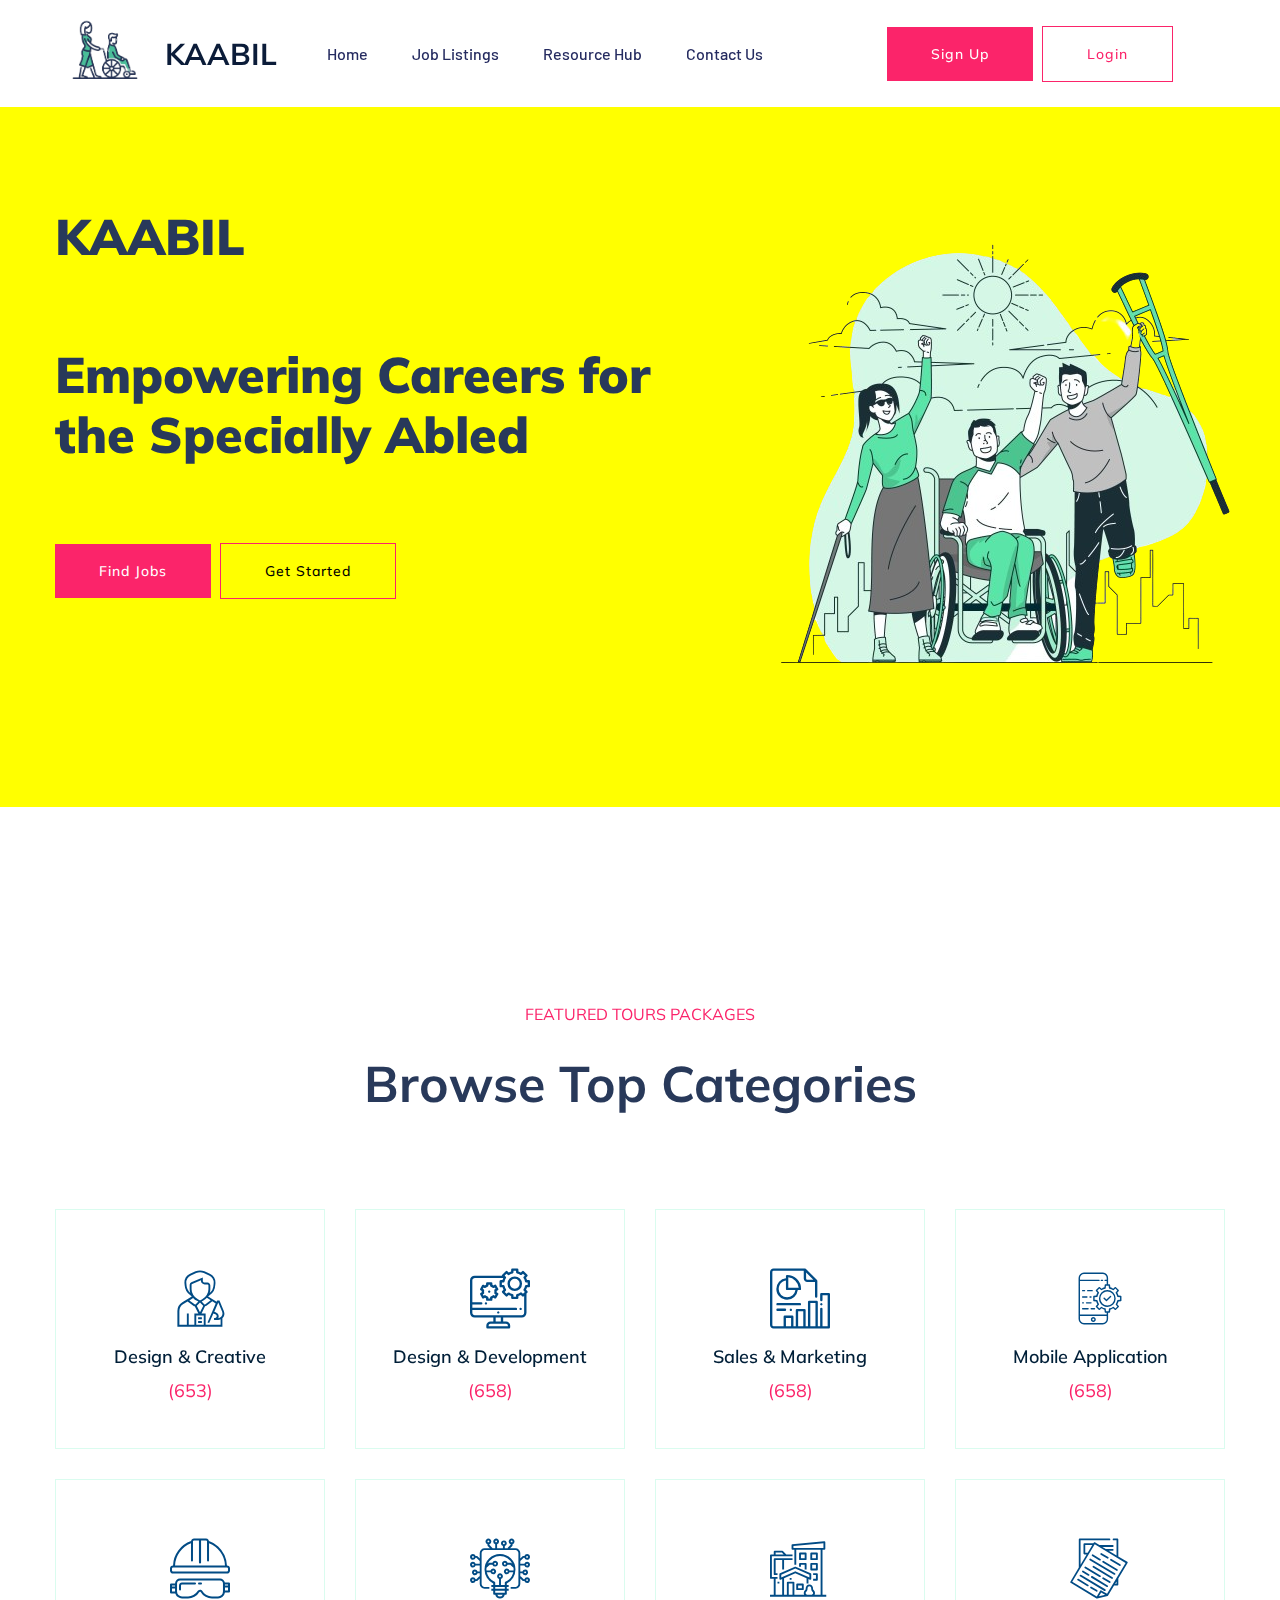
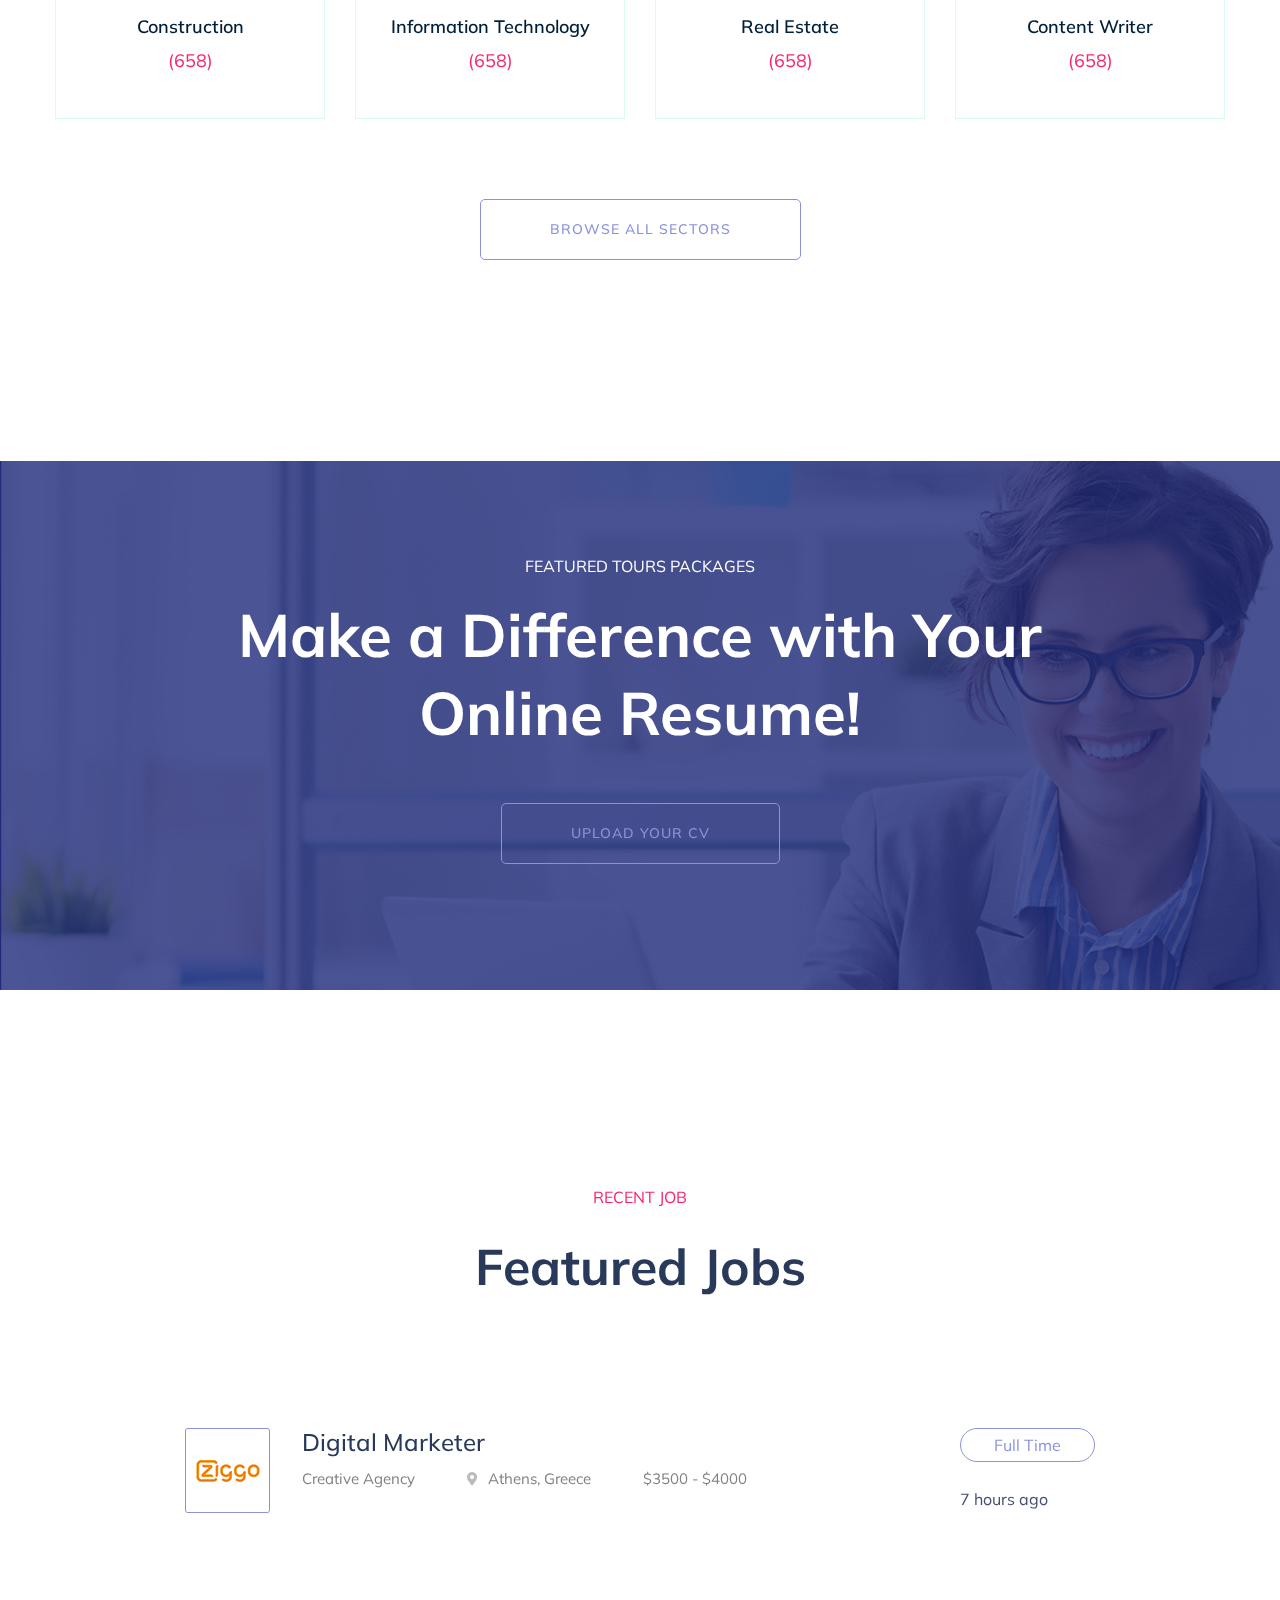
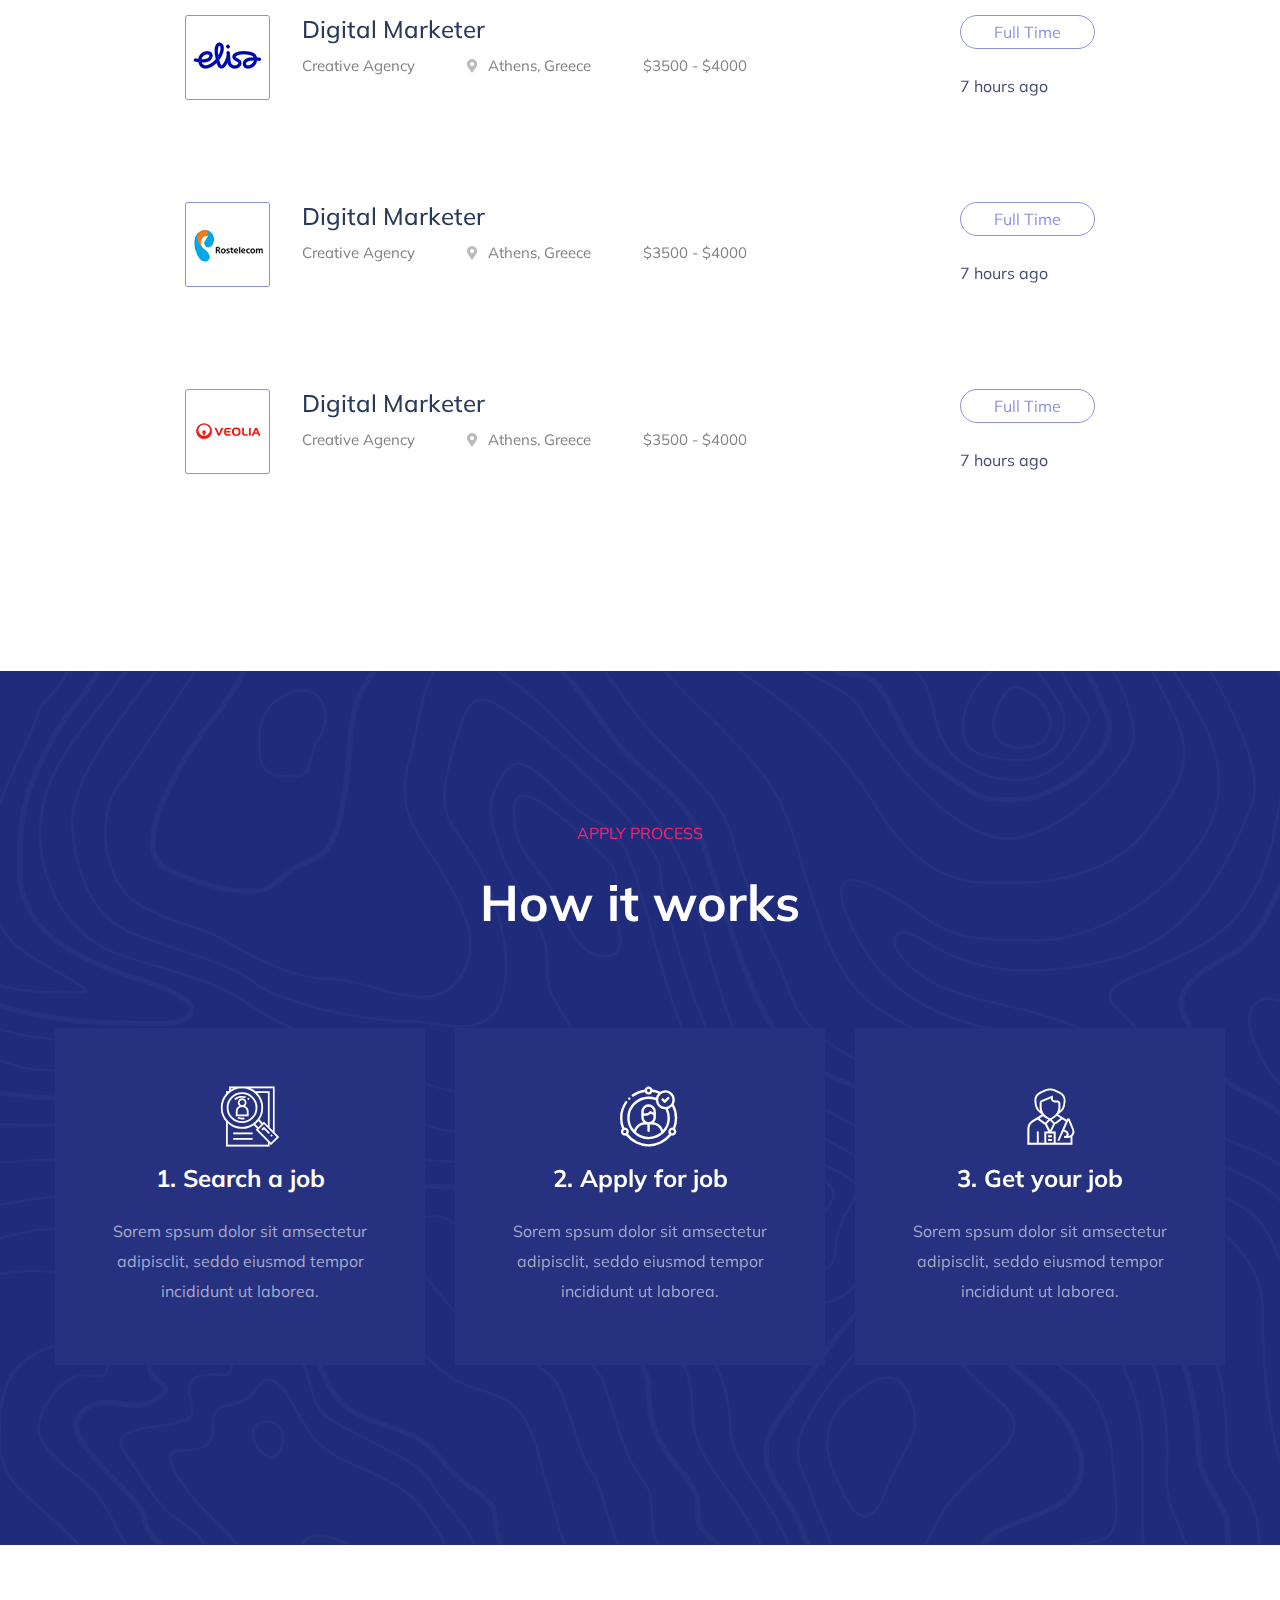
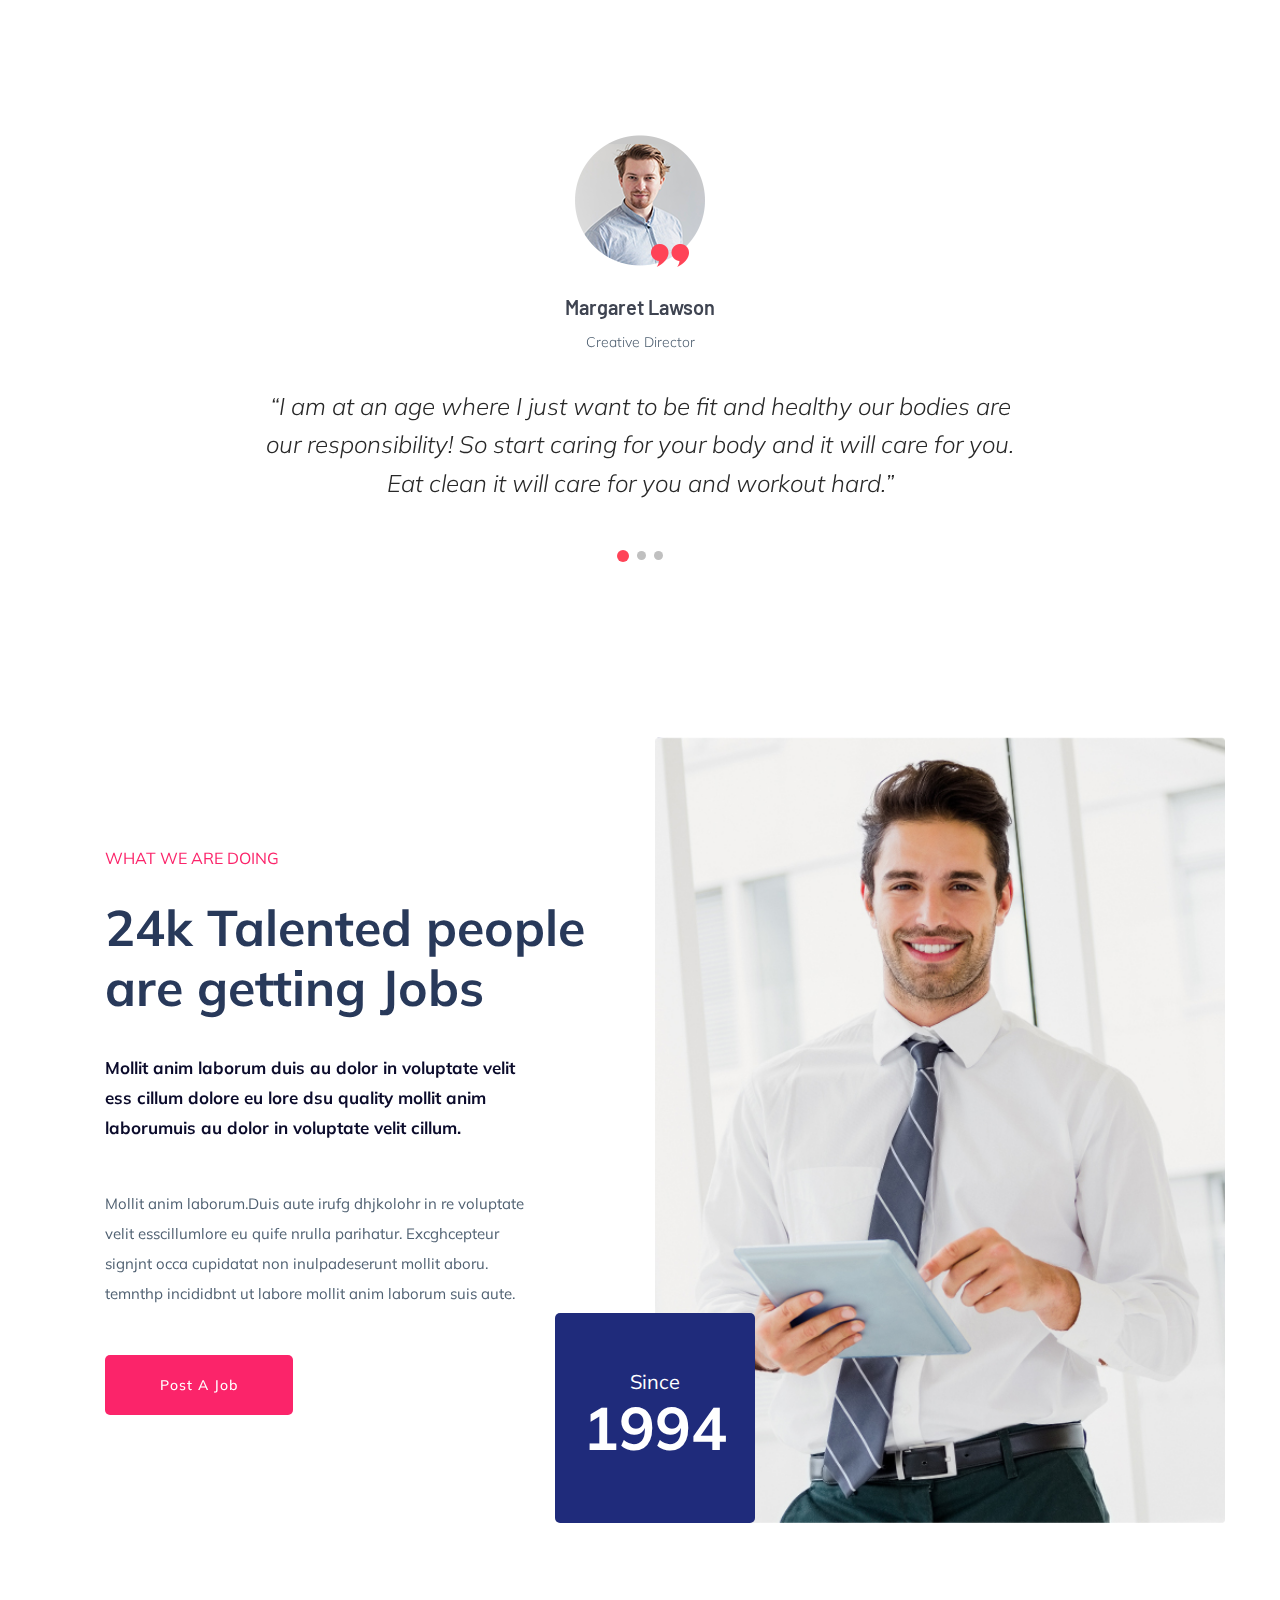
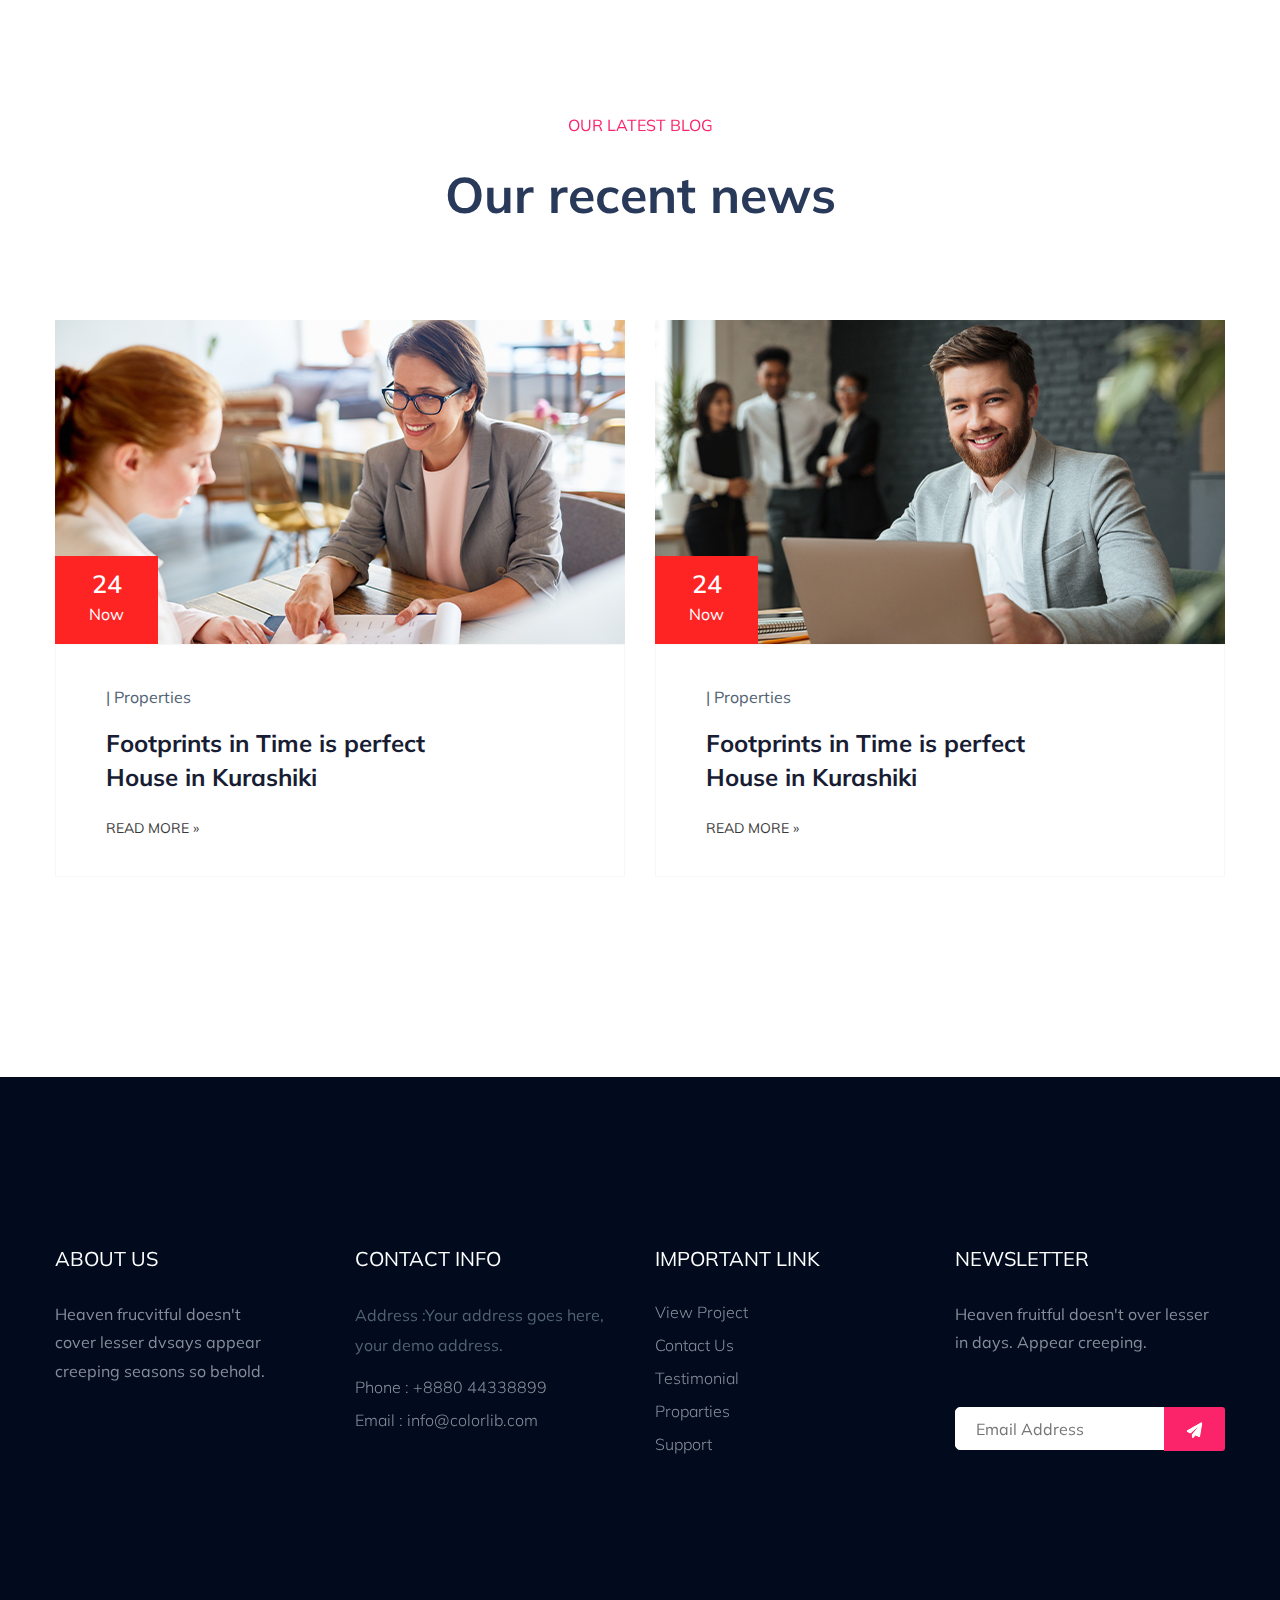
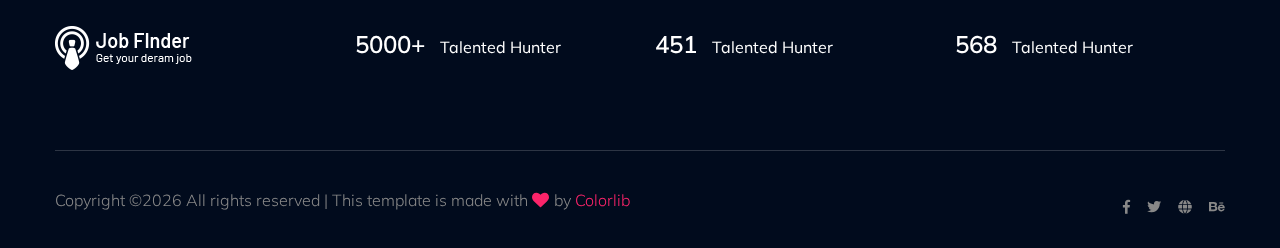
<file: jobfinderportal-master/index.html>
<!doctype html>
<html class="no-js" lang="zxx">
    <head>
        <meta charset="utf-8">
        <meta http-equiv="x-ua-compatible" content="ie=edge">
         <title>Kaabil</title>
        <meta name="description" content="">
        <meta name="viewport" content="width=device-width, initial-scale=1">
        <link rel="manifest" href="site.webmanifest">
		<link rel="shortcut icon" type="image/x-icon" href="assets/img/favicon.ico">

		<!-- CSS here -->
            <link rel="stylesheet" href="assets/css/bootstrap.min.css">
            <link rel="stylesheet" href="assets/css/owl.carousel.min.css">
            <link rel="stylesheet" href="assets/css/flaticon.css">
            <link rel="stylesheet" href="assets/css/price_rangs.css">
            <link rel="stylesheet" href="assets/css/slicknav.css">
            <link rel="stylesheet" href="assets/css/animate.min.css">
            <link rel="stylesheet" href="assets/css/magnific-popup.css">
            <link rel="stylesheet" href="assets/css/fontawesome-all.min.css">
            <link rel="stylesheet" href="assets/css/themify-icons.css">
            <link rel="stylesheet" href="assets/css/slick.css">
            <link rel="stylesheet" href="assets/css/nice-select.css">
            <link rel="stylesheet" href="assets/css/style.css">
   </head>

   <body>
    <!-- Preloader Start -->
    <div id="preloader-active">
        <div class="preloader d-flex align-items-center justify-content-center">
            <div class="preloader-inner position-relative">
                <div class="preloader-circle"></div>
                <div class="preloader-img pere-text">
                    <img src="assets/img/logo/logo.png" alt="">
                </div>
            </div>
        </div>
    </div>
    <!-- Preloader Start -->
    <header>
        <!-- Header Start -->
       <div class="header-area header-transparrent">
           <div class="headder-top header-sticky">
                <div class="container">
                    <div class="row align-items-center">
                        <div class="col-lg-2 col-md-2">
                            <!-- Logo -->
                            <div class="logo-container">
                                <a href="index.html" class="logo-link">
                                    <img src="assets/img/logo/disabled-people-help-modern-vector-line-design-icon-JTD72T-removebg-preview.png" alt="" class="logo-img">
                                    <h1 class="logo-heading">KAABIL</h1>
                                </a>
                            </div>
                            
                            
                        </div>
                        <div class="col-lg-10 col-md-9">
                            <div class="menu-wrapper">
                                <!-- Main-menu -->
                                <div class="main-menu">
                                    <nav class="d-none d-lg-block">
                                        <ul id="navigation">
                                            <li><a href="index.html">Home</a></li>
                                            <li><a href="job_listing.html">Job Listings</a></li>
                                            <li><a href="#">Resource Hub</a>
                                                <ul class="submenu">
                                                    <li><a href="blog.html">Articles</a></li>
                                                    <li><a href="single-blog.html">Guidance</a></li>
                                                    <li><a href="elements.html">Legal Rights & Support</a></li>
                                                </ul>
                                            </li>
                                            <li><a href="contact.html">Contact Us</a></li>
                                        </ul>
                                    </nav>
                                </div>          
                                <!-- Header-btn -->
                                <div class="header-btn d-none f-right d-lg-block">
                                    <a href="../colorlib-regform-7/signup.html" class="btn head-btn1">Sign Up</a>
                                    <a href="../colorlib-regform-7/signin.html" class="btn head-btn2">Login</a>
                                </div>
                            </div>
                        </div>
                        <!-- Mobile Menu -->
                        <div class="col-12">
                            <div class="mobile_menu d-block d-lg-none"></div>
                        </div>
                    </div>
                </div>
           </div>
       </div>
        <!-- Header End -->
    </header>
    <main>

        <!-- slider Area Start-->
        <div class="slider-area">
            <!-- Mobile Menu -->
            <div class="slider-active">
                <div class="single-slider slider-height d-flex align-items-center" style="background: yellow;">
                    <div class="container">
                        <div class="row">
                            <div class="col-xl-7 col-lg-9 col-md-5">
                                <div class="hero__caption">
                                    <h1>KAABIL</h1>
                                    <h1>Empowering Careers for the Specially Abled</h1>
                                </div>
                                    <!-- form -->
                                    <!-- <form action="#" class="search-box">
                                        <div class="input-form">
                                            <input type="text" placeholder="Job Title or keyword">
                                        </div>
                                        <div class="select-form">
                                            <div class="select-itms">
                                                <select name="select" id="select1">
                                                    <option value="">Location BD</option>
                                                    <option value="">Location PK</option>
                                                    <option value="">Location US</option>
                                                    <option value="">Location UK</option>
                                                </select>
                                            </div>
                                        </div>
                                        <div class="search-form">
                                            <a href="#">Find job</a>
                                        </div>
                                    </form> -->
                                    <a href="job_listing.html" class="btn head-btn1" style="color: white;">Find Jobs</a>
                                    <a href="#" class="btn head-btn2"  style="color: black;">Get Started</a>
                            </div>
                            <!-- Adjusted the column class for the image -->
                            <div class="col-xl-5 col-lg-3 col-md-5">
                                <div class="hero__image">
                                    <img src="./assets/img/4512026-removebg-preview.png" alt="Image Description">
                                </div>
                            </div>
                            <!-- Adjusted the column class for the form -->
                            
                        </div>
                    </div>
                </div>
            </div>
        </div>
                
        
        <!-- slider Area End-->
        <!-- Our Services Start -->
        <div class="our-services section-pad-t30">
            <div class="container">
                <!-- Section Tittle -->
                <div class="row">
                    <div class="col-lg-12">
                        <div class="section-tittle text-center">
                            <span>FEATURED TOURS Packages</span>
                            <h2>Browse Top Categories </h2>
                        </div>
                    </div>
                </div>
                <div class="row d-flex justify-contnet-center">
                    <div class="col-xl-3 col-lg-3 col-md-4 col-sm-6">
                        <div class="single-services text-center mb-30">
                            <div class="services-ion">
                                <span class="flaticon-tour"></span>
                            </div>
                            <div class="services-cap">
                               <h5><a href="job_listing.html">Design & Creative</a></h5>
                                <span>(653)</span>
                            </div>
                        </div>
                    </div>
                    <div class="col-xl-3 col-lg-3 col-md-4 col-sm-6">
                        <div class="single-services text-center mb-30">
                            <div class="services-ion">
                                <span class="flaticon-cms"></span>
                            </div>
                            <div class="services-cap">
                               <h5><a href="job_listing.html">Design & Development</a></h5>
                                <span>(658)</span>
                            </div>
                        </div>
                    </div>
                    <div class="col-xl-3 col-lg-3 col-md-4 col-sm-6">
                        <div class="single-services text-center mb-30">
                            <div class="services-ion">
                                <span class="flaticon-report"></span>
                            </div>
                            <div class="services-cap">
                               <h5><a href="job_listing.html">Sales & Marketing</a></h5>
                                <span>(658)</span>
                            </div>
                        </div>
                    </div>
                    <div class="col-xl-3 col-lg-3 col-md-4 col-sm-6">
                        <div class="single-services text-center mb-30">
                            <div class="services-ion">
                                <span class="flaticon-app"></span>
                            </div>
                            <div class="services-cap">
                               <h5><a href="job_listing.html">Mobile Application</a></h5>
                                <span>(658)</span>
                            </div>
                        </div>
                    </div>
                    <div class="col-xl-3 col-lg-3 col-md-4 col-sm-6">
                        <div class="single-services text-center mb-30">
                            <div class="services-ion">
                                <span class="flaticon-helmet"></span>
                            </div>
                            <div class="services-cap">
                               <h5><a href="job_listing.html">Construction</a></h5>
                                <span>(658)</span>
                            </div>
                        </div>
                    </div>
                    <div class="col-xl-3 col-lg-3 col-md-4 col-sm-6">
                        <div class="single-services text-center mb-30">
                            <div class="services-ion">
                                <span class="flaticon-high-tech"></span>
                            </div>
                            <div class="services-cap">
                               <h5><a href="job_listing.html">Information Technology</a></h5>
                                <span>(658)</span>
                            </div>
                        </div>
                    </div>
                    <div class="col-xl-3 col-lg-3 col-md-4 col-sm-6">
                        <div class="single-services text-center mb-30">
                            <div class="services-ion">
                                <span class="flaticon-real-estate"></span>
                            </div>
                            <div class="services-cap">
                               <h5><a href="job_listing.html">Real Estate</a></h5>
                                <span>(658)</span>
                            </div>
                        </div>
                    </div>
                    <div class="col-xl-3 col-lg-3 col-md-4 col-sm-6">
                        <div class="single-services text-center mb-30">
                            <div class="services-ion">
                                <span class="flaticon-content"></span>
                            </div>
                            <div class="services-cap">
                               <h5><a href="job_listing.html">Content Writer</a></h5>
                                <span>(658)</span>
                            </div>
                        </div>
                    </div>
                </div>
                <!-- More Btn -->
                <!-- Section Button -->
                <div class="row">
                    <div class="col-lg-12">
                        <div class="browse-btn2 text-center mt-50">
                            <a href="job_listing.html" class="border-btn2">Browse All Sectors</a>
                        </div>
                    </div>
                </div>
            </div>
        </div>
        <!-- Our Services End -->
        <!-- Online CV Area Start -->
         <div class="online-cv cv-bg section-overly pt-90 pb-120"  data-background="assets/img/gallery/cv_bg.jpg">
            <div class="container">
                <div class="row justify-content-center">
                    <div class="col-xl-10">
                        <div class="cv-caption text-center">
                            <p class="pera1">FEATURED TOURS Packages</p>
                            <p class="pera2"> Make a Difference with Your Online Resume!</p>
                            <a href="#" class="border-btn2 border-btn4">Upload your cv</a>
                        </div>
                    </div>
                </div>
            </div>
        </div>
        <!-- Online CV Area End-->
        <!-- Featured_job_start -->
        <section class="featured-job-area feature-padding">
            <div class="container">
                <!-- Section Tittle -->
                <div class="row">
                    <div class="col-lg-12">
                        <div class="section-tittle text-center">
                            <span>Recent Job</span>
                            <h2>Featured Jobs</h2>
                        </div>
                    </div>
                </div>
                <div class="row justify-content-center">
                    <div class="col-xl-10">
                        <!-- single-job-content -->
                        <div class="single-job-items mb-30">
                            <div class="job-items">
                                <div class="company-img">
                                    <a href="job_details.html"><img src="assets/img/icon/job-list1.png" alt=""></a>
                                </div>
                                <div class="job-tittle">
                                    <a href="job_details.html"><h4>Digital Marketer</h4></a>
                                    <ul>
                                        <li>Creative Agency</li>
                                        <li><i class="fas fa-map-marker-alt"></i>Athens, Greece</li>
                                        <li>$3500 - $4000</li>
                                    </ul>
                                </div>
                            </div>
                            <div class="items-link f-right">
                                <a href="job_details.html">Full Time</a>
                                <span>7 hours ago</span>
                            </div>
                        </div>
                        <!-- single-job-content -->
                        <div class="single-job-items mb-30">
                            <div class="job-items">
                                <div class="company-img">
                                    <a href="job_details.html"><img src="assets/img/icon/job-list2.png" alt=""></a>
                                </div>
                                <div class="job-tittle">
                                    <a href="job_details.html"><h4>Digital Marketer</h4></a>
                                    <ul>
                                        <li>Creative Agency</li>
                                        <li><i class="fas fa-map-marker-alt"></i>Athens, Greece</li>
                                        <li>$3500 - $4000</li>
                                    </ul>
                                </div>
                            </div>
                            <div class="items-link f-right">
                                <a href="job_details.html">Full Time</a>
                                <span>7 hours ago</span>
                            </div>
                        </div>
                         <!-- single-job-content -->
                        <div class="single-job-items mb-30">
                            <div class="job-items">
                                <div class="company-img">
                                    <a href="job_details.html"><img src="assets/img/icon/job-list3.png" alt=""></a>
                                </div>
                                <div class="job-tittle">
                                    <a href="job_details.html"><h4>Digital Marketer</h4></a>
                                    <ul>
                                        <li>Creative Agency</li>
                                        <li><i class="fas fa-map-marker-alt"></i>Athens, Greece</li>
                                        <li>$3500 - $4000</li>
                                    </ul>
                                </div>
                            </div>
                            <div class="items-link f-right">
                                <a href="job_details.html">Full Time</a>
                                <span>7 hours ago</span>
                            </div>
                        </div>
                         <!-- single-job-content -->
                        <div class="single-job-items mb-30">
                            <div class="job-items">
                                <div class="company-img">
                                    <a href="job_details.html"><img src="assets/img/icon/job-list4.png" alt=""></a>
                                </div>
                                <div class="job-tittle">
                                    <a href="job_details.html"><h4>Digital Marketer</h4></a>
                                    <ul>
                                        <li>Creative Agency</li>
                                        <li><i class="fas fa-map-marker-alt"></i>Athens, Greece</li>
                                        <li>$3500 - $4000</li>
                                    </ul>
                                </div>
                            </div>
                            <div class="items-link f-right">
                                <a href="job_details.html">Full Time</a>
                                <span>7 hours ago</span>
                            </div>
                        </div>
                    </div>
                </div>
            </div>
        </section>
        <!-- Featured_job_end -->
        <!-- How  Apply Process Start-->
        <div class="apply-process-area apply-bg pt-150 pb-150" data-background="assets/img/gallery/how-applybg.png">
            <div class="container">
                <!-- Section Tittle -->
                <div class="row">
                    <div class="col-lg-12">
                        <div class="section-tittle white-text text-center">
                            <span>Apply process</span>
                            <h2> How it works</h2>
                        </div>
                    </div>
                </div>
                <!-- Apply Process Caption -->
                <div class="row">
                    <div class="col-lg-4 col-md-6">
                        <div class="single-process text-center mb-30">
                            <div class="process-ion">
                                <span class="flaticon-search"></span>
                            </div>
                            <div class="process-cap">
                               <h5>1. Search a job</h5>
                               <p>Sorem spsum dolor sit amsectetur adipisclit, seddo eiusmod tempor incididunt ut laborea.</p>
                            </div>
                        </div>
                    </div>
                    <div class="col-lg-4 col-md-6">
                        <div class="single-process text-center mb-30">
                            <div class="process-ion">
                                <span class="flaticon-curriculum-vitae"></span>
                            </div>
                            <div class="process-cap">
                               <h5>2. Apply for job</h5>
                               <p>Sorem spsum dolor sit amsectetur adipisclit, seddo eiusmod tempor incididunt ut laborea.</p>
                            </div>
                        </div>
                    </div>
                    <div class="col-lg-4 col-md-6">
                        <div class="single-process text-center mb-30">
                            <div class="process-ion">
                                <span class="flaticon-tour"></span>
                            </div>
                            <div class="process-cap">
                               <h5>3. Get your job</h5>
                               <p>Sorem spsum dolor sit amsectetur adipisclit, seddo eiusmod tempor incididunt ut laborea.</p>
                            </div>
                        </div>
                    </div>
                </div>
             </div>
        </div>
        <!-- How  Apply Process End-->
        <!-- Testimonial Start -->
        <div class="testimonial-area testimonial-padding">
            <div class="container">
                <!-- Testimonial contents -->
                <div class="row d-flex justify-content-center">
                    <div class="col-xl-8 col-lg-8 col-md-10">
                        <div class="h1-testimonial-active dot-style">
                            <!-- Single Testimonial -->
                            <div class="single-testimonial text-center">
                                <!-- Testimonial Content -->
                                <div class="testimonial-caption ">
                                    <!-- founder -->
                                    <div class="testimonial-founder  ">
                                        <div class="founder-img mb-30">
                                            <img src="assets/img/testmonial/testimonial-founder.png" alt="">
                                            <span>Margaret Lawson</span>
                                            <p>Creative Director</p>
                                        </div>
                                    </div>
                                    <div class="testimonial-top-cap">
                                        <p>“I am at an age where I just want to be fit and healthy our bodies are our responsibility! So start caring for your body and it will care for you. Eat clean it will care for you and workout hard.”</p>
                                    </div>
                                </div>
                            </div>
                            <!-- Single Testimonial -->
                            <div class="single-testimonial text-center">
                                <!-- Testimonial Content -->
                                <div class="testimonial-caption ">
                                    <!-- founder -->
                                    <div class="testimonial-founder  ">
                                        <div class="founder-img mb-30">
                                            <img src="assets/img/testmonial/testimonial-founder.png" alt="">
                                            <span>Margaret Lawson</span>
                                            <p>Creative Director</p>
                                        </div>
                                    </div>
                                    <div class="testimonial-top-cap">
                                        <p>“I am at an age where I just want to be fit and healthy our bodies are our responsibility! So start caring for your body and it will care for you. Eat clean it will care for you and workout hard.”</p>
                                    </div>
                                </div>
                            </div>
                            <!-- Single Testimonial -->
                            <div class="single-testimonial text-center">
                                <!-- Testimonial Content -->
                                <div class="testimonial-caption ">
                                    <!-- founder -->
                                    <div class="testimonial-founder  ">
                                        <div class="founder-img mb-30">
                                            <img src="assets/img/testmonial/testimonial-founder.png" alt="">
                                            <span>Margaret Lawson</span>
                                            <p>Creative Director</p>
                                        </div>
                                    </div>
                                    <div class="testimonial-top-cap">
                                        <p>“I am at an age where I just want to be fit and healthy our bodies are our responsibility! So start caring for your body and it will care for you. Eat clean it will care for you and workout hard.”</p>
                                    </div>
                                </div>
                            </div>
                        </div>
                    </div>
                </div>
            </div>
        </div>
        <!-- Testimonial End -->
         <!-- Support Company Start-->
         <div class="support-company-area support-padding fix">
            <div class="container">
                <div class="row align-items-center">
                    <div class="col-xl-6 col-lg-6">
                        <div class="right-caption">
                            <!-- Section Tittle -->
                            <div class="section-tittle section-tittle2">
                                <span>What we are doing</span>
                                <h2>24k Talented people are getting Jobs</h2>
                            </div>
                            <div class="support-caption">
                                <p class="pera-top">Mollit anim laborum duis au dolor in voluptate velit ess cillum dolore eu lore dsu quality mollit anim laborumuis au dolor in voluptate velit cillum.</p>
                                <p>Mollit anim laborum.Duis aute irufg dhjkolohr in re voluptate velit esscillumlore eu quife nrulla parihatur. Excghcepteur signjnt occa cupidatat non inulpadeserunt mollit aboru. temnthp incididbnt ut labore mollit anim laborum suis aute.</p>
                                <a href="about.html" class="btn post-btn">Post a job</a>
                            </div>
                        </div>
                    </div>
                    <div class="col-xl-6 col-lg-6">
                        <div class="support-location-img">
                            <img src="assets/img/service/support-img.jpg" alt="">
                            <div class="support-img-cap text-center">
                                <p>Since</p>
                                <span>1994</span>
                            </div>
                        </div>
                    </div>
                </div>
            </div>
        </div>
        <!-- Support Company End-->
        <!-- Blog Area Start -->
        <div class="home-blog-area blog-h-padding">
            <div class="container">
                <!-- Section Tittle -->
                <div class="row">
                    <div class="col-lg-12">
                        <div class="section-tittle text-center">
                            <span>Our latest blog</span>
                            <h2>Our recent news</h2>
                        </div>
                    </div>
                </div>
                <div class="row">
                    <div class="col-xl-6 col-lg-6 col-md-6">
                        <div class="home-blog-single mb-30">
                            <div class="blog-img-cap">
                                <div class="blog-img">
                                    <img src="assets/img/blog/home-blog1.jpg" alt="">
                                    <!-- Blog date -->
                                    <div class="blog-date text-center">
                                        <span>24</span>
                                        <p>Now</p>
                                    </div>
                                </div>
                                <div class="blog-cap">
                                    <p>|   Properties</p>
                                    <h3><a href="single-blog.html">Footprints in Time is perfect House in Kurashiki</a></h3>
                                    <a href="#" class="more-btn">Read more »</a>
                                </div>
                            </div>
                        </div>
                    </div>
                    <div class="col-xl-6 col-lg-6 col-md-6">
                        <div class="home-blog-single mb-30">
                            <div class="blog-img-cap">
                                <div class="blog-img">
                                    <img src="assets/img/blog/home-blog2.jpg" alt="">
                                    <!-- Blog date -->
                                    <div class="blog-date text-center">
                                        <span>24</span>
                                        <p>Now</p>
                                    </div>
                                </div>
                                <div class="blog-cap">
                                    <p>|   Properties</p>
                                    <h3><a href="single-blog.html">Footprints in Time is perfect House in Kurashiki</a></h3>
                                    <a href="#" class="more-btn">Read more »</a>
                                </div>
                            </div>
                        </div>
                    </div>
                </div>
            </div>
        </div>
        <!-- Blog Area End -->

    </main>
    <footer>
        <!-- Footer Start-->
        <div class="footer-area footer-bg footer-padding">
            <div class="container">
                <div class="row d-flex justify-content-between">
                    <div class="col-xl-3 col-lg-3 col-md-4 col-sm-6">
                       <div class="single-footer-caption mb-50">
                         <div class="single-footer-caption mb-30">
                             <div class="footer-tittle">
                                 <h4>About Us</h4>
                                 <div class="footer-pera">
                                     <p>Heaven frucvitful doesn't cover lesser dvsays appear creeping seasons so behold.</p>
                                </div>
                             </div>
                         </div>

                       </div>
                    </div>
                    <div class="col-xl-3 col-lg-3 col-md-4 col-sm-5">
                        <div class="single-footer-caption mb-50">
                            <div class="footer-tittle">
                                <h4>Contact Info</h4>
                                <ul>
                                    <li>
                                    <p>Address :Your address goes
                                        here, your demo address.</p>
                                    </li>
                                    <li><a href="#">Phone : +8880 44338899</a></li>
                                    <li><a href="#">Email : info@colorlib.com</a></li>
                                </ul>
                            </div>

                        </div>
                    </div>
                    <div class="col-xl-3 col-lg-3 col-md-4 col-sm-5">
                        <div class="single-footer-caption mb-50">
                            <div class="footer-tittle">
                                <h4>Important Link</h4>
                                <ul>
                                    <li><a href="#"> View Project</a></li>
                                    <li><a href="#">Contact Us</a></li>
                                    <li><a href="#">Testimonial</a></li>
                                    <li><a href="#">Proparties</a></li>
                                    <li><a href="#">Support</a></li>
                                </ul>
                            </div>
                        </div>
                    </div>
                    <div class="col-xl-3 col-lg-3 col-md-4 col-sm-5">
                        <div class="single-footer-caption mb-50">
                            <div class="footer-tittle">
                                <h4>Newsletter</h4>
                                <div class="footer-pera footer-pera2">
                                 <p>Heaven fruitful doesn't over lesser in days. Appear creeping.</p>
                             </div>
                             <!-- Form -->
                             <div class="footer-form" >
                                 <div id="mc_embed_signup">
                                     <form target="_blank" action="https://spondonit.us12.list-manage.com/subscribe/post?u=1462626880ade1ac87bd9c93a&amp;id=92a4423d01"
                                     method="get" class="subscribe_form relative mail_part">
                                         <input type="email" name="email" id="newsletter-form-email" placeholder="Email Address"
                                         class="placeholder hide-on-focus" onfocus="this.placeholder = ''"
                                         onblur="this.placeholder = ' Email Address '">
                                         <div class="form-icon">
                                             <button type="submit" name="submit" id="newsletter-submit"
                                             class="email_icon newsletter-submit button-contactForm"><img src="assets/img/icon/form.png" alt=""></button>
                                         </div>
                                         <div class="mt-10 info"></div>
                                     </form>
                                 </div>
                             </div>
                            </div>
                        </div>
                    </div>
                </div>
               <!--  -->
               <div class="row footer-wejed justify-content-between">
                    <div class="col-xl-3 col-lg-3 col-md-4 col-sm-6">
                        <!-- logo -->
                        <div class="footer-logo mb-20">
                        <a href="index.html"><img src="assets/img/logo/logo2_footer.png" alt=""></a>
                        </div>
                    </div>
                    <div class="col-xl-3 col-lg-3 col-md-4 col-sm-5">
                    <div class="footer-tittle-bottom">
                        <span>5000+</span>
                        <p>Talented Hunter</p>
                    </div>
                    </div>
                    <div class="col-xl-3 col-lg-3 col-md-4 col-sm-5">
                        <div class="footer-tittle-bottom">
                            <span>451</span>
                            <p>Talented Hunter</p>
                        </div>
                    </div>
                    <div class="col-xl-3 col-lg-3 col-md-4 col-sm-5">
                        <!-- Footer Bottom Tittle -->
                        <div class="footer-tittle-bottom">
                            <span>568</span>
                            <p>Talented Hunter</p>
                        </div>
                    </div>
               </div>
            </div>
        </div>
        <!-- footer-bottom area -->
        <div class="footer-bottom-area footer-bg">
            <div class="container">
                <div class="footer-border">
                     <div class="row d-flex justify-content-between align-items-center">
                         <div class="col-xl-10 col-lg-10 ">
                             <div class="footer-copy-right">
                                 <p><!-- Link back to Colorlib can't be removed. Template is licensed under CC BY 3.0. -->
  Copyright &copy;<script>document.write(new Date().getFullYear());</script> All rights reserved | This template is made with <i class="fa fa-heart" aria-hidden="true"></i> by <a href="https://colorlib.com" target="_blank">Colorlib</a>
  <!-- Link back to Colorlib can't be removed. Template is licensed under CC BY 3.0. --></p>
                             </div>
                         </div>
                         <div class="col-xl-2 col-lg-2">
                             <div class="footer-social f-right">
                                 <a href="#"><i class="fab fa-facebook-f"></i></a>
                                 <a href="#"><i class="fab fa-twitter"></i></a>
                                 <a href="#"><i class="fas fa-globe"></i></a>
                                 <a href="#"><i class="fab fa-behance"></i></a>
                             </div>
                         </div>
                     </div>
                </div>
            </div>
        </div>
        <!-- Footer End-->
    </footer>

  <!-- JS here -->
	
		<!-- All JS Custom Plugins Link Here here -->
        <script src="./assets/js/vendor/modernizr-3.5.0.min.js"></script>
		<!-- Jquery, Popper, Bootstrap -->
		<script src="./assets/js/vendor/jquery-1.12.4.min.js"></script>
        <script src="./assets/js/popper.min.js"></script>
        <script src="./assets/js/bootstrap.min.js"></script>
	    <!-- Jquery Mobile Menu -->
        <script src="./assets/js/jquery.slicknav.min.js"></script>

		<!-- Jquery Slick , Owl-Carousel Plugins -->
        <script src="./assets/js/owl.carousel.min.js"></script>
        <script src="./assets/js/slick.min.js"></script>
        <script src="./assets/js/price_rangs.js"></script>
        
		<!-- One Page, Animated-HeadLin -->
        <script src="./assets/js/wow.min.js"></script>
		<script src="./assets/js/animated.headline.js"></script>
        <script src="./assets/js/jquery.magnific-popup.js"></script>

		<!-- Scrollup, nice-select, sticky -->
        <script src="./assets/js/jquery.scrollUp.min.js"></script>
        <script src="./assets/js/jquery.nice-select.min.js"></script>
		<script src="./assets/js/jquery.sticky.js"></script>
        
        <!-- contact js -->
        <script src="./assets/js/contact.js"></script>
        <script src="./assets/js/jquery.form.js"></script>
        <script src="./assets/js/jquery.validate.min.js"></script>
        <script src="./assets/js/mail-script.js"></script>
        <script src="./assets/js/jquery.ajaxchimp.min.js"></script>
        
		<!-- Jquery Plugins, main Jquery -->	
        <script src="./assets/js/plugins.js"></script>
        <script src="./assets/js/main.js"></script>
        
    </body>
</html>
</file>
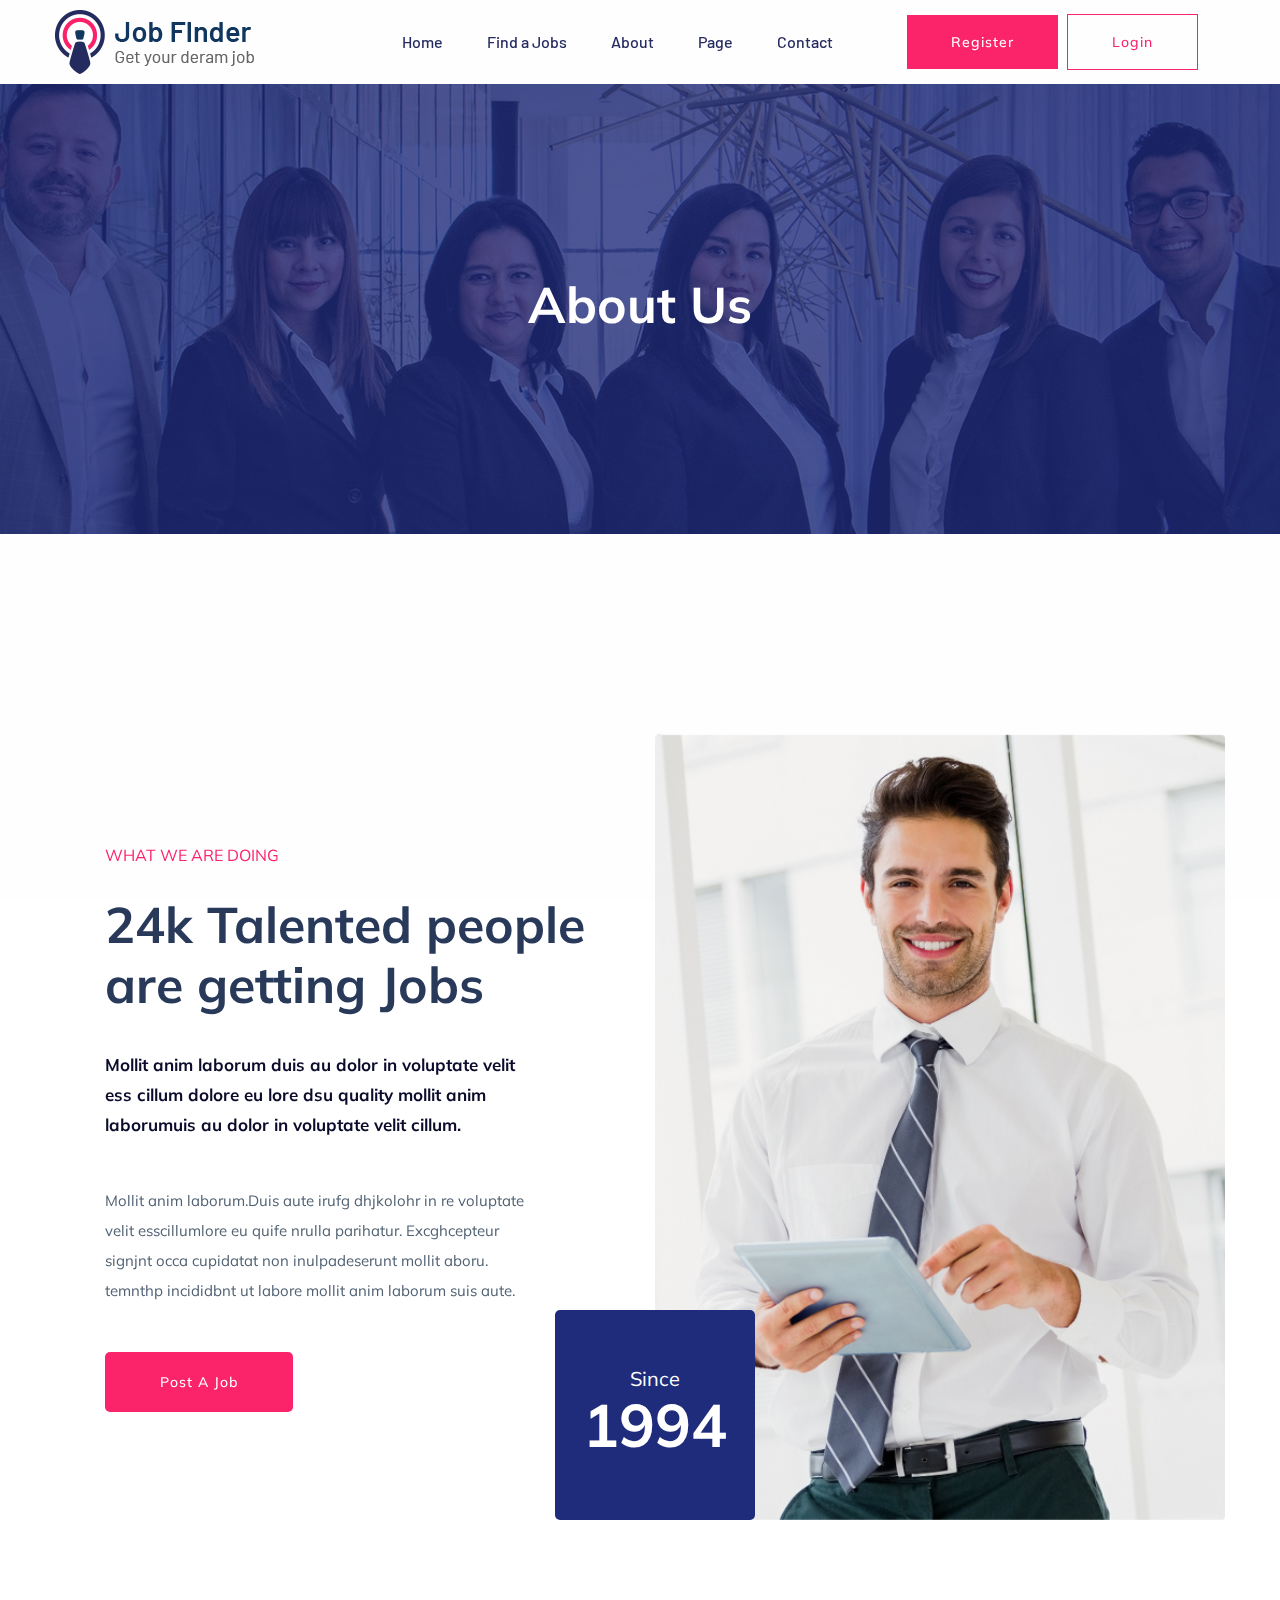
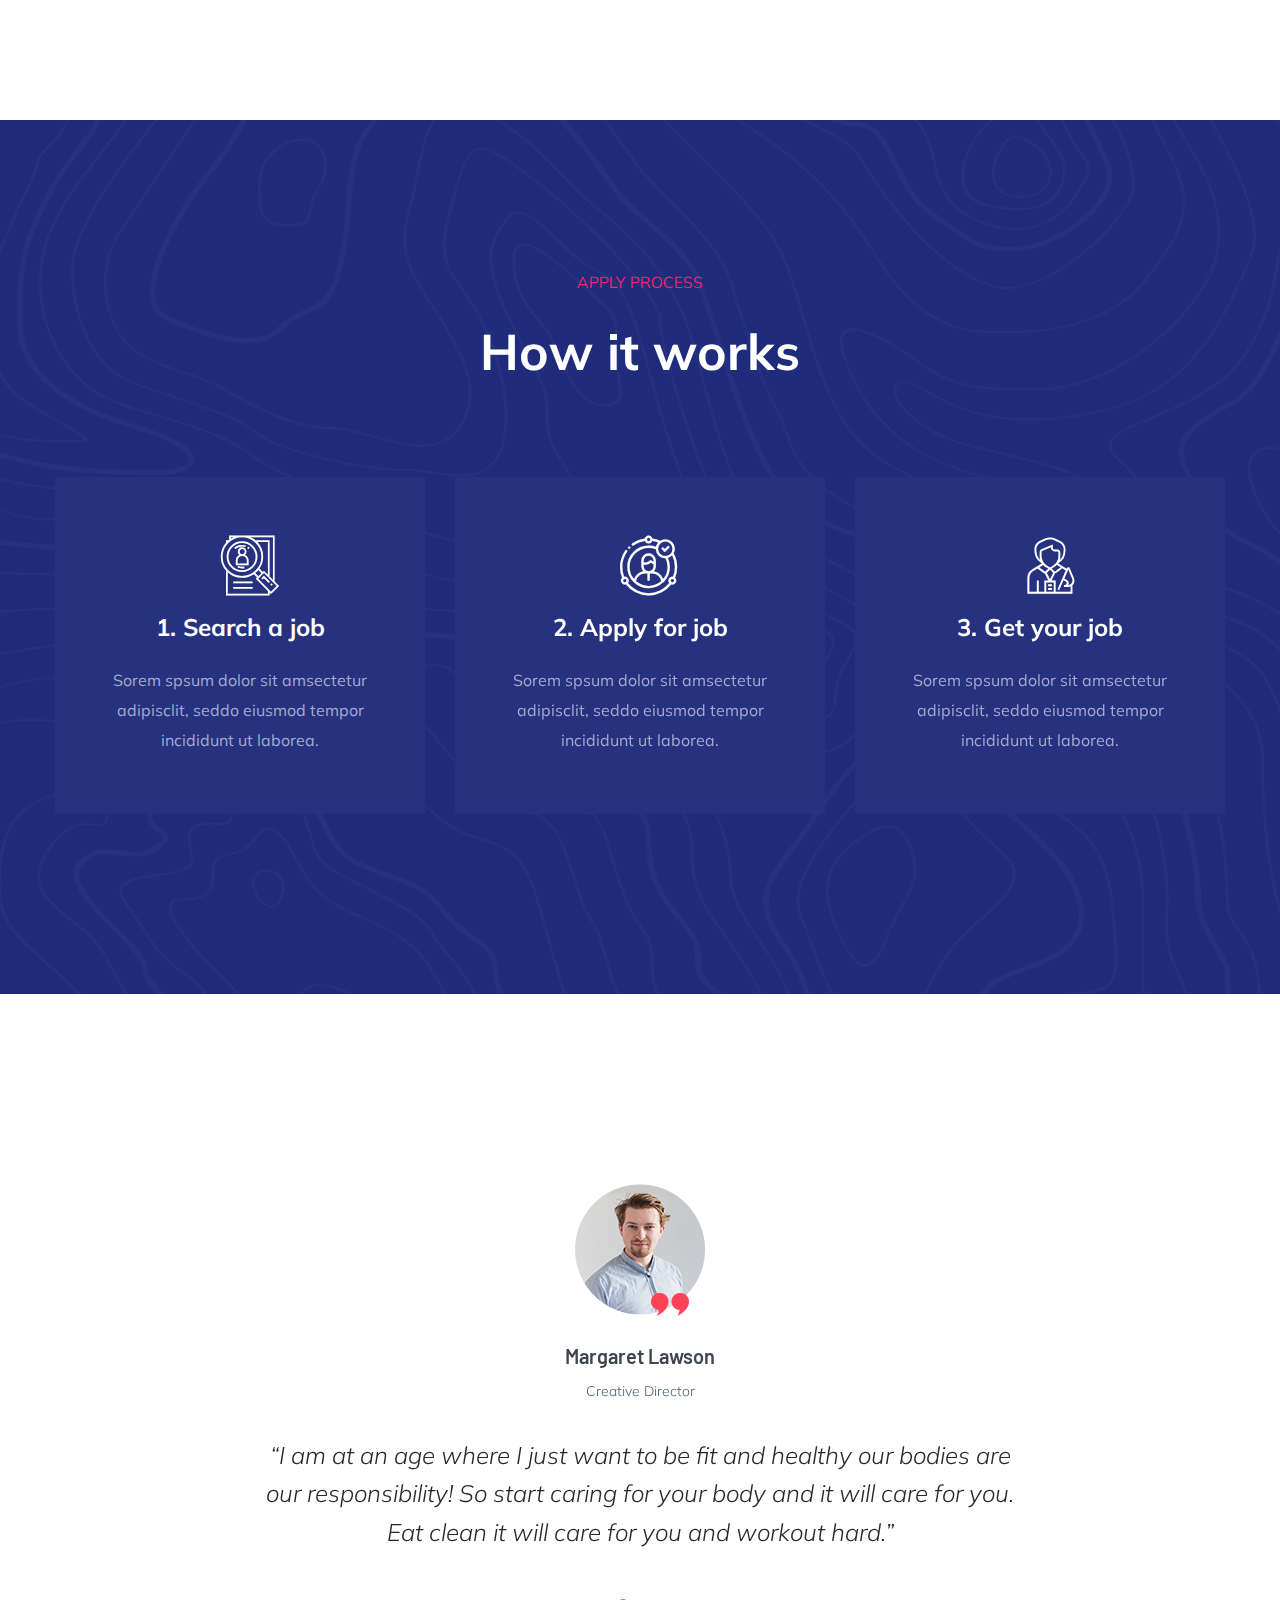
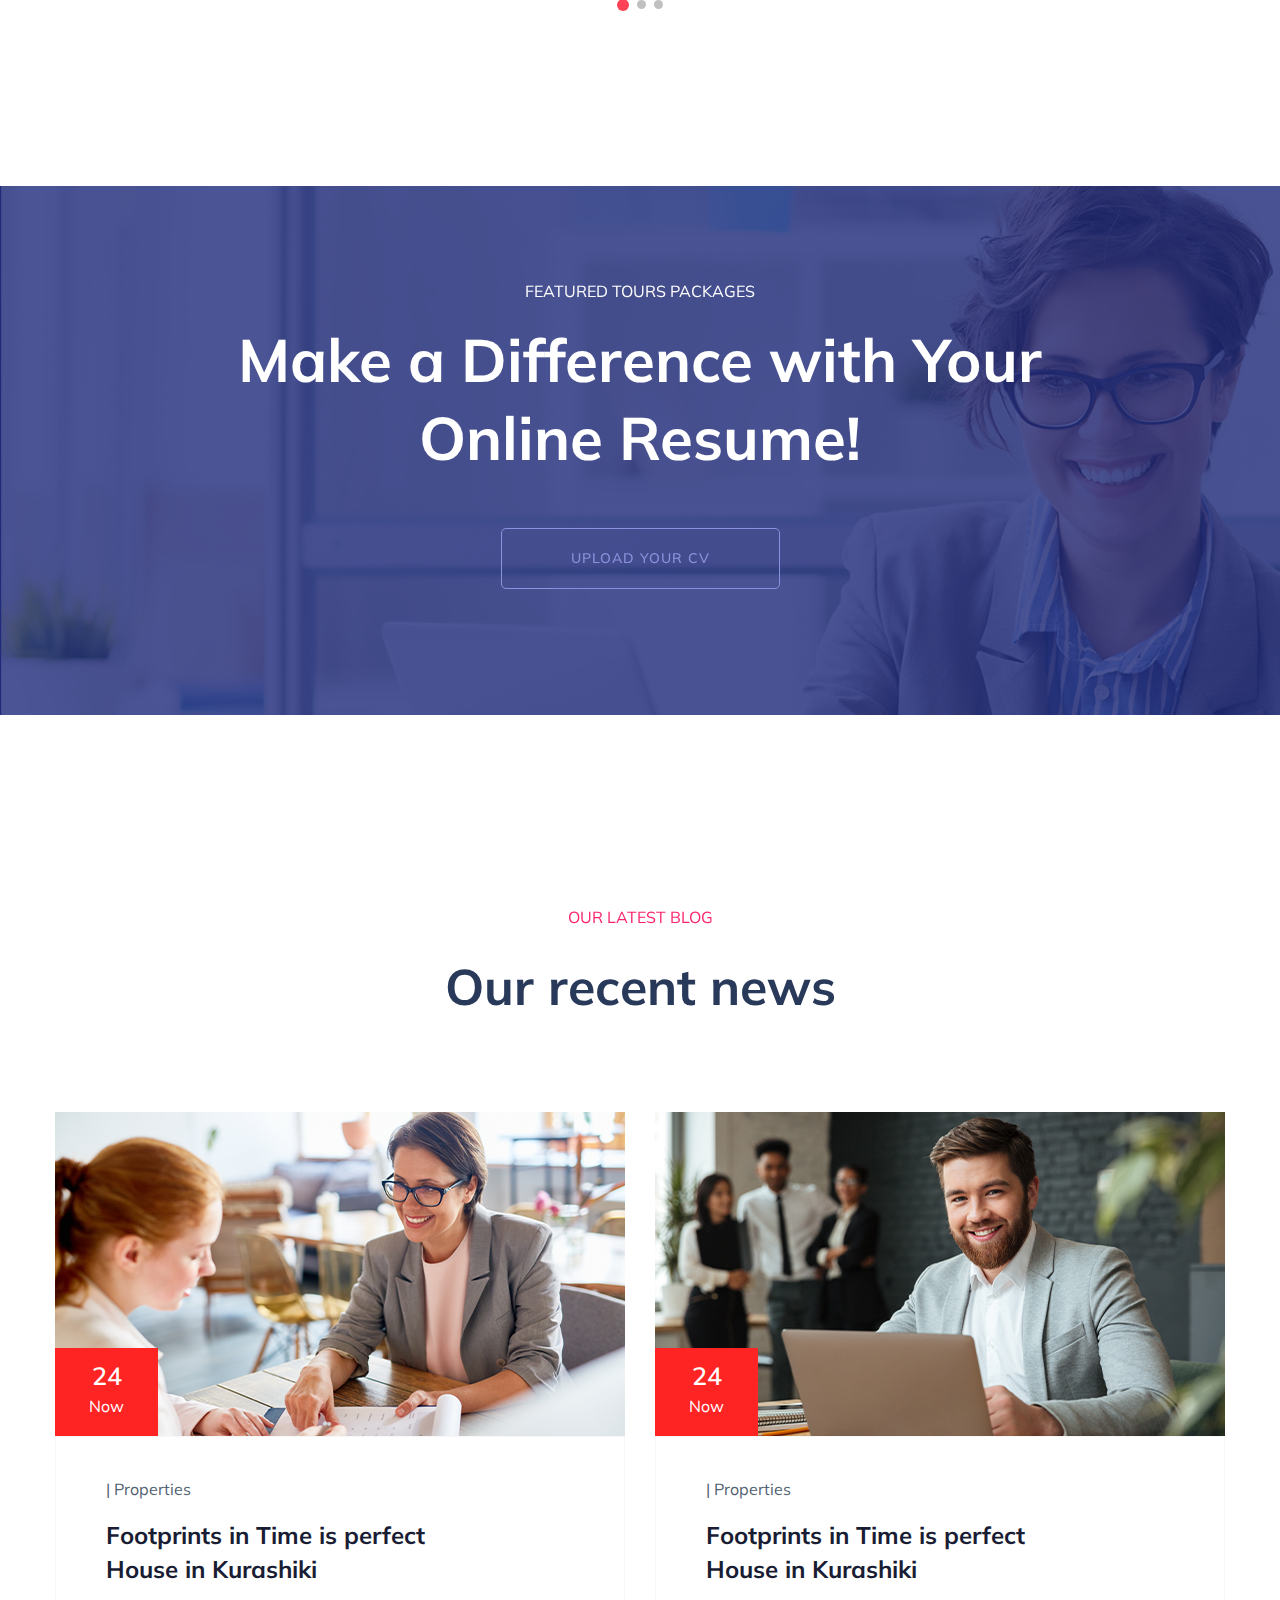
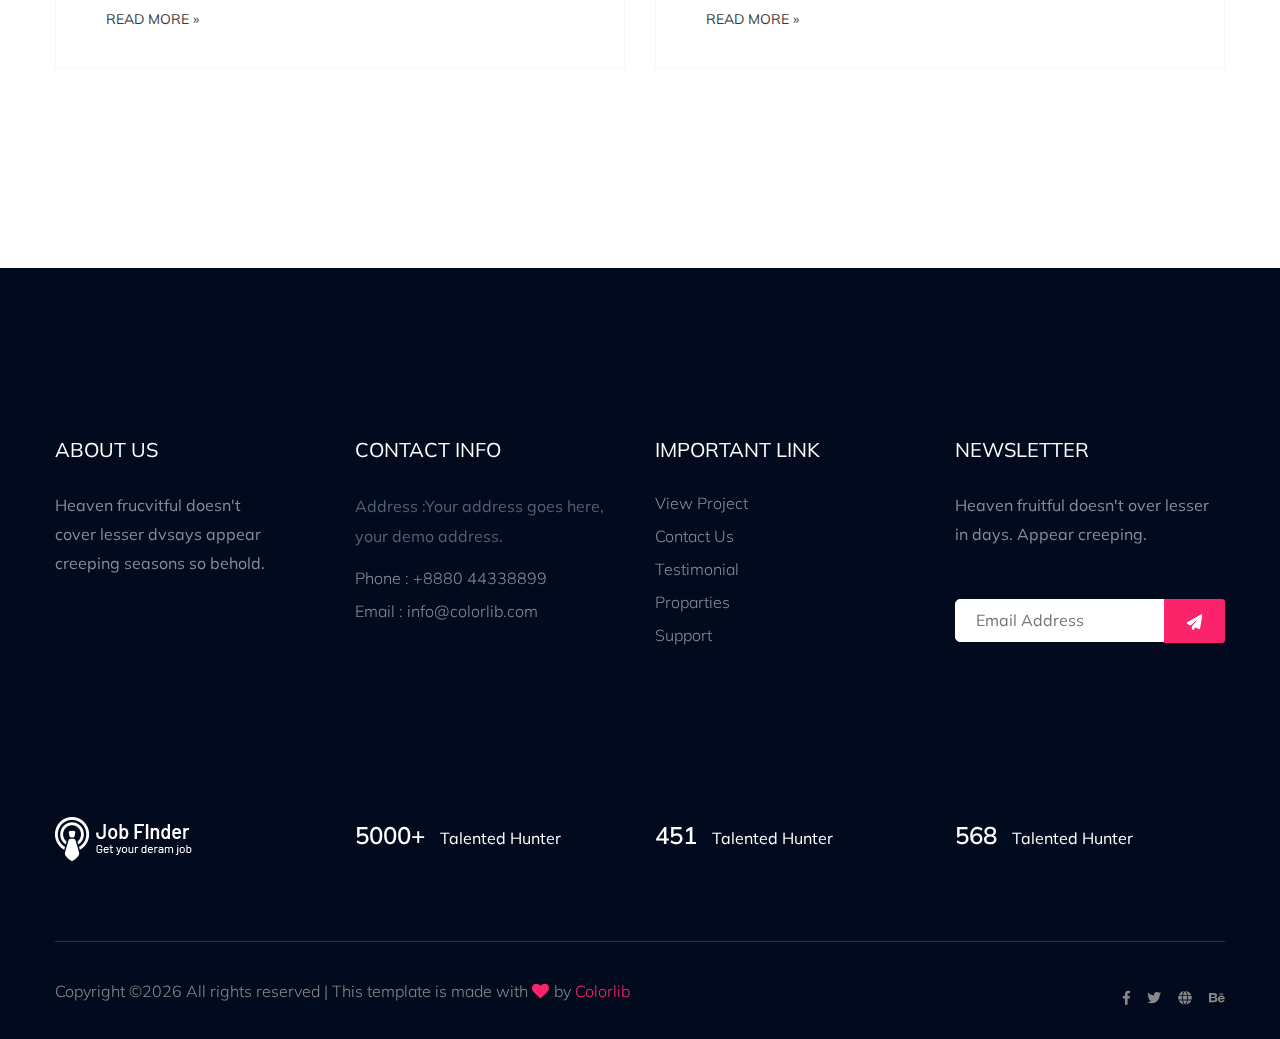
<file: jobfinderportal-master/about.html>
<!doctype html>
<html class="no-js" lang="zxx">
    <head>
        <meta charset="utf-8">
        <meta http-equiv="x-ua-compatible" content="ie=edge">
        <title>Job board HTML-5 Template </title>
        <meta name="description" content="">
        <meta name="viewport" content="width=device-width, initial-scale=1">
        <link rel="manifest" href="site.webmanifest">
		<link rel="shortcut icon" type="image/x-icon" href="assets/img/favicon.ico">

		<!-- CSS here -->
            <link rel="stylesheet" href="assets/css/bootstrap.min.css">
            <link rel="stylesheet" href="assets/css/owl.carousel.min.css">
            <link rel="stylesheet" href="assets/css/flaticon.css">
            <link rel="stylesheet" href="assets/css/price_rangs.css">
            <link rel="stylesheet" href="assets/css/slicknav.css">
            <link rel="stylesheet" href="assets/css/animate.min.css">
            <link rel="stylesheet" href="assets/css/magnific-popup.css">
            <link rel="stylesheet" href="assets/css/fontawesome-all.min.css">
            <link rel="stylesheet" href="assets/css/themify-icons.css">
            <link rel="stylesheet" href="assets/css/slick.css">
            <link rel="stylesheet" href="assets/css/nice-select.css">
            <link rel="stylesheet" href="assets/css/style.css">
   </head>

   <body>
    <!-- Preloader Start -->
    <div id="preloader-active">
        <div class="preloader d-flex align-items-center justify-content-center">
            <div class="preloader-inner position-relative">
                <div class="preloader-circle"></div>
                <div class="preloader-img pere-text">
                    <img src="assets/img/logo/logo.png" alt="">
                </div>
            </div>
        </div>
    </div>
    <!-- Preloader Start -->
    <header>
        <!-- Header Start -->
       <div class="header-area header-transparrent">
           <div class="headder-top header-sticky">
                <div class="container">
                    <div class="row align-items-center">
                        <div class="col-lg-3 col-md-2">
                            <!-- Logo -->
                            <div class="logo">
                                <a href="index.html"><img src="assets/img/logo/logo.png" alt=""></a>
                            </div>  
                        </div>
                        <div class="col-lg-9 col-md-9">
                            <div class="menu-wrapper">
                                <!-- Main-menu -->
                                <div class="main-menu">
                                    <nav class="d-none d-lg-block">
                                        <ul id="navigation">
                                            <li><a href="index.html">Home</a></li>
                                            <li><a href="job_listing.html">Find a Jobs </a></li>
                                            <li><a href="about.html">About</a></li>
                                            <li><a href="#">Page</a>
                                                <ul class="submenu">
                                                    <li><a href="blog.html">Blog</a></li>
                                                    <li><a href="single-blog.html">Blog Details</a></li>
                                                    <li><a href="elements.html">Elements</a></li>
                                                    <li><a href="job_details.html">job Details</a></li>
                                                </ul>
                                            </li>
                                            <li><a href="contact.html">Contact</a></li>
                                        </ul>
                                    </nav>
                                </div>          
                                <!-- Header-btn -->
                                <div class="header-btn d-none f-right d-lg-block">
                                    <a href="#" class="btn head-btn1">Register</a>
                                    <a href="#" class="btn head-btn2">Login</a>
                                </div>
                            </div>
                        </div>
                        <!-- Mobile Menu -->
                        <div class="col-12">
                            <div class="mobile_menu d-block d-lg-none"></div>
                        </div>
                    </div>
                </div>
           </div>
       </div>
        <!-- Header End -->
    </header>
    <main>

        <!-- Hero Area Start-->
        <div class="slider-area ">
        <div class="single-slider section-overly slider-height2 d-flex align-items-center" data-background="assets/img/hero/about.jpg">
            <div class="container">
                <div class="row">
                    <div class="col-xl-12">
                        <div class="hero-cap text-center">
                            <h2>About us</h2>
                        </div>
                    </div>
                </div>
            </div>
        </div>
        </div>
        <!-- Hero Area End -->
        <!-- Support Company Start-->
        <div class="support-company-area fix section-padding2">
            <div class="container">
                <div class="row align-items-center">
                    <div class="col-xl-6 col-lg-6">
                        <div class="right-caption">
                            <!-- Section Tittle -->
                            <div class="section-tittle section-tittle2">
                                <span>What we are doing</span>
                                <h2>24k Talented people are getting Jobs</h2>
                            </div>
                            <div class="support-caption">
                                <p class="pera-top">Mollit anim laborum duis au dolor in voluptate velit ess cillum dolore eu lore dsu quality mollit anim laborumuis au dolor in voluptate velit cillum.</p>
                                <p>Mollit anim laborum.Duis aute irufg dhjkolohr in re voluptate velit esscillumlore eu quife nrulla parihatur. Excghcepteur signjnt occa cupidatat non inulpadeserunt mollit aboru. temnthp incididbnt ut labore mollit anim laborum suis aute.</p>
                                <a href="about.html" class="btn post-btn">Post a job</a>
                            </div>
                        </div>
                    </div>
                    <div class="col-xl-6 col-lg-6">
                        <div class="support-location-img">
                            <img src="assets/img/service/support-img.jpg" alt="">
                            <div class="support-img-cap text-center">
                                <p>Since</p>
                                <span>1994</span>
                            </div>
                        </div>
                    </div>
                </div>
            </div>
        </div>
        <!-- Support Company End-->
        <!-- How  Apply Process Start-->
        <div class="apply-process-area apply-bg pt-150 pb-150" data-background="assets/img/gallery/how-applybg.png">
            <div class="container">
                <!-- Section Tittle -->
                <div class="row">
                    <div class="col-lg-12">
                        <div class="section-tittle white-text text-center">
                            <span>Apply process</span>
                            <h2> How it works</h2>
                        </div>
                    </div>
                </div>
                <!-- Apply Process Caption -->
                <div class="row">
                    <div class="col-lg-4 col-md-6">
                        <div class="single-process text-center mb-30">
                            <div class="process-ion">
                                <span class="flaticon-search"></span>
                            </div>
                            <div class="process-cap">
                                <h5>1. Search a job</h5>
                            <p>Sorem spsum dolor sit amsectetur adipisclit, seddo eiusmod tempor incididunt ut laborea.</p>
                            </div>
                        </div>
                    </div>
                    <div class="col-lg-4 col-md-6">
                        <div class="single-process text-center mb-30">
                            <div class="process-ion">
                                <span class="flaticon-curriculum-vitae"></span>
                            </div>
                            <div class="process-cap">
                                <h5>2. Apply for job</h5>
                            <p>Sorem spsum dolor sit amsectetur adipisclit, seddo eiusmod tempor incididunt ut laborea.</p>
                            </div>
                        </div>
                    </div>
                    <div class="col-lg-4 col-md-6">
                        <div class="single-process text-center mb-30">
                            <div class="process-ion">
                                <span class="flaticon-tour"></span>
                            </div>
                            <div class="process-cap">
                                <h5>3. Get your job</h5>
                            <p>Sorem spsum dolor sit amsectetur adipisclit, seddo eiusmod tempor incididunt ut laborea.</p>
                            </div>
                        </div>
                    </div>
                </div>
            </div>
        </div>
        <!-- How  Apply Process End-->
        <!-- Testimonial Start -->
        <div class="testimonial-area testimonial-padding">
            <div class="container">
                <!-- Testimonial contents -->
                <div class="row d-flex justify-content-center">
                    <div class="col-xl-8 col-lg-8 col-md-10">
                        <div class="h1-testimonial-active dot-style">
                            <!-- Single Testimonial -->
                            <div class="single-testimonial text-center">
                                <!-- Testimonial Content -->
                                <div class="testimonial-caption ">
                                    <!-- founder -->
                                    <div class="testimonial-founder  ">
                                        <div class="founder-img mb-30">
                                            <img src="assets/img/testmonial/testimonial-founder.png" alt="">
                                            <span>Margaret Lawson</span>
                                            <p>Creative Director</p>
                                        </div>
                                    </div>
                                    <div class="testimonial-top-cap">
                                        <p>“I am at an age where I just want to be fit and healthy our bodies are our responsibility! So start caring for your body and it will care for you. Eat clean it will care for you and workout hard.”</p>
                                    </div>
                                </div>
                            </div>
                            <!-- Single Testimonial -->
                            <div class="single-testimonial text-center">
                                <!-- Testimonial Content -->
                                <div class="testimonial-caption ">
                                    <!-- founder -->
                                    <div class="testimonial-founder  ">
                                        <div class="founder-img mb-30">
                                            <img src="assets/img/testmonial/testimonial-founder.png" alt="">
                                            <span>Margaret Lawson</span>
                                            <p>Creative Director</p>
                                        </div>
                                    </div>
                                    <div class="testimonial-top-cap">
                                        <p>“I am at an age where I just want to be fit and healthy our bodies are our responsibility! So start caring for your body and it will care for you. Eat clean it will care for you and workout hard.”</p>
                                    </div>
                                </div>
                            </div>
                            <!-- Single Testimonial -->
                            <div class="single-testimonial text-center">
                                <!-- Testimonial Content -->
                                <div class="testimonial-caption ">
                                    <!-- founder -->
                                    <div class="testimonial-founder  ">
                                        <div class="founder-img mb-30">
                                            <img src="assets/img/testmonial/testimonial-founder.png" alt="">
                                            <span>Margaret Lawson</span>
                                            <p>Creative Director</p>
                                        </div>
                                    </div>
                                    <div class="testimonial-top-cap">
                                        <p>“I am at an age where I just want to be fit and healthy our bodies are our responsibility! So start caring for your body and it will care for you. Eat clean it will care for you and workout hard.”</p>
                                    </div>
                                </div>
                            </div>
                        </div>
                    </div>
                </div>
            </div>
        </div>
        <!-- Testimonial End -->
        <!-- Online CV Area Start -->
        <div class="online-cv cv-bg section-overly pt-90 pb-120"  data-background="assets/img/gallery/cv_bg.jpg">
            <div class="container">
                <div class="row justify-content-center">
                    <div class="col-xl-10">
                        <div class="cv-caption text-center">
                            <p class="pera1">FEATURED TOURS Packages</p>
                            <p class="pera2"> Make a Difference with Your Online Resume!</p>
                            <a href="#" class="border-btn2 border-btn4">Upload your cv</a>
                        </div>
                    </div>
                </div>
            </div>
        </div>
        <!-- Online CV Area End-->
    
        <!-- Blog Area Start -->
        <div class="home-blog-area blog-h-padding">
            <div class="container">
                <!-- Section Tittle -->
                <div class="row">
                    <div class="col-lg-12">
                        <div class="section-tittle text-center">
                            <span>Our latest blog</span>
                            <h2>Our recent news</h2>
                        </div>
                    </div>
                </div>
                <div class="row">
                    <div class="col-xl-6 col-lg-6 col-md-6">
                        <div class="home-blog-single mb-30">
                            <div class="blog-img-cap">
                                <div class="blog-img">
                                    <img src="assets/img/blog/home-blog1.jpg" alt="">
                                    <!-- Blog date -->
                                    <div class="blog-date text-center">
                                        <span>24</span>
                                        <p>Now</p>
                                    </div>
                                </div>
                                <div class="blog-cap">
                                    <p>|   Properties</p>
                                    <h3><a href="single-blog.html">Footprints in Time is perfect House in Kurashiki</a></h3>
                                    <a href="#" class="more-btn">Read more »</a>
                                </div>
                            </div>
                        </div>
                    </div>
                    <div class="col-xl-6 col-lg-6 col-md-6">
                        <div class="home-blog-single mb-30">
                            <div class="blog-img-cap">
                                <div class="blog-img">
                                    <img src="assets/img/blog/home-blog2.jpg" alt="">
                                    <!-- Blog date -->
                                    <div class="blog-date text-center">
                                        <span>24</span>
                                        <p>Now</p>
                                    </div>
                                </div>
                                <div class="blog-cap">
                                    <p>|   Properties</p>
                                    <h3><a href="single-blog.html">Footprints in Time is perfect House in Kurashiki</a></h3>
                                    <a href="#" class="more-btn">Read more »</a>
                                </div>
                            </div>
                        </div>
                    </div>
                </div>
            </div>
        </div>
        <!-- Blog Area End -->

    </main>
    <footer>
        <!-- Footer Start-->
        <div class="footer-area footer-bg footer-padding">
            <div class="container">
                <div class="row d-flex justify-content-between">
                    <div class="col-xl-3 col-lg-3 col-md-4 col-sm-6">
                       <div class="single-footer-caption mb-50">
                         <div class="single-footer-caption mb-30">
                             <div class="footer-tittle">
                                 <h4>About Us</h4>
                                 <div class="footer-pera">
                                     <p>Heaven frucvitful doesn't cover lesser dvsays appear creeping seasons so behold.</p>
                                </div>
                             </div>
                         </div>

                       </div>
                    </div>
                    <div class="col-xl-3 col-lg-3 col-md-4 col-sm-5">
                        <div class="single-footer-caption mb-50">
                            <div class="footer-tittle">
                                <h4>Contact Info</h4>
                                <ul>
                                    <li>
                                    <p>Address :Your address goes
                                        here, your demo address.</p>
                                    </li>
                                    <li><a href="#">Phone : +8880 44338899</a></li>
                                    <li><a href="#">Email : info@colorlib.com</a></li>
                                </ul>
                            </div>

                        </div>
                    </div>
                    <div class="col-xl-3 col-lg-3 col-md-4 col-sm-5">
                        <div class="single-footer-caption mb-50">
                            <div class="footer-tittle">
                                <h4>Important Link</h4>
                                <ul>
                                    <li><a href="#"> View Project</a></li>
                                    <li><a href="#">Contact Us</a></li>
                                    <li><a href="#">Testimonial</a></li>
                                    <li><a href="#">Proparties</a></li>
                                    <li><a href="#">Support</a></li>
                                </ul>
                            </div>
                        </div>
                    </div>
                    <div class="col-xl-3 col-lg-3 col-md-4 col-sm-5">
                        <div class="single-footer-caption mb-50">
                            <div class="footer-tittle">
                                <h4>Newsletter</h4>
                                <div class="footer-pera footer-pera2">
                                 <p>Heaven fruitful doesn't over lesser in days. Appear creeping.</p>
                             </div>
                             <!-- Form -->
                             <div class="footer-form" >
                                 <div id="mc_embed_signup">
                                     <form target="_blank" action="https://spondonit.us12.list-manage.com/subscribe/post?u=1462626880ade1ac87bd9c93a&amp;id=92a4423d01"
                                     method="get" class="subscribe_form relative mail_part">
                                         <input type="email" name="email" id="newsletter-form-email" placeholder="Email Address"
                                         class="placeholder hide-on-focus" onfocus="this.placeholder = ''"
                                         onblur="this.placeholder = ' Email Address '">
                                         <div class="form-icon">
                                             <button type="submit" name="submit" id="newsletter-submit"
                                             class="email_icon newsletter-submit button-contactForm"><img src="assets/img/icon/form.png" alt=""></button>
                                         </div>
                                         <div class="mt-10 info"></div>
                                     </form>
                                 </div>
                             </div>
                            </div>
                        </div>
                    </div>
                </div>
               <!--  -->
               <div class="row footer-wejed justify-content-between">
                       <div class="col-xl-3 col-lg-3 col-md-4 col-sm-6">
                          <!-- logo -->
                          <div class="footer-logo mb-20">
                            <a href="index.html"><img src="assets/img/logo/logo2_footer.png" alt=""></a>
                          </div>
                       </div>
                       <div class="col-xl-3 col-lg-3 col-md-4 col-sm-5">
                        <div class="footer-tittle-bottom">
                            <span>5000+</span>
                            <p>Talented Hunter</p>
                        </div>
                       </div>
                       <div class="col-xl-3 col-lg-3 col-md-4 col-sm-5">
                            <div class="footer-tittle-bottom">
                                <span>451</span>
                                <p>Talented Hunter</p>
                            </div>
                       </div>
                       <div class="col-xl-3 col-lg-3 col-md-4 col-sm-5">
                            <!-- Footer Bottom Tittle -->
                            <div class="footer-tittle-bottom">
                                <span>568</span>
                                <p>Talented Hunter</p>
                            </div>
                       </div>
               </div>
            </div>
        </div>
        <!-- footer-bottom area -->
        <div class="footer-bottom-area footer-bg">
            <div class="container">
                <div class="footer-border">
                     <div class="row d-flex justify-content-between align-items-center">
                         <div class="col-xl-10 col-lg-10 ">
                             <div class="footer-copy-right">
                                 <p><!-- Link back to Colorlib can't be removed. Template is licensed under CC BY 3.0. -->
  Copyright &copy;<script>document.write(new Date().getFullYear());</script> All rights reserved | This template is made with <i class="fa fa-heart" aria-hidden="true"></i> by <a href="https://colorlib.com" target="_blank">Colorlib</a>
  <!-- Link back to Colorlib can't be removed. Template is licensed under CC BY 3.0. --></p>
                             </div>
                         </div>
                         <div class="col-xl-2 col-lg-2">
                             <div class="footer-social f-right">
                                 <a href="#"><i class="fab fa-facebook-f"></i></a>
                                 <a href="#"><i class="fab fa-twitter"></i></a>
                                 <a href="#"><i class="fas fa-globe"></i></a>
                                 <a href="#"><i class="fab fa-behance"></i></a>
                             </div>
                         </div>
                     </div>
                </div>
            </div>
        </div>
        <!-- Footer End-->
    </footer>

	<!-- JS here -->
	
		<!-- All JS Custom Plugins Link Here here -->
        <script src="./assets/js/vendor/modernizr-3.5.0.min.js"></script>
		<!-- Jquery, Popper, Bootstrap -->
		<script src="./assets/js/vendor/jquery-1.12.4.min.js"></script>
        <script src="./assets/js/popper.min.js"></script>
        <script src="./assets/js/bootstrap.min.js"></script>
	    <!-- Jquery Mobile Menu -->
        <script src="./assets/js/jquery.slicknav.min.js"></script>

		<!-- Jquery Slick , Owl-Carousel Plugins -->
        <script src="./assets/js/owl.carousel.min.js"></script>
        <script src="./assets/js/slick.min.js"></script>
        <script src="./assets/js/price_rangs.js"></script>
		<!-- One Page, Animated-HeadLin -->
        <script src="./assets/js/wow.min.js"></script>
		<script src="./assets/js/animated.headline.js"></script>
        <script src="./assets/js/jquery.magnific-popup.js"></script>

		<!-- Scrollup, nice-select, sticky -->
        <script src="./assets/js/jquery.scrollUp.min.js"></script>
        <script src="./assets/js/jquery.nice-select.min.js"></script>
		<script src="./assets/js/jquery.sticky.js"></script>
        
        <!-- contact js -->
        <script src="./assets/js/contact.js"></script>
        <script src="./assets/js/jquery.form.js"></script>
        <script src="./assets/js/jquery.validate.min.js"></script>
        <script src="./assets/js/mail-script.js"></script>
        <script src="./assets/js/jquery.ajaxchimp.min.js"></script>
        
		<!-- Jquery Plugins, main Jquery -->	
        <script src="./assets/js/plugins.js"></script>
        <script src="./assets/js/main.js"></script>
        
    </body>
</html>
</file>
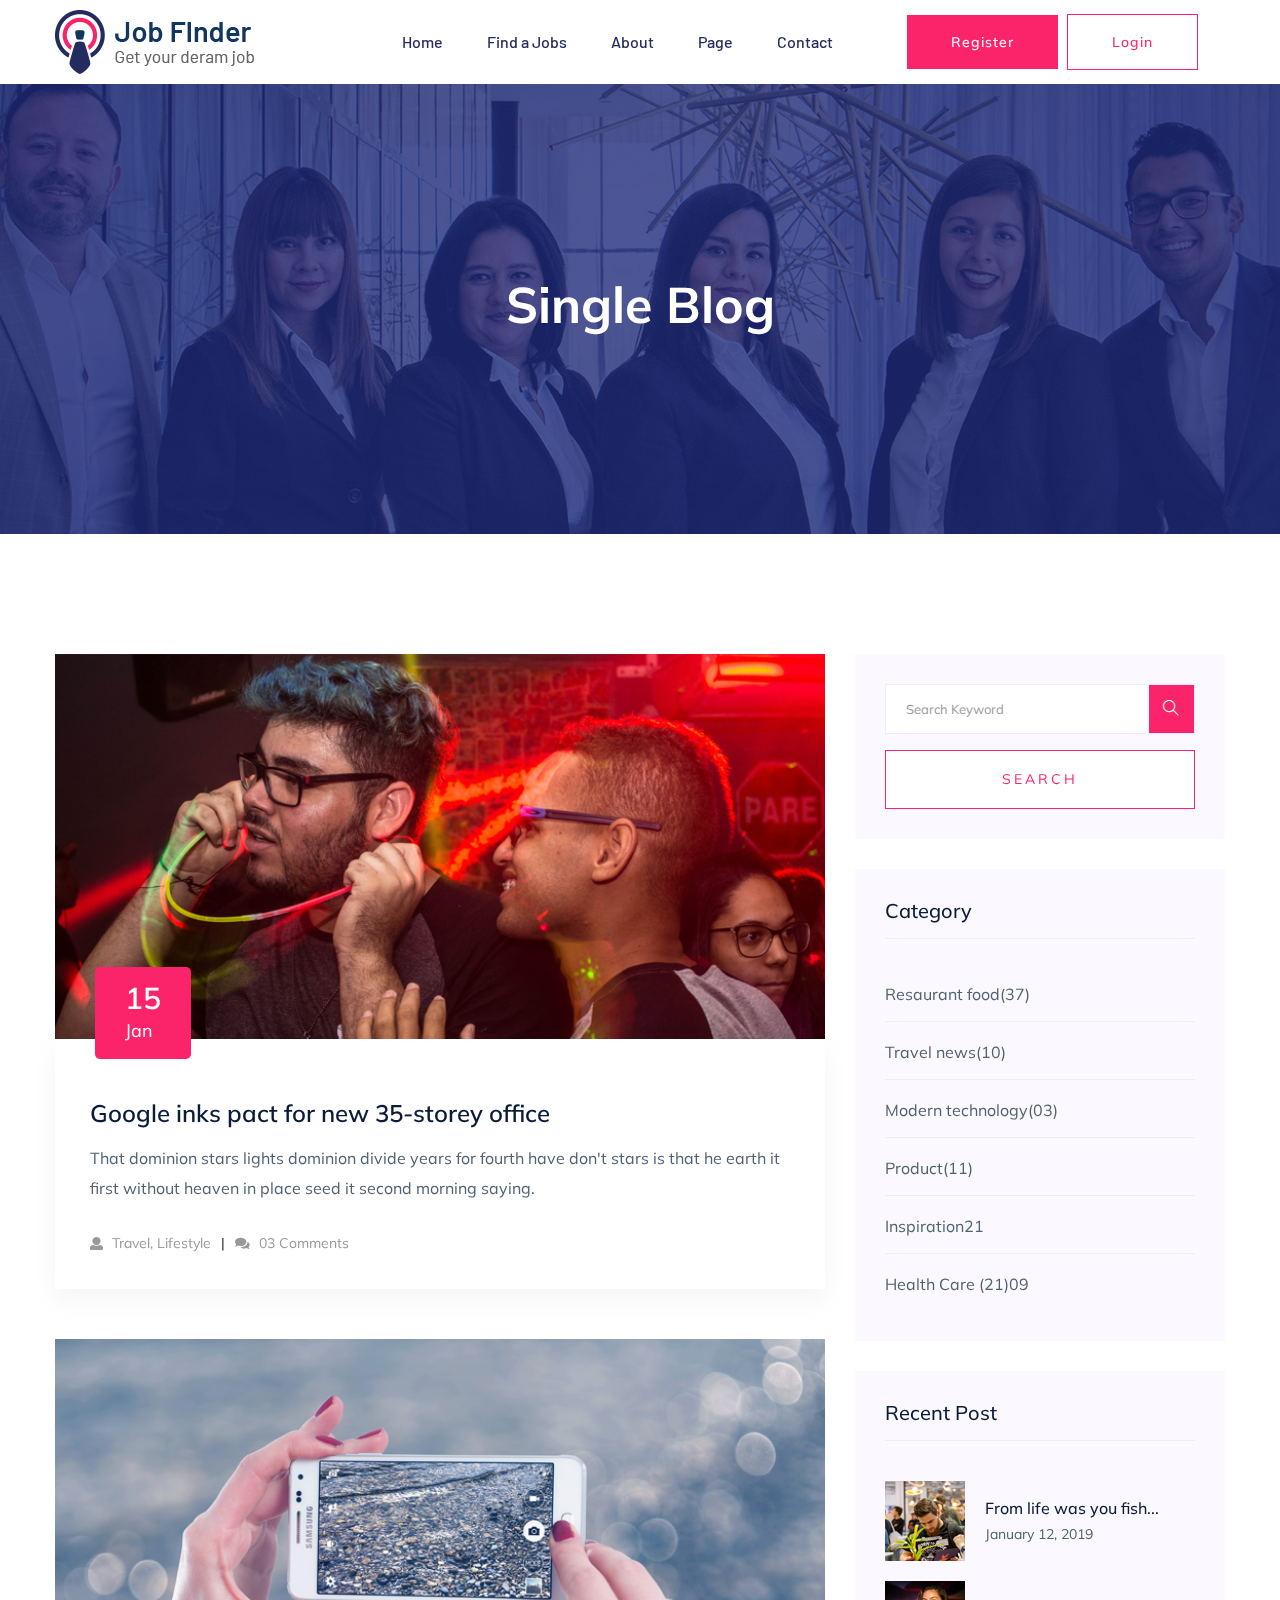
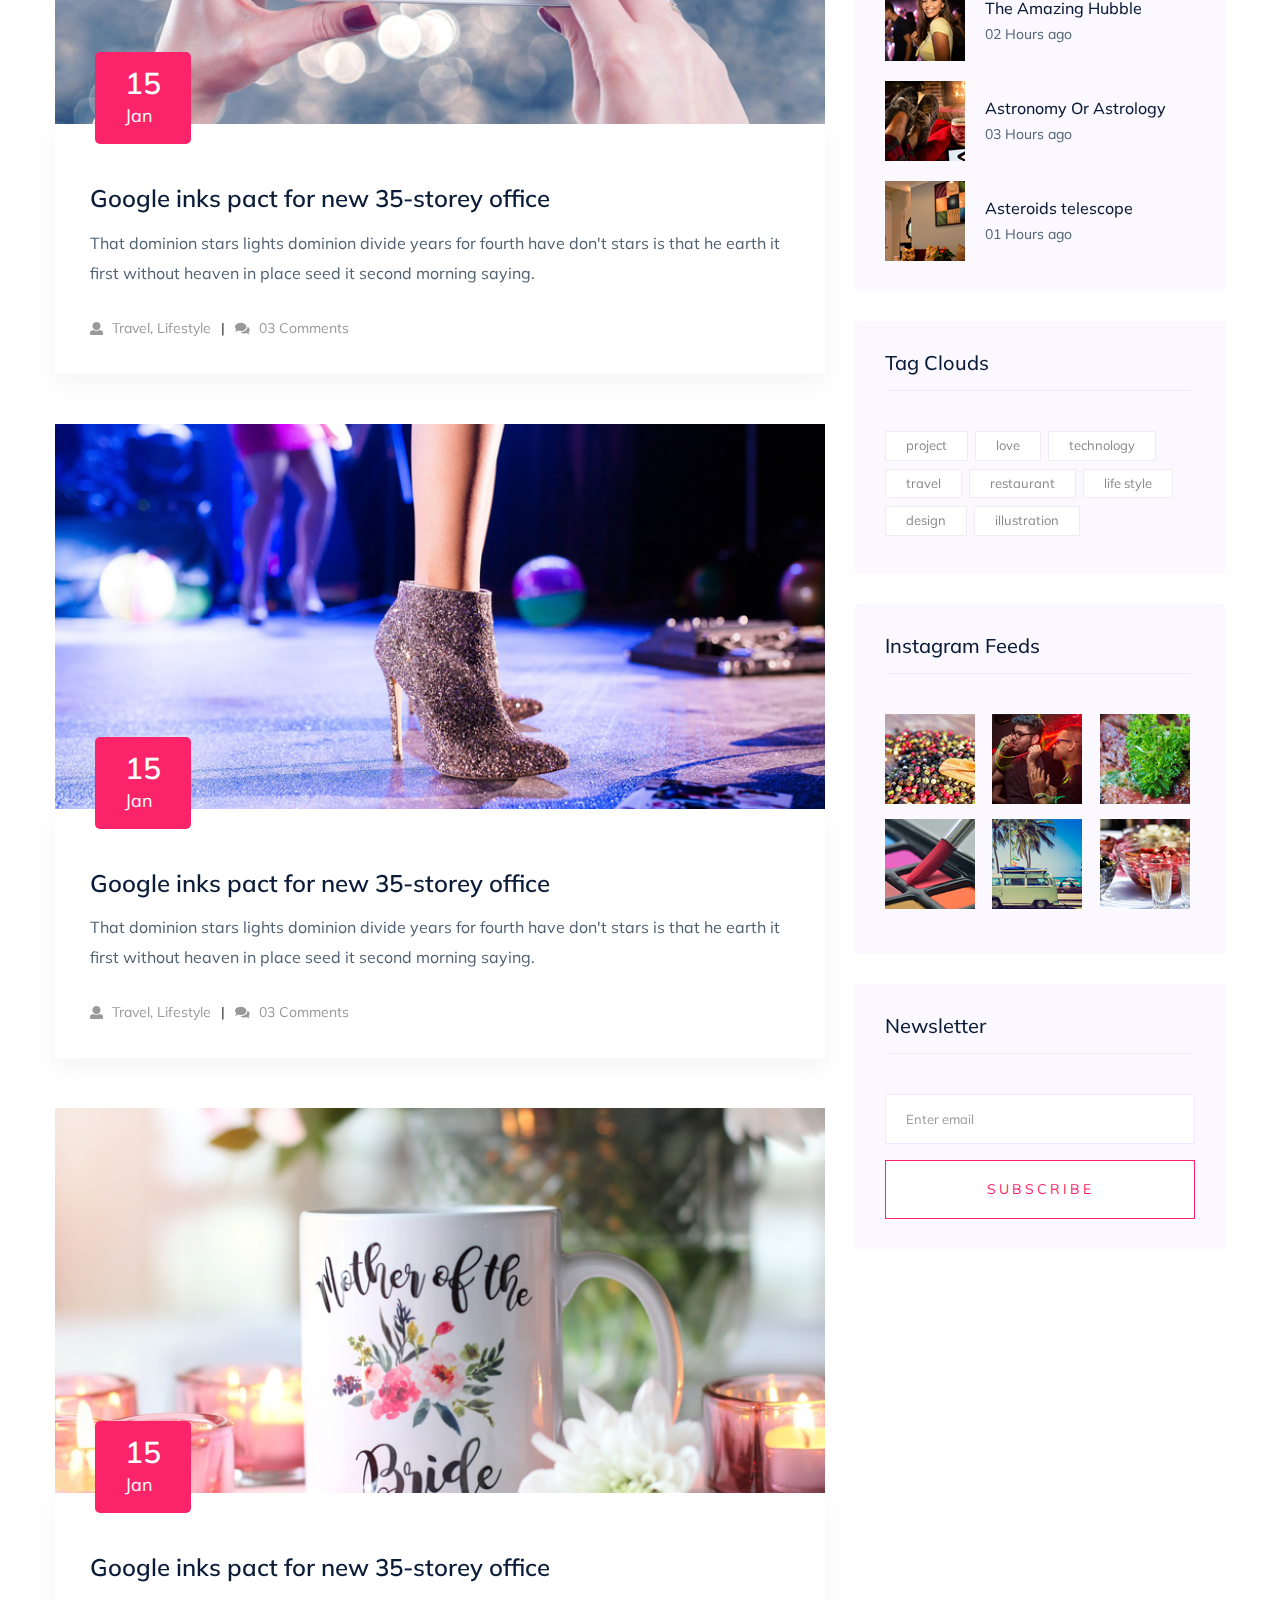
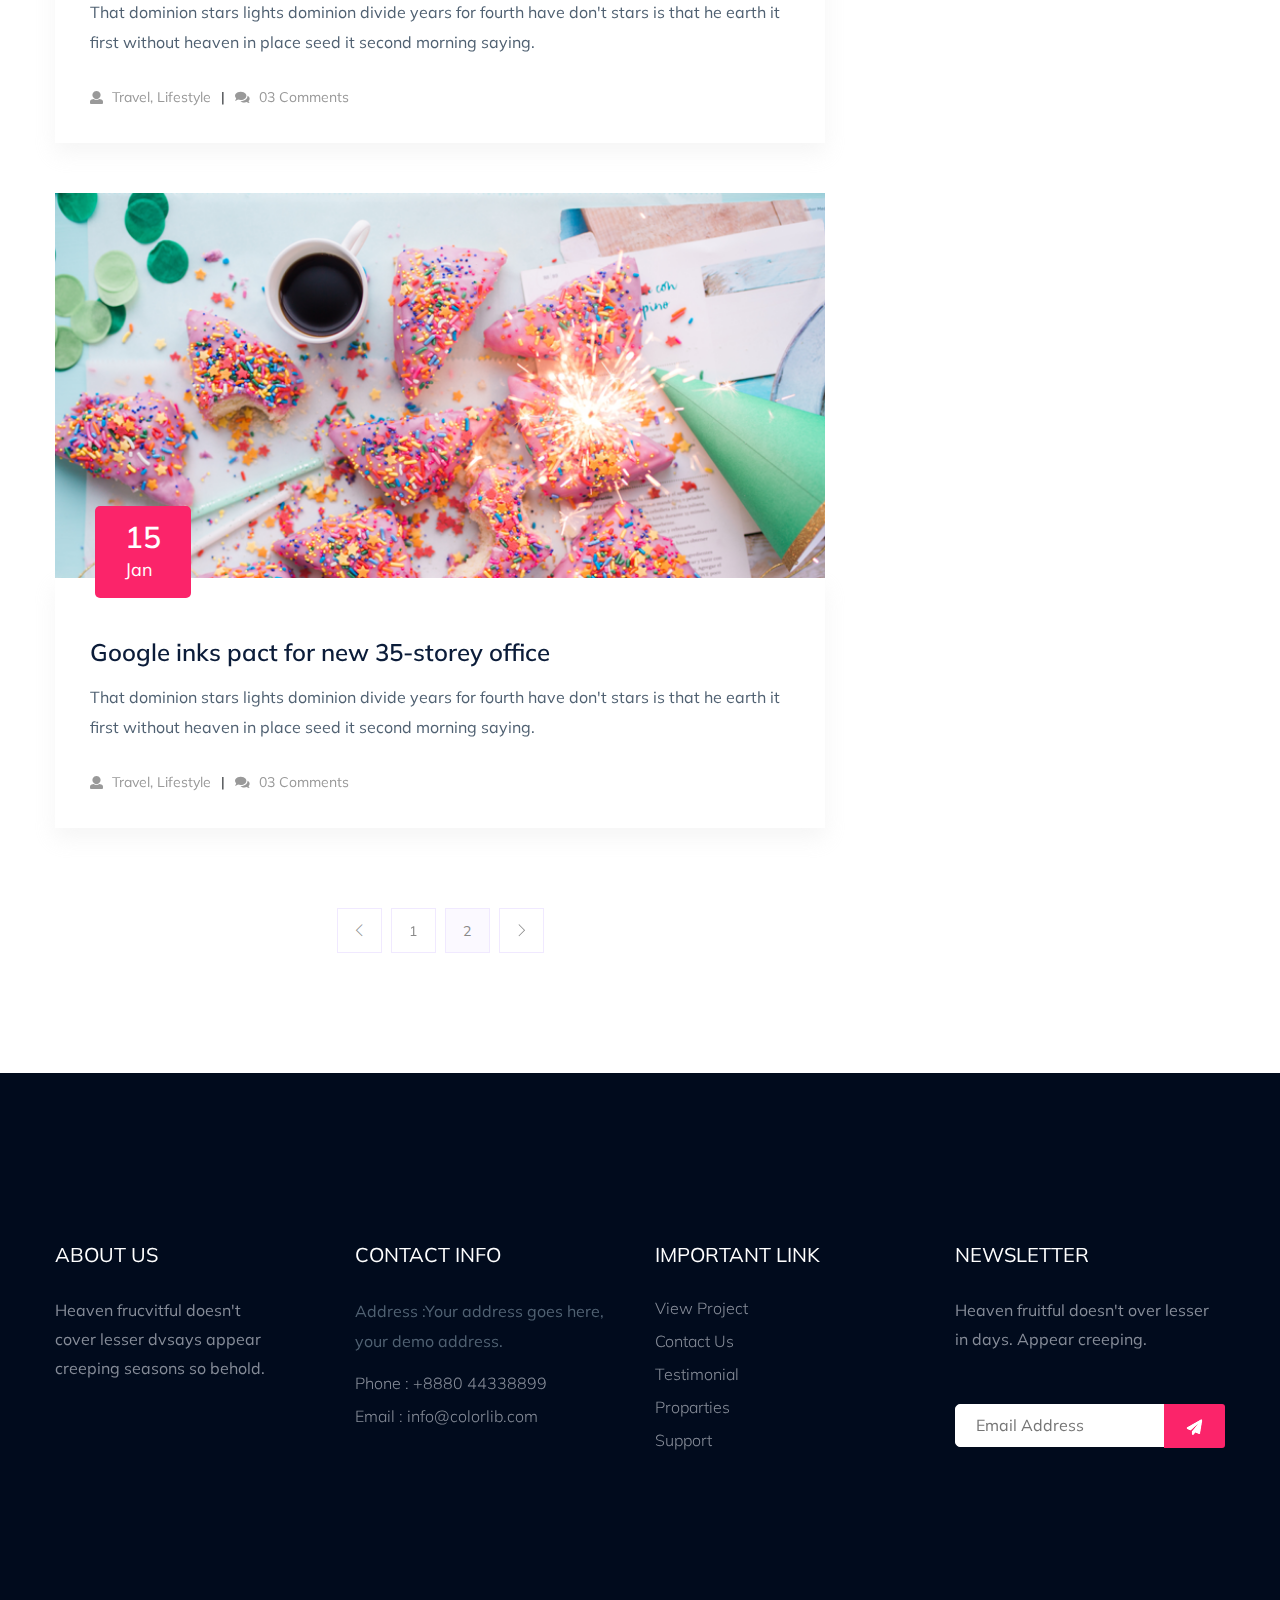
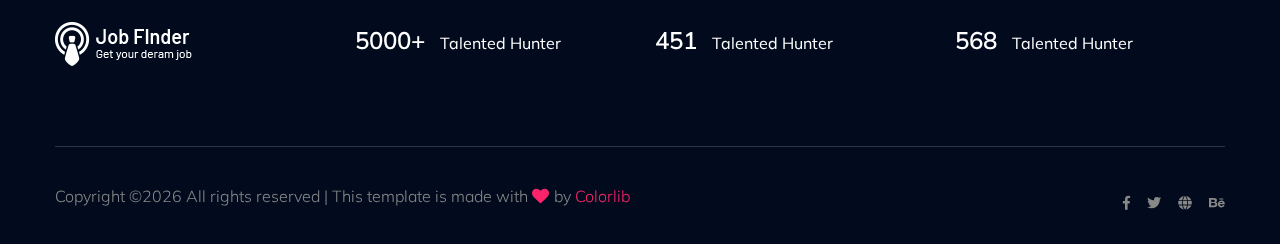
<file: jobfinderportal-master/blog.html>
<!doctype html>
<html class="no-js" lang="zxx">

<head>
    <meta charset="utf-8">
    <meta http-equiv="x-ua-compatible" content="ie=edge">
     <title>Job board HTML-5 Template </title>
    <meta name="description" content="">
    <meta name="viewport" content="width=device-width, initial-scale=1">
    <link rel="shortcut icon" type="image/x-icon" href="assets/img/favicon.png">
    
    <!-- CSS here -->
    <link rel="stylesheet" href="assets/css/bootstrap.min.css">
    <link rel="stylesheet" href="assets/css/owl.carousel.min.css">
    <link rel="stylesheet" href="assets/css/slicknav.css">
    <link rel="stylesheet" href="assets/css/animate.min.css">
    <link rel="stylesheet" href="assets/css/price_rangs.css">
    <link rel="stylesheet" href="assets/css/magnific-popup.css">
    <link rel="stylesheet" href="assets/css/fontawesome-all.min.css">
    <link rel="stylesheet" href="assets/css/themify-icons.css">
    <link rel="stylesheet" href="assets/css/themify-icons.css">
    <link rel="stylesheet" href="assets/css/slick.css">
    <link rel="stylesheet" href="assets/css/nice-select.css">
    <link rel="stylesheet" href="assets/css/style.css">
    <link rel="stylesheet" href="assets/css/responsive.css">
</head>

<body>
    <!-- Preloader Start -->
    <div id="preloader-active">
        <div class="preloader d-flex align-items-center justify-content-center">
            <div class="preloader-inner position-relative">
                <div class="preloader-circle"></div>
                <div class="preloader-img pere-text">
                    <img src="assets/img/logo/logo.png" alt="">
                </div>
            </div>
        </div>
    </div>
    <!-- Preloader Start-->
    <header>
        <!-- Header Start -->
        <div class="header-area header-transparrent">
            <div class="headder-top header-sticky">
                <div class="container">
                    <div class="row align-items-center">
                        <div class="col-lg-3 col-md-2">
                            <!-- Logo -->
                            <div class="logo">
                                <a href="index.html"><img src="assets/img/logo/logo.png" alt=""></a>
                            </div>  
                        </div>
                        <div class="col-lg-9 col-md-9">
                            <div class="menu-wrapper">
                                <!-- Main-menu -->
                                <div class="main-menu">
                                    <nav class="d-none d-lg-block">
                                        <ul id="navigation">
                                            <li><a href="index.html">Home</a></li>
                                            <li><a href="job_listing.html">Find a Jobs </a></li>
                                            <li><a href="about.html">About</a></li>
                                            <li><a href="#">Page</a>
                                                <ul class="submenu">
                                                    <li><a href="blog.html">Blog</a></li>
                                                    <li><a href="single-blog.html">Blog Details</a></li>
                                                    <li><a href="elements.html">Elements</a></li>
                                                    <li><a href="job_details.html">job Details</a></li>
                                                </ul>
                                            </li>
                                            <li><a href="contact.html">Contact</a></li>
                                        </ul>
                                    </nav>
                                </div>          
                                <!-- Header-btn -->
                                <div class="header-btn d-none f-right d-lg-block">
                                    <a href="#" class="btn head-btn1">Register</a>
                                    <a href="#" class="btn head-btn2">Login</a>
                                </div>
                            </div>
                        </div>
                        <!-- Mobile Menu -->
                        <div class="col-12">
                            <div class="mobile_menu d-block d-lg-none"></div>
                        </div>
                    </div>
                </div>
            </div>
        </div>
        <!-- Header End -->
    </header>
    <!-- Hero Area Start-->
    <div class="slider-area ">
        <div class="single-slider section-overly slider-height2 d-flex align-items-center" data-background="assets/img/hero/about.jpg">
            <div class="container">
                <div class="row">
                    <div class="col-xl-12">
                        <div class="hero-cap text-center">
                            <h2>Single Blog</h2>
                        </div>
                    </div>
                </div>
            </div>
        </div>
    </div>
    <!-- Hero Area End -->
    <!--================Blog Area =================-->
    <section class="blog_area section-padding">
        <div class="container">
            <div class="row">
                <div class="col-lg-8 mb-5 mb-lg-0">
                    <div class="blog_left_sidebar">
                        <article class="blog_item">
                            <div class="blog_item_img">
                                <img class="card-img rounded-0" src="assets/img/blog/single_blog_1.png" alt="">
                                <a href="#" class="blog_item_date">
                                    <h3>15</h3>
                                    <p>Jan</p>
                                </a>
                            </div>

                            <div class="blog_details">
                                <a class="d-inline-block" href="single-blog.html">
                                    <h2>Google inks pact for new 35-storey office</h2>
                                </a>
                                <p>That dominion stars lights dominion divide years for fourth have don't stars is that
                                    he earth it first without heaven in place seed it second morning saying.</p>
                                <ul class="blog-info-link">
                                    <li><a href="#"><i class="fa fa-user"></i> Travel, Lifestyle</a></li>
                                    <li><a href="#"><i class="fa fa-comments"></i> 03 Comments</a></li>
                                </ul>
                            </div>
                        </article>

                        <article class="blog_item">
                            <div class="blog_item_img">
                                <img class="card-img rounded-0" src="assets/img/blog/single_blog_2.png" alt="">
                                <a href="#" class="blog_item_date">
                                    <h3>15</h3>
                                    <p>Jan</p>
                                </a>
                            </div>

                            <div class="blog_details">
                                <a class="d-inline-block" href="single-blog.html">
                                    <h2>Google inks pact for new 35-storey office</h2>
                                </a>
                                <p>That dominion stars lights dominion divide years for fourth have don't stars is that
                                    he earth it first without heaven in place seed it second morning saying.</p>
                                <ul class="blog-info-link">
                                    <li><a href="#"><i class="fa fa-user"></i> Travel, Lifestyle</a></li>
                                    <li><a href="#"><i class="fa fa-comments"></i> 03 Comments</a></li>
                                </ul>
                            </div>
                        </article>

                        <article class="blog_item">
                            <div class="blog_item_img">
                                <img class="card-img rounded-0" src="assets/img/blog/single_blog_3.png" alt="">
                                <a href="#" class="blog_item_date">
                                    <h3>15</h3>
                                    <p>Jan</p>
                                </a>
                            </div>

                            <div class="blog_details">
                                <a class="d-inline-block" href="single-blog.html">
                                    <h2>Google inks pact for new 35-storey office</h2>
                                </a>
                                <p>That dominion stars lights dominion divide years for fourth have don't stars is that
                                    he earth it first without heaven in place seed it second morning saying.</p>
                                <ul class="blog-info-link">
                                    <li><a href="#"><i class="fa fa-user"></i> Travel, Lifestyle</a></li>
                                    <li><a href="#"><i class="fa fa-comments"></i> 03 Comments</a></li>
                                </ul>
                            </div>
                        </article>

                        <article class="blog_item">
                            <div class="blog_item_img">
                                <img class="card-img rounded-0" src="assets/img/blog/single_blog_4.png" alt="">
                                <a href="#" class="blog_item_date">
                                    <h3>15</h3>
                                    <p>Jan</p>
                                </a>
                            </div>

                            <div class="blog_details">
                                <a class="d-inline-block" href="single-blog.html">
                                    <h2>Google inks pact for new 35-storey office</h2>
                                </a>
                                <p>That dominion stars lights dominion divide years for fourth have don't stars is that
                                    he earth it first without heaven in place seed it second morning saying.</p>
                                <ul class="blog-info-link">
                                    <li><a href="#"><i class="fa fa-user"></i> Travel, Lifestyle</a></li>
                                    <li><a href="#"><i class="fa fa-comments"></i> 03 Comments</a></li>
                                </ul>
                            </div>
                        </article>

                        <article class="blog_item">
                            <div class="blog_item_img">
                                <img class="card-img rounded-0" src="assets/img/blog/single_blog_5.png" alt="">
                                <a href="#" class="blog_item_date">
                                    <h3>15</h3>
                                    <p>Jan</p>
                                </a>
                            </div>

                            <div class="blog_details">
                                <a class="d-inline-block" href="single-blog.html">
                                    <h2>Google inks pact for new 35-storey office</h2>
                                </a>
                                <p>That dominion stars lights dominion divide years for fourth have don't stars is that
                                    he earth it first without heaven in place seed it second morning saying.</p>
                                <ul class="blog-info-link">
                                    <li><a href="#"><i class="fa fa-user"></i> Travel, Lifestyle</a></li>
                                    <li><a href="#"><i class="fa fa-comments"></i> 03 Comments</a></li>
                                </ul>
                            </div>
                        </article>

                        <nav class="blog-pagination justify-content-center d-flex">
                            <ul class="pagination">
                                <li class="page-item">
                                    <a href="#" class="page-link" aria-label="Previous">
                                        <i class="ti-angle-left"></i>
                                    </a>
                                </li>
                                <li class="page-item">
                                    <a href="#" class="page-link">1</a>
                                </li>
                                <li class="page-item active">
                                    <a href="#" class="page-link">2</a>
                                </li>
                                <li class="page-item">
                                    <a href="#" class="page-link" aria-label="Next">
                                        <i class="ti-angle-right"></i>
                                    </a>
                                </li>
                            </ul>
                        </nav>
                    </div>
                </div>
                <div class="col-lg-4">
                    <div class="blog_right_sidebar">
                        <aside class="single_sidebar_widget search_widget">
                            <form action="#">
                                <div class="form-group">
                                    <div class="input-group mb-3">
                                        <input type="text" class="form-control" placeholder='Search Keyword'
                                            onfocus="this.placeholder = ''"
                                            onblur="this.placeholder = 'Search Keyword'">
                                        <div class="input-group-append">
                                            <button class="btns" type="button"><i class="ti-search"></i></button>
                                        </div>
                                    </div>
                                </div>
                                <button class="button rounded-0 primary-bg text-white w-100 btn_1 boxed-btn"
                                    type="submit">Search</button>
                            </form>
                        </aside>

                        <aside class="single_sidebar_widget post_category_widget">
                            <h4 class="widget_title">Category</h4>
                            <ul class="list cat-list">
                                <li>
                                    <a href="#" class="d-flex">
                                        <p>Resaurant food</p>
                                        <p>(37)</p>
                                    </a>
                                </li>
                                <li>
                                    <a href="#" class="d-flex">
                                        <p>Travel news</p>
                                        <p>(10)</p>
                                    </a>
                                </li>
                                <li>
                                    <a href="#" class="d-flex">
                                        <p>Modern technology</p>
                                        <p>(03)</p>
                                    </a>
                                </li>
                                <li>
                                    <a href="#" class="d-flex">
                                        <p>Product</p>
                                        <p>(11)</p>
                                    </a>
                                </li>
                                <li>
                                    <a href="#" class="d-flex">
                                        <p>Inspiration</p>
                                        <p>21</p>
                                    </a>
                                </li>
                                <li>
                                    <a href="#" class="d-flex">
                                        <p>Health Care (21)</p>
                                        <p>09</p>
                                    </a>
                                </li>
                            </ul>
                        </aside>

                        <aside class="single_sidebar_widget popular_post_widget">
                            <h3 class="widget_title">Recent Post</h3>
                            <div class="media post_item">
                                <img src="assets/img/post/post_1.png" alt="post">
                                <div class="media-body">
                                    <a href="single-blog.html">
                                        <h3>From life was you fish...</h3>
                                    </a>
                                    <p>January 12, 2019</p>
                                </div>
                            </div>
                            <div class="media post_item">
                                <img src="assets/img/post/post_2.png" alt="post">
                                <div class="media-body">
                                    <a href="single-blog.html">
                                        <h3>The Amazing Hubble</h3>
                                    </a>
                                    <p>02 Hours ago</p>
                                </div>
                            </div>
                            <div class="media post_item">
                                <img src="assets/img/post/post_3.png" alt="post">
                                <div class="media-body">
                                    <a href="single-blog.html">
                                        <h3>Astronomy Or Astrology</h3>
                                    </a>
                                    <p>03 Hours ago</p>
                                </div>
                            </div>
                            <div class="media post_item">
                                <img src="assets/img/post/post_4.png" alt="post">
                                <div class="media-body">
                                    <a href="single-blog.html">
                                        <h3>Asteroids telescope</h3>
                                    </a>
                                    <p>01 Hours ago</p>
                                </div>
                            </div>
                        </aside>
                        <aside class="single_sidebar_widget tag_cloud_widget">
                            <h4 class="widget_title">Tag Clouds</h4>
                            <ul class="list">
                                <li>
                                    <a href="#">project</a>
                                </li>
                                <li>
                                    <a href="#">love</a>
                                </li>
                                <li>
                                    <a href="#">technology</a>
                                </li>
                                <li>
                                    <a href="#">travel</a>
                                </li>
                                <li>
                                    <a href="#">restaurant</a>
                                </li>
                                <li>
                                    <a href="#">life style</a>
                                </li>
                                <li>
                                    <a href="#">design</a>
                                </li>
                                <li>
                                    <a href="#">illustration</a>
                                </li>
                            </ul>
                        </aside>


                        <aside class="single_sidebar_widget instagram_feeds">
                            <h4 class="widget_title">Instagram Feeds</h4>
                            <ul class="instagram_row flex-wrap">
                                <li>
                                    <a href="#">
                                        <img class="img-fluid" src="assets/img/post/post_5.png" alt="">
                                    </a>
                                </li>
                                <li>
                                    <a href="#">
                                        <img class="img-fluid" src="assets/img/post/post_6.png" alt="">
                                    </a>
                                </li>
                                <li>
                                    <a href="#">
                                        <img class="img-fluid" src="assets/img/post/post_7.png" alt="">
                                    </a>
                                </li>
                                <li>
                                    <a href="#">
                                        <img class="img-fluid" src="assets/img/post/post_8.png" alt="">
                                    </a>
                                </li>
                                <li>
                                    <a href="#">
                                        <img class="img-fluid" src="assets/img/post/post_9.png" alt="">
                                    </a>
                                </li>
                                <li>
                                    <a href="#">
                                        <img class="img-fluid" src="assets/img/post/post_10.png" alt="">
                                    </a>
                                </li>
                            </ul>
                        </aside>


                        <aside class="single_sidebar_widget newsletter_widget">
                            <h4 class="widget_title">Newsletter</h4>

                            <form action="#">
                                <div class="form-group">
                                    <input type="email" class="form-control" onfocus="this.placeholder = ''"
                                        onblur="this.placeholder = 'Enter email'" placeholder='Enter email' required>
                                </div>
                                <button class="button rounded-0 primary-bg text-white w-100 btn_1 boxed-btn"
                                    type="submit">Subscribe</button>
                            </form>
                        </aside>
                    </div>
                </div>
            </div>
        </div>
    </section>
    <!--================Blog Area =================-->
    <footer>
        <!-- Footer Start-->
        <div class="footer-area footer-bg footer-padding">
            <div class="container">
                <div class="row d-flex justify-content-between">
                    <div class="col-xl-3 col-lg-3 col-md-4 col-sm-6">
                        <div class="single-footer-caption mb-50">
                            <div class="single-footer-caption mb-30">
                                <div class="footer-tittle">
                                    <h4>About Us</h4>
                                    <div class="footer-pera">
                                        <p>Heaven frucvitful doesn't cover lesser dvsays appear creeping seasons so behold.</p>
                                </div>
                                </div>
                            </div>

                        </div>
                    </div>
                    <div class="col-xl-3 col-lg-3 col-md-4 col-sm-5">
                        <div class="single-footer-caption mb-50">
                            <div class="footer-tittle">
                                <h4>Contact Info</h4>
                                <ul>
                                    <li>
                                    <p>Address :Your address goes
                                        here, your demo address.</p>
                                    </li>
                                    <li><a href="#">Phone : +8880 44338899</a></li>
                                    <li><a href="#">Email : info@colorlib.com</a></li>
                                </ul>
                            </div>

                        </div>
                    </div>
                    <div class="col-xl-3 col-lg-3 col-md-4 col-sm-5">
                        <div class="single-footer-caption mb-50">
                            <div class="footer-tittle">
                                <h4>Important Link</h4>
                                <ul>
                                    <li><a href="#"> View Project</a></li>
                                    <li><a href="#">Contact Us</a></li>
                                    <li><a href="#">Testimonial</a></li>
                                    <li><a href="#">Proparties</a></li>
                                    <li><a href="#">Support</a></li>
                                </ul>
                            </div>
                        </div>
                    </div>
                    <div class="col-xl-3 col-lg-3 col-md-4 col-sm-5">
                        <div class="single-footer-caption mb-50">
                            <div class="footer-tittle">
                                <h4>Newsletter</h4>
                                <div class="footer-pera footer-pera2">
                                    <p>Heaven fruitful doesn't over lesser in days. Appear creeping.</p>
                                </div>
                                <!-- Form -->
                                <div class="footer-form" >
                                    <div id="mc_embed_signup">
                                        <form target="_blank" action="https://spondonit.us12.list-manage.com/subscribe/post?u=1462626880ade1ac87bd9c93a&amp;id=92a4423d01"
                                        method="get" class="subscribe_form relative mail_part">
                                            <input type="email" name="email" id="newsletter-form-email" placeholder="Email Address"
                                            class="placeholder hide-on-focus" onfocus="this.placeholder = ''"
                                            onblur="this.placeholder = ' Email Address '">
                                            <div class="form-icon">
                                                <button type="submit" name="submit" id="newsletter-submit"
                                                class="email_icon newsletter-submit button-contactForm"><img src="assets/img/icon/form.png" alt=""></button>
                                            </div>
                                            <div class="mt-10 info"></div>
                                        </form>
                                    </div>
                                </div>
                            </div>
                        </div>
                    </div>
                </div>
                <!--  -->
                <div class="row footer-wejed justify-content-between">
                        <div class="col-xl-3 col-lg-3 col-md-4 col-sm-6">
                            <!-- logo -->
                            <div class="footer-logo mb-20">
                            <a href="index.html"><img src="assets/img/logo/logo2_footer.png" alt=""></a>
                            </div>
                        </div>
                        <div class="col-xl-3 col-lg-3 col-md-4 col-sm-5">
                        <div class="footer-tittle-bottom">
                            <span>5000+</span>
                            <p>Talented Hunter</p>
                        </div>
                        </div>
                        <div class="col-xl-3 col-lg-3 col-md-4 col-sm-5">
                            <div class="footer-tittle-bottom">
                                <span>451</span>
                                <p>Talented Hunter</p>
                            </div>
                        </div>
                        <div class="col-xl-3 col-lg-3 col-md-4 col-sm-5">
                            <!-- Footer Bottom Tittle -->
                            <div class="footer-tittle-bottom">
                                <span>568</span>
                                <p>Talented Hunter</p>
                            </div>
                        </div>
                </div>
            </div>
        </div>
        <!-- footer-bottom area -->
        <div class="footer-bottom-area footer-bg">
            <div class="container">
                <div class="footer-border">
                        <div class="row d-flex justify-content-between align-items-center">
                            <div class="col-xl-10 col-lg-10 ">
                                <div class="footer-copy-right">
                                    <p><!-- Link back to Colorlib can't be removed. Template is licensed under CC BY 3.0. -->
  Copyright &copy;<script>document.write(new Date().getFullYear());</script> All rights reserved | This template is made with <i class="fa fa-heart" aria-hidden="true"></i> by <a href="https://colorlib.com" target="_blank">Colorlib</a>
  <!-- Link back to Colorlib can't be removed. Template is licensed under CC BY 3.0. --></p>
                                </div>
                            </div>
                            <div class="col-xl-2 col-lg-2">
                                <div class="footer-social f-right">
                                    <a href="#"><i class="fab fa-facebook-f"></i></a>
                                    <a href="#"><i class="fab fa-twitter"></i></a>
                                    <a href="#"><i class="fas fa-globe"></i></a>
                                    <a href="#"><i class="fab fa-behance"></i></a>
                                </div>
                            </div>
                        </div>
                </div>
            </div>
        </div>
        <!-- Footer End-->
    </footer>

    <!-- JS here -->
	
		<!-- All JS Custom Plugins Link Here here -->
        <script src="./assets/js/vendor/modernizr-3.5.0.min.js"></script>
		<!-- Jquery, Popper, Bootstrap -->
		<script src="./assets/js/vendor/jquery-1.12.4.min.js"></script>
        <script src="./assets/js/popper.min.js"></script>
        <script src="./assets/js/bootstrap.min.js"></script>
	    <!-- Jquery Mobile Menu -->
        <script src="./assets/js/jquery.slicknav.min.js"></script>

		<!-- Jquery Slick , Owl-Carousel Plugins -->
        <script src="./assets/js/owl.carousel.min.js"></script>
        <script src="./assets/js/slick.min.js"></script>
        <script src="./assets/js/price_rangs.js"></script>

		<!-- One Page, Animated-HeadLin -->
        <script src="./assets/js/wow.min.js"></script>
		<script src="./assets/js/animated.headline.js"></script>
		
		<!-- Scrollup, nice-select, sticky -->
        <script src="./assets/js/jquery.scrollUp.min.js"></script>
        <script src="./assets/js/jquery.nice-select.min.js"></script>
		<script src="./assets/js/jquery.sticky.js"></script>
        <script src="./assets/js/jquery.magnific-popup.js"></script>

        <!-- contact js -->
        <script src="./assets/js/contact.js"></script>
        <script src="./assets/js/jquery.form.js"></script>
        <script src="./assets/js/jquery.validate.min.js"></script>
        <script src="./assets/js/mail-script.js"></script>
        <script src="./assets/js/jquery.ajaxchimp.min.js"></script>
        
		<!-- Jquery Plugins, main Jquery -->	
        <script src="./assets/js/plugins.js"></script>
        <script src="./assets/js/main.js"></script>

</body>
</html>
</file>
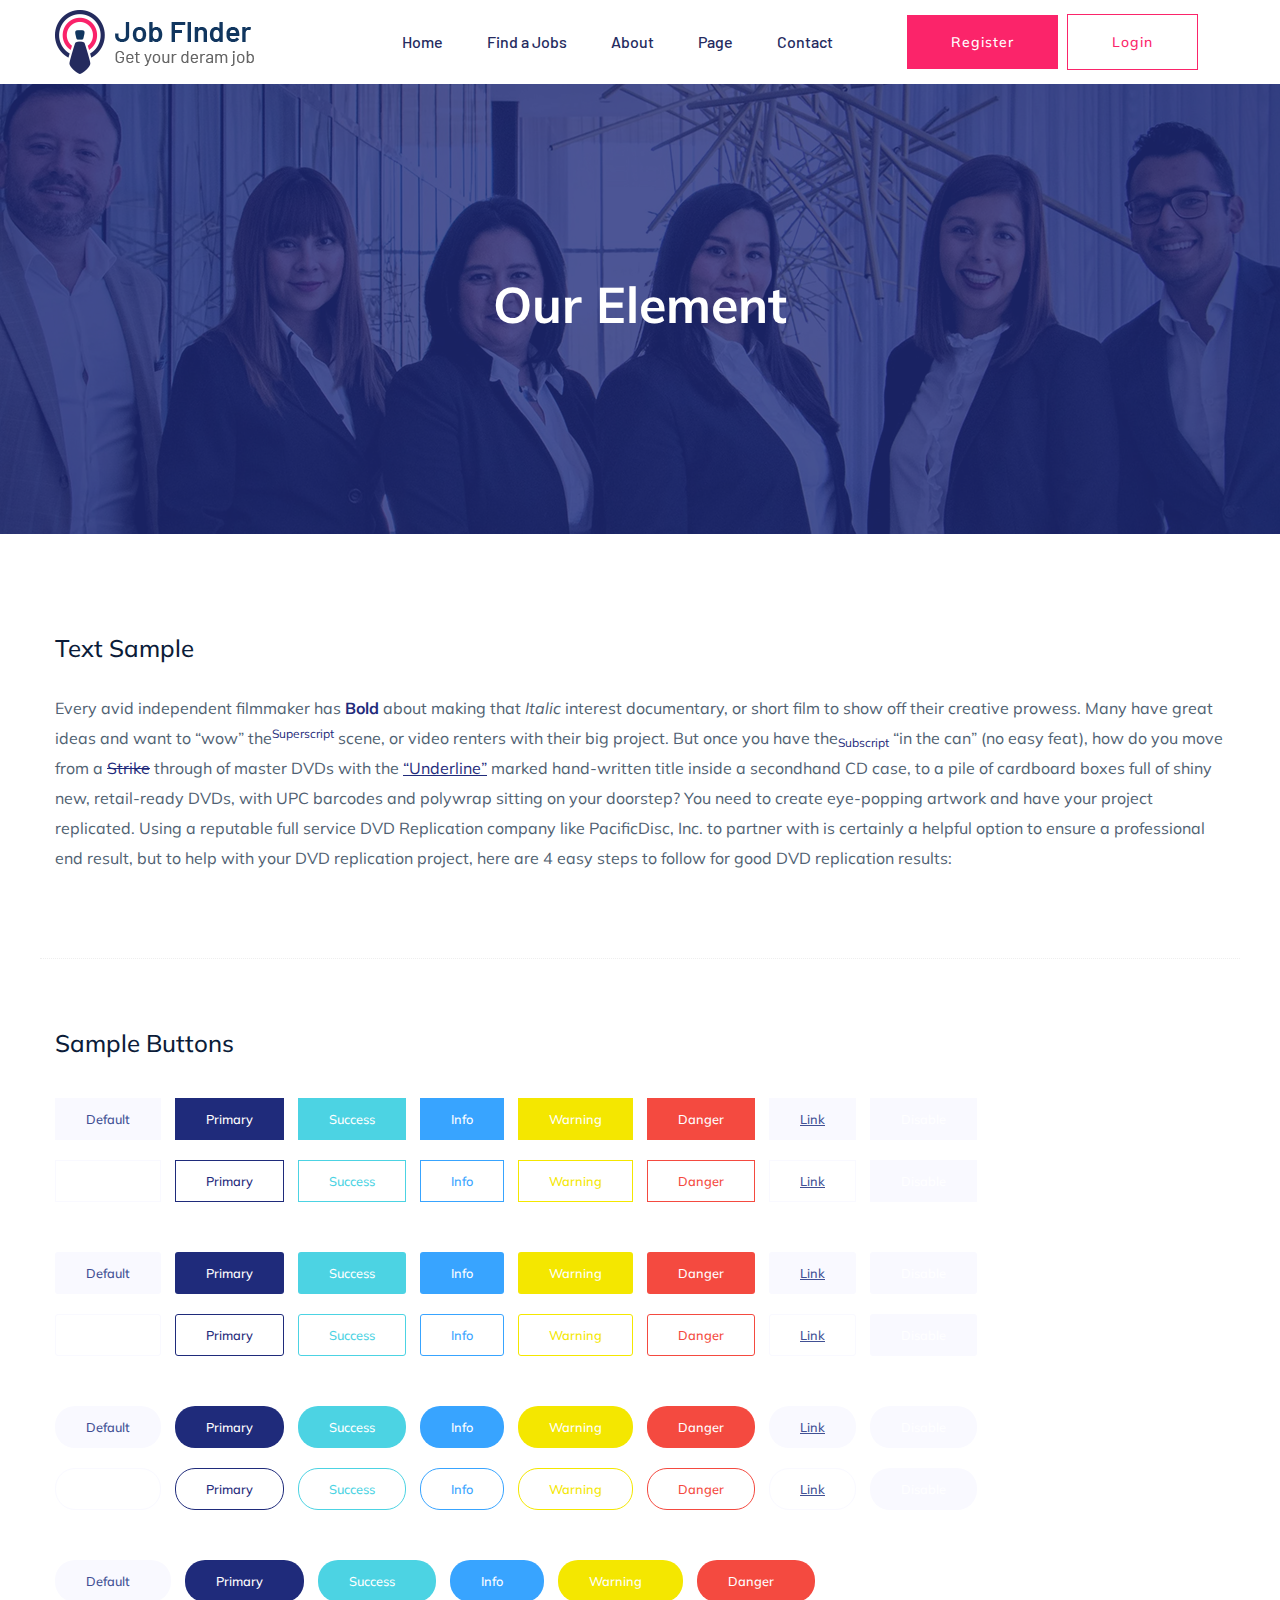
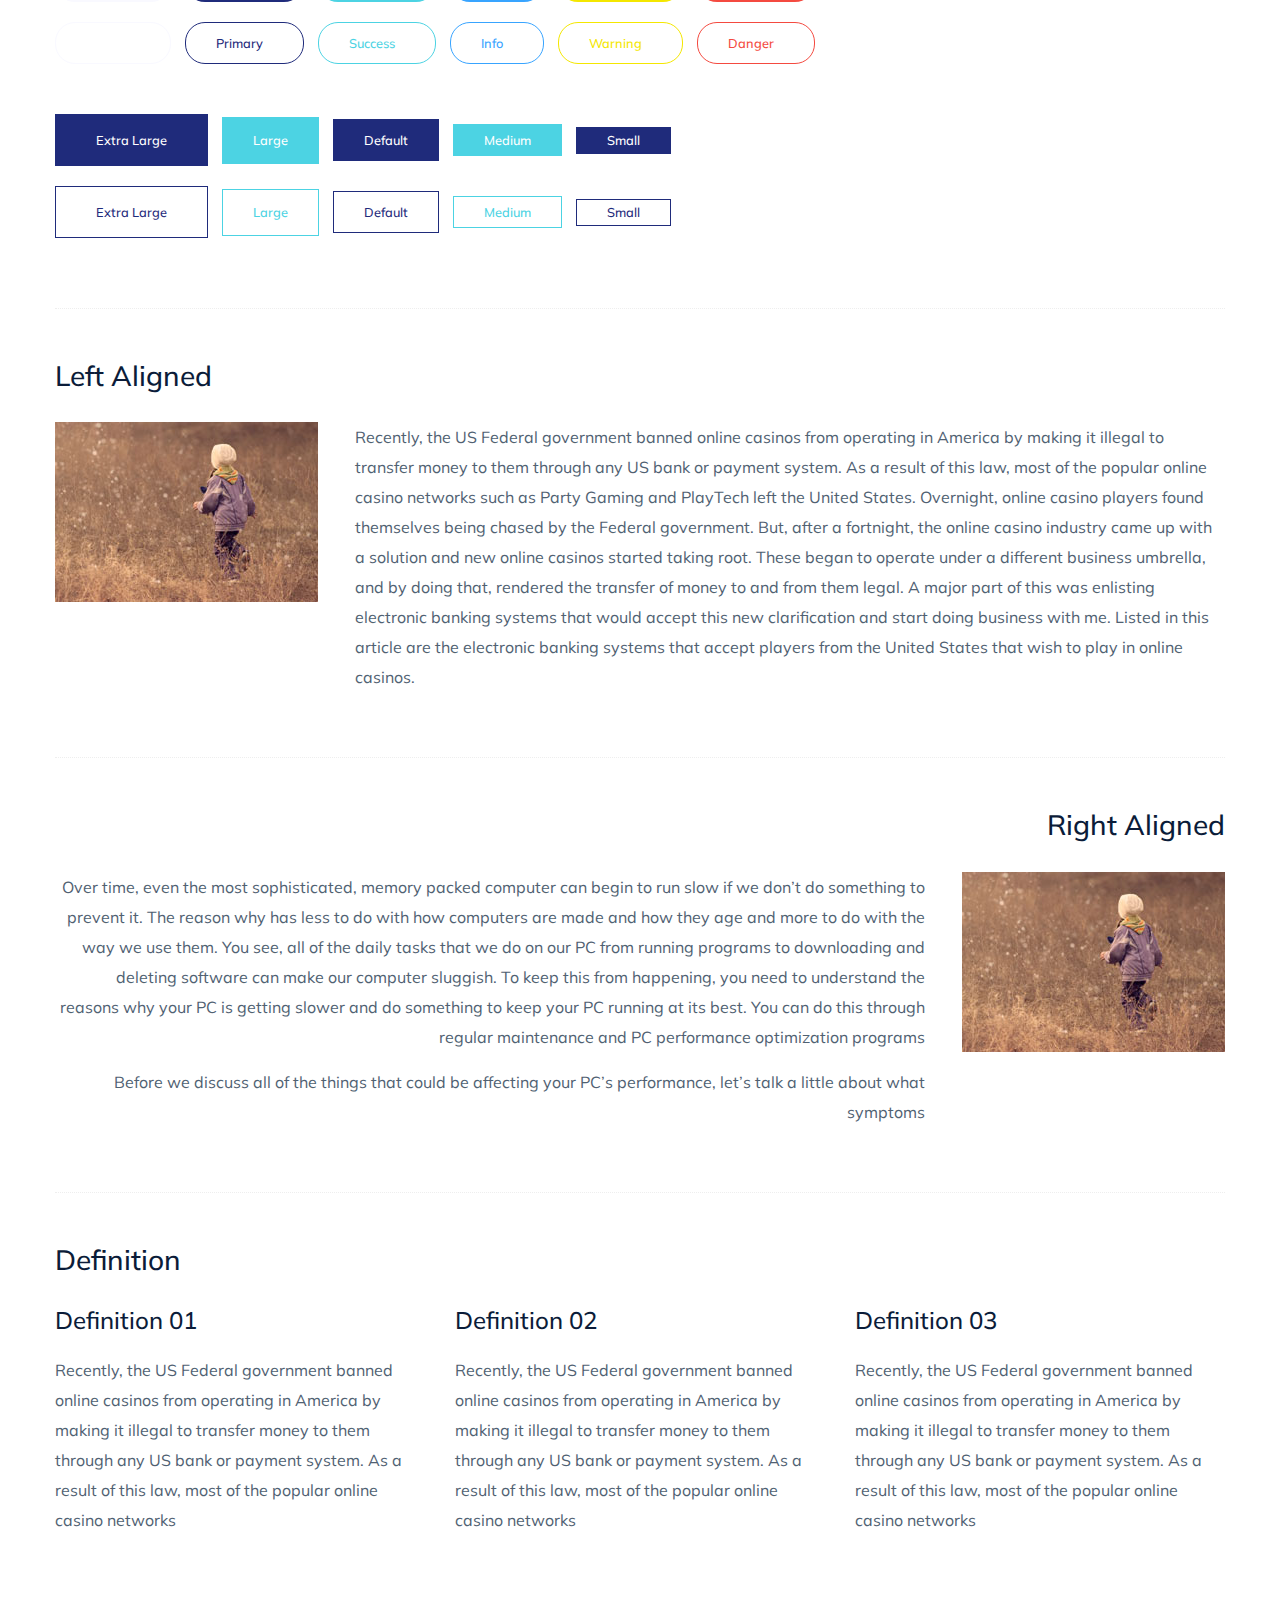
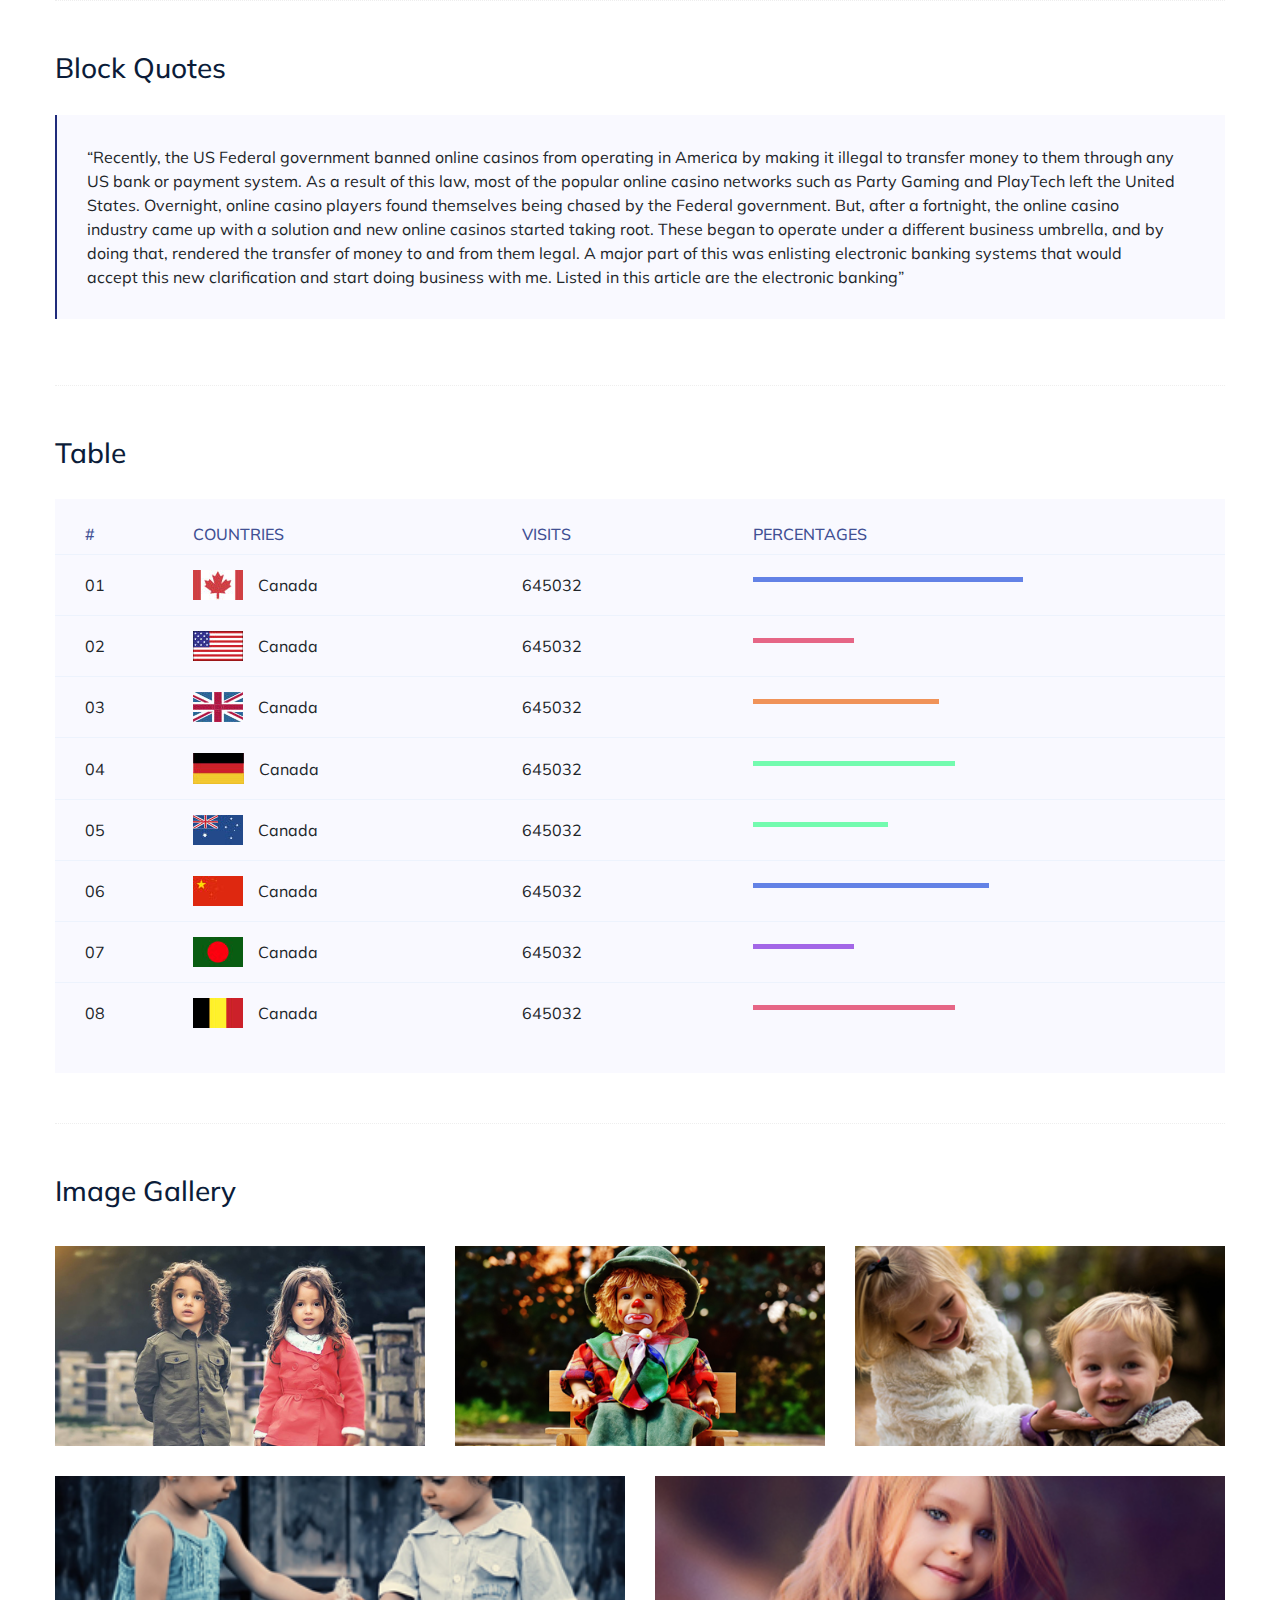
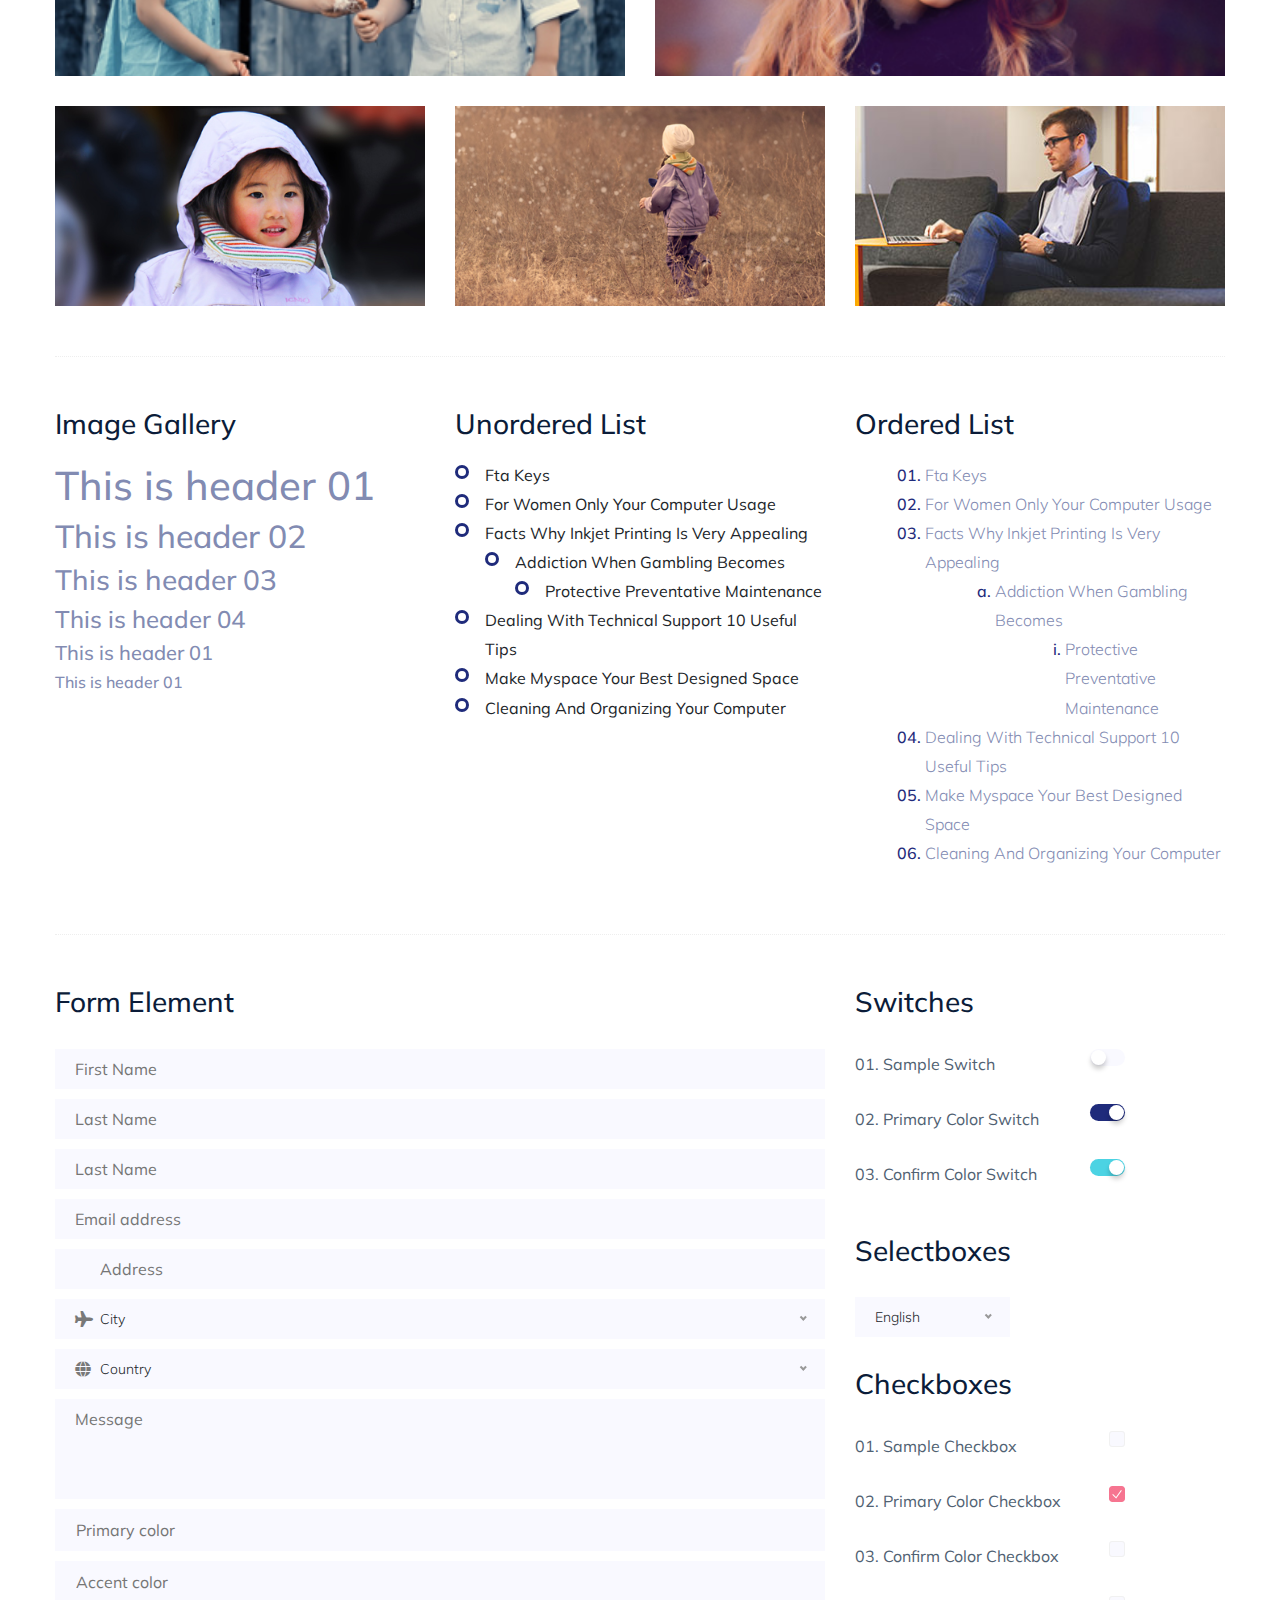
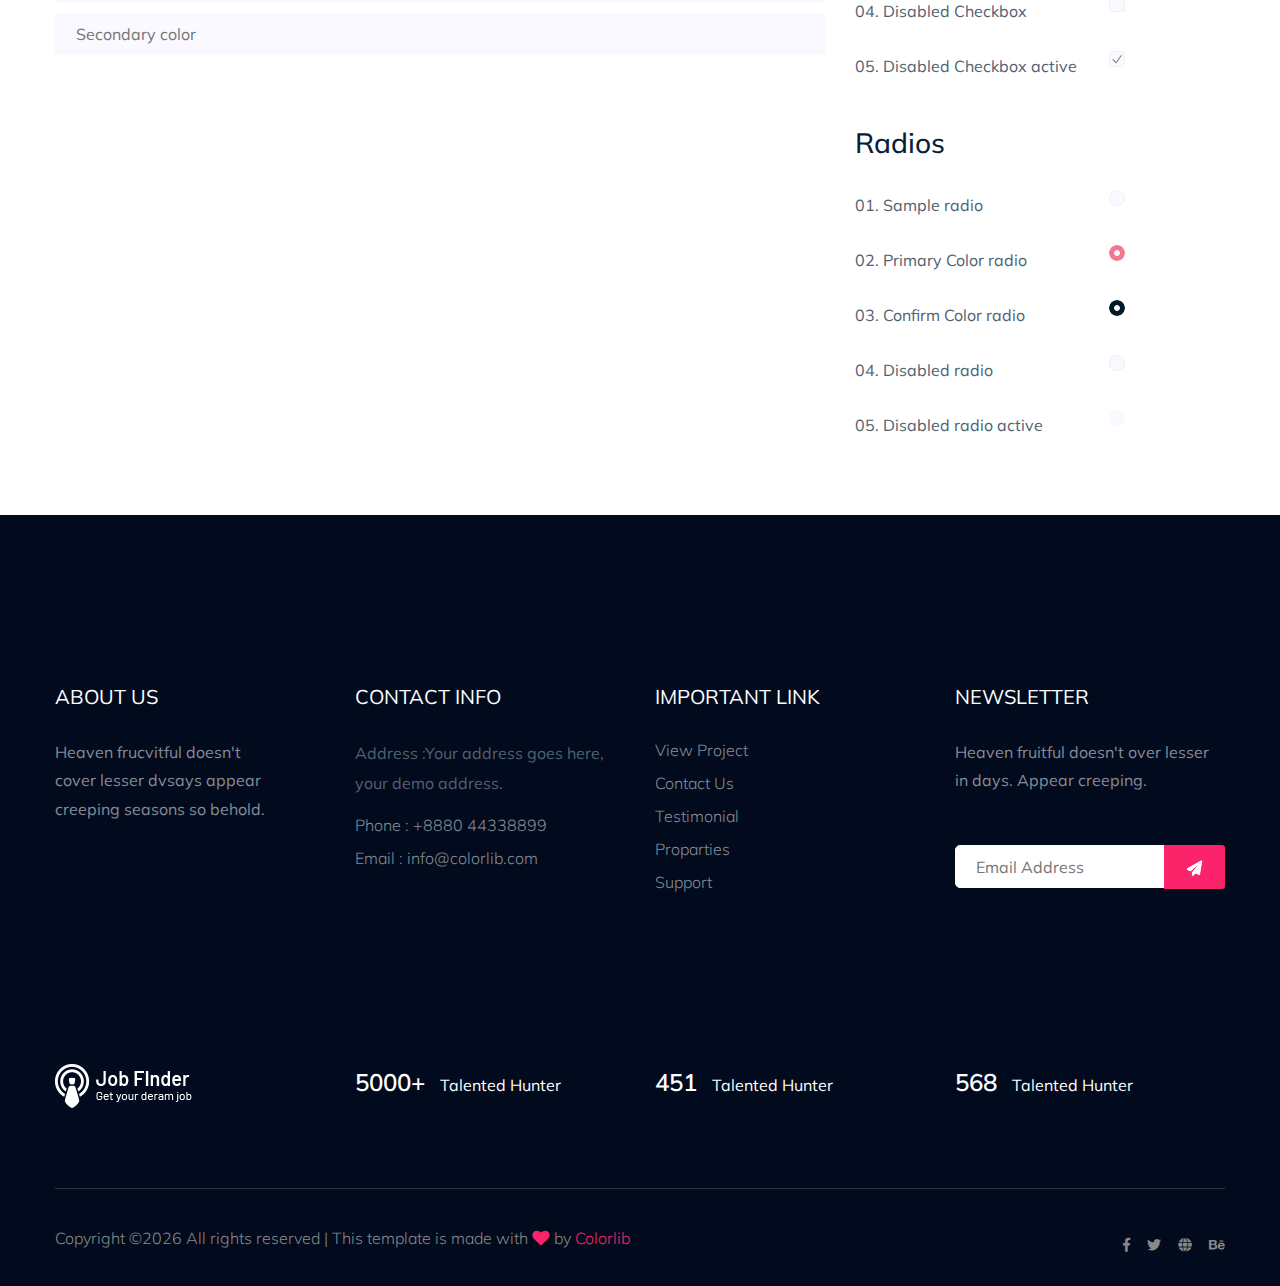
<file: jobfinderportal-master/elements.html>
<!doctype html>
<html class="no-js" lang="zxx">

<head>
	<meta charset="utf-8">
	<meta http-equiv="x-ua-compatible" content="ie=edge">
	<title>Job board HTML-5 Template </title>
	<meta name="description" content="">
	<meta name="viewport" content="width=device-width, initial-scale=1">
	<link rel="shortcut icon" type="image/x-icon" href="assets/img/favicon.png">
	
	<!-- CSS here -->
		<link rel="stylesheet" href="assets/css/bootstrap.min.css">
		<link rel="stylesheet" href="assets/css/owl.carousel.min.css">
		<link rel="stylesheet" href="assets/css/slicknav.css">
		<link rel="stylesheet" href="assets/css/price_rangs.css">
		<link rel="stylesheet" href="assets/css/animate.min.css">
		<link rel="stylesheet" href="assets/css/magnific-popup.css">
		<link rel="stylesheet" href="assets/css/fontawesome-all.min.css">
		<link rel="stylesheet" href="assets/css/themify-icons.css">
		<link rel="stylesheet" href="assets/css/slick.css">
		<link rel="stylesheet" href="assets/css/nice-select.css">
		<link rel="stylesheet" href="assets/css/style.css">
		<link rel="stylesheet" href="assets/css/responsive.css">
</head>

<body>
	
    <!-- Preloader Start -->
    <div id="preloader-active">
        <div class="preloader d-flex align-items-center justify-content-center">
            <div class="preloader-inner position-relative">
                <div class="preloader-circle"></div>
                <div class="preloader-img pere-text">
                    <img src="assets/img/logo/logo.png" alt="">
                </div>
            </div>
        </div>
    </div>
    <!-- Preloader Start -->
    <header>
        <!-- Header Start -->
       <div class="header-area header-transparrent">
           <div class="headder-top header-sticky">
                <div class="container">
                    <div class="row align-items-center">
                        <div class="col-lg-3 col-md-2">
                            <!-- Logo -->
                            <div class="logo">
                                <a href="index.html"><img src="assets/img/logo/logo.png" alt=""></a>
                            </div>  
                        </div>
                        <div class="col-lg-9 col-md-9">
                            <div class="menu-wrapper">
                                <!-- Main-menu -->
                                <div class="main-menu">
                                    <nav class="d-none d-lg-block">
                                        <ul id="navigation">
                                            <li><a href="index.html">Home</a></li>
                                            <li><a href="job_listing.html">Find a Jobs </a></li>
                                            <li><a href="about.html">About</a></li>
                                            <li><a href="#">Page</a>
                                                <ul class="submenu">
                                                    <li><a href="blog.html">Blog</a></li>
                                                    <li><a href="single-blog.html">Blog Details</a></li>
                                                    <li><a href="elements.html">Elements</a></li>
                                                    <li><a href="job_details.html">job Details</a></li>
                                                </ul>
                                            </li>
                                            <li><a href="contact.html">Contact</a></li>
                                        </ul>
                                    </nav>
                                </div>          
                                <!-- Header-btn -->
                                <div class="header-btn d-none f-right d-lg-block">
                                    <a href="#" class="btn head-btn1">Register</a>
                                    <a href="#" class="btn head-btn2">Login</a>
                                </div>
                            </div>
                        </div>
                        <!-- Mobile Menu -->
                        <div class="col-12">
                            <div class="mobile_menu d-block d-lg-none"></div>
                        </div>
                    </div>
                </div>
           </div>
       </div>
        <!-- Header End -->
    </header>
	<!-- Hero Area Start-->
	<div class="slider-area ">
		<div class="single-slider section-overly slider-height2 d-flex align-items-center" data-background="assets/img/hero/about.jpg">
			<div class="container">
				<div class="row">
					<div class="col-xl-12">
						<div class="hero-cap text-center">
							<h2>Our Element</h2>
						</div>
					</div>
				</div>
			</div>
		</div>
	</div>
	<!-- Hero Area End -->
	<!-- Start Sample Area -->
	<section class="sample-text-area">
		<div class="container box_1170">
			<h3 class="text-heading">Text Sample</h3>
			<p class="sample-text">
				Every avid independent filmmaker has <b>Bold</b> about making that <i>Italic</i> interest documentary,
				or short
				film to show off their creative prowess. Many have great ideas and want to “wow”
				the<sup>Superscript</sup> scene,
				or video renters with their big project. But once you have the<sub>Subscript</sub> “in the can” (no easy
				feat), how
				do you move from a <del>Strike</del> through of master DVDs with the <u>“Underline”</u> marked
				hand-written title
				inside a secondhand CD case, to a pile of cardboard boxes full of shiny new, retail-ready DVDs, with UPC
				barcodes
				and polywrap sitting on your doorstep? You need to create eye-popping artwork and have your project
				replicated.
				Using a reputable full service DVD Replication company like PacificDisc, Inc. to partner with is
				certainly a
				helpful option to ensure a professional end result, but to help with your DVD replication project, here
				are 4 easy
				steps to follow for good DVD replication results:

			</p>
		</div>
	</section>
	<!-- End Sample Area -->
	<!-- Start Button -->
	<section class="button-area">
		<div class="container box_1170 border-top-generic">
			<h3 class="text-heading">Sample Buttons</h3>
			<div class="button-group-area">
				<a href="#" class="genric-btn default">Default</a>
				<a href="#" class="genric-btn primary">Primary</a>
				<a href="#" class="genric-btn success">Success</a>
				<a href="#" class="genric-btn info">Info</a>
				<a href="#" class="genric-btn warning">Warning</a>
				<a href="#" class="genric-btn danger">Danger</a>
				<a href="#" class="genric-btn link">Link</a>
				<a href="#" class="genric-btn disable">Disable</a>
			</div>
			<div class="button-group-area mt-10">
				<a href="#" class="genric-btn default-border">Default</a>
				<a href="#" class="genric-btn primary-border">Primary</a>
				<a href="#" class="genric-btn success-border">Success</a>
				<a href="#" class="genric-btn info-border">Info</a>
				<a href="#" class="genric-btn warning-border">Warning</a>
				<a href="#" class="genric-btn danger-border">Danger</a>
				<a href="#" class="genric-btn link-border">Link</a>
				<a href="#" class="genric-btn disable">Disable</a>
			</div>
			<div class="button-group-area mt-40">
				<a href="#" class="genric-btn default radius">Default</a>
				<a href="#" class="genric-btn primary radius">Primary</a>
				<a href="#" class="genric-btn success radius">Success</a>
				<a href="#" class="genric-btn info radius">Info</a>
				<a href="#" class="genric-btn warning radius">Warning</a>
				<a href="#" class="genric-btn danger radius">Danger</a>
				<a href="#" class="genric-btn link radius">Link</a>
				<a href="#" class="genric-btn disable radius">Disable</a>
			</div>
			<div class="button-group-area mt-10">
				<a href="#" class="genric-btn default-border radius">Default</a>
				<a href="#" class="genric-btn primary-border radius">Primary</a>
				<a href="#" class="genric-btn success-border radius">Success</a>
				<a href="#" class="genric-btn info-border radius">Info</a>
				<a href="#" class="genric-btn warning-border radius">Warning</a>
				<a href="#" class="genric-btn danger-border radius">Danger</a>
				<a href="#" class="genric-btn link-border radius">Link</a>
				<a href="#" class="genric-btn disable radius">Disable</a>
			</div>
			<div class="button-group-area mt-40">
				<a href="#" class="genric-btn default circle">Default</a>
				<a href="#" class="genric-btn primary circle">Primary</a>
				<a href="#" class="genric-btn success circle">Success</a>
				<a href="#" class="genric-btn info circle">Info</a>
				<a href="#" class="genric-btn warning circle">Warning</a>
				<a href="#" class="genric-btn danger circle">Danger</a>
				<a href="#" class="genric-btn link circle">Link</a>
				<a href="#" class="genric-btn disable circle">Disable</a>
			</div>
			<div class="button-group-area mt-10">
				<a href="#" class="genric-btn default-border circle">Default</a>
				<a href="#" class="genric-btn primary-border circle">Primary</a>
				<a href="#" class="genric-btn success-border circle">Success</a>
				<a href="#" class="genric-btn info-border circle">Info</a>
				<a href="#" class="genric-btn warning-border circle">Warning</a>
				<a href="#" class="genric-btn danger-border circle">Danger</a>
				<a href="#" class="genric-btn link-border circle">Link</a>
				<a href="#" class="genric-btn disable circle">Disable</a>
			</div>
			<div class="button-group-area mt-40">
				<a href="#" class="genric-btn default circle arrow">Default<span class="lnr lnr-arrow-right"></span></a>
				<a href="#" class="genric-btn primary circle arrow">Primary<span class="lnr lnr-arrow-right"></span></a>
				<a href="#" class="genric-btn success circle arrow">Success<span class="lnr lnr-arrow-right"></span></a>
				<a href="#" class="genric-btn info circle arrow">Info<span class="lnr lnr-arrow-right"></span></a>
				<a href="#" class="genric-btn warning circle arrow">Warning<span class="lnr lnr-arrow-right"></span></a>
				<a href="#" class="genric-btn danger circle arrow">Danger<span class="lnr lnr-arrow-right"></span></a>
			</div>
			<div class="button-group-area mt-10">
				<a href="#" class="genric-btn default-border circle arrow">Default<span
						class="lnr lnr-arrow-right"></span></a>
				<a href="#" class="genric-btn primary-border circle arrow">Primary<span
						class="lnr lnr-arrow-right"></span></a>
				<a href="#" class="genric-btn success-border circle arrow">Success<span
						class="lnr lnr-arrow-right"></span></a>
				<a href="#" class="genric-btn info-border circle arrow">Info<span
						class="lnr lnr-arrow-right"></span></a>
				<a href="#" class="genric-btn warning-border circle arrow">Warning<span
						class="lnr lnr-arrow-right"></span></a>
				<a href="#" class="genric-btn danger-border circle arrow">Danger<span
						class="lnr lnr-arrow-right"></span></a>
			</div>
			<div class="button-group-area mt-40">
				<a href="#" class="genric-btn primary e-large">Extra Large</a>
				<a href="#" class="genric-btn success large">Large</a>
				<a href="#" class="genric-btn primary">Default</a>
				<a href="#" class="genric-btn success medium">Medium</a>
				<a href="#" class="genric-btn primary small">Small</a>
			</div>
			<div class="button-group-area mt-10">
				<a href="#" class="genric-btn primary-border e-large">Extra Large</a>
				<a href="#" class="genric-btn success-border large">Large</a>
				<a href="#" class="genric-btn primary-border">Default</a>
				<a href="#" class="genric-btn success-border medium">Medium</a>
				<a href="#" class="genric-btn primary-border small">Small</a>
			</div>
		</div>
	</section>
	<!-- End Button -->
	<!-- Start Align Area -->
	<div class="whole-wrap">
		<div class="container box_1170">
			<div class="section-top-border">
				<h3 class="mb-30">Left Aligned</h3>
				<div class="row">
					<div class="col-md-3">
						<img src="assets/img/elements/d.jpg" alt="" class="img-fluid">
					</div>
					<div class="col-md-9 mt-sm-20">
						<p>Recently, the US Federal government banned online casinos from operating in America by making
							it illegal to
							transfer money to them through any US bank or payment system. As a result of this law, most
							of the popular
							online casino networks such as Party Gaming and PlayTech left the United States. Overnight,
							online casino
							players found themselves being chased by the Federal government. But, after a fortnight, the
							online casino
							industry came up with a solution and new online casinos started taking root. These began to
							operate under a
							different business umbrella, and by doing that, rendered the transfer of money to and from
							them legal. A major
							part of this was enlisting electronic banking systems that would accept this new
							clarification and start doing
							business with me. Listed in this article are the electronic banking systems that accept
							players from the United
							States that wish to play in online casinos.</p>
					</div>
				</div>
			</div>
			<div class="section-top-border text-right">
				<h3 class="mb-30">Right Aligned</h3>
				<div class="row">
					<div class="col-md-9">
						<p class="text-right">Over time, even the most sophisticated, memory packed computer can begin
							to run slow if we
							don’t do something to prevent it. The reason why has less to do with how computers are made
							and how they age and
							more to do with the way we use them. You see, all of the daily tasks that we do on our PC
							from running programs
							to downloading and deleting software can make our computer sluggish. To keep this from
							happening, you need to
							understand the reasons why your PC is getting slower and do something to keep your PC
							running at its best. You
							can do this through regular maintenance and PC performance optimization programs</p>
						<p class="text-right">Before we discuss all of the things that could be affecting your PC’s
							performance, let’s
							talk a little about what symptoms</p>
					</div>
					<div class="col-md-3">
						<img src="assets/img/elements/d.jpg" alt="" class="img-fluid">
					</div>
				</div>
			</div>
			<div class="section-top-border">
				<h3 class="mb-30">Definition</h3>
				<div class="row">
					<div class="col-md-4">
						<div class="single-defination">
							<h4 class="mb-20">Definition 01</h4>
							<p>Recently, the US Federal government banned online casinos from operating in America by
								making it illegal to
								transfer money to them through any US bank or payment system. As a result of this law,
								most of the popular
								online casino networks</p>
						</div>
					</div>
					<div class="col-md-4">
						<div class="single-defination">
							<h4 class="mb-20">Definition 02</h4>
							<p>Recently, the US Federal government banned online casinos from operating in America by
								making it illegal to
								transfer money to them through any US bank or payment system. As a result of this law,
								most of the popular
								online casino networks</p>
						</div>
					</div>
					<div class="col-md-4">
						<div class="single-defination">
							<h4 class="mb-20">Definition 03</h4>
							<p>Recently, the US Federal government banned online casinos from operating in America by
								making it illegal to
								transfer money to them through any US bank or payment system. As a result of this law,
								most of the popular
								online casino networks</p>
						</div>
					</div>
				</div>
			</div>
			<div class="section-top-border">
				<h3 class="mb-30">Block Quotes</h3>
				<div class="row">
					<div class="col-lg-12">
						<blockquote class="generic-blockquote">
							“Recently, the US Federal government banned online casinos from operating in America by
							making it illegal to
							transfer money to them through any US bank or payment system. As a result of this law, most
							of the popular
							online casino networks such as Party Gaming and PlayTech left the United States. Overnight,
							online casino
							players found themselves being chased by the Federal government. But, after a fortnight, the
							online casino
							industry came up with a solution and new online casinos started taking root. These began to
							operate under a
							different business umbrella, and by doing that, rendered the transfer of money to and from
							them legal. A major
							part of this was enlisting electronic banking systems that would accept this new
							clarification and start doing
							business with me. Listed in this article are the electronic banking”
						</blockquote>
					</div>
				</div>
			</div>
			<div class="section-top-border">
				<h3 class="mb-30">Table</h3>
				<div class="progress-table-wrap">
					<div class="progress-table">
						<div class="table-head">
							<div class="serial">#</div>
							<div class="country">Countries</div>
							<div class="visit">Visits</div>
							<div class="percentage">Percentages</div>
						</div>
						<div class="table-row">
							<div class="serial">01</div>
							<div class="country"> <img src="assets/img/elements/f1.jpg" alt="flag">Canada</div>
							<div class="visit">645032</div>
							<div class="percentage">
								<div class="progress">
									<div class="progress-bar color-1" role="progressbar" style="width: 80%"
										aria-valuenow="80" aria-valuemin="0" aria-valuemax="100"></div>
								</div>
							</div>
						</div>
						<div class="table-row">
							<div class="serial">02</div>
							<div class="country"> <img src="assets/img/elements/f2.jpg" alt="flag">Canada</div>
							<div class="visit">645032</div>
							<div class="percentage">
								<div class="progress">
									<div class="progress-bar color-2" role="progressbar" style="width: 30%"
										aria-valuenow="30" aria-valuemin="0" aria-valuemax="100"></div>
								</div>
							</div>
						</div>
						<div class="table-row">
							<div class="serial">03</div>
							<div class="country"> <img src="assets/img/elements/f3.jpg" alt="flag">Canada</div>
							<div class="visit">645032</div>
							<div class="percentage">
								<div class="progress">
									<div class="progress-bar color-3" role="progressbar" style="width: 55%"
										aria-valuenow="55" aria-valuemin="0" aria-valuemax="100"></div>
								</div>
							</div>
						</div>
						<div class="table-row">
							<div class="serial">04</div>
							<div class="country"> <img src="assets/img/elements/f4.jpg" alt="flag">Canada</div>
							<div class="visit">645032</div>
							<div class="percentage">
								<div class="progress">
									<div class="progress-bar color-4" role="progressbar" style="width: 60%"
										aria-valuenow="60" aria-valuemin="0" aria-valuemax="100"></div>
								</div>
							</div>
						</div>
						<div class="table-row">
							<div class="serial">05</div>
							<div class="country"> <img src="assets/img/elements/f5.jpg" alt="flag">Canada</div>
							<div class="visit">645032</div>
							<div class="percentage">
								<div class="progress">
									<div class="progress-bar color-5" role="progressbar" style="width: 40%"
										aria-valuenow="40" aria-valuemin="0" aria-valuemax="100"></div>
								</div>
							</div>
						</div>
						<div class="table-row">
							<div class="serial">06</div>
							<div class="country"> <img src="assets/img/elements/f6.jpg" alt="flag">Canada</div>
							<div class="visit">645032</div>
							<div class="percentage">
								<div class="progress">
									<div class="progress-bar color-6" role="progressbar" style="width: 70%"
										aria-valuenow="70" aria-valuemin="0" aria-valuemax="100"></div>
								</div>
							</div>
						</div>
						<div class="table-row">
							<div class="serial">07</div>
							<div class="country"> <img src="assets/img/elements/f7.jpg" alt="flag">Canada</div>
							<div class="visit">645032</div>
							<div class="percentage">
								<div class="progress">
									<div class="progress-bar color-7" role="progressbar" style="width: 30%"
										aria-valuenow="30" aria-valuemin="0" aria-valuemax="100"></div>
								</div>
							</div>
						</div>
						<div class="table-row">
							<div class="serial">08</div>
							<div class="country"> <img src="assets/img/elements/f8.jpg" alt="flag">Canada</div>
							<div class="visit">645032</div>
							<div class="percentage">
								<div class="progress">
									<div class="progress-bar color-8" role="progressbar" style="width: 60%"
										aria-valuenow="60" aria-valuemin="0" aria-valuemax="100"></div>
								</div>
							</div>
						</div>
					</div>
				</div>
			</div>
			<div class="section-top-border">
				<h3>Image Gallery</h3>
				<div class="row gallery-item">
					<div class="col-md-4">
						<a href="assets/img/elements/g1.jpg" class="img-pop-up">
							<div class="single-gallery-image" style="background: url(assets/img/elements/g1.jpg);"></div>
						</a>
					</div>
					<div class="col-md-4">
						<a href="assets/img/elements/g2.jpg" class="img-pop-up">
							<div class="single-gallery-image" style="background: url(assets/img/elements/g2.jpg);"></div>
						</a>
					</div>
					<div class="col-md-4">
						<a href="assets/img/elements/g3.jpg" class="img-pop-up">
							<div class="single-gallery-image" style="background: url(assets/img/elements/g3.jpg);"></div>
						</a>
					</div>
					<div class="col-md-6">
						<a href="assets/img/elements/g4.jpg" class="img-pop-up">
							<div class="single-gallery-image" style="background: url(assets/img/elements/g4.jpg);"></div>
						</a>
					</div>
					<div class="col-md-6">
						<a href="assets/img/elements/g5.jpg" class="img-pop-up">
							<div class="single-gallery-image" style="background: url(assets/img/elements/g5.jpg);"></div>
						</a>
					</div>
					<div class="col-md-4">
						<a href="assets/img/elements/g6.jpg" class="img-pop-up">
							<div class="single-gallery-image" style="background: url(assets/img/elements/g6.jpg);"></div>
						</a>
					</div>
					<div class="col-md-4">
						<a href="assets/img/elements/g7.jpg" class="img-pop-up">
							<div class="single-gallery-image" style="background: url(assets/img/elements/g7.jpg);"></div>
						</a>
					</div>
					<div class="col-md-4">
						<a href="assets/img/elements/g8.jpg" class="img-pop-up">
							<div class="single-gallery-image" style="background: url(assets/img/elements/g8.jpg);"></div>
						</a>
					</div>
				</div>
			</div>
			<div class="section-top-border">
				<div class="row">
					<div class="col-md-4">
						<h3 class="mb-20">Image Gallery</h3>
						<div class="typography">
							<h1>This is header 01</h1>
							<h2>This is header 02</h2>
							<h3>This is header 03</h3>
							<h4>This is header 04</h4>
							<h5>This is header 01</h5>
							<h6>This is header 01</h6>
						</div>
					</div>
					<div class="col-md-4 mt-sm-30">
						<h3 class="mb-20">Unordered List</h3>
						<div class="">
							<ul class="unordered-list">
								<li>Fta Keys</li>
								<li>For Women Only Your Computer Usage</li>
								<li>Facts Why Inkjet Printing Is Very Appealing
									<ul>
										<li>Addiction When Gambling Becomes
											<ul>
												<li>Protective Preventative Maintenance</li>
											</ul>
										</li>
									</ul>
								</li>
								<li>Dealing With Technical Support 10 Useful Tips</li>
								<li>Make Myspace Your Best Designed Space</li>
								<li>Cleaning And Organizing Your Computer</li>
							</ul>
						</div>
					</div>
					<div class="col-md-4 mt-sm-30">
						<h3 class="mb-20">Ordered List</h3>
						<div class="">
							<ol class="ordered-list">
								<li><span>Fta Keys</span></li>
								<li><span>For Women Only Your Computer Usage</span></li>
								<li><span>Facts Why Inkjet Printing Is Very Appealing</span>
									<ol class="ordered-list-alpha">
										<li><span>Addiction When Gambling Becomes</span>
											<ol class="ordered-list-roman">
												<li><span>Protective Preventative Maintenance</span></li>
											</ol>
										</li>
									</ol>
								</li>
								<li><span>Dealing With Technical Support 10 Useful Tips</span></li>
								<li><span>Make Myspace Your Best Designed Space</span></li>
								<li><span>Cleaning And Organizing Your Computer</span></li>
							</ol>
						</div>
					</div>
				</div>
			</div>
			<div class="section-top-border">
				<div class="row">
					<div class="col-lg-8 col-md-8">
						<h3 class="mb-30">Form Element</h3>
						<form action="#">
							<div class="mt-10">
								<input type="text" name="first_name" placeholder="First Name"
									onfocus="this.placeholder = ''" onblur="this.placeholder = 'First Name'" required
									class="single-input">
							</div>
							<div class="mt-10">
								<input type="text" name="last_name" placeholder="Last Name"
									onfocus="this.placeholder = ''" onblur="this.placeholder = 'Last Name'" required
									class="single-input">
							</div>
							<div class="mt-10">
								<input type="text" name="last_name" placeholder="Last Name"
									onfocus="this.placeholder = ''" onblur="this.placeholder = 'Last Name'" required
									class="single-input">
							</div>
							<div class="mt-10">
								<input type="email" name="EMAIL" placeholder="Email address"
									onfocus="this.placeholder = ''" onblur="this.placeholder = 'Email address'" required
									class="single-input">
							</div>
							<div class="input-group-icon mt-10">
								<div class="icon"><i class="fa fa-thumb-tack" aria-hidden="true"></i></div>
								<input type="text" name="address" placeholder="Address" onfocus="this.placeholder = ''"
									onblur="this.placeholder = 'Address'" required class="single-input">
							</div>
							<div class="input-group-icon mt-10">
								<div class="icon"><i class="fa fa-plane" aria-hidden="true"></i></div>
								<div class="form-select" id="default-select"">
											<select>
												<option value=" 1">City</option>
									<option value="1">Dhaka</option>
									<option value="1">Dilli</option>
									<option value="1">Newyork</option>
									<option value="1">Islamabad</option>
									</select>
								</div>
							</div>
							<div class="input-group-icon mt-10">
								<div class="icon"><i class="fa fa-globe" aria-hidden="true"></i></div>
								<div class="form-select" id="default-select"">
											<select>
												<option value=" 1">Country</option>
									<option value="1">Bangladesh</option>
									<option value="1">India</option>
									<option value="1">England</option>
									<option value="1">Srilanka</option>
									</select>
								</div>
							</div>

							<div class="mt-10">
								<textarea class="single-textarea" placeholder="Message" onfocus="this.placeholder = ''"
									onblur="this.placeholder = 'Message'" required></textarea>
							</div>
							<!-- For Gradient Border Use -->
							<!-- <div class="mt-10">
										<div class="primary-input">
											<input id="primary-input" type="text" name="first_name" placeholder="Primary color" onfocus="this.placeholder = ''" onblur="this.placeholder = 'Primary color'">
											<label for="primary-input"></label>
										</div>
									</div> -->
							<div class="mt-10">
								<input type="text" name="first_name" placeholder="Primary color"
									onfocus="this.placeholder = ''" onblur="this.placeholder = 'Primary color'" required
									class="single-input-primary">
							</div>
							<div class="mt-10">
								<input type="text" name="first_name" placeholder="Accent color"
									onfocus="this.placeholder = ''" onblur="this.placeholder = 'Accent color'" required
									class="single-input-accent">
							</div>
							<div class="mt-10">
								<input type="text" name="first_name" placeholder="Secondary color"
									onfocus="this.placeholder = ''" onblur="this.placeholder = 'Secondary color'"
									required class="single-input-secondary">
							</div>
						</form>
					</div>
					<div class="col-lg-3 col-md-4 mt-sm-30">
						<div class="single-element-widget">
							<h3 class="mb-30">Switches</h3>
							<div class="switch-wrap d-flex justify-content-between">
								<p>01. Sample Switch</p>
								<div class="primary-switch">
									<input type="checkbox" id="default-switch">
									<label for="default-switch"></label>
								</div>
							</div>
							<div class="switch-wrap d-flex justify-content-between">
								<p>02. Primary Color Switch</p>
								<div class="primary-switch">
									<input type="checkbox" id="primary-switch" checked>
									<label for="primary-switch"></label>
								</div>
							</div>
							<div class="switch-wrap d-flex justify-content-between">
								<p>03. Confirm Color Switch</p>
								<div class="confirm-switch">
									<input type="checkbox" id="confirm-switch" checked>
									<label for="confirm-switch"></label>
								</div>
							</div>
						</div>
						<div class="single-element-widget mt-30">
							<h3 class="mb-30">Selectboxes</h3>
							<div class="default-select" id="default-select"">
										<select>
											<option value=" 1">English</option>
								<option value="1">Spanish</option>
								<option value="1">Arabic</option>
								<option value="1">Portuguise</option>
								<option value="1">Bengali</option>
								</select>
							</div>
						</div>
						<div class="single-element-widget mt-30">
							<h3 class="mb-30">Checkboxes</h3>
							<div class="switch-wrap d-flex justify-content-between">
								<p>01. Sample Checkbox</p>
								<div class="primary-checkbox">
									<input type="checkbox" id="default-checkbox">
									<label for="default-checkbox"></label>
								</div>
							</div>
							<div class="switch-wrap d-flex justify-content-between">
								<p>02. Primary Color Checkbox</p>
								<div class="primary-checkbox">
									<input type="checkbox" id="primary-checkbox" checked>
									<label for="primary-checkbox"></label>
								</div>
							</div>
							<div class="switch-wrap d-flex justify-content-between">
								<p>03. Confirm Color Checkbox</p>
								<div class="confirm-checkbox">
									<input type="checkbox" id="confirm-checkbox">
									<label for="confirm-checkbox"></label>
								</div>
							</div>
							<div class="switch-wrap d-flex justify-content-between">
								<p>04. Disabled Checkbox</p>
								<div class="disabled-checkbox">
									<input type="checkbox" id="disabled-checkbox" disabled>
									<label for="disabled-checkbox"></label>
								</div>
							</div>
							<div class="switch-wrap d-flex justify-content-between">
								<p>05. Disabled Checkbox active</p>
								<div class="disabled-checkbox">
									<input type="checkbox" id="disabled-checkbox-active" checked disabled>
									<label for="disabled-checkbox-active"></label>
								</div>
							</div>
						</div>
						<div class="single-element-widget mt-30">
							<h3 class="mb-30">Radios</h3>
							<div class="switch-wrap d-flex justify-content-between">
								<p>01. Sample radio</p>
								<div class="primary-radio">
									<input type="checkbox" id="default-radio">
									<label for="default-radio"></label>
								</div>
							</div>
							<div class="switch-wrap d-flex justify-content-between">
								<p>02. Primary Color radio</p>
								<div class="primary-radio">
									<input type="checkbox" id="primary-radio" checked>
									<label for="primary-radio"></label>
								</div>
							</div>
							<div class="switch-wrap d-flex justify-content-between">
								<p>03. Confirm Color radio</p>
								<div class="confirm-radio">
									<input type="checkbox" id="confirm-radio" checked>
									<label for="confirm-radio"></label>
								</div>
							</div>
							<div class="switch-wrap d-flex justify-content-between">
								<p>04. Disabled radio</p>
								<div class="disabled-radio">
									<input type="checkbox" id="disabled-radio" disabled>
									<label for="disabled-radio"></label>
								</div>
							</div>
							<div class="switch-wrap d-flex justify-content-between">
								<p>05. Disabled radio active</p>
								<div class="disabled-radio">
									<input type="checkbox" id="disabled-radio-active" checked disabled>
									<label for="disabled-radio-active"></label>
								</div>
							</div>
						</div>
					</div>
				</div>
			</div>
		</div>
	</div>
	<!-- End Align Area -->
	<footer>
		<!-- Footer Start-->
		<div class="footer-area footer-bg footer-padding">
			<div class="container">
				<div class="row d-flex justify-content-between">
					<div class="col-xl-3 col-lg-3 col-md-4 col-sm-6">
					   <div class="single-footer-caption mb-50">
						 <div class="single-footer-caption mb-30">
							 <div class="footer-tittle">
								 <h4>About Us</h4>
								 <div class="footer-pera">
									 <p>Heaven frucvitful doesn't cover lesser dvsays appear creeping seasons so behold.</p>
								</div>
							 </div>
						 </div>
  
					   </div>
					</div>
					<div class="col-xl-3 col-lg-3 col-md-4 col-sm-5">
						<div class="single-footer-caption mb-50">
							<div class="footer-tittle">
								<h4>Contact Info</h4>
								<ul>
									<li>
									<p>Address :Your address goes
										here, your demo address.</p>
									</li>
									<li><a href="#">Phone : +8880 44338899</a></li>
									<li><a href="#">Email : info@colorlib.com</a></li>
								</ul>
							</div>
  
						</div>
					</div>
					<div class="col-xl-3 col-lg-3 col-md-4 col-sm-5">
						<div class="single-footer-caption mb-50">
							<div class="footer-tittle">
								<h4>Important Link</h4>
								<ul>
									<li><a href="#"> View Project</a></li>
									<li><a href="#">Contact Us</a></li>
									<li><a href="#">Testimonial</a></li>
									<li><a href="#">Proparties</a></li>
									<li><a href="#">Support</a></li>
								</ul>
							</div>
						</div>
					</div>
					<div class="col-xl-3 col-lg-3 col-md-4 col-sm-5">
						<div class="single-footer-caption mb-50">
							<div class="footer-tittle">
								<h4>Newsletter</h4>
								<div class="footer-pera footer-pera2">
								 <p>Heaven fruitful doesn't over lesser in days. Appear creeping.</p>
							 </div>
							 <!-- Form -->
							 <div class="footer-form" >
								 <div id="mc_embed_signup">
									 <form target="_blank" action="https://spondonit.us12.list-manage.com/subscribe/post?u=1462626880ade1ac87bd9c93a&amp;id=92a4423d01"
									 method="get" class="subscribe_form relative mail_part">
										 <input type="email" name="email" id="newsletter-form-email" placeholder="Email Address"
										 class="placeholder hide-on-focus" onfocus="this.placeholder = ''"
										 onblur="this.placeholder = ' Email Address '">
										 <div class="form-icon">
											 <button type="submit" name="submit" id="newsletter-submit"
											 class="email_icon newsletter-submit button-contactForm"><img src="assets/img/icon/form.png" alt=""></button>
										 </div>
										 <div class="mt-10 info"></div>
									 </form>
								 </div>
							 </div>
							</div>
						</div>
					</div>
				</div>
			   <!--  -->
			   <div class="row footer-wejed justify-content-between">
					   <div class="col-xl-3 col-lg-3 col-md-4 col-sm-6">
						  <!-- logo -->
						  <div class="footer-logo mb-20">
							<a href="index.html"><img src="assets/img/logo/logo2_footer.png" alt=""></a>
						  </div>
					   </div>
					   <div class="col-xl-3 col-lg-3 col-md-4 col-sm-5">
						<div class="footer-tittle-bottom">
							<span>5000+</span>
							<p>Talented Hunter</p>
						</div>
					   </div>
					   <div class="col-xl-3 col-lg-3 col-md-4 col-sm-5">
							<div class="footer-tittle-bottom">
								<span>451</span>
								<p>Talented Hunter</p>
							</div>
					   </div>
					   <div class="col-xl-3 col-lg-3 col-md-4 col-sm-5">
							<!-- Footer Bottom Tittle -->
							<div class="footer-tittle-bottom">
								<span>568</span>
								<p>Talented Hunter</p>
							</div>
					   </div>
			   </div>
			</div>
		</div>
		<!-- footer-bottom area -->
		<div class="footer-bottom-area footer-bg">
			<div class="container">
				<div class="footer-border">
					 <div class="row d-flex justify-content-between align-items-center">
						 <div class="col-xl-10 col-lg-10 ">
							 <div class="footer-copy-right">
								 <p><!-- Link back to Colorlib can't be removed. Template is licensed under CC BY 3.0. -->
  Copyright &copy;<script>document.write(new Date().getFullYear());</script> All rights reserved | This template is made with <i class="fa fa-heart" aria-hidden="true"></i> by <a href="https://colorlib.com" target="_blank">Colorlib</a>
  <!-- Link back to Colorlib can't be removed. Template is licensed under CC BY 3.0. --></p>
							 </div>
						 </div>
						 <div class="col-xl-2 col-lg-2">
							 <div class="footer-social f-right">
								 <a href="#"><i class="fab fa-facebook-f"></i></a>
								 <a href="#"><i class="fab fa-twitter"></i></a>
								 <a href="#"><i class="fas fa-globe"></i></a>
								 <a href="#"><i class="fab fa-behance"></i></a>
							 </div>
						 </div>
					 </div>
				</div>
			</div>
		</div>
		<!-- Footer End-->
	</footer>
	
<!-- JS here -->
		<!-- All JS Custom Plugins Link Here here -->
        <script src="./assets/js/vendor/modernizr-3.5.0.min.js"></script>
		<!-- Jquery, Popper, Bootstrap -->
		<script src="./assets/js/vendor/jquery-1.12.4.min.js"></script>
        <script src="./assets/js/popper.min.js"></script>
        <script src="./assets/js/bootstrap.min.js"></script>
	    <!-- Jquery Mobile Menu -->
        <script src="./assets/js/jquery.slicknav.min.js"></script>

		<!-- Jquery Slick , Owl-Carousel Plugins -->
        <script src="./assets/js/owl.carousel.min.js"></script>
		<script src="./assets/js/slick.min.js"></script>
		<script src="./assets/js/price_rangs.js"></script>
		
		<!-- One Page, Animated-HeadLin -->
        <script src="./assets/js/wow.min.js"></script>
		<script src="./assets/js/animated.headline.js"></script>
		<script src="./assets/js/jquery.magnific-popup.js"></script>
		
		<!-- Scrollup, nice-select, sticky -->
        <script src="./assets/js/jquery.scrollUp.min.js"></script>
        <script src="./assets/js/jquery.nice-select.min.js"></script>
		<script src="./assets/js/jquery.sticky.js"></script>
        
        <!-- contact js -->
        <script src="./assets/js/contact.js"></script>
        <script src="./assets/js/jquery.form.js"></script>
        <script src="./assets/js/jquery.validate.min.js"></script>
        <script src="./assets/js/mail-script.js"></script>
        <script src="./assets/js/jquery.ajaxchimp.min.js"></script>
        
		<!-- Jquery Plugins, main Jquery -->	
        <script src="./assets/js/plugins.js"></script>
        <script src="./assets/js/main.js"></script>
        
</body>
</html>
</file>
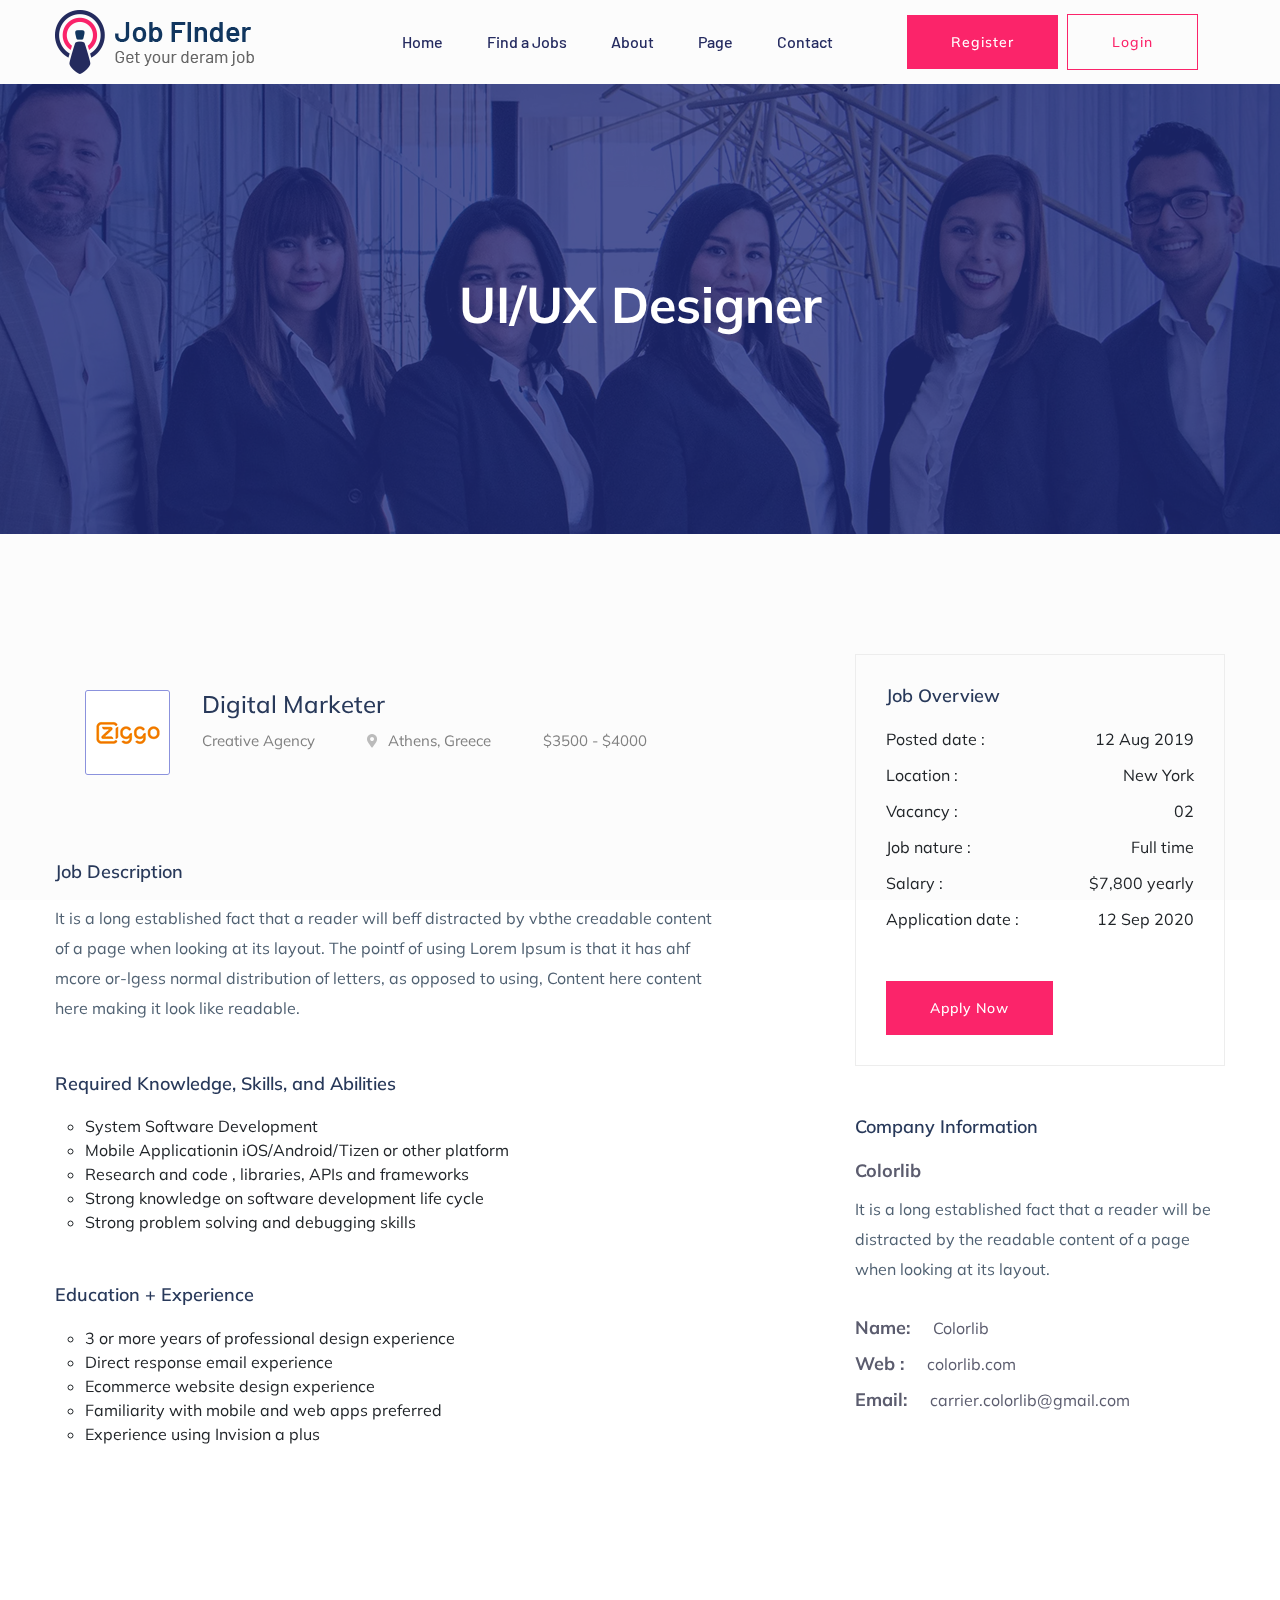
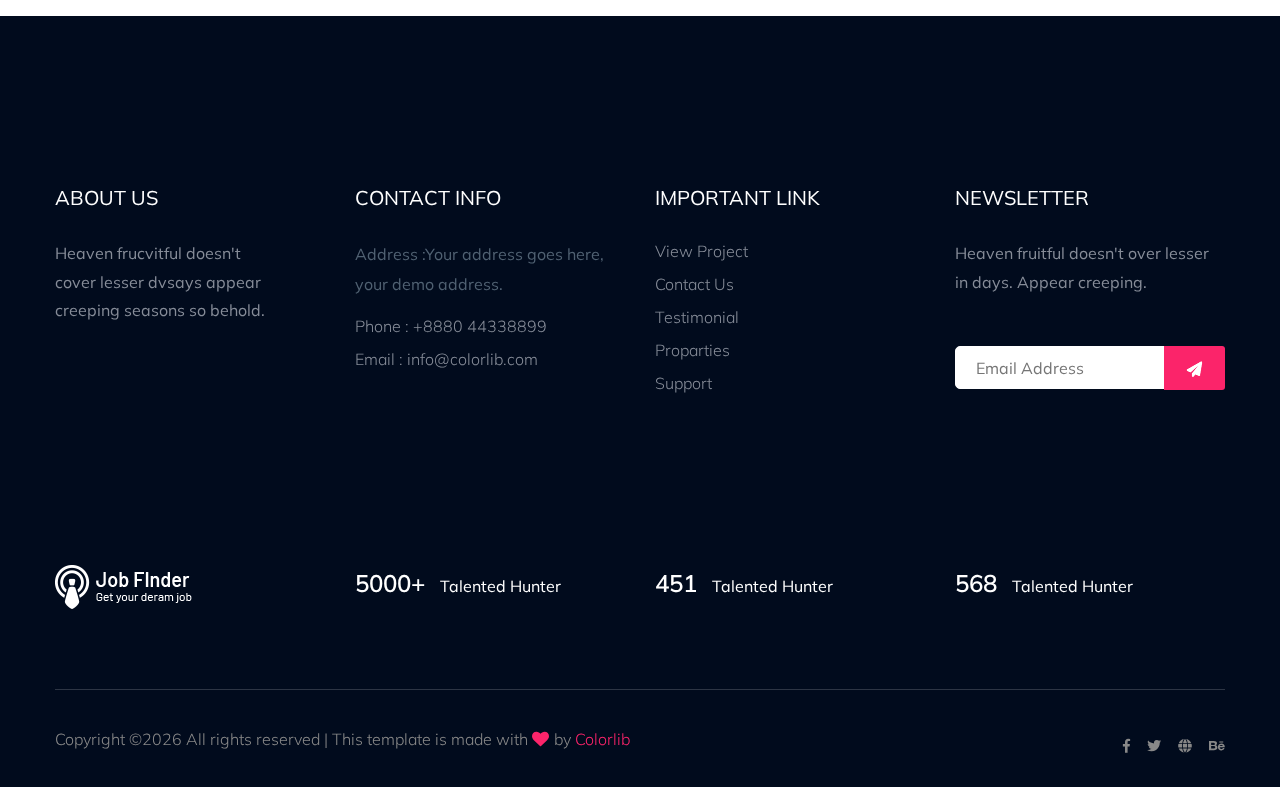
<file: jobfinderportal-master/job_details.html>
<!doctype html>
<html class="no-js" lang="zxx">
    <head>
        <meta charset="utf-8">
        <meta http-equiv="x-ua-compatible" content="ie=edge">
         <title>Job board HTML-5 Template </title>
        <meta name="description" content="">
        <meta name="viewport" content="width=device-width, initial-scale=1">
        <link rel="manifest" href="site.webmanifest">
		<link rel="shortcut icon" type="image/x-icon" href="assets/img/favicon.ico">

		<!-- CSS here -->
            <link rel="stylesheet" href="assets/css/bootstrap.min.css">
            <link rel="stylesheet" href="assets/css/owl.carousel.min.css">
            <link rel="stylesheet" href="assets/css/flaticon.css">
            <link rel="stylesheet" href="assets/css/slicknav.css">
            <link rel="stylesheet" href="assets/css/price_rangs.css">
            <link rel="stylesheet" href="assets/css/animate.min.css">
            <link rel="stylesheet" href="assets/css/magnific-popup.css">
            <link rel="stylesheet" href="assets/css/fontawesome-all.min.css">
            <link rel="stylesheet" href="assets/css/themify-icons.css">
            <link rel="stylesheet" href="assets/css/slick.css">
            <link rel="stylesheet" href="assets/css/nice-select.css">
            <link rel="stylesheet" href="assets/css/style.css">
   </head>

   <body>
    <!-- Preloader Start -->
    <div id="preloader-active">
        <div class="preloader d-flex align-items-center justify-content-center">
            <div class="preloader-inner position-relative">
                <div class="preloader-circle"></div>
                <div class="preloader-img pere-text">
                    <img src="assets/img/logo/logo.png" alt="">
                </div>
            </div>
        </div>
    </div>
    <!-- Preloader Start -->
    <header>
        <!-- Header Start -->
       <div class="header-area header-transparrent">
           <div class="headder-top header-sticky">
                <div class="container">
                    <div class="row align-items-center">
                        <div class="col-lg-3 col-md-2">
                            <!-- Logo -->
                            <div class="logo">
                                <a href="index.html"><img src="assets/img/logo/logo.png" alt=""></a>
                            </div>  
                        </div>
                        <div class="col-lg-9 col-md-9">
                            <div class="menu-wrapper">
                                <!-- Main-menu -->
                                <div class="main-menu">
                                    <nav class="d-none d-lg-block">
                                        <ul id="navigation">
                                            <li><a href="index.html">Home</a></li>
                                            <li><a href="job_listing.html">Find a Jobs </a></li>
                                            <li><a href="about.html">About</a></li>
                                            <li><a href="#">Page</a>
                                                <ul class="submenu">
                                                    <li><a href="blog.html">Blog</a></li>
                                                    <li><a href="single-blog.html">Blog Details</a></li>
                                                    <li><a href="elements.html">Elements</a></li>
                                                    <li><a href="job_details.html">job Details</a></li>
                                                </ul>
                                            </li>
                                            <li><a href="contact.html">Contact</a></li>
                                        </ul>
                                    </nav>
                                </div>          
                                <!-- Header-btn -->
                                <div class="header-btn d-none f-right d-lg-block">
                                    <a href="#" class="btn head-btn1">Register</a>
                                    <a href="#" class="btn head-btn2">Login</a>
                                </div>
                            </div>
                        </div>
                        <!-- Mobile Menu -->
                        <div class="col-12">
                            <div class="mobile_menu d-block d-lg-none"></div>
                        </div>
                    </div>
                </div>
           </div>
       </div>
        <!-- Header End -->
    </header>
    <main>

        <!-- Hero Area Start-->
        <div class="slider-area ">
        <div class="single-slider section-overly slider-height2 d-flex align-items-center" data-background="assets/img/hero/about.jpg">
            <div class="container">
                <div class="row">
                    <div class="col-xl-12">
                        <div class="hero-cap text-center">
                            <h2>UI/UX Designer</h2>
                        </div>
                    </div>
                </div>
            </div>
        </div>
        </div>
        <!-- Hero Area End -->
        <!-- job post company Start -->
        <div class="job-post-company pt-120 pb-120">
            <div class="container">
                <div class="row justify-content-between">
                    <!-- Left Content -->
                    <div class="col-xl-7 col-lg-8">
                        <!-- job single -->
                        <div class="single-job-items mb-50">
                            <div class="job-items">
                                <div class="company-img company-img-details">
                                    <a href="#"><img src="assets/img/icon/job-list1.png" alt=""></a>
                                </div>
                                <div class="job-tittle">
                                    <a href="#">
                                        <h4>Digital Marketer</h4>
                                    </a>
                                    <ul>
                                        <li>Creative Agency</li>
                                        <li><i class="fas fa-map-marker-alt"></i>Athens, Greece</li>
                                        <li>$3500 - $4000</li>
                                    </ul>
                                </div>
                            </div>
                        </div>
                          <!-- job single End -->
                       
                        <div class="job-post-details">
                            <div class="post-details1 mb-50">
                                <!-- Small Section Tittle -->
                                <div class="small-section-tittle">
                                    <h4>Job Description</h4>
                                </div>
                                <p>It is a long established fact that a reader will beff distracted by vbthe creadable content of a page when looking at its layout. The pointf of using Lorem Ipsum is that it has ahf mcore or-lgess normal distribution of letters, as opposed to using, Content here content here making it look like readable.</p>
                            </div>
                            <div class="post-details2  mb-50">
                                 <!-- Small Section Tittle -->
                                <div class="small-section-tittle">
                                    <h4>Required Knowledge, Skills, and Abilities</h4>
                                </div>
                               <ul>
                                   <li>System Software Development</li>
                                   <li>Mobile Applicationin iOS/Android/Tizen or other platform</li>
                                   <li>Research and code , libraries, APIs and frameworks</li>
                                   <li>Strong knowledge on software development life cycle</li>
                                   <li>Strong problem solving and debugging skills</li>
                               </ul>
                            </div>
                            <div class="post-details2  mb-50">
                                 <!-- Small Section Tittle -->
                                <div class="small-section-tittle">
                                    <h4>Education + Experience</h4>
                                </div>
                               <ul>
                                   <li>3 or more years of professional design experience</li>
                                   <li>Direct response email experience</li>
                                   <li>Ecommerce website design experience</li>
                                   <li>Familiarity with mobile and web apps preferred</li>
                                   <li>Experience using Invision a plus</li>
                               </ul>
                            </div>
                        </div>

                    </div>
                    <!-- Right Content -->
                    <div class="col-xl-4 col-lg-4">
                        <div class="post-details3  mb-50">
                            <!-- Small Section Tittle -->
                           <div class="small-section-tittle">
                               <h4>Job Overview</h4>
                           </div>
                          <ul>
                              <li>Posted date : <span>12 Aug 2019</span></li>
                              <li>Location : <span>New York</span></li>
                              <li>Vacancy : <span>02</span></li>
                              <li>Job nature : <span>Full time</span></li>
                              <li>Salary :  <span>$7,800 yearly</span></li>
                              <li>Application date : <span>12 Sep 2020</span></li>
                          </ul>
                         <div class="apply-btn2">
                            <a href="#" class="btn">Apply Now</a>
                         </div>
                       </div>
                        <div class="post-details4  mb-50">
                            <!-- Small Section Tittle -->
                           <div class="small-section-tittle">
                               <h4>Company Information</h4>
                           </div>
                              <span>Colorlib</span>
                              <p>It is a long established fact that a reader will be distracted by the readable content of a page when looking at its layout.</p>
                            <ul>
                                <li>Name: <span>Colorlib </span></li>
                                <li>Web : <span> colorlib.com</span></li>
                                <li>Email: <span>carrier.colorlib@gmail.com</span></li>
                            </ul>
                       </div>
                    </div>
                </div>
            </div>
        </div>
        <!-- job post company End -->

    </main>
    <footer>
        <!-- Footer Start-->
        <div class="footer-area footer-bg footer-padding">
            <div class="container">
                <div class="row d-flex justify-content-between">
                    <div class="col-xl-3 col-lg-3 col-md-4 col-sm-6">
                       <div class="single-footer-caption mb-50">
                         <div class="single-footer-caption mb-30">
                             <div class="footer-tittle">
                                 <h4>About Us</h4>
                                 <div class="footer-pera">
                                     <p>Heaven frucvitful doesn't cover lesser dvsays appear creeping seasons so behold.</p>
                                </div>
                             </div>
                         </div>

                       </div>
                    </div>
                    <div class="col-xl-3 col-lg-3 col-md-4 col-sm-5">
                        <div class="single-footer-caption mb-50">
                            <div class="footer-tittle">
                                <h4>Contact Info</h4>
                                <ul>
                                    <li>
                                    <p>Address :Your address goes
                                        here, your demo address.</p>
                                    </li>
                                    <li><a href="#">Phone : +8880 44338899</a></li>
                                    <li><a href="#">Email : info@colorlib.com</a></li>
                                </ul>
                            </div>

                        </div>
                    </div>
                    <div class="col-xl-3 col-lg-3 col-md-4 col-sm-5">
                        <div class="single-footer-caption mb-50">
                            <div class="footer-tittle">
                                <h4>Important Link</h4>
                                <ul>
                                    <li><a href="#"> View Project</a></li>
                                    <li><a href="#">Contact Us</a></li>
                                    <li><a href="#">Testimonial</a></li>
                                    <li><a href="#">Proparties</a></li>
                                    <li><a href="#">Support</a></li>
                                </ul>
                            </div>
                        </div>
                    </div>
                    <div class="col-xl-3 col-lg-3 col-md-4 col-sm-5">
                        <div class="single-footer-caption mb-50">
                            <div class="footer-tittle">
                                <h4>Newsletter</h4>
                                <div class="footer-pera footer-pera2">
                                 <p>Heaven fruitful doesn't over lesser in days. Appear creeping.</p>
                             </div>
                             <!-- Form -->
                             <div class="footer-form" >
                                 <div id="mc_embed_signup">
                                     <form target="_blank" action="https://spondonit.us12.list-manage.com/subscribe/post?u=1462626880ade1ac87bd9c93a&amp;id=92a4423d01"
                                     method="get" class="subscribe_form relative mail_part">
                                         <input type="email" name="email" id="newsletter-form-email" placeholder="Email Address"
                                         class="placeholder hide-on-focus" onfocus="this.placeholder = ''"
                                         onblur="this.placeholder = ' Email Address '">
                                         <div class="form-icon">
                                             <button type="submit" name="submit" id="newsletter-submit"
                                             class="email_icon newsletter-submit button-contactForm"><img src="assets/img/icon/form.png" alt=""></button>
                                         </div>
                                         <div class="mt-10 info"></div>
                                     </form>
                                 </div>
                             </div>
                            </div>
                        </div>
                    </div>
                </div>
               <!--  -->
               <div class="row footer-wejed justify-content-between">
                       <div class="col-xl-3 col-lg-3 col-md-4 col-sm-6">
                          <!-- logo -->
                          <div class="footer-logo mb-20">
                            <a href="index.html"><img src="assets/img/logo/logo2_footer.png" alt=""></a>
                          </div>
                       </div>
                       <div class="col-xl-3 col-lg-3 col-md-4 col-sm-5">
                        <div class="footer-tittle-bottom">
                            <span>5000+</span>
                            <p>Talented Hunter</p>
                        </div>
                       </div>
                       <div class="col-xl-3 col-lg-3 col-md-4 col-sm-5">
                            <div class="footer-tittle-bottom">
                                <span>451</span>
                                <p>Talented Hunter</p>
                            </div>
                       </div>
                       <div class="col-xl-3 col-lg-3 col-md-4 col-sm-5">
                            <!-- Footer Bottom Tittle -->
                            <div class="footer-tittle-bottom">
                                <span>568</span>
                                <p>Talented Hunter</p>
                            </div>
                       </div>
               </div>
            </div>
        </div>
        <!-- footer-bottom area -->
        <div class="footer-bottom-area footer-bg">
            <div class="container">
                <div class="footer-border">
                     <div class="row d-flex justify-content-between align-items-center">
                         <div class="col-xl-10 col-lg-10 ">
                             <div class="footer-copy-right">
                                 <p><!-- Link back to Colorlib can't be removed. Template is licensed under CC BY 3.0. -->
  Copyright &copy;<script>document.write(new Date().getFullYear());</script> All rights reserved | This template is made with <i class="fa fa-heart" aria-hidden="true"></i> by <a href="https://colorlib.com" target="_blank">Colorlib</a>
  <!-- Link back to Colorlib can't be removed. Template is licensed under CC BY 3.0. --></p>
                             </div>
                         </div>
                         <div class="col-xl-2 col-lg-2">
                             <div class="footer-social f-right">
                                 <a href="#"><i class="fab fa-facebook-f"></i></a>
                                 <a href="#"><i class="fab fa-twitter"></i></a>
                                 <a href="#"><i class="fas fa-globe"></i></a>
                                 <a href="#"><i class="fab fa-behance"></i></a>
                             </div>
                         </div>
                     </div>
                </div>
            </div>
        </div>
        <!-- Footer End-->
    </footer>

	<!-- JS here -->
	
		<!-- All JS Custom Plugins Link Here here -->
        <script src="./assets/js/vendor/modernizr-3.5.0.min.js"></script>
		<!-- Jquery, Popper, Bootstrap -->
		<script src="./assets/js/vendor/jquery-1.12.4.min.js"></script>
        <script src="./assets/js/popper.min.js"></script>
        <script src="./assets/js/bootstrap.min.js"></script>
	    <!-- Jquery Mobile Menu -->
        <script src="./assets/js/jquery.slicknav.min.js"></script>

		<!-- Jquery Slick , Owl-Carousel Plugins -->
        <script src="./assets/js/owl.carousel.min.js"></script>
        <script src="./assets/js/slick.min.js"></script>
        <script src="./assets/js/price_rangs.js"></script>
        
		<!-- One Page, Animated-HeadLin -->
        <script src="./assets/js/wow.min.js"></script>
		<script src="./assets/js/animated.headline.js"></script>
        <script src="./assets/js/jquery.magnific-popup.js"></script>

		<!-- Scrollup, nice-select, sticky -->
        <script src="./assets/js/jquery.scrollUp.min.js"></script>
        <script src="./assets/js/jquery.nice-select.min.js"></script>
		<script src="./assets/js/jquery.sticky.js"></script>
        
        <!-- contact js -->
        <script src="./assets/js/contact.js"></script>
        <script src="./assets/js/jquery.form.js"></script>
        <script src="./assets/js/jquery.validate.min.js"></script>
        <script src="./assets/js/mail-script.js"></script>
        <script src="./assets/js/jquery.ajaxchimp.min.js"></script>
        
		<!-- Jquery Plugins, main Jquery -->	
        <script src="./assets/js/plugins.js"></script>
        <script src="./assets/js/main.js"></script>
        
    </body>
</html>
</file>
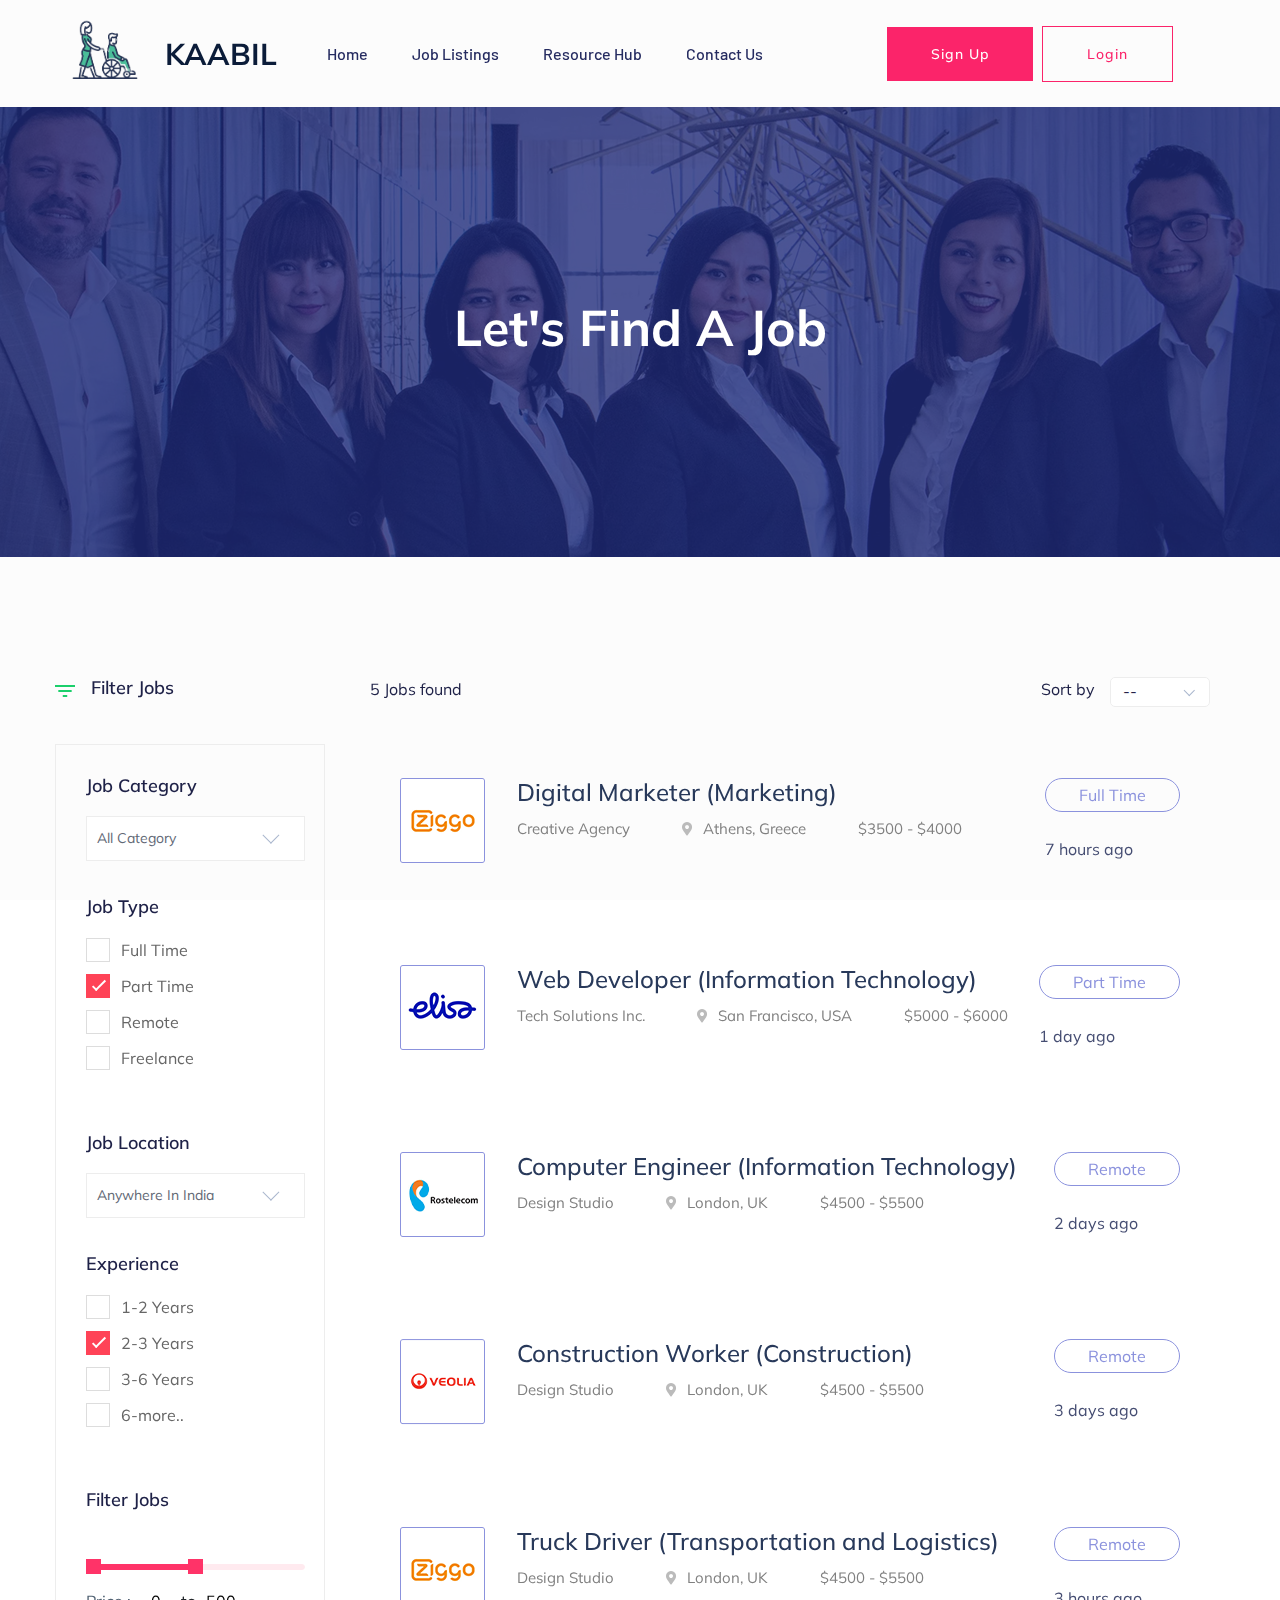
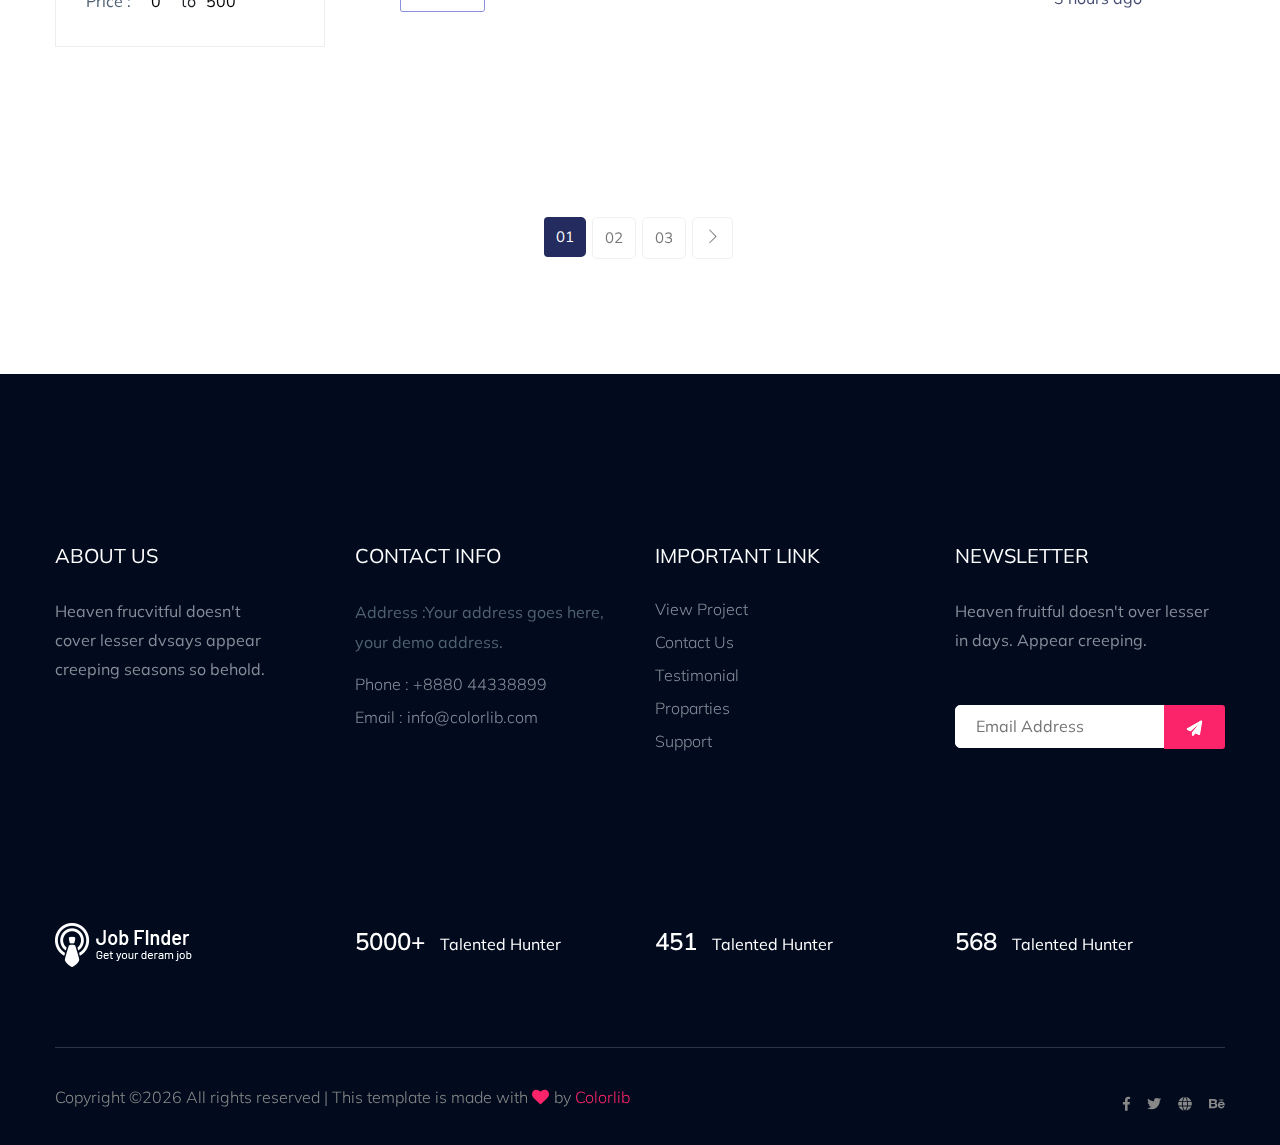
<file: jobfinderportal-master/job_listing.html>
<!doctype html>
<html class="no-js" lang="zxx">
    <head>
        <meta charset="utf-8">
        <meta http-equiv="x-ua-compatible" content="ie=edge">
         <title>Kaabil - Job Listings</title>
        <meta name="description" content="">
        <meta name="viewport" content="width=device-width, initial-scale=1">
        <link rel="manifest" href="site.webmanifest">
		<link rel="shortcut icon" type="image/x-icon" href="assets/img/favicon.ico">

		<!-- CSS here -->
            <link rel="stylesheet" href="assets/css/bootstrap.min.css">
            <link rel="stylesheet" href="assets/css/owl.carousel.min.css">
            <link rel="stylesheet" href="assets/css/price_rangs.css">
            <link rel="stylesheet" href="assets/css/flaticon.css">
            <link rel="stylesheet" href="assets/css/slicknav.css">
            <link rel="stylesheet" href="assets/css/animate.min.css">
            <link rel="stylesheet" href="assets/css/magnific-popup.css">
            <link rel="stylesheet" href="assets/css/fontawesome-all.min.css">
            <link rel="stylesheet" href="assets/css/themify-icons.css">
            <link rel="stylesheet" href="assets/css/slick.css">
            <link rel="stylesheet" href="assets/css/nice-select.css">
            <link rel="stylesheet" href="assets/css/style.css">
   </head>

   <body>
    <!-- Preloader Start -->
    <div id="preloader-active">
        <div class="preloader d-flex align-items-center justify-content-center">
            <div class="preloader-inner position-relative">
                <div class="preloader-circle"></div>
                <div class="preloader-img pere-text">
                    <img src="assets/img/logo/logo.png" alt="">
                </div>
            </div>
        </div>
    </div>
    <!-- Preloader Start -->
    <header>
        <!-- Header Start -->
       <div class="header-area header-transparrent">
           <div class="headder-top header-sticky">
                <div class="container">
                    <div class="row align-items-center">
                        <div class="col-lg-2 col-md-2">
                            <!-- Logo -->
                            <div class="logo-container">
                                <a href="index.html" class="logo-link">
                                    <img src="assets/img/logo/disabled-people-help-modern-vector-line-design-icon-JTD72T-removebg-preview.png" alt="" class="logo-img">
                                    <h1 class="logo-heading">KAABIL</h1>
                                </a>
                            </div>
                            
                            
                        </div>
                        <div class="col-lg-10 col-md-9">
                            <div class="menu-wrapper">
                                <!-- Main-menu -->
                                <div class="main-menu">
                                    <nav class="d-none d-lg-block">
                                        <ul id="navigation">
                                            <li><a href="index.html">Home</a></li>
                                            <li><a href="job_listing.html">Job Listings</a></li>
                                            <li><a href="#">Resource Hub</a>
                                                <ul class="submenu">
                                                    <li><a href="blog.html">Articles</a></li>
                                                    <li><a href="single-blog.html">Guidance</a></li>
                                                    <li><a href="elements.html">Legal Rights & Support</a></li>
                                                </ul>
                                            </li>
                                            <li><a href="contact.html">Contact Us</a></li>
                                        </ul>
                                    </nav>
                                </div>          
                                <!-- Header-btn -->
                                <div class="header-btn d-none f-right d-lg-block">
                                    <a href="#" class="btn head-btn1">Sign Up</a>
                                    <a href="#" class="btn head-btn2">Login</a>
                                </div>
                            </div>
                        </div>
                        <!-- Mobile Menu -->
                        <div class="col-12">
                            <div class="mobile_menu d-block d-lg-none"></div>
                        </div>
                    </div>
                </div>
           </div>
       </div>
        <!-- Header End -->
    </header>
    <main>

        <!-- Hero Area Start-->
        <div class="slider-area ">
            <div class="single-slider section-overly slider-height2 d-flex align-items-center" data-background="assets/img/hero/about.jpg">
                <div class="container">
                    <div class="row">
                        <div class="col-xl-12">
                            <div class="hero-cap text-center">
                                <h2>Let's Find A Job</h2>
                            </div>
                        </div>
                    </div>
                </div>
            </div>
        </div>
        <!-- Hero Area End -->
        <!-- Job List Area Start -->
        <div class="job-listing-area pt-120 pb-120">
            <div class="container">
                <div class="row">
                    <!-- Left content -->
                    <div class="col-xl-3 col-lg-3 col-md-4">
                        <div class="row">
                            <div class="col-12">
                                    <div class="small-section-tittle2 mb-45">
                                    <div class="ion"> <svg 
                                        xmlns="http://www.w3.org/2000/svg"
                                        xmlns:xlink="http://www.w3.org/1999/xlink"
                                        width="20px" height="12px">
                                    <path fill-rule="evenodd"  fill="rgb(27, 207, 107)"
                                        d="M7.778,12.000 L12.222,12.000 L12.222,10.000 L7.778,10.000 L7.778,12.000 ZM-0.000,-0.000 L-0.000,2.000 L20.000,2.000 L20.000,-0.000 L-0.000,-0.000 ZM3.333,7.000 L16.667,7.000 L16.667,5.000 L3.333,5.000 L3.333,7.000 Z"/>
                                    </svg>
                                    </div>
                                    <h4>Filter Jobs</h4>
                                </div>
                            </div>
                        </div>
                        <!-- Job Category Listing start -->
                        <div class="job-category-listing mb-50">
                            <!-- single one -->
                            <div class="single-listing">
                               <div class="small-section-tittle2">
                                     <h4>Job Category</h4>
                               </div>
                                <!-- Select job items start -->
                                <div class="select-job-items2">
                                    <select name="select">
                                        <option value="">All Category</option>
                                        <option value="">Information Technology</option>
                                        <option value="">Healthcare</option>
                                        <option value="">Finance</option>
                                        <option value="">Education</option>
                                        <option value="">Marketing</option>
                                        <option value="">Engineering</option>
                                        <option value="">Legal</option>
                                        <option value="">Sales</option>
                                        <option value="">Transportation and Logistics</option>
                                        <option value="">Construction</option>
                                        <option value="">Social Services</option>
                                    </select>
                                </div>
                                <!--  Select job items End-->
                                <!-- select-Categories start -->
                                <div class="select-Categories pt-80 pb-50">
                                    <div class="small-section-tittle2">
                                        <h4>Job Type</h4>
                                    </div>
                                    <label class="container">Full Time
                                        <input type="checkbox" >
                                        <span class="checkmark"></span>
                                    </label>
                                    <label class="container">Part Time
                                        <input type="checkbox" checked="checked active">
                                        <span class="checkmark"></span>
                                    </label>
                                    <label class="container">Remote
                                        <input type="checkbox">
                                        <span class="checkmark"></span>
                                    </label>
                                    <label class="container">Freelance
                                        <input type="checkbox">
                                        <span class="checkmark"></span>
                                    </label>
                                </div>
                                <!-- select-Categories End -->
                            </div>
                            <!-- single two -->
                            <div class="single-listing">
                               <div class="small-section-tittle2">
                                     <h4>Job Location</h4>
                               </div>
                                <!-- Select job items start -->
                                <div class="select-job-items2">
                                    <select name="select">
                                        <option value="">Anywhere In India</option>
                                        <option value="">Mumbai</option>
                                        <option value="">Delhi</option>
                                        <option value="">Chennai</option>
                                        <option value="">Pune</option>
                                        <option value="">Kolkata</option>
                                        <option value="">Bangalore</option>
                                    </select>
                                </div>
                                <!--  Select job items End-->
                                <!-- select-Categories start -->
                                <div class="select-Categories pt-80 pb-50">
                                    <div class="small-section-tittle2">
                                        <h4>Experience</h4>
                                    </div>
                                    <label class="container">1-2 Years
                                        <input type="checkbox" >
                                        <span class="checkmark"></span>
                                    </label>
                                    <label class="container">2-3 Years
                                        <input type="checkbox" checked="checked active">
                                        <span class="checkmark"></span>
                                    </label>
                                    <label class="container">3-6 Years
                                        <input type="checkbox">
                                        <span class="checkmark"></span>
                                    </label>
                                    <label class="container">6-more..
                                        <input type="checkbox">
                                        <span class="checkmark"></span>
                                    </label>
                                </div>
                                <!-- select-Categories End -->
                            </div>
                            <!-- single three -->
                            
                            <div class="single-listing">
                                <!-- Range Slider Start -->
                                <aside class="left_widgets p_filter_widgets price_rangs_aside sidebar_box_shadow">
                                    <div class="small-section-tittle2">
                                        <h4>Filter Jobs</h4>
                                    </div>
                                    <div class="widgets_inner">
                                        <div class="range_item">
                                            <!-- <div id="slider-range"></div> -->
                                            <input type="text" class="js-range-slider" value="" />
                                            <div class="d-flex align-items-center">
                                                <div class="price_text">
                                                    <p>Price :</p>
                                                </div>
                                                <div class="price_value d-flex justify-content-center">
                                                    <input type="text" class="js-input-from" id="amount" readonly />
                                                    <span>to</span>
                                                    <input type="text" class="js-input-to" id="amount" readonly />
                                                </div>
                                            </div>
                                        </div>
                                    </div>
                                </aside>
                              <!-- Range Slider End -->
                            </div>
                        </div>
                        <!-- Job Category Listing End -->
                    </div>
                    <!-- Right content -->
                    <div class="col-xl-9 col-lg-9 col-md-8">
                        <!-- Featured_job_start -->
                        <section class="featured-job-area">
                            <div class="container">
                                <!-- Count of Job list Start -->
                                <div class="row">
                                    <div class="col-lg-12">
                                        <div class="count-job mb-35">
                                            <span id="job-count">Jobs found</span>
                                            <!-- Select job items start -->
                                            <div class="select-job-items">
                                                <span>Sort by</span>
                                                <select name="select" id="sort-options" onchange="sortJobs()">
                                                    <option value="default">--</option>
                                                    <option value="title">Job Title</option>
                                                    <option value="location">Location</option>
                                                    <!-- Add more sorting options as needed -->
                                                </select>
                                            </div>
                                            <!--  Select job items End-->
                                        </div>
                                    </div>
                                </div>
                                <!-- Count of Job list End -->
                                <!-- Container for Job Listings -->
                                <div id="job-listings-container"></div>
                            </div>
                        </section>
                        <!-- Featured_job_end -->
                    </div>
                </div>
            </div>
        </div>
        <!-- Job List Area End -->
        <!--Pagination Start  -->
        <div class="pagination-area pb-115 text-center">
            <div class="container">
                <div class="row">
                    <div class="col-xl-12">
                        <div class="single-wrap d-flex justify-content-center">
                            <nav aria-label="Page navigation example">
                                <ul class="pagination justify-content-start">
                                    <li class="page-item active"><a class="page-link" href="#">01</a></li>
                                    <li class="page-item"><a class="page-link" href="#">02</a></li>
                                    <li class="page-item"><a class="page-link" href="#">03</a></li>
                                <li class="page-item"><a class="page-link" href="#"><span class="ti-angle-right"></span></a></li>
                                </ul>
                            </nav>
                        </div>
                    </div>
                </div>
            </div>
        </div>
        <!--Pagination End  -->
        
    </main>
    <footer>
        <!-- Footer Start-->
        <div class="footer-area footer-bg footer-padding">
            <div class="container">
                <div class="row d-flex justify-content-between">
                    <div class="col-xl-3 col-lg-3 col-md-4 col-sm-6">
                       <div class="single-footer-caption mb-50">
                         <div class="single-footer-caption mb-30">
                             <div class="footer-tittle">
                                 <h4>About Us</h4>
                                 <div class="footer-pera">
                                     <p>Heaven frucvitful doesn't cover lesser dvsays appear creeping seasons so behold.</p>
                                </div>
                             </div>
                         </div>

                       </div>
                    </div>
                    <div class="col-xl-3 col-lg-3 col-md-4 col-sm-5">
                        <div class="single-footer-caption mb-50">
                            <div class="footer-tittle">
                                <h4>Contact Info</h4>
                                <ul>
                                    <li>
                                    <p>Address :Your address goes
                                        here, your demo address.</p>
                                    </li>
                                    <li><a href="#">Phone : +8880 44338899</a></li>
                                    <li><a href="#">Email : info@colorlib.com</a></li>
                                </ul>
                            </div>

                        </div>
                    </div>
                    <div class="col-xl-3 col-lg-3 col-md-4 col-sm-5">
                        <div class="single-footer-caption mb-50">
                            <div class="footer-tittle">
                                <h4>Important Link</h4>
                                <ul>
                                    <li><a href="#"> View Project</a></li>
                                    <li><a href="#">Contact Us</a></li>
                                    <li><a href="#">Testimonial</a></li>
                                    <li><a href="#">Proparties</a></li>
                                    <li><a href="#">Support</a></li>
                                </ul>
                            </div>
                        </div>
                    </div>
                    <div class="col-xl-3 col-lg-3 col-md-4 col-sm-5">
                        <div class="single-footer-caption mb-50">
                            <div class="footer-tittle">
                                <h4>Newsletter</h4>
                                <div class="footer-pera footer-pera2">
                                 <p>Heaven fruitful doesn't over lesser in days. Appear creeping.</p>
                             </div>
                             <!-- Form -->
                             <div class="footer-form" >
                                 <div id="mc_embed_signup">
                                     <form target="_blank" action="https://spondonit.us12.list-manage.com/subscribe/post?u=1462626880ade1ac87bd9c93a&amp;id=92a4423d01"
                                     method="get" class="subscribe_form relative mail_part">
                                         <input type="email" name="email" id="newsletter-form-email" placeholder="Email Address"
                                         class="placeholder hide-on-focus" onfocus="this.placeholder = ''"
                                         onblur="this.placeholder = ' Email Address '">
                                         <div class="form-icon">
                                             <button type="submit" name="submit" id="newsletter-submit"
                                             class="email_icon newsletter-submit button-contactForm"><img src="assets/img/icon/form.png" alt=""></button>
                                         </div>
                                         <div class="mt-10 info"></div>
                                     </form>
                                 </div>
                             </div>
                            </div>
                        </div>
                    </div>
                </div>
               <!--  -->
               <div class="row footer-wejed justify-content-between">
                       <div class="col-xl-3 col-lg-3 col-md-4 col-sm-6">
                          <!-- logo -->
                          <div class="footer-logo mb-20">
                            <a href="index.html"><img src="assets/img/logo/logo2_footer.png" alt=""></a>
                          </div>
                       </div>
                       <div class="col-xl-3 col-lg-3 col-md-4 col-sm-5">
                        <div class="footer-tittle-bottom">
                            <span>5000+</span>
                            <p>Talented Hunter</p>
                        </div>
                       </div>
                       <div class="col-xl-3 col-lg-3 col-md-4 col-sm-5">
                            <div class="footer-tittle-bottom">
                                <span>451</span>
                                <p>Talented Hunter</p>
                            </div>
                       </div>
                       <div class="col-xl-3 col-lg-3 col-md-4 col-sm-5">
                            <!-- Footer Bottom Tittle -->
                            <div class="footer-tittle-bottom">
                                <span>568</span>
                                <p>Talented Hunter</p>
                            </div>
                       </div>
               </div>
            </div>
        </div>
        <!-- footer-bottom area -->
        <div class="footer-bottom-area footer-bg">
            <div class="container">
                <div class="footer-border">
                     <div class="row d-flex justify-content-between align-items-center">
                         <div class="col-xl-10 col-lg-10 ">
                             <div class="footer-copy-right">
                                 <p><!-- Link back to Colorlib can't be removed. Template is licensed under CC BY 3.0. -->
  Copyright &copy;<script>document.write(new Date().getFullYear());</script> All rights reserved | This template is made with <i class="fa fa-heart" aria-hidden="true"></i> by <a href="https://colorlib.com" target="_blank">Colorlib</a>
  <!-- Link back to Colorlib can't be removed. Template is licensed under CC BY 3.0. --></p>
                             </div>
                         </div>
                         <div class="col-xl-2 col-lg-2">
                             <div class="footer-social f-right">
                                 <a href="#"><i class="fab fa-facebook-f"></i></a>
                                 <a href="#"><i class="fab fa-twitter"></i></a>
                                 <a href="#"><i class="fas fa-globe"></i></a>
                                 <a href="#"><i class="fab fa-behance"></i></a>
                             </div>
                         </div>
                     </div>
                </div>
            </div>
        </div>
        <!-- Footer End-->
    </footer>

	<!-- JS here -->
    <script>
        const jobListings = [];

// Function to add a new job to the jobListings array
function addJob(title, jobCategory, company, location, salary, jobType, postedAgo, img) {
    jobListings.push({
        title,
        jobCategory,
        company,
        location,
        salary,
        jobType,
        postedAgo,
        img
    });

    const jobCountElement = document.getElementById('job-count');
        jobCountElement.textContent = `${jobListings.length} Jobs found`;
}

// Add jobs using the addJob function
addJob('Digital Marketer','Marketing', 'Creative Agency', 'Athens, Greece', '$3500 - $4000', 'Full Time', '7 hours ago','assets/img/icon/job-list1.png');
addJob('Web Developer','Information Technology', 'Tech Solutions Inc.', 'San Francisco, USA', '$5000 - $6000', 'Part Time', '1 day ago', 'assets/img/icon/job-list2.png');
addJob('Computer Engineer','Information Technology', 'Design Studio', 'London, UK', '$4500 - $5500', 'Remote', '2 days ago','assets/img/icon/job-list3.png');
addJob('Construction Worker','Construction', 'Design Studio', 'London, UK', '$4500 - $5500', 'Remote', '3 days ago','assets/img/icon/job-list4.png');
addJob('Truck Driver','Transportation and Logistics', 'Design Studio', 'London, UK', '$4500 - $5500', 'Remote', '3 hours ago','assets/img/icon/job-list1.png');
// Add more jobs as needed

    
        // Function to render job listings
        function renderJobListings() {
    const container = document.getElementById('job-listings-container');
    container.innerHTML = ''; // Clear existing content

    jobListings.forEach(job => {
        const jobHtml = `
            <div class="single-job-items mb-30">
                <div class="job-items">
                    <div class="company-img">
                        <img src="${job.img}" alt="Company Logo">
                    </div>
                    <div class="job-tittle job-tittle2">
                        <a href="#">
                            <h4>${job.title} (${job.jobCategory})</h4>
                        </a>
                        <ul>
                            <li>${job.company}</li>
                            <li><i class="fas fa-map-marker-alt"></i>${job.location}</li>
                            <li>${job.salary}</li>
                        </ul>
                    </div>
                </div>
                <div class="items-link items-link2 f-right">
                    <a href="#">${job.jobType}</a>
                    <span>${job.postedAgo}</span>
                </div>
            </div>
        `;
        

        // Append the new job HTML to the container
        container.insertAdjacentHTML('beforeend', jobHtml);
    });
}

    
        // Function to sort job listings
        function sortJobs() {
    const sortBy = document.getElementById('sort-options').value;

    switch (sortBy) {
        case 'title':
            jobListings.sort((a, b) => a.title.localeCompare(b.title));
            break;
        case 'location':
            jobListings.sort((a, b) => a.location.localeCompare(b.location));
            break;
        case 'time':
            jobListings.sort((a, b) => parseTime(a.postedAgo) - parseTime(b.postedAgo));
            break;
        // Add more cases for additional sorting options

        default:
            // Default sorting, if any
            break;
    }

    // After sorting, re-render the job listings on the page
    renderJobListings();
}

function parseTime(postedAgo) {
    const timeParts = postedAgo.split(' ');

    let totalSeconds = 0;

    for (let i = 0; i < timeParts.length; i += 2) {
        const value = parseInt(timeParts[i]);
        const unit = timeParts[i + 1].toLowerCase();

        if (unit.includes('day')) {
            totalSeconds += value * 24 * 60 * 60; // Convert days to seconds
        } else if (unit.includes('hour')) {
            totalSeconds += value * 60 * 60; // Convert hours to seconds
        }
    }

    return totalSeconds;
}

// Initial rendering of job listings
renderJobListings();

    </script>
	
		<!-- All JS Custom Plugins Link Here here -->
        <script src="./assets/js/vendor/modernizr-3.5.0.min.js"></script>
		<!-- Jquery, Popper, Bootstrap -->
		<script src="./assets/js/vendor/jquery-1.12.4.min.js"></script>
        <script src="./assets/js/popper.min.js"></script>
        <script src="./assets/js/bootstrap.min.js"></script>
	    <!-- Jquery Mobile Menu -->
        <script src="./assets/js/jquery.slicknav.min.js"></script>

		<!-- Jquery Slick , Owl-Carousel Range -->
        <script src="./assets/js/owl.carousel.min.js"></script>
        <script src="./assets/js/slick.min.js"></script>
        <script src="./assets/js/price_rangs.js"></script>
		<!-- One Page, Animated-HeadLin -->
        <script src="./assets/js/wow.min.js"></script>
		<script src="./assets/js/animated.headline.js"></script>
        <script src="./assets/js/jquery.magnific-popup.js"></script>

		<!-- Scrollup, nice-select, sticky -->
        <script src="./assets/js/jquery.scrollUp.min.js"></script>
        <script src="./assets/js/jquery.nice-select.min.js"></script>
		<script src="./assets/js/jquery.sticky.js"></script>
        
        <!-- contact js -->
        <script src="./assets/js/contact.js"></script>
        <script src="./assets/js/jquery.form.js"></script>
        <script src="./assets/js/jquery.validate.min.js"></script>
        <script src="./assets/js/mail-script.js"></script>
        <script src="./assets/js/jquery.ajaxchimp.min.js"></script>
        
		<!-- Jquery Plugins, main Jquery -->	
        <script src="./assets/js/plugins.js"></script>
        <script src="./assets/js/main.js"></script>
        
    </body>
</html>
</file>
<file: jobfinderportal-master/assets/css/flaticon.css>
/*
  	Flaticon icon font: Flaticon
  	Creation date: 10/03/2020 09:37
  	*/

@font-face {
  font-family: "Flaticon";
  src: url("../fonts/Flaticon.eot");
  src: url("../fonts/Flaticon.eot?#iefix") format("embedded-opentype"),
       url("../fonts/Flaticon.woff2") format("woff2"),
       url("../fonts/Flaticon.woff") format("woff"),
       url("../fonts/Flaticon.ttf") format("truetype"),
       url("../fonts/Flaticon.svg#Flaticon") format("svg");
  font-weight: normal;
  font-style: normal;
}

@media screen and (-webkit-min-device-pixel-ratio:0) {
  @font-face {
    font-family: "Flaticon";
    src: url("../fonts/Flaticon.svg#Flaticon") format("svg");
  }
}

[class^="flaticon-"]:before, [class*=" flaticon-"]:before,
[class^="flaticon-"]:after, [class*=" flaticon-"]:after {   
  font-family: Flaticon;

font-style: normal;
margin-left: 20px;
}

.flaticon-tour:before { content: "\f100"; }
.flaticon-report:before { content: "\f101"; }
.flaticon-cms:before { content: "\f102"; }
.flaticon-app:before { content: "\f103"; }
.flaticon-helmet:before { content: "\f104"; }
.flaticon-high-tech:before { content: "\f105"; }
.flaticon-real-estate:before { content: "\f106"; }
.flaticon-content:before { content: "\f107"; }
.flaticon-search:before { content: "\f108"; }
.flaticon-curriculum-vitae:before { content: "\f109"; }
</file>
<file: jobfinderportal-master/assets/css/price_rangs.css>
/* Ion.RangeSlider
// css version 2.0.3
// Â© 2013-2014 Denis Ineshin | IonDen.com
// ===================================================================================================================*/

/* =====================================================================================================================
// RangeSlider */

.irs {
    position: relative; display: block;
    -webkit-touch-callout: none;
    -webkit-user-select: none;
     -khtml-user-select: none;
       -moz-user-select: none;
        -ms-user-select: none;
            user-select: none;
}
    .irs-line {
        position: relative; display: block;
        overflow: hidden;
        outline: none !important;
    }
        .irs-line-left, .irs-line-mid, .irs-line-right {
            position: absolute; display: block;
            top: 0;
        }
        .irs-line-left {
            left: 0; width: 11%;
        }
        .irs-line-mid {
            left: 9%; width: 82%;
        }
        .irs-line-right {
            right: 0; width: 11%;
        }

    .irs-bar {
        position: absolute; display: block;
        left: 0; width: 0;
    }
        .irs-bar-edge {
            position: absolute; display: block;
            top: 0; left: 0;
        }

    .irs-shadow {
        position: absolute; display: none;
        left: 0; width: 0;
    }

    .irs-slider {
        position: absolute; display: block;
        cursor: default;
        z-index: 1;
    }
        .irs-slider.single {

        }
        .irs-slider.from {

        }
        .irs-slider.to {

        }
        .irs-slider.type_last {
            z-index: 2;
        }

    .irs-min {
        position: absolute; display: block;
        left: 0;
        cursor: default;
    }
    .irs-max {
        position: absolute; display: block;
        right: 0;
        cursor: default;
    }

    .irs-from, .irs-to, .irs-single {
        position: absolute; display: block;
        top: 0; left: 0;
        cursor: default;
        white-space: nowrap;
    }

.irs-grid {
    position: absolute; display: none;
    bottom: 0; left: 0;
    width: 100%; height: 20px;
}
.irs-with-grid .irs-grid {
    display: block;
}
    .irs-grid-pol {
        position: absolute;
        top: 0; left: 0;
        width: 1px; height: 8px;
        background: #000;
    }
    .irs-grid-pol.small {
        height: 4px;
    }
    .irs-grid-text {
        position: absolute;
        bottom: 0; left: 0;
        white-space: nowrap;
        text-align: center;
        font-size: 9px; line-height: 9px;
        padding: 0 3px;
        color: #000;
    }

.irs-disable-mask {
    position: absolute; display: block;
    top: 0; left: -1%;
    width: 102%; height: 100%;
    cursor: default;
    background: rgba(0,0,0,0.0);
    z-index: 2;
}
.lt-ie9 .irs-disable-mask {
    background: #000;
    filter: alpha(opacity=0);
    cursor: not-allowed;
}

.irs-disabled {
    opacity: 0.4;
}


.irs-hidden-input {
    position: absolute !important;
    display: block !important;
    top: 0 !important;
    left: 0 !important;
    width: 0 !important;
    height: 0 !important;
    font-size: 0 !important;
    line-height: 0 !important;
    padding: 0 !important;
    margin: 0 !important;
    outline: none !important;
    z-index: -9999 !important;
    background: none !important;
    border-style: solid !important;
    border-color: transparent !important;
}


/* Ion.RangeSlider, Simple Skin
// css version 2.0.3
// Â© Denis Ineshin, 2014    https://github.com/IonDen
// Â© guybowden, 2014        https://github.com/guybowden
// ===================================================================================================================*/

/* =====================================================================================================================
// Skin details */

.irs {
    height: 55px;
}
.irs-with-grid {
    height: 75px;
}
.irs-line {
    height: 10px; top: 33px;
    background: #EEE;
    background: linear-gradient(to bottom, #DDD -50%, #FFF 150%); /* W3C */
    border: 1px solid #CCC;
    border-radius: 16px;
    -moz-border-radius: 16px;
}
    .irs-line-left {
        height: 8px;
    }
    .irs-line-mid {
        height: 8px;
    }
    .irs-line-right {
        height: 8px;
    }

.irs-bar {
    height: 10px; top: 33px;
    border-top: 1px solid #428bca;
    border-bottom: 1px solid #428bca;
    background: #428bca;
    background: linear-gradient(to top, rgba(66,139,202,1) 0%,rgba(127,195,232,1) 100%); /* W3C */
}
    .irs-bar-edge {
        height: 10px; top: 33px;
        width: 14px;
        border: 1px solid #428bca;
        border-right: 0;
        background: #428bca;
        background: linear-gradient(to top, rgba(66,139,202,1) 0%,rgba(127,195,232,1) 100%); /* W3C */
        border-radius: 16px 0 0 16px;
        -moz-border-radius: 16px 0 0 16px;
    }

.irs-shadow {
    height: 2px; top: 38px;
    background: #000;
    opacity: 0.3;
    border-radius: 5px;
    -moz-border-radius: 5px;
}
.lt-ie9 .irs-shadow {
    filter: alpha(opacity=30);
}

.irs-slider {
    top: 25px;
    width: 27px; height: 27px;
    border: 1px solid #AAA;
    background: #DDD;
    background: linear-gradient(to bottom, rgba(255,255,255,1) 0%,rgba(220,220,220,1) 20%,rgba(255,255,255,1) 100%); /* W3C */
    border-radius: 27px;
    -moz-border-radius: 27px;
    box-shadow: 1px 1px 3px rgba(0,0,0,0.3);
    cursor: pointer;
}

.irs-slider.state_hover, .irs-slider:hover {
    background: #FFF;
}

.irs-min, .irs-max {
    color: #333;
    font-size: 12px; line-height: 1.333;
    text-shadow: none;
    top: 0;
    padding: 1px 5px;
    background: rgba(0,0,0,0.1);
    border-radius: 3px;
    -moz-border-radius: 3px;
}

.lt-ie9 .irs-min, .lt-ie9 .irs-max {
    background: #ccc;
}

.lt-ie9 .irs-from, .lt-ie9 .irs-to, .lt-ie9 .irs-single {
    background: #999;
}

.irs-grid {
    height: 27px;
}
.irs-grid-pol {
    opacity: 0.5;
    background: #428bca;
}
.irs-grid-pol.small {
    background: #999;
}

.irs-grid-text {
    bottom: 5px;
    color: #99a4ac;
}

.irs-disabled {
}
</file>
<file: jobfinderportal-master/assets/css/themify-icons.css>
@font-face {
	font-family: 'themify';
	src:url('../fonts/themify.eot?-fvbane');


	src:url('../fonts/themify.eot?#iefix-fvbane') format('embedded-opentype'),
		url('../fonts/themify.woff?-fvbane') format('woff'),
		url('../fonts/themify.ttf?-fvbane') format('truetype'),
		url('../fonts/themify.svg?-fvbane#themify') format('svg');
	font-weight: normal;
	font-style: normal;
}

[class^="ti-"], [class*=" ti-"] {
	font-family: 'themify';
	speak: none;
	font-style: normal;
	font-weight: normal;
	font-variant: normal;
	text-transform: none;
	line-height: 1;

	/* Better Font Rendering =========== */
	-webkit-font-smoothing: antialiased;
	-moz-osx-font-smoothing: grayscale;
}

.ti-wand:before {
	content: "\e600";
}
.ti-volume:before {
	content: "\e601";
}
.ti-user:before {
	content: "\e602";
}
.ti-unlock:before {
	content: "\e603";
}
.ti-unlink:before {
	content: "\e604";
}
.ti-trash:before {
	content: "\e605";
}
.ti-thought:before {
	content: "\e606";
}
.ti-target:before {
	content: "\e607";
}
.ti-tag:before {
	content: "\e608";
}
.ti-tablet:before {
	content: "\e609";
}
.ti-star:before {
	content: "\e60a";
}
.ti-spray:before {
	content: "\e60b";
}
.ti-signal:before {
	content: "\e60c";
}
.ti-shopping-cart:before {
	content: "\e60d";
}
.ti-shopping-cart-full:before {
	content: "\e60e";
}
.ti-settings:before {
	content: "\e60f";
}
.ti-search:before {
	content: "\e610";
}
.ti-zoom-in:before {
	content: "\e611";
}
.ti-zoom-out:before {
	content: "\e612";
}
.ti-cut:before {
	content: "\e613";
}
.ti-ruler:before {
	content: "\e614";
}
.ti-ruler-pencil:before {
	content: "\e615";
}
.ti-ruler-alt:before {
	content: "\e616";
}
.ti-bookmark:before {
	content: "\e617";
}
.ti-bookmark-alt:before {
	content: "\e618";
}
.ti-reload:before {
	content: "\e619";
}
.ti-plus:before {
	content: "\e61a";
}
.ti-pin:before {
	content: "\e61b";
}
.ti-pencil:before {
	content: "\e61c";
}
.ti-pencil-alt:before {
	content: "\e61d";
}
.ti-paint-roller:before {
	content: "\e61e";
}
.ti-paint-bucket:before {
	content: "\e61f";
}
.ti-na:before {
	content: "\e620";
}
.ti-mobile:before {
	content: "\e621";
}
.ti-minus:before {
	content: "\e622";
}
.ti-medall:before {
	content: "\e623";
}
.ti-medall-alt:before {
	content: "\e624";
}
.ti-marker:before {
	content: "\e625";
}
.ti-marker-alt:before {
	content: "\e626";
}
.ti-arrow-up:before {
	content: "\e627";
}
.ti-arrow-right:before {
	content: "\e628";
}
.ti-arrow-left:before {
	content: "\e629";
}
.ti-arrow-down:before {
	content: "\e62a";
}
.ti-lock:before {
	content: "\e62b";
}
.ti-location-arrow:before {
	content: "\e62c";
}
.ti-link:before {
	content: "\e62d";
}
.ti-layout:before {
	content: "\e62e";
}
.ti-layers:before {
	content: "\e62f";
}
.ti-layers-alt:before {
	content: "\e630";
}
.ti-key:before {
	content: "\e631";
}
.ti-import:before {
	content: "\e632";
}
.ti-image:before {
	content: "\e633";
}
.ti-heart:before {
	content: "\e634";
}
.ti-heart-broken:before {
	content: "\e635";
}
.ti-hand-stop:before {
	content: "\e636";
}
.ti-hand-open:before {
	content: "\e637";
}
.ti-hand-drag:before {
	content: "\e638";
}
.ti-folder:before {
	content: "\e639";
}
.ti-flag:before {
	content: "\e63a";
}
.ti-flag-alt:before {
	content: "\e63b";
}
.ti-flag-alt-2:before {
	content: "\e63c";
}
.ti-eye:before {
	content: "\e63d";
}
.ti-export:before {
	content: "\e63e";
}
.ti-exchange-vertical:before {
	content: "\e63f";
}
.ti-desktop:before {
	content: "\e640";
}
.ti-cup:before {
	content: "\e641";
}
.ti-crown:before {
	content: "\e642";
}
.ti-comments:before {
	content: "\e643";
}
.ti-comment:before {
	content: "\e644";
}
.ti-comment-alt:before {
	content: "\e645";
}
.ti-close:before {
	content: "\e646";
}
.ti-clip:before {
	content: "\e647";
}
.ti-angle-up:before {
	content: "\e648";
}
.ti-angle-right:before {
	content: "\e649";
}
.ti-angle-left:before {
	content: "\e64a";
}
.ti-angle-down:before {
	content: "\e64b";
}
.ti-check:before {
	content: "\e64c";
}
.ti-check-box:before {
	content: "\e64d";
}
.ti-camera:before {
	content: "\e64e";
}
.ti-announcement:before {
	content: "\e64f";
}
.ti-brush:before {
	content: "\e650";
}
.ti-briefcase:before {
	content: "\e651";
}
.ti-bolt:before {
	content: "\e652";
}
.ti-bolt-alt:before {
	content: "\e653";
}
.ti-blackboard:before {
	content: "\e654";
}
.ti-bag:before {
	content: "\e655";
}
.ti-move:before {
	content: "\e656";
}
.ti-arrows-vertical:before {
	content: "\e657";
}
.ti-arrows-horizontal:before {
	content: "\e658";
}
.ti-fullscreen:before {
	content: "\e659";
}
.ti-arrow-top-right:before {
	content: "\e65a";
}
.ti-arrow-top-left:before {
	content: "\e65b";
}
.ti-arrow-circle-up:before {
	content: "\e65c";
}
.ti-arrow-circle-right:before {
	content: "\e65d";
}
.ti-arrow-circle-left:before {
	content: "\e65e";
}
.ti-arrow-circle-down:before {
	content: "\e65f";
}
.ti-angle-double-up:before {
	content: "\e660";
}
.ti-angle-double-right:before {
	content: "\e661";
}
.ti-angle-double-left:before {
	content: "\e662";
}
.ti-angle-double-down:before {
	content: "\e663";
}
.ti-zip:before {
	content: "\e664";
}
.ti-world:before {
	content: "\e665";
}
.ti-wheelchair:before {
	content: "\e666";
}
.ti-view-list:before {
	content: "\e667";
}
.ti-view-list-alt:before {
	content: "\e668";
}
.ti-view-grid:before {
	content: "\e669";
}
.ti-uppercase:before {
	content: "\e66a";
}
.ti-upload:before {
	content: "\e66b";
}
.ti-underline:before {
	content: "\e66c";
}
.ti-truck:before {
	content: "\e66d";
}
.ti-timer:before {
	content: "\e66e";
}
.ti-ticket:before {
	content: "\e66f";
}
.ti-thumb-up:before {
	content: "\e670";
}
.ti-thumb-down:before {
	content: "\e671";
}
.ti-text:before {
	content: "\e672";
}
.ti-stats-up:before {
	content: "\e673";
}
.ti-stats-down:before {
	content: "\e674";
}
.ti-split-v:before {
	content: "\e675";
}
.ti-split-h:before {
	content: "\e676";
}
.ti-smallcap:before {
	content: "\e677";
}
.ti-shine:before {
	content: "\e678";
}
.ti-shift-right:before {
	content: "\e679";
}
.ti-shift-left:before {
	content: "\e67a";
}
.ti-shield:before {
	content: "\e67b";
}
.ti-notepad:before {
	content: "\e67c";
}
.ti-server:before {
	content: "\e67d";
}
.ti-quote-right:before {
	content: "\e67e";
}
.ti-quote-left:before {
	content: "\e67f";
}
.ti-pulse:before {
	content: "\e680";
}
.ti-printer:before {
	content: "\e681";
}
.ti-power-off:before {
	content: "\e682";
}
.ti-plug:before {
	content: "\e683";
}
.ti-pie-chart:before {
	content: "\e684";
}
.ti-paragraph:before {
	content: "\e685";
}
.ti-panel:before {
	content: "\e686";
}
.ti-package:before {
	content: "\e687";
}
.ti-music:before {
	content: "\e688";
}
.ti-music-alt:before {
	content: "\e689";
}
.ti-mouse:before {
	content: "\e68a";
}
.ti-mouse-alt:before {
	content: "\e68b";
}
.ti-money:before {
	content: "\e68c";
}
.ti-microphone:before {
	content: "\e68d";
}
.ti-menu:before {
	content: "\e68e";
}
.ti-menu-alt:before {
	content: "\e68f";
}
.ti-map:before {
	content: "\e690";
}
.ti-map-alt:before {
	content: "\e691";
}
.ti-loop:before {
	content: "\e692";
}
.ti-location-pin:before {
	content: "\e693";
}
.ti-list:before {
	content: "\e694";
}
.ti-light-bulb:before {
	content: "\e695";
}
.ti-Italic:before {
	content: "\e696";
}
.ti-info:before {
	content: "\e697";
}
.ti-infinite:before {
	content: "\e698";
}
.ti-id-badge:before {
	content: "\e699";
}
.ti-hummer:before {
	content: "\e69a";
}
.ti-home:before {
	content: "\e69b";
}
.ti-help:before {
	content: "\e69c";
}
.ti-headphone:before {
	content: "\e69d";
}
.ti-harddrives:before {
	content: "\e69e";
}
.ti-harddrive:before {
	content: "\e69f";
}
.ti-gift:before {
	content: "\e6a0";
}
.ti-game:before {
	content: "\e6a1";
}
.ti-filter:before {
	content: "\e6a2";
}
.ti-files:before {
	content: "\e6a3";
}
.ti-file:before {
	content: "\e6a4";
}
.ti-eraser:before {
	content: "\e6a5";
}
.ti-envelope:before {
	content: "\e6a6";
}
.ti-download:before {
	content: "\e6a7";
}
.ti-direction:before {
	content: "\e6a8";
}
.ti-direction-alt:before {
	content: "\e6a9";
}
.ti-dashboard:before {
	content: "\e6aa";
}
.ti-control-stop:before {
	content: "\e6ab";
}
.ti-control-shuffle:before {
	content: "\e6ac";
}
.ti-control-play:before {
	content: "\e6ad";
}
.ti-control-pause:before {
	content: "\e6ae";
}
.ti-control-forward:before {
	content: "\e6af";
}
.ti-control-backward:before {
	content: "\e6b0";
}
.ti-cloud:before {
	content: "\e6b1";
}
.ti-cloud-up:before {
	content: "\e6b2";
}
.ti-cloud-down:before {
	content: "\e6b3";
}
.ti-clipboard:before {
	content: "\e6b4";
}
.ti-car:before {
	content: "\e6b5";
}
.ti-calendar:before {
	content: "\e6b6";
}
.ti-book:before {
	content: "\e6b7";
}
.ti-bell:before {
	content: "\e6b8";
}
.ti-basketball:before {
	content: "\e6b9";
}
.ti-bar-chart:before {
	content: "\e6ba";
}
.ti-bar-chart-alt:before {
	content: "\e6bb";
}
.ti-back-right:before {
	content: "\e6bc";
}
.ti-back-left:before {
	content: "\e6bd";
}
.ti-arrows-corner:before {
	content: "\e6be";
}
.ti-archive:before {
	content: "\e6bf";
}
.ti-anchor:before {
	content: "\e6c0";
}
.ti-align-right:before {
	content: "\e6c1";
}
.ti-align-left:before {
	content: "\e6c2";
}
.ti-align-justify:before {
	content: "\e6c3";
}
.ti-align-center:before {
	content: "\e6c4";
}
.ti-alert:before {
	content: "\e6c5";
}
.ti-alarm-clock:before {
	content: "\e6c6";
}
.ti-agenda:before {
	content: "\e6c7";
}
.ti-write:before {
	content: "\e6c8";
}
.ti-window:before {
	content: "\e6c9";
}
.ti-widgetized:before {
	content: "\e6ca";
}
.ti-widget:before {
	content: "\e6cb";
}
.ti-widget-alt:before {
	content: "\e6cc";
}
.ti-wallet:before {
	content: "\e6cd";
}
.ti-video-clapper:before {
	content: "\e6ce";
}
.ti-video-camera:before {
	content: "\e6cf";
}
.ti-vector:before {
	content: "\e6d0";
}
.ti-themify-logo:before {
	content: "\e6d1";
}
.ti-themify-favicon:before {
	content: "\e6d2";
}
.ti-themify-favicon-alt:before {
	content: "\e6d3";
}
.ti-support:before {
	content: "\e6d4";
}
.ti-stamp:before {
	content: "\e6d5";
}
.ti-split-v-alt:before {
	content: "\e6d6";
}
.ti-slice:before {
	content: "\e6d7";
}
.ti-shortcode:before {
	content: "\e6d8";
}
.ti-shift-right-alt:before {
	content: "\e6d9";
}
.ti-shift-left-alt:before {
	content: "\e6da";
}
.ti-ruler-alt-2:before {
	content: "\e6db";
}
.ti-receipt:before {
	content: "\e6dc";
}
.ti-pin2:before {
	content: "\e6dd";
}
.ti-pin-alt:before {
	content: "\e6de";
}
.ti-pencil-alt2:before {
	content: "\e6df";
}
.ti-palette:before {
	content: "\e6e0";
}
.ti-more:before {
	content: "\e6e1";
}
.ti-more-alt:before {
	content: "\e6e2";
}
.ti-microphone-alt:before {
	content: "\e6e3";
}
.ti-magnet:before {
	content: "\e6e4";
}
.ti-line-double:before {
	content: "\e6e5";
}
.ti-line-dotted:before {
	content: "\e6e6";
}
.ti-line-dashed:before {
	content: "\e6e7";
}
.ti-layout-width-full:before {
	content: "\e6e8";
}
.ti-layout-width-default:before {
	content: "\e6e9";
}
.ti-layout-width-default-alt:before {
	content: "\e6ea";
}
.ti-layout-tab:before {
	content: "\e6eb";
}
.ti-layout-tab-window:before {
	content: "\e6ec";
}
.ti-layout-tab-v:before {
	content: "\e6ed";
}
.ti-layout-tab-min:before {
	content: "\e6ee";
}
.ti-layout-slider:before {
	content: "\e6ef";
}
.ti-layout-slider-alt:before {
	content: "\e6f0";
}
.ti-layout-sidebar-right:before {
	content: "\e6f1";
}
.ti-layout-sidebar-none:before {
	content: "\e6f2";
}
.ti-layout-sidebar-left:before {
	content: "\e6f3";
}
.ti-layout-placeholder:before {
	content: "\e6f4";
}
.ti-layout-menu:before {
	content: "\e6f5";
}
.ti-layout-menu-v:before {
	content: "\e6f6";
}
.ti-layout-menu-separated:before {
	content: "\e6f7";
}
.ti-layout-menu-full:before {
	content: "\e6f8";
}
.ti-layout-media-right-alt:before {
	content: "\e6f9";
}
.ti-layout-media-right:before {
	content: "\e6fa";
}
.ti-layout-media-overlay:before {
	content: "\e6fb";
}
.ti-layout-media-overlay-alt:before {
	content: "\e6fc";
}
.ti-layout-media-overlay-alt-2:before {
	content: "\e6fd";
}
.ti-layout-media-left-alt:before {
	content: "\e6fe";
}
.ti-layout-media-left:before {
	content: "\e6ff";
}
.ti-layout-media-center-alt:before {
	content: "\e700";
}
.ti-layout-media-center:before {
	content: "\e701";
}
.ti-layout-list-thumb:before {
	content: "\e702";
}
.ti-layout-list-thumb-alt:before {
	content: "\e703";
}
.ti-layout-list-post:before {
	content: "\e704";
}
.ti-layout-list-large-image:before {
	content: "\e705";
}
.ti-layout-line-solid:before {
	content: "\e706";
}
.ti-layout-grid4:before {
	content: "\e707";
}
.ti-layout-grid3:before {
	content: "\e708";
}
.ti-layout-grid2:before {
	content: "\e709";
}
.ti-layout-grid2-thumb:before {
	content: "\e70a";
}
.ti-layout-cta-right:before {
	content: "\e70b";
}
.ti-layout-cta-left:before {
	content: "\e70c";
}
.ti-layout-cta-center:before {
	content: "\e70d";
}
.ti-layout-cta-btn-right:before {
	content: "\e70e";
}
.ti-layout-cta-btn-left:before {
	content: "\e70f";
}
.ti-layout-column4:before {
	content: "\e710";
}
.ti-layout-column3:before {
	content: "\e711";
}
.ti-layout-column2:before {
	content: "\e712";
}
.ti-layout-accordion-separated:before {
	content: "\e713";
}
.ti-layout-accordion-merged:before {
	content: "\e714";
}
.ti-layout-accordion-list:before {
	content: "\e715";
}
.ti-ink-pen:before {
	content: "\e716";
}
.ti-info-alt:before {
	content: "\e717";
}
.ti-help-alt:before {
	content: "\e718";
}
.ti-headphone-alt:before {
	content: "\e719";
}
.ti-hand-point-up:before {
	content: "\e71a";
}
.ti-hand-point-right:before {
	content: "\e71b";
}
.ti-hand-point-left:before {
	content: "\e71c";
}
.ti-hand-point-down:before {
	content: "\e71d";
}
.ti-gallery:before {
	content: "\e71e";
}
.ti-face-smile:before {
	content: "\e71f";
}
.ti-face-sad:before {
	content: "\e720";
}
.ti-credit-card:before {
	content: "\e721";
}
.ti-control-skip-forward:before {
	content: "\e722";
}
.ti-control-skip-backward:before {
	content: "\e723";
}
.ti-control-record:before {
	content: "\e724";
}
.ti-control-eject:before {
	content: "\e725";
}
.ti-comments-smiley:before {
	content: "\e726";
}
.ti-brush-alt:before {
	content: "\e727";
}
.ti-youtube:before {
	content: "\e728";
}
.ti-vimeo:before {
	content: "\e729";
}
.ti-twitter:before {
	content: "\e72a";
}
.ti-time:before {
	content: "\e72b";
}
.ti-tumblr:before {
	content: "\e72c";
}
.ti-skype:before {
	content: "\e72d";
}
.ti-share:before {
	content: "\e72e";
}
.ti-share-alt:before {
	content: "\e72f";
}
.ti-rocket:before {
	content: "\e730";
}
.ti-pinterest:before {
	content: "\e731";
}
.ti-new-window:before {
	content: "\e732";
}
.ti-microsoft:before {
	content: "\e733";
}
.ti-list-ol:before {
	content: "\e734";
}
.ti-linkedin:before {
	content: "\e735";
}
.ti-layout-sidebar-2:before {
	content: "\e736";
}
.ti-layout-grid4-alt:before {
	content: "\e737";
}
.ti-layout-grid3-alt:before {
	content: "\e738";
}
.ti-layout-grid2-alt:before {
	content: "\e739";
}
.ti-layout-column4-alt:before {
	content: "\e73a";
}
.ti-layout-column3-alt:before {
	content: "\e73b";
}
.ti-layout-column2-alt:before {
	content: "\e73c";
}
.ti-instagram:before {
	content: "\e73d";
}
.ti-google:before {
	content: "\e73e";
}
.ti-github:before {
	content: "\e73f";
}
.ti-flickr:before {
	content: "\e740";
}
.ti-facebook:before {
	content: "\e741";
}
.ti-dropbox:before {
	content: "\e742";
}
.ti-dribbble:before {
	content: "\e743";
}
.ti-apple:before {
	content: "\e744";
}
.ti-android:before {
	content: "\e745";
}
.ti-save:before {
	content: "\e746";
}
.ti-save-alt:before {
	content: "\e747";
}
.ti-yahoo:before {
	content: "\e748";
}
.ti-wordpress:before {
	content: "\e749";
}
.ti-vimeo-alt:before {
	content: "\e74a";
}
.ti-twitter-alt:before {
	content: "\e74b";
}
.ti-tumblr-alt:before {
	content: "\e74c";
}
.ti-trello:before {
	content: "\e74d";
}
.ti-stack-overflow:before {
	content: "\e74e";
}
.ti-soundcloud:before {
	content: "\e74f";
}
.ti-sharethis:before {
	content: "\e750";
}
.ti-sharethis-alt:before {
	content: "\e751";
}
.ti-reddit:before {
	content: "\e752";
}
.ti-pinterest-alt:before {
	content: "\e753";
}
.ti-microsoft-alt:before {
	content: "\e754";
}
.ti-linux:before {
	content: "\e755";
}
.ti-jsfiddle:before {
	content: "\e756";
}
.ti-joomla:before {
	content: "\e757";
}
.ti-html5:before {
	content: "\e758";
}
.ti-flickr-alt:before {
	content: "\e759";
}
.ti-email:before {
	content: "\e75a";
}
.ti-drupal:before {
	content: "\e75b";
}
.ti-dropbox-alt:before {
	content: "\e75c";
}
.ti-css3:before {
	content: "\e75d";
}
.ti-rss:before {
	content: "\e75e";
}
.ti-rss-alt:before {
	content: "\e75f";
}
</file>
<file: jobfinderportal-master/assets/css/nice-select.css>
.nice-select {
  -webkit-tap-highlight-color: transparent;
  background-color: #fff;
  border-radius: 5px;
  border: solid 1px #e8e8e8;
  box-sizing: border-box;
  clear: both;
  cursor: pointer;
  display: block;
  float: left;
  font-family: inherit;
  font-size: 14px;
  font-weight: normal;
  height: 42px;
  line-height: 40px;
  outline: none;
  padding-left: 18px;
  padding-right: 30px;
  position: relative;
  text-align: left !important;
  -webkit-transition: all 0.2s ease-in-out;
  transition: all 0.2s ease-in-out;
  -webkit-user-select: none;
     -moz-user-select: none;
      -ms-user-select: none;
          user-select: none;
  white-space: nowrap;
  width: auto; }
  .nice-select:hover {
    border-color: #dbdbdb; }
  .nice-select:active, .nice-select.open, .nice-select:focus {
    border-color: #999; }
  .nice-select:after {
    border-bottom: 2px solid #999;
    border-right: 2px solid #999;
    content: '';
    display: block;
    height: 5px;
    margin-top: -4px;
    pointer-events: none;
    position: absolute;
    right: 12px;
    top: 50%;
    -webkit-transform-origin: 66% 66%;
        -ms-transform-origin: 66% 66%;
            transform-origin: 66% 66%;
    -webkit-transform: rotate(45deg);
        -ms-transform: rotate(45deg);
            transform: rotate(45deg);
    -webkit-transition: all 0.15s ease-in-out;
    transition: all 0.15s ease-in-out;
    width: 5px; }
  .nice-select.open:after {
    -webkit-transform: rotate(-135deg);
        -ms-transform: rotate(-135deg);
            transform: rotate(-135deg); }
  .nice-select.open .list {
    opacity: 1;
    pointer-events: auto;
    -webkit-transform: scale(1) translateY(0);
        -ms-transform: scale(1) translateY(0);
            transform: scale(1) translateY(0); }
  .nice-select.disabled {
    border-color: #ededed;
    color: #999;
    pointer-events: none; }
    .nice-select.disabled:after {
      border-color: #cccccc; }
  .nice-select.wide {
    width: 100%; }
    .nice-select.wide .list {
      left: 0 !important;
      right: 0 !important; }
  .nice-select.right {
    float: right; }
    .nice-select.right .list {
      left: auto;
      right: 0; }
  .nice-select.small {
    font-size: 12px;
    height: 36px;
    line-height: 34px; }
    .nice-select.small:after {
      height: 4px;
      width: 4px; }
    .nice-select.small .option {
      line-height: 34px;
      min-height: 34px; }
  .nice-select .list {
    background-color: #fff;
    border-radius: 5px;
    box-shadow: 0 0 0 1px rgba(68, 68, 68, 0.11);
    box-sizing: border-box;
    margin-top: 4px;
    opacity: 0;
    overflow: hidden;
    padding: 0;
    pointer-events: none;
    position: absolute;
    top: 100%;
    left: 0;
    -webkit-transform-origin: 50% 0;
        -ms-transform-origin: 50% 0;
            transform-origin: 50% 0;
    -webkit-transform: scale(0.75) translateY(-21px);
        -ms-transform: scale(0.75) translateY(-21px);
            transform: scale(0.75) translateY(-21px);
    -webkit-transition: all 0.2s cubic-bezier(0.5, 0, 0, 1.25), opacity 0.15s ease-out;
    transition: all 0.2s cubic-bezier(0.5, 0, 0, 1.25), opacity 0.15s ease-out;
    z-index: 9; }
    .nice-select .list:hover .option:not(:hover) {
      background-color: transparent !important; }
  .nice-select .option {
    cursor: pointer;
    font-weight: 400;
    line-height: 40px;
    list-style: none;
    min-height: 40px;
    outline: none;
    padding-left: 18px;
    padding-right: 29px;
    text-align: left;
    -webkit-transition: all 0.2s;
    transition: all 0.2s; }
    .nice-select .option:hover, .nice-select .option.focus, .nice-select .option.selected.focus {
      background-color: #f6f6f6; }
    .nice-select .option.selected {
      font-weight: bold; }
    .nice-select .option.disabled {
      background-color: transparent;
      color: #999;
      cursor: default; }

.no-csspointerevents .nice-select .list {
  display: none; }

.no-csspointerevents .nice-select.open .list {
  display: block; }
</file>
<file: jobfinderportal-master/assets/css/style.css>
@import url("https://fonts.googleapis.com/css?family=Barlow:300,400,500,600,700,900|Muli:300,400,500,600,700,800,900&display=swap");
.white-bg {
  background: #979696;
}
.gray-bg {
  background: #f5f5f5;
}
.gray-bg {
  background: #f7f7fd;
}
.white-bg {
  background: #fff;
}
.black-bg {
  background: #16161a;
}
.theme-bg {
  background: #fb246a;
}
.brand-bg {
  background: #f1f4fa;
}
.testimonial-bg {
  background: #f9fafc;
}
.white-color {
  color: #fff;
}
.black-color {
  color: #16161a;
}
.theme-color {
  color: #fb246a;
}
.boxed-btn {
  background: #fff;
  color: #fb246a !important;
  display: inline-block;
  padding: 18px 44px;
  font-family: "Muli", sans-serif;
  font-size: 14px;
  font-weight: 400;
  border: 0;
  border: 1px solid #fb246a;
  letter-spacing: 3px;
  text-align: center;
  color: #fb246a;
  text-transform: uppercase;
  cursor: pointer;
}
.boxed-btn:hover {
  background: #fb246a;
  color: #fff !important;
  border: 1px solid #fb246a;
}
.boxed-btn:focus {
  outline: none;
}
.boxed-btn.large-width {
  width: 220px;
}
[data-overlay] {
  position: relative;
  background-size: cover;
  background-repeat: no-repeat;
  background-position: center center;
}
[data-overlay]::before {
  position: absolute;
  left: 0;
  top: 0;
  right: 0;
  bottom: 0;
  content: "";
}
[data-opacity="1"]::before {
  opacity: 0.1;
}
[data-opacity="2"]::before {
  opacity: 0.2;
}
[data-opacity="3"]::before {
  opacity: 0.3;
}
[data-opacity="4"]::before {
  opacity: 0.4;
}
[data-opacity="5"]::before {
  opacity: 0.5;
}
[data-opacity="6"]::before {
  opacity: 0.6;
}
[data-opacity="7"]::before {
  opacity: 0.7;
}
[data-opacity="8"]::before {
  opacity: 0.8;
}
[data-opacity="9"]::before {
  opacity: 0.9;
}
body {
  font-family: "Muli", sans-serif;
  font-weight: normal;
  font-style: normal;
}
h1,
h2,
h3,
h4,
h5,
h6 {
  font-family: "Muli", sans-serif;
  color: #0b1c39;
  margin-top: 0px;
  font-style: normal;
  font-weight: 500;
  text-transform: normal;
}
p {
  font-family: "Muli", sans-serif;
  color: #506172;
  font-size: 16px;
  line-height: 30px;
  margin-bottom: 15px;
  font-weight: normal;
}
.bg-img-1 {
  background-image: url(../img/slider/slider-img-1.jpg);
}
.bg-img-2 {
  background-image: url(../img/background-img/bg-img-2.jpg);
}
.cta-bg-1 {
  background-image: url(../img/background-img/bg-img-3.jpg);
}
.img {
  max-width: 100%;
  -webkit-transition: all 0.3s ease-out 0s;
  -moz-transition: all 0.3s ease-out 0s;
  -ms-transition: all 0.3s ease-out 0s;
  -o-transition: all 0.3s ease-out 0s;
  transition: all 0.3s ease-out 0s;
}
.f-left {
  float: left;
}
.f-right {
  float: right;
}
.fix {
  overflow: hidden;
}
.clear {
  clear: both;
}
a,
.button {
  -webkit-transition: all 0.3s ease-out 0s;
  -moz-transition: all 0.3s ease-out 0s;
  -ms-transition: all 0.3s ease-out 0s;
  -o-transition: all 0.3s ease-out 0s;
  transition: all 0.3s ease-out 0s;
}
a:focus,
.button:focus {
  text-decoration: none;
  outline: none;
}
a {
  color: #635c5c;
}
a:hover {
  color: #fff;
}
a:focus,
a:hover,
.portfolio-cat a:hover,
.footer -menu li a:hover {
  text-decoration: none;
}
a,
button {
  color: #fff;
  outline: medium none;
}
button:focus,
input:focus,
input:focus,
textarea,
textarea:focus {
  outline: 0;
}
.uppercase {
  text-transform: uppercase;
}
input:focus::-moz-placeholder {
  opacity: 0;
  -webkit-transition: 0.4s;
  -o-transition: 0.4s;
  transition: 0.4s;
}
.capitalize {
  text-transform: capitalize;
}
h1 a,
h2 a,
h3 a,
h4 a,
h5 a,
h6 a {
  color: inherit;
}
ul {
  margin: 0px;
  padding: 0px;
}
li {
  list-style: none;
}
hr {
  border-bottom: 1px solid #eceff8;
  border-top: 0 none;
  margin: 30px 0;
  padding: 0;
}
.theme-overlay {
  position: relative;
}
.theme-overlay::before {
  background: #1696e7 none repeat scroll 0 0;
  content: "";
  height: 100%;
  left: 0;
  opacity: 0.6;
  position: absolute;
  top: 0;
  width: 100%;
}
.overlay {
  position: relative;
  z-index: 0;
}
.overlay::before {
  position: absolute;
  content: "";
  top: 0;
  left: 0;
  width: 100%;
  height: 100%;
  z-index: -1;
}
.overlay2 {
  position: relative;
  z-index: 0;
}
.overlay2::before {
  position: absolute;
  content: "";
  background-color: #2e2200;
  top: 0;
  left: 0;
  width: 100%;
  height: 100%;
  z-index: -1;
  opacity: 0.5;
}
.section-padding {
  padding-top: 120px;
  padding-bottom: 120px;
}
.separator {
  border-top: 1px solid #f2f2f2;
}
.mb-90 {
  margin-bottom: 90px;
}
@media (max-width: 767px) {
  .mb-90 {
    margin-bottom: 30px;
  }
}
@media (min-width: 768px) and (max-width: 991px) {
  .mb-90 {
    margin-bottom: 45px;
  }
}
.owl-carousel .owl-nav div {
  background: rgba(255, 255, 255, 0.8) none repeat scroll 0 0;
  height: 40px;
  left: 20px;
  line-height: 40px;
  font-size: 22px;
  color: #646464;
  opacity: 1;
  visibility: visible;
  position: absolute;
  text-align: center;
  top: 50%;
  transform: translateY(-50%);
  transition: all 0.3s ease 0s;
  width: 40px;
}
.owl-carousel .owl-nav div.owl-next {
  left: auto;
  right: -30px;
}
.owl-carousel .owl-nav div.owl-next i {
  position: relative;
  right: 0;
  top: 1px;
}
.owl-carousel .owl-nav div.owl-prev i {
  position: relative;
  right: 1px;
  top: 0px;
}
.owl-carousel:hover .owl-nav div {
  opacity: 1;
  visibility: visible;
}
.owl-carousel:hover .owl-nav div:hover {
  color: #fff;
  background: #ff3500;
}
.btn {
  background: #fb246a;
  -moz-user-select: none;
  text-transform: capitalize;
  color: #fff;
  cursor: pointer;
  display: inline-block;
  font-size: 14px;
  font-weight: 500;
  letter-spacing: 1px;
  line-height: 0;
  margin-bottom: 0;
  padding: 27px 44px;
  border-radius: 0px;
  margin: 10px;
  cursor: pointer;
  transition: color 0.4s linear;
  position: relative;
  z-index: 1;
  border: 0;
  overflow: hidden;
  margin: 0;
}
.btn::before {
  content: "";
  position: absolute;
  left: 0;
  top: 0;
  width: 101%;
  height: 101%;
  background: #da2461;
  z-index: 1;
  border-radius: 5px;
  transition: transform 0.5s;
  transition-timing-function: ease;
  transform-origin: 0 0;
  transition-timing-function: cubic-bezier(0.5, 1.6, 0.4, 0.7);
  transform: scaleX(0);
  border-radius: 0;
}
.btn:hover::before {
  transform: scaleX(1);
  color: #fff !important;
  z-index: -1;
}
.head-btn2 {
  background: none;
  border: 1px solid #fb246a;
  color: #fb246a;
}
@media only screen and (min-width: 992px) and (max-width: 1199px) {
  .head-btn2 {
    padding: 27px 34px;
  }
}
.head-btn2::before {
  color: #fff !important;
}
.head-btn2:hover {
  color: #fff;
}
.head-btn1 {
  margin-right: 5px;
}
@media only screen and (min-width: 992px) and (max-width: 1199px) {
  .head-btn1 {
    padding: 27px 27px;
  }
}
.border-btn4 {
  border: 1px solid #fff;
  color: #fff;
}
.btn.focus,
.btn:focus {
  outline: 0;
  box-shadow: none;
}
.border-btn {
  border: 1px solid #fb246a;
  color: #fb246a;
  font: "Muli", sans-serif;
  background: none;
  -moz-user-select: none;
  padding: 27px 44px;
  margin: 0px;
  text-transform: capitalize;
  cursor: pointer;
  display: inline-block;
  font-size: 14px;
  font-weight: 500;
  letter-spacing: 1px;
  margin-bottom: 0;
  border-radius: 0px;
  position: relative;
  transition: color 0.4s linear;
  position: relative;
  overflow: hidden;
  margin: 0;
}
.border-btn::before {
  border: 1px solid transparent;
  content: "";
  position: absolute;
  left: 0;
  top: 0;
  width: 120%;
  height: 105%;
  background: #da2461;
  z-index: -1;
  transition: transform 0.5s;
  transition-timing-function: ease;
  transform-origin: 0 0;
  transition-timing-function: cubic-bezier(0.5, 1.6, 0.4, 0.7);
  transform: scaleY(0);
  border-radius: 0;
}
.border-btn:hover::before {
  transform: scaleY(1);
  order: 2px solid transparent;
}
.post-btn {
  border-radius: 5px;
  padding: 30px 55px;
}
.border-btn2 {
  border: 1px solid #8b92dd;
  color: #8b92dd;
  font: "Muli", sans-serif;
  background: none;
  -moz-user-select: none;
  padding: 19px 69px;
  margin: 0px;
  text-transform: uppercase;
  cursor: pointer;
  display: inline-block;
  font-size: 14px;
  font-weight: 500;
  letter-spacing: 1px;
  margin-bottom: 0;
  border-radius: 5px;
  position: relative;
  transition: color 0.4s linear;
  position: relative;
  overflow: hidden;
  margin: 0;
}
@media (max-width: 767px) {
  .border-btn2 {
    padding: 19px 30px;
  }
}
.border-btn2::before {
  border: 1px solid transparent;
  content: "";
  position: absolute;
  left: 0;
  top: 0;
  width: 101%;
  height: 101%;
  background: #8b92dd;
  z-index: -1;
  transition: transform 0.5s;
  transition-timing-function: ease;
  transform-origin: 0 0;
  transition-timing-function: cubic-bezier(0.5, 1.6, 0.4, 0.7);
  transform: scaleY(0);
  border-radius: 0px;
}
.border-btn2:hover::before {
  transform: scaleY(1);
  order: 2px solid transparent;
}
.breadcrumb > .active {
  color: #888;
}
#scrollUp {
  background: #fb246a;
  height: 50px;
  width: 50px;
  right: 31px;
  bottom: 18px;
  color: #fff;
  font-size: 20px;
  text-align: center;
  border-radius: 50%;
  line-height: 48px;
  border: 2px solid transparent;
}
@media (max-width: 767px) {
  #scrollUp {
    right: 16px;
  }
}
#scrollUp:hover {
  color: #fff;
}
.sticky-bar {
  left: 0;
  margin: auto;
  position: fixed;
  top: 0;
  width: 100%;
  -webkit-box-shadow: 0 10px 15px rgba(25, 25, 25, 0.1);
  box-shadow: 0 10px 15px rgba(25, 25, 25, 0.1);
  z-index: 9999;
  -webkit-animation: 300ms ease-in-out 0s normal none 1 running fadeInDown;
  animation: 300ms ease-in-out 0s normal none 1 running fadeInDown;
  -webkit-box-shadow: 0 10px 15px rgba(25, 25, 25, 0.1);
  background: #fff;
}
.mt-5 {
  margin-top: 5px;
}
.mt-10 {
  margin-top: 10px;
}
.mt-15 {
  margin-top: 15px;
}
.mt-20 {
  margin-top: 20px;
}
.mt-25 {
  margin-top: 25px;
}
.mt-30 {
  margin-top: 30px;
}
.mt-35 {
  margin-top: 35px;
}
.mt-40 {
  margin-top: 40px;
}
.mt-45 {
  margin-top: 45px;
}
.mt-50 {
  margin-top: 50px;
}
.mt-55 {
  margin-top: 55px;
}
.mt-60 {
  margin-top: 60px;
}
.mt-65 {
  margin-top: 65px;
}
.mt-70 {
  margin-top: 70px;
}
.mt-75 {
  margin-top: 75px;
}
.mt-80 {
  margin-top: 80px;
}
.mt-85 {
  margin-top: 85px;
}
.mt-90 {
  margin-top: 90px;
}
.mt-95 {
  margin-top: 95px;
}
.mt-100 {
  margin-top: 100px;
}
.mt-105 {
  margin-top: 105px;
}
.mt-110 {
  margin-top: 110px;
}
.mt-115 {
  margin-top: 115px;
}
.mt-120 {
  margin-top: 120px;
}
.mt-125 {
  margin-top: 125px;
}
.mt-130 {
  margin-top: 130px;
}
.mt-135 {
  margin-top: 135px;
}
.mt-140 {
  margin-top: 140px;
}
.mt-145 {
  margin-top: 145px;
}
.mt-150 {
  margin-top: 150px;
}
.mt-155 {
  margin-top: 155px;
}
.mt-160 {
  margin-top: 160px;
}
.mt-165 {
  margin-top: 165px;
}
.mt-170 {
  margin-top: 170px;
}
.mt-175 {
  margin-top: 175px;
}
.mt-180 {
  margin-top: 180px;
}
.mt-185 {
  margin-top: 185px;
}
.mt-190 {
  margin-top: 190px;
}
.mt-195 {
  margin-top: 195px;
}
.mt-200 {
  margin-top: 200px;
}
.mb-5 {
  margin-bottom: 5px;
}
.mb-10 {
  margin-bottom: 10px;
}
.mb-15 {
  margin-bottom: 15px;
}
.mb-20 {
  margin-bottom: 20px;
}
.mb-25 {
  margin-bottom: 25px;
}
.mb-30 {
  margin-bottom: 30px;
}
.mb-35 {
  margin-bottom: 35px;
}
.mb-40 {
  margin-bottom: 40px;
}
.mb-45 {
  margin-bottom: 45px;
}
.mb-50 {
  margin-bottom: 50px;
}
.mb-55 {
  margin-bottom: 55px;
}
.mb-60 {
  margin-bottom: 60px;
}
.mb-65 {
  margin-bottom: 65px;
}
.mb-70 {
  margin-bottom: 70px;
}
.mb-75 {
  margin-bottom: 75px;
}
.mb-80 {
  margin-bottom: 80px;
}
.mb-85 {
  margin-bottom: 85px;
}
.mb-90 {
  margin-bottom: 90px;
}
.mb-95 {
  margin-bottom: 95px;
}
.mb-100 {
  margin-bottom: 100px;
}
.mb-105 {
  margin-bottom: 105px;
}
.mb-110 {
  margin-bottom: 110px;
}
.mb-115 {
  margin-bottom: 115px;
}
.mb-120 {
  margin-bottom: 120px;
}
.mb-125 {
  margin-bottom: 125px;
}
.mb-130 {
  margin-bottom: 130px;
}
.mb-135 {
  margin-bottom: 135px;
}
.mb-140 {
  margin-bottom: 140px;
}
.mb-145 {
  margin-bottom: 145px;
}
.mb-150 {
  margin-bottom: 150px;
}
.mb-155 {
  margin-bottom: 155px;
}
.mb-160 {
  margin-bottom: 160px;
}
.mb-165 {
  margin-bottom: 165px;
}
.mb-170 {
  margin-bottom: 170px;
}
.mb-175 {
  margin-bottom: 175px;
}
.mb-180 {
  margin-bottom: 180px;
}
.mb-185 {
  margin-bottom: 185px;
}
.mb-190 {
  margin-bottom: 190px;
}
.mb-195 {
  margin-bottom: 195px;
}
.mb-200 {
  margin-bottom: 200px;
}
.ml-5 {
  margin-left: 5px;
}
.ml-10 {
  margin-left: 10px;
}
.ml-15 {
  margin-left: 15px;
}
.ml-20 {
  margin-left: 20px;
}
.ml-25 {
  margin-left: 25px;
}
.ml-30 {
  margin-left: 30px;
}
.ml-35 {
  margin-left: 35px;
}
.ml-40 {
  margin-left: 40px;
}
.ml-45 {
  margin-left: 45px;
}
.ml-50 {
  margin-left: 50px;
}
.ml-55 {
  margin-left: 55px;
}
.ml-60 {
  margin-left: 60px;
}
.ml-65 {
  margin-left: 65px;
}
.ml-70 {
  margin-left: 70px;
}
.ml-75 {
  margin-left: 75px;
}
.ml-80 {
  margin-left: 80px;
}
.ml-85 {
  margin-left: 85px;
}
.ml-90 {
  margin-left: 90px;
}
.ml-95 {
  margin-left: 95px;
}
.ml-100 {
  margin-left: 100px;
}
.ml-105 {
  margin-left: 105px;
}
.ml-110 {
  margin-left: 110px;
}
.ml-115 {
  margin-left: 115px;
}
.ml-120 {
  margin-left: 120px;
}
.ml-125 {
  margin-left: 125px;
}
.ml-130 {
  margin-left: 130px;
}
.ml-135 {
  margin-left: 135px;
}
.ml-140 {
  margin-left: 140px;
}
.ml-145 {
  margin-left: 145px;
}
.ml-150 {
  margin-left: 150px;
}
.ml-155 {
  margin-left: 155px;
}
.ml-160 {
  margin-left: 160px;
}
.ml-165 {
  margin-left: 165px;
}
.ml-170 {
  margin-left: 170px;
}
.ml-175 {
  margin-left: 175px;
}
.ml-180 {
  margin-left: 180px;
}
.ml-185 {
  margin-left: 185px;
}
.ml-190 {
  margin-left: 190px;
}
.ml-195 {
  margin-left: 195px;
}
.ml-200 {
  margin-left: 200px;
}
.mr-5 {
  margin-right: 5px;
}
.mr-10 {
  margin-right: 10px;
}
.mr-15 {
  margin-right: 15px;
}
.mr-20 {
  margin-right: 20px;
}
.mr-25 {
  margin-right: 25px;
}
.mr-30 {
  margin-right: 30px;
}
.mr-35 {
  margin-right: 35px;
}
.mr-40 {
  margin-right: 40px;
}
.mr-45 {
  margin-right: 45px;
}
.mr-50 {
  margin-right: 50px;
}
.mr-55 {
  margin-right: 55px;
}
.mr-60 {
  margin-right: 60px;
}
.mr-65 {
  margin-right: 65px;
}
.mr-70 {
  margin-right: 70px;
}
.mr-75 {
  margin-right: 75px;
}
.mr-80 {
  margin-right: 80px;
}
.mr-85 {
  margin-right: 85px;
}
.mr-90 {
  margin-right: 90px;
}
.mr-95 {
  margin-right: 95px;
}
.mr-100 {
  margin-right: 100px;
}
.mr-105 {
  margin-right: 105px;
}
.mr-110 {
  margin-right: 110px;
}
.mr-115 {
  margin-right: 115px;
}
.mr-120 {
  margin-right: 120px;
}
.mr-125 {
  margin-right: 125px;
}
.mr-130 {
  margin-right: 130px;
}
.mr-135 {
  margin-right: 135px;
}
.mr-140 {
  margin-right: 140px;
}
.mr-145 {
  margin-right: 145px;
}
.mr-150 {
  margin-right: 150px;
}
.mr-155 {
  margin-right: 155px;
}
.mr-160 {
  margin-right: 160px;
}
.mr-165 {
  margin-right: 165px;
}
.mr-170 {
  margin-right: 170px;
}
.mr-175 {
  margin-right: 175px;
}
.mr-180 {
  margin-right: 180px;
}
.mr-185 {
  margin-right: 185px;
}
.mr-190 {
  margin-right: 190px;
}
.mr-195 {
  margin-right: 195px;
}
.mr-200 {
  margin-right: 200px;
}
.pt-5 {
  padding-top: 5px;
}
.pt-10 {
  padding-top: 10px;
}
.pt-15 {
  padding-top: 15px;
}
.pt-20 {
  padding-top: 20px;
}
.pt-25 {
  padding-top: 25px;
}
.pt-30 {
  padding-top: 30px;
}
.pt-35 {
  padding-top: 35px;
}
.pt-40 {
  padding-top: 40px;
}
.pt-45 {
  padding-top: 45px;
}
.pt-50 {
  padding-top: 50px;
}
.pt-55 {
  padding-top: 55px;
}
.pt-60 {
  padding-top: 60px;
}
.pt-65 {
  padding-top: 65px;
}
.pt-70 {
  padding-top: 70px;
}
.pt-75 {
  padding-top: 75px;
}
.pt-80 {
  padding-top: 80px;
}
.pt-85 {
  padding-top: 85px;
}
.pt-90 {
  padding-top: 90px;
}
.pt-95 {
  padding-top: 95px;
}
.pt-100 {
  padding-top: 100px;
}
.pt-105 {
  padding-top: 105px;
}
.pt-110 {
  padding-top: 110px;
}
.pt-115 {
  padding-top: 115px;
}
.pt-120 {
  padding-top: 120px;
}
.pt-125 {
  padding-top: 125px;
}
.pt-130 {
  padding-top: 130px;
}
.pt-135 {
  padding-top: 135px;
}
.pt-140 {
  padding-top: 140px;
}
.pt-145 {
  padding-top: 145px;
}
.pt-150 {
  padding-top: 150px;
}
.pt-155 {
  padding-top: 155px;
}
.pt-160 {
  padding-top: 160px;
}
.pt-165 {
  padding-top: 165px;
}
.pt-170 {
  padding-top: 170px;
}
.pt-175 {
  padding-top: 175px;
}
.pt-180 {
  padding-top: 180px;
}
.pt-185 {
  padding-top: 185px;
}
.pt-190 {
  padding-top: 190px;
}
.pt-195 {
  padding-top: 195px;
}
.pt-200 {
  padding-top: 200px;
}
.pt-260 {
  padding-top: 260px;
}
.pb-5 {
  padding-bottom: 5px;
}
.pb-10 {
  padding-bottom: 10px;
}
.pb-15 {
  padding-bottom: 15px;
}
.pb-20 {
  padding-bottom: 20px;
}
.pb-25 {
  padding-bottom: 25px;
}
.pb-30 {
  padding-bottom: 30px;
}
.pb-35 {
  padding-bottom: 35px;
}
.pb-40 {
  padding-bottom: 40px;
}
.pb-45 {
  padding-bottom: 45px;
}
.pb-50 {
  padding-bottom: 50px;
}
.pb-55 {
  padding-bottom: 55px;
}
.pb-60 {
  padding-bottom: 60px;
}
.pb-65 {
  padding-bottom: 65px;
}
.pb-70 {
  padding-bottom: 70px;
}
.pb-75 {
  padding-bottom: 75px;
}
.pb-80 {
  padding-bottom: 80px;
}
.pb-85 {
  padding-bottom: 85px;
}
.pb-90 {
  padding-bottom: 90px;
}
.pb-95 {
  padding-bottom: 95px;
}
.pb-100 {
  padding-bottom: 100px;
}
.pb-105 {
  padding-bottom: 105px;
}
.pb-110 {
  padding-bottom: 110px;
}
.pb-115 {
  padding-bottom: 115px;
}
.pb-120 {
  padding-bottom: 120px;
}
.pb-125 {
  padding-bottom: 125px;
}
.pb-130 {
  padding-bottom: 130px;
}
.pb-135 {
  padding-bottom: 135px;
}
.pb-140 {
  padding-bottom: 140px;
}
.pb-145 {
  padding-bottom: 145px;
}
.pb-150 {
  padding-bottom: 150px;
}
.pb-155 {
  padding-bottom: 155px;
}
.pb-160 {
  padding-bottom: 160px;
}
.pb-165 {
  padding-bottom: 165px;
}
.pb-170 {
  padding-bottom: 170px;
}
.pb-175 {
  padding-bottom: 175px;
}
.pb-180 {
  padding-bottom: 180px;
}
.pb-185 {
  padding-bottom: 185px;
}
.pb-190 {
  padding-bottom: 190px;
}
.pb-195 {
  padding-bottom: 195px;
}
.pb-200 {
  padding-bottom: 200px;
}
.pl-5 {
  padding-left: 5px;
}
.pl-10 {
  padding-left: 10px;
}
.pl-15 {
  padding-left: 15px;
}
.pl-20 {
  padding-left: 20px;
}
.pl-25 {
  padding-left: 25px;
}
.pl-30 {
  padding-left: 30px;
}
.pl-35 {
  padding-left: 35px;
}
.pl-40 {
  padding-left: 40px;
}
.pl-45 {
  padding-left: 45px;
}
.pl-50 {
  padding-left: 50px;
}
.pl-55 {
  padding-left: 55px;
}
.pl-60 {
  padding-left: 60px;
}
.pl-65 {
  padding-left: 65px;
}
.pl-70 {
  padding-left: 70px;
}
.pl-75 {
  padding-left: 75px;
}
.pl-80 {
  padding-left: 80px;
}
.pl-85 {
  padding-left: 85px;
}
.pl-90 {
  padding-left: 90px;
}
.pl-95 {
  padding-left: 95px;
}
.pl-100 {
  padding-left: 100px;
}
.pl-105 {
  padding-left: 105px;
}
.pl-110 {
  padding-left: 110px;
}
.pl-115 {
  padding-left: 115px;
}
.pl-120 {
  padding-left: 120px;
}
.pl-125 {
  padding-left: 125px;
}
.pl-130 {
  padding-left: 130px;
}
.pl-135 {
  padding-left: 135px;
}
.pl-140 {
  padding-left: 140px;
}
.pl-145 {
  padding-left: 145px;
}
.pl-150 {
  padding-left: 150px;
}
.pl-155 {
  padding-left: 155px;
}
.pl-160 {
  padding-left: 160px;
}
.pl-165 {
  padding-left: 165px;
}
.pl-170 {
  padding-left: 170px;
}
.pl-175 {
  padding-left: 175px;
}
.pl-180 {
  padding-left: 180px;
}
.pl-185 {
  padding-left: 185px;
}
.pl-190 {
  padding-left: 190px;
}
.pl-195 {
  padding-left: 195px;
}
.pl-200 {
  padding-left: 200px;
}
.pr-5 {
  padding-right: 5px;
}
.pr-10 {
  padding-right: 10px;
}
.pr-15 {
  padding-right: 15px;
}
.pr-20 {
  padding-right: 20px;
}
.pr-25 {
  padding-right: 25px;
}
.pr-30 {
  padding-right: 30px;
}
.pr-35 {
  padding-right: 35px;
}
.pr-40 {
  padding-right: 40px;
}
.pr-45 {
  padding-right: 45px;
}
.pr-50 {
  padding-right: 50px;
}
.pr-55 {
  padding-right: 55px;
}
.pr-60 {
  padding-right: 60px;
}
.pr-65 {
  padding-right: 65px;
}
.pr-70 {
  padding-right: 70px;
}
.pr-75 {
  padding-right: 75px;
}
.pr-80 {
  padding-right: 80px;
}
.pr-85 {
  padding-right: 85px;
}
.pr-90 {
  padding-right: 90px;
}
.pr-95 {
  padding-right: 95px;
}
.pr-100 {
  padding-right: 100px;
}
.pr-105 {
  padding-right: 105px;
}
.pr-110 {
  padding-right: 110px;
}
.pr-115 {
  padding-right: 115px;
}
.pr-120 {
  padding-right: 120px;
}
.pr-125 {
  padding-right: 125px;
}
.pr-130 {
  padding-right: 130px;
}
.pr-135 {
  padding-right: 135px;
}
.pr-140 {
  padding-right: 140px;
}
.pr-145 {
  padding-right: 145px;
}
.pr-150 {
  padding-right: 150px;
}
.pr-155 {
  padding-right: 155px;
}
.pr-160 {
  padding-right: 160px;
}
.pr-165 {
  padding-right: 165px;
}
.pr-170 {
  padding-right: 170px;
}
.pr-175 {
  padding-right: 175px;
}
.pr-180 {
  padding-right: 180px;
}
.pr-185 {
  padding-right: 185px;
}
.pr-190 {
  padding-right: 190px;
}
.pr-195 {
  padding-right: 195px;
}
.pr-200 {
  padding-right: 200px;
}
.bounce-animate {
  animation-name: float-bob;
  animation-duration: 2s;
  animation-iteration-count: infinite;
  -moz-animation-name: float-bob;
  -moz-animation-duration: 2s;
  -moz-animation-iteration-count: infinite;
  -moz-animation-timing-function: linear;
  -ms-animation-name: float-bob;
  -ms-animation-duration: 2s;
  -ms-animation-iteration-count: infinite;
  -ms-animation-timing-function: linear;
  -o-animation-name: float-bob;
  -o-animation-duration: 2s;
  -o-animation-iteration-count: infinite;
  -o-animation-timing-function: linear;
}
@-webkit-keyframes float-bob {
  0% {
    -webkit-transform: translateY(-20px);
    transform: translateY(-20px);
  }
  50% {
    -webkit-transform: translateY(-10px);
    transform: translateY(-10px);
  }
  100% {
    -webkit-transform: translateY(-20px);
    transform: translateY(-20px);
  }
}
.heartbeat {
  animation: heartbeat 1s infinite alternate;
}
@-webkit-keyframes heartbeat {
  to {
    -webkit-transform: scale(1.03);
    transform: scale(1.03);
  }
}
.rotateme {
  -webkit-animation-name: rotateme;
  animation-name: rotateme;
  -webkit-animation-duration: 30s;
  animation-duration: 30s;
  -webkit-animation-iteration-count: infinite;
  animation-iteration-count: infinite;
  -webkit-animation-timing-function: linear;
  animation-timing-function: linear;
}
@keyframes rotateme {
  from {
    -webkit-transform: rotate(0deg);
    transform: rotate(0deg);
  }
  to {
    -webkit-transform: rotate(360deg);
    transform: rotate(360deg);
  }
}
@-webkit-keyframes rotateme {
  from {
    -webkit-transform: rotate(0deg);
  }
  to {
    -webkit-transform: rotate(360deg);
  }
}
.preloader {
  background-color: #f7f7f7;
  width: 100%;
  height: 100%;
  position: fixed;
  top: 0;
  left: 0;
  right: 0;
  bottom: 0;
  z-index: 999999;
  -webkit-transition: 0.6s;
  -o-transition: 0.6s;
  transition: 0.6s;
  margin: 0 auto;
}
.preloader .preloader-circle {
  width: 100px;
  height: 100px;
  position: relative;
  border-style: solid;
  border-width: 1px;
  border-top-color: #fb246a;
  border-bottom-color: transparent;
  border-left-color: transparent;
  border-right-color: transparent;
  z-index: 10;
  border-radius: 50%;
  -webkit-box-shadow: 0 1px 5px 0 rgba(35, 181, 185, 0.15);
  box-shadow: 0 1px 5px 0 rgba(35, 181, 185, 0.15);
  background-color: #ffffff;
  -webkit-animation: zoom 2000ms infinite ease;
  animation: zoom 2000ms infinite ease;
  -webkit-transition: 0.6s;
  -o-transition: 0.6s;
  transition: 0.6s;
}
.preloader .preloader-circle2 {
  border-top-color: #0078ff;
}
.preloader .preloader-img {
  position: absolute;
  top: 50%;
  z-index: 200;
  left: 0;
  right: 0;
  margin: 0 auto;
  text-align: center;
  display: inline-block;
  -webkit-transform: translateY(-50%);
  -ms-transform: translateY(-50%);
  transform: translateY(-50%);
  padding-top: 6px;
  -webkit-transition: 0.6s;
  -o-transition: 0.6s;
  transition: 0.6s;
}
.preloader .preloader-img img {
  max-width: 55px;
}
.preloader .pere-text strong {
  font-weight: 800;
  color: #dca73a;
  text-transform: uppercase;
}
@-webkit-keyframes zoom {
  0% {
    -webkit-transform: rotate(0deg);
    transform: rotate(0deg);
    -webkit-transition: 0.6s;
    -o-transition: 0.6s;
    transition: 0.6s;
  }
  100% {
    -webkit-transform: rotate(360deg);
    transform: rotate(360deg);
    -webkit-transition: 0.6s;
    -o-transition: 0.6s;
    transition: 0.6s;
  }
}
@keyframes zoom {
  0% {
    -webkit-transform: rotate(0deg);
    transform: rotate(0deg);
    -webkit-transition: 0.6s;
    -o-transition: 0.6s;
    transition: 0.6s;
  }
  100% {
    -webkit-transform: rotate(360deg);
    transform: rotate(360deg);
    -webkit-transition: 0.6s;
    -o-transition: 0.6s;
    transition: 0.6s;
  }
}
.section-padding2 {
  padding-top: 200px;
  padding-bottom: 200px;
}
@media only screen and (min-width: 1200px) and (max-width: 1600px) {
  .section-padding2 {
    padding-top: 200px;
    padding-bottom: 200px;
  }
}
@media only screen and (min-width: 992px) and (max-width: 1199px) {
  .section-padding2 {
    padding-top: 200px;
    padding-bottom: 200px;
  }
}
@media only screen and (min-width: 768px) and (max-width: 991px) {
  .section-padding2 {
    padding-top: 100px;
    padding-bottom: 100px;
  }
}
@media only screen and (min-width: 576px) and (max-width: 767px) {
  .section-padding2 {
    padding-top: 70px;
    padding-bottom: 70px;
  }
}
@media (max-width: 767px) {
  .section-padding2 {
    padding-top: 70px;
    padding-bottom: 70px;
  }
}
.section-padding30 {
  padding-top: 200px;
  padding-bottom: 170px;
}
@media only screen and (min-width: 1200px) and (max-width: 1600px) {
  .section-padding30 {
    padding-top: 200px;
    padding-bottom: 170px;
  }
}
@media only screen and (min-width: 992px) and (max-width: 1199px) {
  .section-padding30 {
    padding-top: 150px;
    padding-bottom: 120px;
  }
}
@media only screen and (min-width: 768px) and (max-width: 991px) {
  .section-padding30 {
    padding-top: 100px;
    padding-bottom: 70px;
  }
}
@media only screen and (min-width: 576px) and (max-width: 767px) {
  .section-padding30 {
    padding-top: 60px;
    padding-bottom: 28px;
  }
}
@media (max-width: 767px) {
  .section-padding30 {
    padding-top: 60px;
    padding-bottom: 28px;
  }
}
.section-pad-t30 {
  padding-top: 195px;
  padding-bottom: 195px;
}
@media only screen and (min-width: 1200px) and (max-width: 1600px) {
  .section-pad-t30 {
    padding-top: 195px;
    padding-bottom: 195px;
  }
}
@media only screen and (min-width: 992px) and (max-width: 1199px) {
  .section-pad-t30 {
    padding-top: 195px;
    padding-bottom: 195px;
  }
}
@media only screen and (min-width: 768px) and (max-width: 991px) {
  .section-pad-t30 {
    padding-top: 95px;
    padding-bottom: 95px;
  }
}
@media only screen and (min-width: 576px) and (max-width: 767px) {
  .section-pad-t30 {
    padding-top: 65px;
    padding-bottom: 65px;
  }
}
@media (max-width: 767px) {
  .section-pad-t30 {
    padding-top: 65px;
    padding-bottom: 65px;
  }
}
.feature-padding {
  padding-top: 195px;
  padding-bottom: 130px;
}
@media only screen and (min-width: 992px) and (max-width: 1199px) {
  .feature-padding {
    padding-top: 195px;
    padding-bottom: 130px;
  }
}
@media only screen and (min-width: 768px) and (max-width: 991px) {
  .feature-padding {
    padding-top: 70px;
    padding-bottom: 50px;
  }
}
@media only screen and (min-width: 576px) and (max-width: 767px) {
  .feature-padding {
    padding-top: 70px;
    padding-bottom: 50px;
  }
}
@media (max-width: 767px) {
  .feature-padding {
    padding-top: 70px;
    padding-bottom: 50px;
  }
}
.section-padding3 {
  padding-top: 200px;
  padding-bottom: 200px;
}
@media only screen and (min-width: 1200px) and (max-width: 1600px) {
  .section-padding3 {
    padding-top: 200px;
    padding-bottom: 200px;
  }
}
@media only screen and (min-width: 992px) and (max-width: 1199px) {
  .section-padding3 {
    padding-top: 150px;
    padding-bottom: 150px;
  }
}
@media only screen and (min-width: 768px) and (max-width: 991px) {
  .section-padding3 {
    padding-top: 50px;
    padding-bottom: 100px;
  }
}
@media only screen and (min-width: 576px) and (max-width: 767px) {
  .section-padding3 {
    padding-top: 60px;
    padding-bottom: 60px;
  }
}
@media (max-width: 767px) {
  .section-padding3 {
    padding-top: 40px;
    padding-bottom: 70px;
  }
}
.section-padd-top30 {
  padding-top: 170px;
  padding-bottom: 200px;
}
@media only screen and (min-width: 1200px) and (max-width: 1600px) {
  .section-padd-top30 {
    padding-top: 170px;
    padding-bottom: 200px;
  }
}
@media only screen and (min-width: 992px) and (max-width: 1199px) {
  .section-padd-top30 {
    padding-top: 170px;
    padding-bottom: 200px;
  }
}
@media only screen and (min-width: 768px) and (max-width: 991px) {
  .section-padd-top30 {
    padding-top: 100px;
    padding-bottom: 160px;
  }
}
@media only screen and (min-width: 576px) and (max-width: 767px) {
  .section-padd-top30 {
    padding-top: 50px;
    padding-bottom: 90px;
  }
}
@media (max-width: 767px) {
  .section-padd-top30 {
    padding-top: 35px;
    padding-bottom: 90px;
  }
}
.testimonial-padding {
  padding-top: 190px;
  padding-bottom: 220px;
}
@media only screen and (min-width: 992px) and (max-width: 1199px) {
  .testimonial-padding {
    padding-top: 150px;
    padding-bottom: 150px;
  }
}
@media only screen and (min-width: 768px) and (max-width: 991px) {
  .testimonial-padding {
    padding-top: 100px;
    padding-bottom: 100px;
  }
}
@media only screen and (min-width: 576px) and (max-width: 767px) {
  .testimonial-padding {
    padding-top: 80px;
    padding-bottom: 100px;
  }
}
@media (max-width: 767px) {
  .testimonial-padding {
    padding-top: 80px;
    padding-bottom: 100px;
  }
}
.blog-h-padding {
  padding-top: 190px;
  padding-bottom: 170px;
}
@media only screen and (min-width: 992px) and (max-width: 1199px) {
  .blog-h-padding {
    padding-top: 150px;
    padding-bottom: 100px;
  }
}
@media only screen and (min-width: 768px) and (max-width: 991px) {
  .blog-h-padding {
    padding-top: 70px;
    padding-bottom: 40px;
  }
}
@media only screen and (min-width: 576px) and (max-width: 767px) {
  .blog-h-padding {
    padding-top: 70px;
    padding-bottom: 40px;
  }
}
@media (max-width: 767px) {
  .blog-h-padding {
    padding-top: 70px;
    padding-bottom: 40px;
  }
}
.footer-padding {
  padding-top: 170px;
  padding-bottom: 20px;
}
@media only screen and (min-width: 1200px) and (max-width: 1600px) {
  .footer-padding {
    padding-top: 170px;
    padding-bottom: 20px;
  }
}
@media only screen and (min-width: 992px) and (max-width: 1199px) {
  .footer-padding {
    padding-top: 170px;
    padding-bottom: 20px;
  }
}
@media only screen and (min-width: 768px) and (max-width: 991px) {
  .footer-padding {
    padding-top: 100px;
    padding-bottom: 20px;
  }
}
@media only screen and (min-width: 576px) and (max-width: 767px) {
  .footer-padding {
    padding-top: 80px;
    padding-bottom: 0px;
  }
}
@media (max-width: 767px) {
  .footer-padding {
    padding-top: 80px;
    padding-bottom: 0px;
  }
}
.section-tittle h2 {
  color: #28395a;
  font-size: 50px;
  font-weight: 700;
  line-height: 1.2;
  margin-bottom: 95px;
}
@media (max-width: 767px) {
  .section-tittle h2 {
    font-size: 30px;
    line-height: 1.4;
    margin-bottom: 50px;
  }
}
.section-tittle span {
  color: #fb246a;
  text-transform: uppercase;
  margin-bottom: 28px;
  display: block;
}
.section-tittle.white-text h2 {
  color: #fff;
}
.small-section-tittle h4 {
  color: #28395a;
  font-size: 18px;
  font-weight: 600;
  line-height: 1.2;
  margin-bottom: 20px;
}
.small-section-tittle2 h4 {
  color: #1e2147;
  font-size: 18px;
  font-weight: 600;
  line-height: 1.2;
  margin-bottom: 20px;
}
.small-section-tittle2 .ion {
  float: left;
  padding-right: 16px;
}
.section-tittle2 h2 {
  margin-bottom: 35px;
}
@media only screen and (min-width: 992px) and (max-width: 1199px) {
  .section-tittle2 h2 {
    font-size: 43px;
  }
}
@media (max-width: 767px) {
  .section-tittle2 h2 {
    font-size: 29px;
  }
}
.section-overly {
  position: relative;
  z-index: 0;
}
.section-overly::before {
  position: absolute;
  content: "";
  background-color: rgba(31, 43, 123, 0.8);
  width: 100%;
  height: 100%;
  left: 0;
  top: 0;
  bottom: 0;
  right: 0;
  z-index: -1;
  background-repeat: no-repeat;
}
.white-bg {
  background: #ffffff;
}
.gray-bg {
  background: #f5f5f5;
}
.gray-bg {
  background: #f7f7fd;
}
.white-bg {
  background: #fff;
}
.black-bg {
  background: #16161a;
}
.theme-bg {
  background: #fb246a;
}
.brand-bg {
  background: #f1f4fa;
}
.testimonial-bg {
  background: #f9fafc;
}
.white-color {
  color: #fff;
}
.black-color {
  color: #16161a;
}
.theme-color {
  color: #fb246a;
}
.latest-blog-area .area-heading {
  margin-bottom: 70px;
}
.blog_area a {
  color: "Muli", sans-serif !important;
  text-decoration: none;
  transition: 0.4s;
}
.blog_area a:hover,
.blog_area a :hover {
  background: -webkit-linear-gradient(131deg, #fb246a 0%, #fb246a 99%);
  -webkit-background-clip: text;
  -webkit-text-fill-color: transparent;
  text-decoration: none;
  transition: 0.4s;
}
.single-blog {
  overflow: hidden;
  margin-bottom: 30px;
}
.single-blog:hover {
  box-shadow: 0px 10px 20px 0px rgba(42, 34, 123, 0.1);
}
.single-blog .thumb {
  overflow: hidden;
  position: relative;
}
.single-blog .thumb:after {
  content: "";
  position: absolute;
  left: 0;
  top: 0;
  width: 100%;
  height: 100%;
  background: #000;
  opacity: 0;
  -webkit-transition: all 0.3s ease-out 0s;
  -moz-transition: all 0.3s ease-out 0s;
  -ms-transition: all 0.3s ease-out 0s;
  -o-transition: all 0.3s ease-out 0s;
  transition: all 0.3s ease-out 0s;
}
.single-blog h4 {
  border-bottom: 1px solid #dfdfdf;
  padding-bottom: 34px;
  margin-bottom: 25px;
}
.single-blog a {
  font-size: 20px;
  font-weight: 600;
}
.single-blog .date {
  color: #666666;
  text-align: left;
  display: inline-block;
  font-size: 13px;
  font-weight: 300;
}
.single-blog .tag {
  text-align: left;
  display: inline-block;
  float: left;
  font-size: 13px;
  font-weight: 300;
  margin-right: 22px;
  position: relative;
}
.single-blog .tag:after {
  content: "";
  position: absolute;
  width: 1px;
  height: 10px;
  background: #acacac;
  right: -12px;
  top: 7px;
}
@media (max-width: 1199px) {
  .single-blog .tag {
    margin-right: 8px;
  }
  .single-blog .tag:after {
    display: none;
  }
}
.single-blog .likes {
  margin-right: 16px;
}
@media (max-width: 800px) {
  .single-blog {
    margin-bottom: 30px;
  }
}
.single-blog .single-blog-content {
  padding: 30px;
}
.single-blog .single-blog-content .meta-bottom p {
  font-size: 13px;
  font-weight: 300;
}
.single-blog .single-blog-content .meta-bottom i {
  color: #fdcb9e;
  font-size: 13px;
  margin-right: 7px;
}
@media (max-width: 1199px) {
  .single-blog .single-blog-content {
    padding: 15px;
  }
}
.single-blog:hover .thumb:after {
  opacity: 0.7;
  -webkit-transition: all 0.3s ease-out 0s;
  -moz-transition: all 0.3s ease-out 0s;
  -ms-transition: all 0.3s ease-out 0s;
  -o-transition: all 0.3s ease-out 0s;
  transition: all 0.3s ease-out 0s;
}
@media (max-width: 1199px) {
  .single-blog h4 {
    transition: all 300ms linear 0s;
    border-bottom: 1px solid #dfdfdf;
    padding-bottom: 14px;
    margin-bottom: 12px;
  }
  .single-blog h4 a {
    font-size: 18px;
  }
}
.full_image.single-blog {
  position: relative;
}
.full_image.single-blog .single-blog-content {
  position: absolute;
  left: 35px;
  bottom: 0;
  opacity: 0;
  visibility: hidden;
  -webkit-transition: all 0.3s ease-out 0s;
  -moz-transition: all 0.3s ease-out 0s;
  -ms-transition: all 0.3s ease-out 0s;
  -o-transition: all 0.3s ease-out 0s;
  transition: all 0.3s ease-out 0s;
}
@media (min-width: 992px) {
  .full_image.single-blog .single-blog-content {
    bottom: 100px;
  }
}
.full_image.single-blog h4 {
  -webkit-transition: all 0.3s ease-out 0s;
  -moz-transition: all 0.3s ease-out 0s;
  -ms-transition: all 0.3s ease-out 0s;
  -o-transition: all 0.3s ease-out 0s;
  transition: all 0.3s ease-out 0s;
  border-bottom: none;
  padding-bottom: 5px;
}
.full_image.single-blog a {
  font-size: 20px;
  font-weight: 600;
}
.full_image.single-blog .date {
  color: #fff;
}
.full_image.single-blog:hover .single-blog-content {
  opacity: 1;
  visibility: visible;
  -webkit-transition: all 0.3s ease-out 0s;
  -moz-transition: all 0.3s ease-out 0s;
  -ms-transition: all 0.3s ease-out 0s;
  -o-transition: all 0.3s ease-out 0s;
  transition: all 0.3s ease-out 0s;
}
.l_blog_item .l_blog_text .date {
  margin-top: 24px;
  margin-bottom: 15px;
}
.l_blog_item .l_blog_text .date a {
  font-size: 12px;
}
.l_blog_item .l_blog_text h4 {
  font-size: 18px;
  border-bottom: 1px solid #eeeeee;
  margin-bottom: 0px;
  padding-bottom: 20px;
  -webkit-transition: all 0.3s ease-out 0s;
  -moz-transition: all 0.3s ease-out 0s;
  -ms-transition: all 0.3s ease-out 0s;
  -o-transition: all 0.3s ease-out 0s;
  transition: all 0.3s ease-out 0s;
}
.l_blog_item .l_blog_text p {
  margin-bottom: 0px;
  padding-top: 20px;
}
.causes_slider .owl-dots {
  text-align: center;
  margin-top: 80px;
}
.causes_slider .owl-dots .owl-dot {
  height: 14px;
  width: 14px;
  background: #eeeeee;
  display: inline-block;
  margin-right: 7px;
}
.causes_slider .owl-dots .owl-dot:last-child {
  margin-right: 0px;
}
.causes_item {
  background: #fff;
}
.causes_item .causes_img {
  position: relative;
}
.causes_item .causes_img .c_parcent {
  position: absolute;
  bottom: 0px;
  width: 100%;
  left: 0px;
  height: 3px;
  background: rgba(255, 255, 255, 0.5);
}
.causes_item .causes_img .c_parcent span {
  width: 70%;
  height: 3px;
  position: absolute;
  left: 0px;
  bottom: 0px;
}
.causes_item .causes_img .c_parcent span:before {
  content: "75%";
  position: absolute;
  right: -10px;
  bottom: 0px;
  color: #fff;
  padding: 0px 5px;
}
.causes_item .causes_text {
  padding: 30px 35px 40px 30px;
}
.causes_item .causes_text h4 {
  font-size: 18px;
  font-weight: 600;
  margin-bottom: 15px;
  cursor: pointer;
}
.causes_item .causes_text p {
  font-size: 14px;
  line-height: 24px;
  font-weight: 300;
  margin-bottom: 0px;
}
.causes_item .causes_bottom a {
  width: 50%;
  border: 1px solid;
  text-align: center;
  float: left;
  line-height: 50px;
  color: #fff;
  font-size: 14px;
  font-weight: 500;
}
.causes_item .causes_bottom a + a {
  border-color: #eeeeee;
  background: #fff;
  font-size: 14px;
}
.latest_blog_area {
  background: #f9f9ff;
}
.single-recent-blog-post {
  margin-bottom: 30px;
}
.single-recent-blog-post .thumb {
  overflow: hidden;
}
.single-recent-blog-post .thumb img {
  transition: all 0.7s linear;
}
.single-recent-blog-post .details {
  padding-top: 30px;
}
.single-recent-blog-post .details .sec_h4 {
  line-height: 24px;
  padding: 10px 0px 13px;
  transition: all 0.3s linear;
}
.single-recent-blog-post .date {
  font-size: 14px;
  line-height: 24px;
  font-weight: 400;
}
.single-recent-blog-post:hover img {
  transform: scale(1.23) rotate(10deg);
}
.tags .tag_btn {
  font-size: 12px;
  font-weight: 500;
  line-height: 20px;
  border: 1px solid #eeeeee;
  display: inline-block;
  padding: 1px 18px;
  text-align: center;
}
.tags .tag_btn + .tag_btn {
  margin-left: 2px;
}
.blog_categorie_area {
  padding-top: 30px;
  padding-bottom: 30px;
}
@media (min-width: 900px) {
  .blog_categorie_area {
    padding-top: 80px;
    padding-bottom: 80px;
  }
}
@media (min-width: 1100px) {
  .blog_categorie_area {
    padding-top: 120px;
    padding-bottom: 120px;
  }
}
.categories_post {
  position: relative;
  text-align: center;
  cursor: pointer;
}
.categories_post img {
  max-width: 100%;
}
.categories_post .categories_details {
  position: absolute;
  top: 20px;
  left: 20px;
  right: 20px;
  bottom: 20px;
  background: rgba(34, 34, 34, 0.75);
  color: #fff;
  transition: all 0.3s linear;
  display: flex;
  align-items: center;
  justify-content: center;
}
.categories_post .categories_details h5 {
  margin-bottom: 0px;
  font-size: 18px;
  line-height: 26px;
  text-transform: uppercase;
  color: #fff;
  position: relative;
}
.categories_post .categories_details p {
  font-weight: 300;
  font-size: 14px;
  line-height: 26px;
  margin-bottom: 0px;
}
.categories_post .categories_details .border_line {
  margin: 10px 0px;
  background: #fff;
  width: 100%;
  height: 1px;
}
.categories_post:hover .categories_details {
  background: rgba(222, 99, 32, 0.85);
}
.blog_item {
  margin-bottom: 50px;
}
.blog_details {
  padding: 30px 0 20px 10px;
  box-shadow: 0px 10px 20px 0px rgba(221, 221, 221, 0.3);
}
@media (min-width: 768px) {
  .blog_details {
    padding: 60px 30px 35px 35px;
  }
}
.blog_details p {
  margin-bottom: 30px;
}
.blog_details a {
  color: #242b5e;
}
.blog_details a:hover {
  color: #fb246a;
}
.blog_details h2 {
  font-size: 18px;
  font-weight: 600;
  margin-bottom: 8px;
}
@media (min-width: 768px) {
  .blog_details h2 {
    font-size: 24px;
    margin-bottom: 15px;
  }
}
.blog-info-link li {
  float: left;
  font-size: 14px;
}
.blog-info-link li a {
  color: #999999;
}
.blog-info-link li i,
.blog-info-link li span {
  font-size: 13px;
  margin-right: 5px;
}
.blog-info-link li::after {
  content: "|";
  padding-left: 10px;
  padding-right: 10px;
}
.blog-info-link li:last-child::after {
  display: none;
}
.blog-info-link::after {
  content: "";
  display: block;
  clear: both;
  display: table;
}
.blog_item_img {
  position: relative;
}
.blog_item_img .blog_item_date {
  position: absolute;
  bottom: -10px;
  left: 10px;
  display: block;
  color: #fff;
  background-color: #fb246a;
  padding: 8px 15px;
  border-radius: 5px;
}
@media (min-width: 768px) {
  .blog_item_img .blog_item_date {
    bottom: -20px;
    left: 40px;
    padding: 13px 30px;
  }
}
.blog_item_img .blog_item_date h3 {
  font-size: 22px;
  font-weight: 600;
  color: #fff;
  margin-bottom: 0;
  line-height: 1.2;
}
@media (min-width: 768px) {
  .blog_item_img .blog_item_date h3 {
    font-size: 30px;
  }
}
.blog_item_img .blog_item_date p {
  font-size: 18px;
  margin-bottom: 0;
  color: #fff;
}
@media (min-width: 768px) {
  .blog_item_img .blog_item_date p {
    font-size: 18px;
  }
}
.blog_right_sidebar .widget_title {
  font-size: 20px;
  margin-bottom: 40px;
}
.blog_right_sidebar .widget_title::after {
  content: "";
  display: block;
  padding-top: 15px;
  border-bottom: 1px solid #f0e9ff;
}
.blog_right_sidebar .single_sidebar_widget {
  background: #fbf9ff;
  padding: 30px;
  margin-bottom: 30px;
}
.blog_right_sidebar .single_sidebar_widget .btn_1 {
  margin-top: 0px;
}
.blog_right_sidebar .search_widget .form-control {
  height: 50px;
  border-color: #f0e9ff;
  font-size: 13px;
  color: #999999;
  padding-left: 20px;
  border-radius: 0;
  border-right: 0;
}
.blog_right_sidebar .search_widget .form-control::placeholder {
  color: #999999;
}
.blog_right_sidebar .search_widget .form-control:focus {
  border-color: #f0e9ff;
  outline: 0;
  box-shadow: none;
}
.blog_right_sidebar .search_widget .input-group button {
  background: #fb246a;
  border-left: 0;
  border: 1px solid #f0e9ff;
  padding: 4px 15px;
  border-left: 0;
  cursor: pointer;
}
.blog_right_sidebar .search_widget .input-group button i {
  color: #fff;
}
.blog_right_sidebar .search_widget .input-group button span {
  font-size: 14px;
  color: #999999;
}
.blog_right_sidebar .newsletter_widget .form-control {
  height: 50px;
  border-color: #f0e9ff;
  font-size: 13px;
  color: #999999;
  padding-left: 20px;
  border-radius: 0;
}
.blog_right_sidebar .newsletter_widget .form-control::placeholder {
  color: #999999;
}
.blog_right_sidebar .newsletter_widget .form-control:focus {
  border-color: #f0e9ff;
  outline: 0;
  box-shadow: none;
}
.blog_right_sidebar .newsletter_widget .input-group button {
  background: #fff;
  border-left: 0;
  border: 1px solid #f0e9ff;
  padding: 4px 15px;
  border-left: 0;
}
.blog_right_sidebar .newsletter_widget .input-group button i,
.blog_right_sidebar .newsletter_widget .input-group button span {
  font-size: 14px;
  color: #fff;
}
.blog_right_sidebar .post_category_widget .cat-list li {
  border-bottom: 1px solid #f0e9ff;
  transition: all 0.3s ease 0s;
  padding-bottom: 12px;
}
.blog_right_sidebar .post_category_widget .cat-list li:last-child {
  border-bottom: 0;
}
.blog_right_sidebar .post_category_widget .cat-list li a {
  font-size: 14px;
  line-height: 20px;
  color: #888888;
}
.blog_right_sidebar .post_category_widget .cat-list li a p {
  margin-bottom: 0px;
}
.blog_right_sidebar .post_category_widget .cat-list li + li {
  padding-top: 15px;
}
.blog_right_sidebar .popular_post_widget .post_item .media-body {
  justify-content: center;
  align-self: center;
  padding-left: 20px;
}
.blog_right_sidebar .popular_post_widget .post_item .media-body h3 {
  font-size: 16px;
  line-height: 20px;
  margin-bottom: 6px;
  transition: all 0.3s linear;
}
.blog_right_sidebar .popular_post_widget .post_item .media-body a:hover {
  color: #fff;
}
.blog_right_sidebar .popular_post_widget .post_item .media-body p {
  font-size: 14px;
  line-height: 21px;
  margin-bottom: 0px;
}
.blog_right_sidebar .popular_post_widget .post_item + .post_item {
  margin-top: 20px;
}
.blog_right_sidebar .tag_cloud_widget ul li {
  display: inline-block;
}
.blog_right_sidebar .tag_cloud_widget ul li a {
  display: inline-block;
  border: 1px solid #eeeeee;
  background: #fff;
  padding: 4px 20px;
  margin-bottom: 8px;
  margin-right: 3px;
  transition: all 0.3s ease 0s;
  color: #888888;
  font-size: 13px;
}
.blog_right_sidebar .tag_cloud_widget ul li a:hover {
  background: #fb246a;
  color: #fff !important;
  -webkit-text-fill-color: #fff;
  text-decoration: none;
  -webkit-transition: 0.5s;
  transition: 0.5s;
}
.blog_right_sidebar .instagram_feeds .instagram_row {
  display: flex;
  margin-right: -6px;
  margin-left: -6px;
}
.blog_right_sidebar .instagram_feeds .instagram_row li {
  width: 33.33%;
  float: left;
  padding-right: 6px;
  padding-left: 6px;
  margin-bottom: 15px;
}
.blog_right_sidebar .br {
  width: 100%;
  height: 1px;
  background: #eee;
  margin: 30px 0px;
}
.blog-pagination {
  margin-top: 80px;
}
.blog-pagination .page-link {
  font-size: 14px;
  position: relative;
  display: block;
  padding: 0;
  text-align: center;
  margin-left: -1px;
  line-height: 45px;
  width: 45px;
  height: 45px;
  border-radius: 0 !important;
  color: #8a8a8a;
  border: 1px solid #f0e9ff;
  margin-right: 10px;
}
.blog-pagination .page-link i,
.blog-pagination .page-link span {
  font-size: 13px;
}
.blog-pagination .page-item.active .page-link {
  background-color: #fbf9ff;
  border-color: #f0e9ff;
  color: #888888;
}
.blog-pagination .page-item:last-child .page-link {
  margin-right: 0;
}
.single-post-area .blog_details {
  box-shadow: none;
  padding: 0;
}
.single-post-area .social-links {
  padding-top: 10px;
}
.single-post-area .social-links li {
  display: inline-block;
  margin-bottom: 10px;
}
.single-post-area .social-links li a {
  color: #cccccc;
  padding: 7px;
  font-size: 14px;
  transition: all 0.2s linear;
}
.single-post-area .blog_details {
  padding-top: 26px;
}
.single-post-area .blog_details p {
  margin-bottom: 20px;
  font-size: 15px;
}
.single-post-area .quote-wrapper {
  background: rgba(130, 139, 178, 0.1);
  padding: 15px;
  line-height: 1.733;
  color: #888888;
  font-style: italic;
  margin-top: 25px;
  margin-bottom: 25px;
}
@media (min-width: 768px) {
  .single-post-area .quote-wrapper {
    padding: 30px;
  }
}
.single-post-area .quotes {
  background: #fff;
  padding: 15px 15px 15px 20px;
  border-left: 2px solid;
}
@media (min-width: 768px) {
  .single-post-area .quotes {
    padding: 25px 25px 25px 30px;
  }
}
.single-post-area .arrow {
  position: absolute;
}
.single-post-area .arrow .lnr {
  font-size: 20px;
  font-weight: 600;
}
.single-post-area .thumb .overlay-bg {
  background: rgba(0, 0, 0, 0.8);
}
.single-post-area .navigation-top {
  padding-top: 15px;
  border-top: 1px solid #f0e9ff;
}
.single-post-area .navigation-top p {
  margin-bottom: 0;
}
.single-post-area .navigation-top .like-info {
  font-size: 14px;
}
.single-post-area .navigation-top .like-info i,
.single-post-area .navigation-top .like-info span {
  font-size: 16px;
  margin-right: 5px;
}
.single-post-area .navigation-top .comment-count {
  font-size: 14px;
}
.single-post-area .navigation-top .comment-count i,
.single-post-area .navigation-top .comment-count span {
  font-size: 16px;
  margin-right: 5px;
}
.single-post-area .navigation-top .social-icons li {
  display: inline-block;
  margin-right: 15px;
}
.single-post-area .navigation-top .social-icons li:last-child {
  margin: 0;
}
.single-post-area .navigation-top .social-icons li i,
.single-post-area .navigation-top .social-icons li span {
  font-size: 14px;
  color: #999999;
}
.single-post-area .blog-author {
  padding: 40px 30px;
  background: #fbf9ff;
  margin-top: 50px;
}
@media (max-width: 600px) {
  .single-post-area .blog-author {
    padding: 20px 8px;
  }
}
.single-post-area .blog-author img {
  width: 90px;
  height: 90px;
  border-radius: 50%;
  margin-right: 30px;
}
@media (max-width: 600px) {
  .single-post-area .blog-author img {
    margin-right: 15px;
    width: 45px;
    height: 45px;
  }
}
.single-post-area .blog-author a {
  display: inline-block;
}
.single-post-area .blog-author a:hover {
  color: #fb246a;
}
.single-post-area .blog-author p {
  margin-bottom: 0;
  font-size: 15px;
}
.single-post-area .blog-author h4 {
  font-size: 16px;
}
.single-post-area .navigation-area {
  border-bottom: 1px solid #eee;
  padding-bottom: 30px;
  margin-top: 55px;
}
.single-post-area .navigation-area p {
  margin-bottom: 0px;
}
.single-post-area .navigation-area h4 {
  font-size: 18px;
  line-height: 25px;
}
.single-post-area .navigation-area .nav-left {
  text-align: left;
}
.single-post-area .navigation-area .nav-left .thumb {
  margin-right: 20px;
  background: #000;
}
.single-post-area .navigation-area .nav-left .thumb img {
  -webkit-transition: all 0.3s ease-out 0s;
  -moz-transition: all 0.3s ease-out 0s;
  -ms-transition: all 0.3s ease-out 0s;
  -o-transition: all 0.3s ease-out 0s;
  transition: all 0.3s ease-out 0s;
}
.single-post-area .navigation-area .nav-left .lnr {
  margin-left: 20px;
  opacity: 0;
  -webkit-transition: all 0.3s ease-out 0s;
  -moz-transition: all 0.3s ease-out 0s;
  -ms-transition: all 0.3s ease-out 0s;
  -o-transition: all 0.3s ease-out 0s;
  transition: all 0.3s ease-out 0s;
}
.single-post-area .navigation-area .nav-left:hover .lnr {
  opacity: 1;
}
.single-post-area .navigation-area .nav-left:hover .thumb img {
  opacity: 0.5;
}
@media (max-width: 767px) {
  .single-post-area .navigation-area .nav-left {
    margin-bottom: 30px;
  }
}
.single-post-area .navigation-area .nav-right {
  text-align: right;
}
.single-post-area .navigation-area .nav-right .thumb {
  margin-left: 20px;
  background: #000;
}
.single-post-area .navigation-area .nav-right .thumb img {
  -webkit-transition: all 0.3s ease-out 0s;
  -moz-transition: all 0.3s ease-out 0s;
  -ms-transition: all 0.3s ease-out 0s;
  -o-transition: all 0.3s ease-out 0s;
  transition: all 0.3s ease-out 0s;
}
.single-post-area .navigation-area .nav-right .lnr {
  margin-right: 20px;
  opacity: 0;
  -webkit-transition: all 0.3s ease-out 0s;
  -moz-transition: all 0.3s ease-out 0s;
  -ms-transition: all 0.3s ease-out 0s;
  -o-transition: all 0.3s ease-out 0s;
  transition: all 0.3s ease-out 0s;
}
.single-post-area .navigation-area .nav-right:hover .lnr {
  opacity: 1;
}
.single-post-area .navigation-area .nav-right:hover .thumb img {
  opacity: 0.5;
}
@media (max-width: 991px) {
  .single-post-area .sidebar-widgets {
    padding-bottom: 0px;
  }
}
.comments-area {
  background: transparent;
  border-top: 1px solid #eee;
  padding: 45px 0;
  margin-top: 50px;
}
@media (max-width: 414px) {
  .comments-area {
    padding: 50px 8px;
  }
}
.comments-area h4 {
  margin-bottom: 35px;
  font-size: 18px;
}
.comments-area h5 {
  font-size: 16px;
  margin-bottom: 0px;
}
.comments-area .comment-list {
  padding-bottom: 48px;
}
.comments-area .comment-list:last-child {
  padding-bottom: 0px;
}
.comments-area .comment-list.left-padding {
  padding-left: 25px;
}
@media (max-width: 413px) {
  .comments-area .comment-list .single-comment h5 {
    font-size: 12px;
  }
  .comments-area .comment-list .single-comment .date {
    font-size: 11px;
  }
  .comments-area .comment-list .single-comment .comment {
    font-size: 10px;
  }
}
.comments-area .thumb {
  margin-right: 20px;
}
.comments-area .thumb img {
  width: 70px;
  border-radius: 50%;
}
.comments-area .date {
  font-size: 14px;
  color: #999999;
  margin-bottom: 0;
  margin-left: 20px;
}
.comments-area .comment {
  margin-bottom: 10px;
  color: #777777;
  font-size: 15px;
}
.comments-area .btn-reply {
  background-color: transparent;
  color: #888888;
  padding: 5px 18px;
  font-size: 14px;
  display: block;
  font-weight: 400;
}
.comment-form {
  border-top: 1px solid #eee;
  padding-top: 45px;
  margin-top: 50px;
  margin-bottom: 20px;
}
.comment-form .form-group {
  margin-bottom: 30px;
}
.comment-form h4 {
  margin-bottom: 40px;
  font-size: 18px;
  line-height: 22px;
}
.comment-form .name {
  padding-left: 0px;
}
@media (max-width: 767px) {
  .comment-form .name {
    padding-right: 0px;
    margin-bottom: 1rem;
  }
}
.comment-form .email {
  padding-right: 0px;
}
@media (max-width: 991px) {
  .comment-form .email {
    padding-left: 0px;
  }
}
.comment-form .form-control {
  border: 1px solid #f0e9ff;
  border-radius: 5px;
  height: 48px;
  padding-left: 18px;
  font-size: 13px;
  background: transparent;
}
.comment-form .form-control:focus {
  outline: 0;
  box-shadow: none;
}
.comment-form .form-control::placeholder {
  font-weight: 300;
  color: #999999;
}
.comment-form .form-control::placeholder {
  color: #777777;
}
.comment-form textarea {
  padding-top: 18px;
  border-radius: 12px;
  height: 100% !important;
}
.comment-form ::-webkit-input-placeholder {
  font-size: 13px;
  color: #777;
}
.comment-form ::-moz-placeholder {
  font-size: 13px;
  color: #777;
}
.comment-form :-ms-input-placeholder {
  font-size: 13px;
  color: #777;
}
.comment-form :-moz-placeholder {
  font-size: 13px;
  color: #777;
}
.home-blog-area .home-blog-single {
  -webkit-transition: all 0.4s ease-out 0s;
  -moz-transition: all 0.4s ease-out 0s;
  -ms-transition: all 0.4s ease-out 0s;
  -o-transition: all 0.4s ease-out 0s;
  transition: all 0.4s ease-out 0s;
}
.home-blog-area .home-blog-single .blog-img-cap .blog-img {
  overflow: hidden;
  position: relative;
}
.home-blog-area .home-blog-single .blog-img-cap .blog-img img {
  width: 100%;
  -webkit-transform: scale 1;
  -ms-transform: scale 1;
  transform: scale 1;
  transition: all 0.5s ease-out 0s;
}
.home-blog-area .home-blog-single .blog-img-cap .blog-img .blog-date {
  background: #ff2424;
  padding: 15px 34px;
  display: inline-block;
  position: absolute;
  bottom: 0;
  left: 0;
}
@media only screen and (min-width: 768px) and (max-width: 991px) {
  .home-blog-area .home-blog-single .blog-img-cap .blog-img .blog-date {
    padding: 8px 20px;
  }
}
@media only screen and (min-width: 576px) and (max-width: 767px) {
  .home-blog-area .home-blog-single .blog-img-cap .blog-img .blog-date {
    padding: 8px 20px;
  }
}
@media (max-width: 767px) {
  .home-blog-area .home-blog-single .blog-img-cap .blog-img .blog-date {
    padding: 8px 20px;
  }
}
.home-blog-area .home-blog-single .blog-img-cap .blog-img .blog-date span {
  color: #fff;
  font-size: 25px;
  font-weight: 600;
  line-height: 1;
  margin: 0;
}
@media only screen and (min-width: 768px) and (max-width: 991px) {
  .home-blog-area .home-blog-single .blog-img-cap .blog-img .blog-date span {
    font-size: 22px;
  }
}
@media only screen and (min-width: 576px) and (max-width: 767px) {
  .home-blog-area .home-blog-single .blog-img-cap .blog-img .blog-date span {
    font-size: 22px;
  }
}
@media (max-width: 767px) {
  .home-blog-area .home-blog-single .blog-img-cap .blog-img .blog-date span {
    font-size: 22px;
  }
}
.home-blog-area .home-blog-single .blog-img-cap .blog-img .blog-date p {
  color: #fff;
  margin: 0;
}
.home-blog-area .home-blog-single .blog-img-cap .blog-cap {
  background: #fff;
  padding: 37px 129px 37px 50px;
  border: 1px solid #f7f7f7;
}
@media only screen and (min-width: 992px) and (max-width: 1199px) {
  .home-blog-area .home-blog-single .blog-img-cap .blog-cap {
    padding: 37px 23px 37px 45px;
  }
}
@media only screen and (min-width: 576px) and (max-width: 767px) {
  .home-blog-area .home-blog-single .blog-img-cap .blog-cap {
    padding: 19px 8px 17px 18px;
  }
}
@media only screen and (min-width: 768px) and (max-width: 991px) {
  .home-blog-area .home-blog-single .blog-img-cap .blog-cap {
    padding: 19px 8px 17px 18px;
  }
}
@media (max-width: 767px) {
  .home-blog-area .home-blog-single .blog-img-cap .blog-cap {
    padding: 19px 8px 17px 18px;
  }
}
.home-blog-area .home-blog-single .blog-img-cap .blog-cap h3 a {
  color: #191d34;
  font-size: 24px;
  font-weight: 700;
  line-height: 1.4;
  margin-bottom: 20px;
  display: block;
}
.home-blog-area .home-blog-single .blog-img-cap .blog-cap h3 a:hover {
  color: #fb246a;
}
@media only screen and (min-width: 768px) and (max-width: 991px) {
  .home-blog-area .home-blog-single .blog-img-cap .blog-cap h3 a {
    font-size: 19px;
  }
}
@media only screen and (min-width: 576px) and (max-width: 767px) {
  .home-blog-area .home-blog-single .blog-img-cap .blog-cap h3 a {
    font-size: 19px;
  }
}
@media (max-width: 767px) {
  .home-blog-area .home-blog-single .blog-img-cap .blog-cap h3 a {
    font-size: 19px;
  }
}
.home-blog-area .home-blog-single .blog-img-cap .blog-cap .more-btn {
  color: #3a3a3a;
  text-transform: uppercase;
  font-size: 14px;
  font-family: "Muli", sans-serif;
  color: #3a3a3a;
}
.home-blog-area .home-blog-single .blog-img-cap .blog-cap .more-btn:hover {
  color: #014b85;
}
.home-blog-single:hover {
  box-shadow: 0px 22px 57px 0px rgba(34, 41, 72, 0.05);
}
.home-blog-single:hover .blog-img img {
  -webkit-transform: scale(1.1);
  -ms-transform: scale(1.1);
  transform: scale(1.1);
}
.blog-area .single-blog {
  box-shadow: 1.395px 19.951px 38px 0px rgba(0, 0, 0, 0.05);
  transition: 0.4s;
}
.blog-area .single-blog:hover .blog-img img {
  transform: rotate(1deg) scale(1.1);
}
.blog-area .single-blog .blog-img {
  overflow: hidden;
}
.blog-area .single-blog .blog-img img {
  width: 100%;
  transform: rotate(0deg) scale(1);
  -webkit-transition: all 0.4s ease-out 0s;
  -moz-transition: all 0.4s ease-out 0s;
  -ms-transition: all 0.4s ease-out 0s;
  -o-transition: all 0.4s ease-out 0s;
  transition: all 0.4s ease-out 0s;
}
.blog-area .single-blog .blog-caption {
  padding: 22px 40px 20px 40px;
}
@media (max-width: 767px) {
  .blog-area .single-blog .blog-caption {
    padding: 22px 22px 20px 20px;
  }
}
.blog-area .single-blog .blog-caption .blog-cap-top span {
  color: #fff;
  background: #fb246a;
  padding: 4px 13px;
  text-transform: uppercase;
  font-size: 14px;
  font-weight: 300;
  border-radius: 5px;
}
.blog-area .single-blog .blog-caption .blog-cap-top ul li {
  color: #c7c7c7;
  font-size: 14px;
  font-family: "Lato", sans-serif;
}
.blog-area .single-blog .blog-caption .blog-cap-top ul li a {
  color: #fb246a;
  font-size: 14px;
}
.blog-area .single-blog .blog-caption .blog-cap-mid p a {
  color: #444444;
  font-size: 18px;
  font-family: "Lato", sans-serif;
  line-height: 28px;
  margin-bottom: 30px;
}
@media (max-width: 767px) {
  .blog-area .single-blog .blog-caption .blog-cap-mid p a {
    font-size: 14px;
  }
}
.blog-area .single-blog .blog-caption .blog-cap-mid p a:hover {
  color: #fb246a;
}
.blog-area .single-blog .blog-caption .blog-cap-bottom {
  padding-top: 20px;
  border-top: 1px solid #f9f9f9;
}
.blog-area .single-blog .blog-caption .blog-cap-bottom span {
  color: #adadad;
  font-size: 14px;
}
.blog-area .single-blog .blog-caption .blog-cap-bottom span img {
  margin-right: 5px;
}
.pb-168 {
  padding-bottom: 168px;
}
.dropdown .dropdown-menu {
  -webkit-transition: all 0.3s;
  -moz-transition: all 0.3s;
  -ms-transition: all 0.3s;
  -o-transition: all 0.3s;
  transition: all 0.3s;
}
.contact-info {
  margin-bottom: 25px;
}
.contact-info__icon {
  margin-right: 20px;
}
.contact-info__icon i,
.contact-info__icon span {
  color: #8f9195;
  font-size: 27px;
}
.contact-info .media-body h3 {
  font-size: 16px;
  margin-bottom: 0;
  font-size: 16px;
  color: #2a2a2a;
}
.contact-info .media-body h3 a:hover {
  color: #1f2b7b;
}
.contact-info .media-body p {
  color: #8a8a8a;
}
.contact-title {
  font-size: 27px;
  font-weight: 600;
  margin-bottom: 20px;
}
.form-contact label {
  font-size: 14px;
}
.form-contact .form-group {
  margin-bottom: 30px;
}
.form-contact .form-control {
  border: 1px solid #e5e6e9;
  border-radius: 0px;
  height: 48px;
  padding-left: 18px;
  font-size: 13px;
  background: transparent;
}
.form-contact .form-control:focus {
  outline: 0;
  box-shadow: none;
}
.form-contact .form-control::placeholder {
  font-weight: 300;
  color: #999999;
}
.form-contact textarea {
  border-radius: 0px;
  height: 100% !important;
}
.modal-message .modal-dialog {
  position: absolute;
  top: 36%;
  left: 50%;
  transform: translateX(-50%) translateY(-50%) !important;
  margin: 0px;
  max-width: 500px;
  width: 100%;
}
.modal-message .modal-dialog .modal-content .modal-header {
  text-align: center;
  display: block;
  border-bottom: none;
  padding-top: 50px;
  padding-bottom: 50px;
}
.modal-message .modal-dialog .modal-content .modal-header .close {
  position: absolute;
  right: -15px;
  top: -15px;
  padding: 0px;
  color: #fff;
  opacity: 1;
  cursor: pointer;
}
.modal-message .modal-dialog .modal-content .modal-header h2 {
  display: block;
  text-align: center;
  padding-bottom: 10px;
}
.modal-message .modal-dialog .modal-content .modal-header p {
  display: block;
}
.contact-section {
  padding: 130px 0 100px;
}
@media (max-width: 991px) {
  .contact-section {
    padding: 70px 0 40px;
  }
}
@media only screen and (min-width: 992px) and (max-width: 1200px) {
  .contact-section {
    padding: 80px 0 50px;
  }
}
.contact-section .btn_2 {
  background-color: #191d34;
  padding: 18px 60px;
  border-radius: 50px;
  margin-top: 0;
}
.contact-section .btn_2:hover {
  background-color: #1f2b7b;
}
.breadcam_bg {
  background-image: url(../img/banner/bradcam.png);
}
.breadcam_bg_1 {
  background-image: url(../img/banner/bradcam2.png);
}
.breadcam_bg_2 {
  background-image: url(../img/banner/bradcam3.png);
}
.bradcam_area {
  background-size: cover;
  background-position: center center;
  padding: 160px 0;
  background-position: bottom;
  background-repeat: no-repeat;
}
@media (max-width: 767px) {
  .bradcam_area {
    padding: 150px 0;
  }
}
@media (min-width: 768px) and (max-width: 991px) {
  .bradcam_area {
    padding: 150px 0;
  }
}
.bradcam_area h3 {
  font-size: 50px;
  color: #fff;
  font-weight: 900;
  margin-bottom: 0;
  font-family: "Muli", sans-serif;
  text-transform: capitalize;
}
@media (max-width: 767px) {
  .bradcam_area h3 {
    font-size: 30px;
  }
}
@media (min-width: 768px) and (max-width: 991px) {
  .bradcam_area h3 {
    font-size: 40px;
  }
}
.popup_box {
  background: #fff;
  display: inline-block;
  z-index: 9;
  width: 681px;
  padding: 60px 40px;
}
@media (max-width: 767px) {
  .popup_box {
    width: 320px;
    padding: 45px 30px;
  }
}
@media only screen and (min-width: 480px) and (max-width: 767px) {
  .popup_box {
    width: 420px !important;
    padding: 45px 30px;
  }
}
.popup_box h3 {
  text-align: center;
  font-size: 22px;
  color: #1f1f1f;
  margin-bottom: 46px;
}
.popup_box .boxed-btn3 {
  width: 100%;
  text-transform: capitalize;
}
.popup_box .nice-select {
  -webkit-tap-highlight-color: transparent;
  background-color: #fff;
  border: solid 1px #e2e2e2;
  box-sizing: border-box;
  clear: both;
  cursor: pointer;
  display: block;
  float: left;
  font-family: "Muli", sans-serif;
  font-weight: normal;
  width: 100% !important;
  line-height: 50px;
  outline: none;
  padding-left: 18px;
  padding-right: 30px;
  position: relative;
  text-align: left !important;
  -webkit-transition: all 0.2s ease-in-out;
  transition: all 0.2s ease-in-out;
  -webkit-user-select: none;
  -moz-user-select: none;
  -ms-user-select: none;
  user-select: none;
  white-space: nowrap;
  width: auto;
  border-radius: 0;
  margin-bottom: 30px;
  height: 50px !important;
  font-size: 16px;
  font-weight: 400;
  color: #919191;
}
.popup_box .nice-select::after {
  content: "\f0d7";
  display: block;
  height: 5px;
  margin-top: -5px;
  pointer-events: none;
  position: absolute;
  right: 17px;
  top: 3px;
  transition: all 0.15s ease-in-out;
  width: 5px;
  font-family: fontawesome;
  color: #919191;
  font-size: 15px;
}
.popup_box .nice-select.open .list {
  opacity: 1;
  pointer-events: auto;
  -webkit-transform: scale(1) translateY(0);
  -ms-transform: scale(1) translateY(0);
  transform: scale(1) translateY(0);
  height: 200px;
  overflow-y: scroll;
}
.popup_box .nice-select.list {
  height: 200px;
  overflow-y: scroll;
}
#test-form {
  display: inline-block;
  margin: auto;
  text-align: center;
  position: absolute;
  left: 50%;
  top: 50%;
  -webkit-transform: translate(-50%, -50%);
  -ms-transform: translate(-50%, -50%);
  transform: translate(-50%, -50%);
}
@media (max-width: 767px) {
  #test-form {
    top: 0;
    left: 0;
    width: 100%;
    height: 100%;
    -webkit-transform: none;
    -ms-transform: none;
    transform: none;
  }
}
#test-form .mfp-close-btn-in .mfp-close {
  color: #333;
  display: none !important;
}
#test-form button.mfp-close {
  display: none !important;
}
@media (max-width: 767px) {
  #test-form button.mfp-close {
    display: block !important;
    position: absolute;
    left: 0;
    right: 0;
    margin: auto;
  }
}
#test-form button.mfp-close {
  overflow: visible;
  cursor: pointer;
  background: transparent;
  border: 0;
  -webkit-appearance: none;
  display: block;
  outline: none;
  padding: 0;
  z-index: 1046;
  box-shadow: none;
  touch-action: manipulation;
  width: 40px;
  height: 40px;
  background: #4a3600;
  text-align: center;
  line-height: 20px;
  position: absolute;
  right: 0;
  border-bottom-right-radius: 20px;
  border-bottom-left-radius: 20px;
  position: absolute;
  right: -6px;
  color: #fff !important;
}
.mfp-bg {
  top: 0;
  left: 0;
  width: 100%;
  height: 100%;
  z-index: 1042;
  overflow: hidden;
  position: fixed;
  background: #4a3600;
  opacity: 0.6;
}
@media (max-width: 767px) {
  .gj-picker.gj-picker-md.timepicker {
    width: 310px;
    left: 6px !important;
  }
}
@media (max-width: 767px) {
  .gj-picker.gj-picker-md.datepicker.gj-unselectable {
    width: 320px;
    left: 0 !important;
  }
}
.flex-center-start {
  display: -webkit-box;
  display: -ms-flexbox;
  display: flex;
  -webkit-box-align: center;
  -ms-flex-align: center;
  align-items: center;
  -webkit-box-pack: start;
  -ms-flex-pack: start;
  justify-content: start;
}
.overlay::before {
  background-image: -moz-linear-gradient(
    170deg,
    rgba(34, 34, 34, 0) 0%,
    #000 100%
  );
  background-image: -webkit-linear-gradient(
    170deg,
    rgba(34, 34, 34, 0) 0%,
    #000 100%
  );
  background-image: -ms-linear-gradient(
    170deg,
    rgba(34, 34, 34, 0) 0%,
    #000 100%
  );
}
.sample-text-area {
  background: #fff;
  padding: 100px 0 70px 0;
}
.text-heading {
  margin-bottom: 30px;
  font-size: 24px;
}
b,
sup,
sub,
u,
del {
  color: #1f2b7b;
}
.typography h1,
.typography h2,
.typography h3,
.typography h4,
.typography h5,
.typography h6 {
  color: #828bb2;
}
.button-area {
  background: #fff;
}
.button-area .border-top-generic {
  padding: 70px 15px;
  border-top: 1px dotted #eee;
}
.button-group-area .genric-btn {
  margin-right: 10px;
  margin-top: 10px;
}
.button-group-area .genric-btn:last-child {
  margin-right: 0;
}
.genric-btn {
  display: inline-block;
  outline: none;
  line-height: 40px;
  padding: 0 30px;
  font-size: 0.8em;
  text-align: center;
  text-decoration: none;
  font-weight: 500;
  cursor: pointer;
  -webkit-transition: all 0.3s ease 0s;
  -moz-transition: all 0.3s ease 0s;
  -o-transition: all 0.3s ease 0s;
  transition: all 0.3s ease 0s;
}
.genric-btn:focus {
  outline: none;
}
.genric-btn.e-large {
  padding: 0 40px;
  line-height: 50px;
}
.genric-btn.large {
  line-height: 45px;
}
.genric-btn.medium {
  line-height: 30px;
}
.genric-btn.small {
  line-height: 25px;
}
.genric-btn.radius {
  border-radius: 3px;
}
.genric-btn.circle {
  border-radius: 20px;
}
.genric-btn.arrow {
  display: -webkit-inline-box;
  display: -ms-inline-flexbox;
  display: inline-flex;
  -webkit-box-align: center;
  -ms-flex-align: center;
  align-items: center;
}
.genric-btn.arrow span {
  margin-left: 10px;
}
.genric-btn.default {
  color: #415094;
  background: #f9f9ff;
  border: 1px solid transparent;
}
.genric-btn.default:hover {
  border: 1px solid #f9f9ff;
  background: #fff;
}
.genric-btn.default-border {
  border: 1px solid #f9f9ff;
  background: #fff;
}
.genric-btn.default-border:hover {
  color: #415094;
  background: #f9f9ff;
  border: 1px solid transparent;
}
.genric-btn.primary {
  color: #fff;
  background: #1f2b7b;
  border: 1px solid transparent;
}
.genric-btn.primary:hover {
  color: #1f2b7b;
  border: 1px solid #1f2b7b;
  background: #fff;
}
.genric-btn.primary-border {
  color: #1f2b7b;
  border: 1px solid #1f2b7b;
  background: #fff;
}
.genric-btn.primary-border:hover {
  color: #fff;
  background: #1f2b7b;
  border: 1px solid transparent;
}
.genric-btn.success {
  color: #fff;
  background: #4cd3e3;
  border: 1px solid transparent;
}
.genric-btn.success:hover {
  color: #4cd3e3;
  border: 1px solid #4cd3e3;
  background: #fff;
}
.genric-btn.success-border {
  color: #4cd3e3;
  border: 1px solid #4cd3e3;
  background: #fff;
}
.genric-btn.success-border:hover {
  color: #fff;
  background: #4cd3e3;
  border: 1px solid transparent;
}
.genric-btn.info {
  color: #fff;
  background: #38a4ff;
  border: 1px solid transparent;
}
.genric-btn.info:hover {
  color: #38a4ff;
  border: 1px solid #38a4ff;
  background: #fff;
}
.genric-btn.info-border {
  color: #38a4ff;
  border: 1px solid #38a4ff;
  background: #fff;
}
.genric-btn.info-border:hover {
  color: #fff;
  background: #38a4ff;
  border: 1px solid transparent;
}
.genric-btn.warning {
  color: #fff;
  background: #f4e700;
  border: 1px solid transparent;
}
.genric-btn.warning:hover {
  color: #f4e700;
  border: 1px solid #f4e700;
  background: #fff;
}
.genric-btn.warning-border {
  color: #f4e700;
  border: 1px solid #f4e700;
  background: #fff;
}
.genric-btn.warning-border:hover {
  color: #fff;
  background: #f4e700;
  border: 1px solid transparent;
}
.genric-btn.danger {
  color: #fff;
  background: #f44a40;
  border: 1px solid transparent;
}
.genric-btn.danger:hover {
  color: #f44a40;
  border: 1px solid #f44a40;
  background: #fff;
}
.genric-btn.danger-border {
  color: #f44a40;
  border: 1px solid #f44a40;
  background: #fff;
}
.genric-btn.danger-border:hover {
  color: #fff;
  background: #f44a40;
  border: 1px solid transparent;
}
.genric-btn.link {
  color: #415094;
  background: #f9f9ff;
  text-decoration: underline;
  border: 1px solid transparent;
}
.genric-btn.link:hover {
  color: #415094;
  border: 1px solid #f9f9ff;
  background: #fff;
}
.genric-btn.link-border {
  color: #415094;
  border: 1px solid #f9f9ff;
  background: #fff;
  text-decoration: underline;
}
.genric-btn.link-border:hover {
  color: #415094;
  background: #f9f9ff;
  border: 1px solid transparent;
}
.genric-btn.disable {
  color: #222, 0.3;
  background: #f9f9ff;
  border: 1px solid transparent;
  cursor: not-allowed;
}
.generic-blockquote {
  padding: 30px 50px 30px 30px;
  background: #f9f9ff;
  border-left: 2px solid #1f2b7b;
}
.progress-table-wrap {
  overflow-x: scroll;
}
.progress-table {
  background: #f9f9ff;
  padding: 15px 0px 30px 0px;
  min-width: 800px;
}
.progress-table .serial {
  width: 11.83%;
  padding-left: 30px;
}
.progress-table .country {
  width: 28.07%;
}
.progress-table .visit {
  width: 19.74%;
}
.progress-table .percentage {
  width: 40.36%;
  padding-right: 50px;
}
.progress-table .table-head {
  display: flex;
}
.progress-table .table-head .serial,
.progress-table .table-head .country,
.progress-table .table-head .visit,
.progress-table .table-head .percentage {
  color: #415094;
  line-height: 40px;
  text-transform: uppercase;
  font-weight: 500;
}
.progress-table .table-row {
  padding: 15px 0;
  border-top: 1px solid #edf3fd;
  display: flex;
}
.progress-table .table-row .serial,
.progress-table .table-row .country,
.progress-table .table-row .visit,
.progress-table .table-row .percentage {
  display: flex;
  align-items: center;
}
.progress-table .table-row .country img {
  margin-right: 15px;
}
.progress-table .table-row .percentage .progress {
  width: 80%;
  border-radius: 0px;
  background: transparent;
}
.progress-table .table-row .percentage .progress .progress-bar {
  height: 5px;
  line-height: 5px;
}
.progress-table .table-row .percentage .progress .progress-bar.color-1 {
  background-color: #6382e6;
}
.progress-table .table-row .percentage .progress .progress-bar.color-2 {
  background-color: #e66686;
}
.progress-table .table-row .percentage .progress .progress-bar.color-3 {
  background-color: #f09359;
}
.progress-table .table-row .percentage .progress .progress-bar.color-4 {
  background-color: #73fbaf;
}
.progress-table .table-row .percentage .progress .progress-bar.color-5 {
  background-color: #73fbaf;
}
.progress-table .table-row .percentage .progress .progress-bar.color-6 {
  background-color: #6382e6;
}
.progress-table .table-row .percentage .progress .progress-bar.color-7 {
  background-color: #a367e7;
}
.progress-table .table-row .percentage .progress .progress-bar.color-8 {
  background-color: #e66686;
}
.single-gallery-image {
  margin-top: 30px;
  background-repeat: no-repeat !important;
  background-position: center center !important;
  background-size: cover !important;
  height: 200px;
}
.list-style {
  width: 14px;
  height: 14px;
}
.unordered-list li {
  position: relative;
  padding-left: 30px;
  line-height: 1.82em !important;
}
.unordered-list li:before {
  content: "";
  position: absolute;
  width: 14px;
  height: 14px;
  border: 3px solid #1f2b7b;
  background: #fff;
  top: 4px;
  left: 0;
  border-radius: 50%;
}
.ordered-list {
  margin-left: 30px;
}
.ordered-list li {
  list-style-type: decimal-leading-zero;
  color: #1f2b7b;
  font-weight: 500;
  line-height: 1.82em !important;
}
.ordered-list li span {
  font-weight: 300;
  color: #828bb2;
}
.ordered-list-alpha li {
  margin-left: 30px;
  list-style-type: lower-alpha;
  color: #1f2b7b;
  font-weight: 500;
  line-height: 1.82em !important;
}
.ordered-list-alpha li span {
  font-weight: 300;
  color: #828bb2;
}
.ordered-list-roman li {
  margin-left: 30px;
  list-style-type: lower-roman;
  color: #1f2b7b;
  font-weight: 500;
  line-height: 1.82em !important;
}
.ordered-list-roman li span {
  font-weight: 300;
  color: #828bb2;
}
.single-input {
  display: block;
  width: 100%;
  line-height: 40px;
  border: none;
  outline: none;
  background: #f9f9ff;
  padding: 0 20px;
}
.single-input:focus {
  outline: none;
}
.input-group-icon {
  position: relative;
}
.input-group-icon .icon {
  position: absolute;
  left: 20px;
  top: 0;
  line-height: 40px;
  z-index: 3;
}
.input-group-icon .icon i {
  color: #797979;
}
.input-group-icon .single-input {
  padding-left: 45px;
}
.single-textarea {
  display: block;
  width: 100%;
  line-height: 40px;
  border: none;
  outline: none;
  background: #f9f9ff;
  padding: 0 20px;
  height: 100px;
  resize: none;
}
.single-textarea:focus {
  outline: none;
}
.single-input-primary {
  display: block;
  width: 100%;
  line-height: 40px;
  border: 1px solid transparent;
  outline: none;
  background: #f9f9ff;
  padding: 0 20px;
}
.single-input-primary:focus {
  outline: none;
  border: 1px solid #1f2b7b;
}
.single-input-accent {
  display: block;
  width: 100%;
  line-height: 40px;
  border: 1px solid transparent;
  outline: none;
  background: #f9f9ff;
  padding: 0 20px;
}
.single-input-accent:focus {
  outline: none;
  border: 1px solid #eb6b55;
}
.single-input-secondary {
  display: block;
  width: 100%;
  line-height: 40px;
  border: 1px solid transparent;
  outline: none;
  background: #f9f9ff;
  padding: 0 20px;
}
.single-input-secondary:focus {
  outline: none;
  border: 1px solid #f09359;
}
.default-switch {
  width: 35px;
  height: 17px;
  border-radius: 8.5px;
  background: #f9f9ff;
  position: relative;
  cursor: pointer;
}
.default-switch input {
  position: absolute;
  left: 0;
  top: 0;
  right: 0;
  bottom: 0;
  width: 100%;
  height: 100%;
  opacity: 0;
  cursor: pointer;
}
.default-switch input + label {
  position: absolute;
  top: 1px;
  left: 1px;
  width: 15px;
  height: 15px;
  border-radius: 50%;
  background: #1f2b7b;
  -webkit-transition: all 0.2s;
  -moz-transition: all 0.2s;
  -o-transition: all 0.2s;
  transition: all 0.2s;
  box-shadow: 0px 4px 5px 0px rgba(0, 0, 0, 0.2);
  cursor: pointer;
}
.default-switch input:checked + label {
  left: 19px;
}
.primary-switch {
  width: 35px;
  height: 17px;
  border-radius: 8.5px;
  background: #f9f9ff;
  position: relative;
  cursor: pointer;
}
.primary-switch input {
  position: absolute;
  left: 0;
  top: 0;
  right: 0;
  bottom: 0;
  width: 100%;
  height: 100%;
  opacity: 0;
}
.primary-switch input + label {
  position: absolute;
  left: 0;
  top: 0;
  right: 0;
  bottom: 0;
  width: 100%;
  height: 100%;
}
.primary-switch input + label:before {
  content: "";
  position: absolute;
  left: 0;
  top: 0;
  right: 0;
  bottom: 0;
  width: 100%;
  height: 100%;
  background: transparent;
  border-radius: 8.5px;
  cursor: pointer;
  -webkit-transition: all 0.2s;
  -moz-transition: all 0.2s;
  -o-transition: all 0.2s;
  transition: all 0.2s;
}
.primary-switch input + label:after {
  content: "";
  position: absolute;
  top: 1px;
  left: 1px;
  width: 15px;
  height: 15px;
  border-radius: 50%;
  background: #fff;
  -webkit-transition: all 0.2s;
  -moz-transition: all 0.2s;
  -o-transition: all 0.2s;
  transition: all 0.2s;
  box-shadow: 0px 4px 5px 0px rgba(0, 0, 0, 0.2);
  cursor: pointer;
}
.primary-switch input:checked + label:after {
  left: 19px;
}
.primary-switch input:checked + label:before {
  background: #1f2b7b;
}
.confirm-switch {
  width: 35px;
  height: 17px;
  border-radius: 8.5px;
  background: #f9f9ff;
  position: relative;
  cursor: pointer;
}
.confirm-switch input {
  position: absolute;
  left: 0;
  top: 0;
  right: 0;
  bottom: 0;
  width: 100%;
  height: 100%;
  opacity: 0;
}
.confirm-switch input + label {
  position: absolute;
  left: 0;
  top: 0;
  right: 0;
  bottom: 0;
  width: 100%;
  height: 100%;
}
.confirm-switch input + label:before {
  content: "";
  position: absolute;
  left: 0;
  top: 0;
  right: 0;
  bottom: 0;
  width: 100%;
  height: 100%;
  background: transparent;
  border-radius: 8.5px;
  -webkit-transition: all 0.2s;
  -moz-transition: all 0.2s;
  -o-transition: all 0.2s;
  transition: all 0.2s;
  cursor: pointer;
}
.confirm-switch input + label:after {
  content: "";
  position: absolute;
  top: 1px;
  left: 1px;
  width: 15px;
  height: 15px;
  border-radius: 50%;
  background: #fff;
  -webkit-transition: all 0.2s;
  -moz-transition: all 0.2s;
  -o-transition: all 0.2s;
  transition: all 0.2s;
  box-shadow: 0px 4px 5px 0px rgba(0, 0, 0, 0.2);
  cursor: pointer;
}
.confirm-switch input:checked + label:after {
  left: 19px;
}
.confirm-switch input:checked + label:before {
  background: #4cd3e3;
}
.primary-checkbox {
  width: 16px;
  height: 16px;
  border-radius: 3px;
  background: #f9f9ff;
  position: relative;
  cursor: pointer;
}
.primary-checkbox input {
  position: absolute;
  left: 0;
  top: 0;
  right: 0;
  bottom: 0;
  width: 100%;
  height: 100%;
  opacity: 0;
}
.primary-checkbox input + label {
  position: absolute;
  left: 0;
  top: 0;
  right: 0;
  bottom: 0;
  width: 100%;
  height: 100%;
  border-radius: 3px;
  cursor: pointer;
  border: 1px solid #f1f1f1;
}
.primary-checkbox input:checked + label {
  background: url(../img/elements/primary-check.png) no-repeat center
    center/cover;
  border: none;
}
.confirm-checkbox {
  width: 16px;
  height: 16px;
  border-radius: 3px;
  background: #f9f9ff;
  position: relative;
  cursor: pointer;
}
.confirm-checkbox input {
  position: absolute;
  left: 0;
  top: 0;
  right: 0;
  bottom: 0;
  width: 100%;
  height: 100%;
  opacity: 0;
}
.confirm-checkbox input + label {
  position: absolute;
  left: 0;
  top: 0;
  right: 0;
  bottom: 0;
  width: 100%;
  height: 100%;
  border-radius: 3px;
  cursor: pointer;
  border: 1px solid #f1f1f1;
}
.confirm-checkbox input:checked + label {
  background: url(../img/elements/success-check.png) no-repeat center
    center/cover;
  border: none;
}
.disabled-checkbox {
  width: 16px;
  height: 16px;
  border-radius: 3px;
  background: #f9f9ff;
  position: relative;
  cursor: pointer;
}
.disabled-checkbox input {
  position: absolute;
  left: 0;
  top: 0;
  right: 0;
  bottom: 0;
  width: 100%;
  height: 100%;
  opacity: 0;
}
.disabled-checkbox input + label {
  position: absolute;
  left: 0;
  top: 0;
  right: 0;
  bottom: 0;
  width: 100%;
  height: 100%;
  border-radius: 3px;
  cursor: pointer;
  border: 1px solid #f1f1f1;
}
.disabled-checkbox input:disabled {
  cursor: not-allowed;
  z-index: 3;
}
.disabled-checkbox input:checked + label {
  background: url(../img/elements/disabled-check.png) no-repeat center
    center/cover;
  border: none;
}
.primary-radio {
  width: 16px;
  height: 16px;
  border-radius: 8px;
  background: #f9f9ff;
  position: relative;
  cursor: pointer;
}
.primary-radio input {
  position: absolute;
  left: 0;
  top: 0;
  right: 0;
  bottom: 0;
  width: 100%;
  height: 100%;
  opacity: 0;
}
.primary-radio input + label {
  position: absolute;
  left: 0;
  top: 0;
  right: 0;
  bottom: 0;
  width: 100%;
  height: 100%;
  border-radius: 8px;
  cursor: pointer;
  border: 1px solid #f1f1f1;
}
.primary-radio input:checked + label {
  background: url(../img/elements/primary-radio.png) no-repeat center
    center/cover;
  border: none;
}
.confirm-radio {
  width: 16px;
  height: 16px;
  border-radius: 8px;
  background: #f9f9ff;
  position: relative;
  cursor: pointer;
}
.confirm-radio input {
  position: absolute;
  left: 0;
  top: 0;
  right: 0;
  bottom: 0;
  width: 100%;
  height: 100%;
  opacity: 0;
}
.confirm-radio input + label {
  position: absolute;
  left: 0;
  top: 0;
  right: 0;
  bottom: 0;
  width: 100%;
  height: 100%;
  border-radius: 8px;
  cursor: pointer;
  border: 1px solid #f1f1f1;
}
.confirm-radio input:checked + label {
  background: url(../img/elements/success-radio.png) no-repeat center
    center/cover;
  border: none;
}
.disabled-radio {
  width: 16px;
  height: 16px;
  border-radius: 8px;
  background: #f9f9ff;
  position: relative;
  cursor: pointer;
}
.disabled-radio input {
  position: absolute;
  left: 0;
  top: 0;
  right: 0;
  bottom: 0;
  width: 100%;
  height: 100%;
  opacity: 0;
}
.disabled-radio input + label {
  position: absolute;
  left: 0;
  top: 0;
  right: 0;
  bottom: 0;
  width: 100%;
  height: 100%;
  border-radius: 8px;
  cursor: pointer;
  border: 1px solid #f1f1f1;
}
.disabled-radio input:disabled {
  cursor: not-allowed;
  z-index: 3;
}
.disabled-radio input:checked + label {
  background: url(../img/elements/disabled-radio.png) no-repeat center
    center/cover;
  border: none;
}
.default-select {
  height: 40px;
}
.default-select .nice-select {
  border: none;
  border-radius: 0px;
  height: 40px;
  background: #f9f9ff;
  padding-left: 20px;
  padding-right: 40px;
}
.default-select .nice-select .list {
  margin-top: 0;
  border: none;
  border-radius: 0px;
  box-shadow: none;
  width: 100%;
  padding: 10px 0 10px 0px;
}
.default-select .nice-select .list .option {
  font-weight: 300;
  -webkit-transition: all 0.3s ease 0s;
  -moz-transition: all 0.3s ease 0s;
  -o-transition: all 0.3s ease 0s;
  transition: all 0.3s ease 0s;
  line-height: 28px;
  min-height: 28px;
  font-size: 12px;
  padding-left: 20px;
}
.default-select .nice-select .list .option.selected {
  color: #1f2b7b;
  background: transparent;
}
.default-select .nice-select .list .option:hover {
  color: #1f2b7b;
  background: transparent;
}
.default-select .current {
  margin-right: 50px;
  font-weight: 300;
}
.default-select .nice-select::after {
  right: 20px;
}
.form-select {
  height: 40px;
  width: 100%;
}
.form-select .nice-select {
  border: none;
  border-radius: 0px;
  height: 40px;
  background: #f9f9ff;
  padding-left: 45px;
  padding-right: 40px;
  width: 100%;
}
.form-select .nice-select .list {
  margin-top: 0;
  border: none;
  border-radius: 0px;
  box-shadow: none;
  width: 100%;
  padding: 10px 0 10px 0px;
}
.form-select .nice-select .list .option {
  font-weight: 300;
  -webkit-transition: all 0.3s ease 0s;
  -moz-transition: all 0.3s ease 0s;
  -o-transition: all 0.3s ease 0s;
  transition: all 0.3s ease 0s;
  line-height: 28px;
  min-height: 28px;
  font-size: 12px;
  padding-left: 45px;
}
.form-select .nice-select .list .option.selected {
  color: #1f2b7b;
  background: transparent;
}
.form-select .nice-select .list .option:hover {
  color: #1f2b7b;
  background: transparent;
}
.form-select .current {
  margin-right: 50px;
  font-weight: 300;
}
.form-select .nice-select::after {
  right: 20px;
}
.mt-10 {
  margin-top: 10px;
}
.section-top-border {
  padding: 50px 0;
  border-top: 1px dotted #eee;
}
.mb-30 {
  margin-bottom: 30px;
}
.mt-30 {
  margin-top: 30px;
}
.switch-wrap {
  margin-bottom: 10px;
}
@media only screen and (min-width: 768px) and (max-width: 991px) {
  .header-area {
    padding: 8px 0px;
  }
}
@media only screen and (min-width: 576px) and (max-width: 767px) {
  .header-area {
    padding: 8px 0px;
  }
}
@media (max-width: 767px) {
  .header-area {
    padding: 8px 0px;
  }
}
.header-area .header-wrapper {
  display: flex;
  flex-wrap: wrap;
  justify-content: space-around;
  align-items: center;
}
.header-area .menu-wrapper {
  display: flex;
  align-items: center;
  justify-content: space-around;
}
.header-area .main-menu ul li {
  display: inline-block;
  position: relative;
  z-index: 1;
}
.header-area .main-menu ul li a {
  color: #252b60;
  font-weight: 500;
  padding: 37px 20px;
  font-family: "Barlow", sans-serif;
  display: block;
  font-size: 16px;
  position: relative;
  -webkit-transition: 0.3s;
  -moz-transition: 0.3s;
  -o-transition: 0.3s;
  transition: 0.3s;
}
@media only screen and (min-width: 1200px) and (max-width: 1600px) {
  .header-area .main-menu ul li a {
    padding: 30px 20px;
  }
}
@media only screen and (min-width: 992px) and (max-width: 1199px) {
  .header-area .main-menu ul li a {
    padding: 30px 13px;
  }
}
.header-area .main-menu ul li:hover > a {
  color: #fb246a;
}
.header-area .main-menu ul ul.submenu {
  position: absolute;
  width: 170px;
  background: #fff;
  left: 0;
  top: 120%;
  visibility: hidden;
  opacity: 0;
  border-top: 5px solid #fb246a;
  box-shadow: 0 0 10px 3px rgba(0, 0, 0, 0.05);
  padding: 17px 0;
  -webkit-transition: 0.3s;
  -moz-transition: 0.3s;
  -o-transition: 0.3s;
  transition: 0.3s;
}
.header-area .main-menu ul ul.submenu > li {
  margin-left: 7px;
  display: block;
}
.header-area .main-menu ul ul.submenu > li > a {
  padding: 6px 10px !important;
  font-size: 14px;
  color: #0b1c39;
  font-weight: 500;
  font-family: "Barlow", sans-serif;
}
.header-area .main-menu ul ul.submenu > li > a:hover {
  color: #fb246a;
}
.header-area ul > li:hover > ul.submenu {
  visibility: visible;
  opacity: 1;
  top: 100%;
}
.header-sticky ul li a {
  padding: 10px 19px;
}
.header-sticky.sticky-bar.sticky .main-menu ul > li > a {
  padding: 26px 20px;
}
@media only screen and (min-width: 992px) and (max-width: 1199px) {
  .header-sticky.sticky-bar.sticky .main-menu ul > li > a {
    padding: 30px 13px;
  }
}
.header-sticky.sticky-bar {
  background: #fff;
}
@media only screen and (min-width: 768px) and (max-width: 991px) {
  .header-sticky.sticky-bar.sticky {
    padding: 8px 0px;
  }
}
@media only screen and (min-width: 576px) and (max-width: 767px) {
  .header-sticky.sticky-bar.sticky {
    padding: 8px 0px;
  }
}
@media (max-width: 767px) {
  .header-sticky.sticky-bar.sticky {
    padding: 8px 0px;
  }
}
.slicknav_menu .slicknav_icon-bar {
  background-color: #fb246a !important;
}
.header-sticky.sticky-bar.sticky .header-btn .get-btn {
  padding: 20px 20px;
}
.header-area .slicknav_btn {
  top: -45px;
}
.slicknav_menu .slicknav_nav a:hover {
  background: transparent;
  color: #fb246a;
}
.slicknav_menu {
  background: transparent;
  margin-top: 0px !important;
}
.slicknav_nav {
  margin-top: -3px;
}
.mobile_menu {
  position: absolute;
  right: 0px;
  width: 100%;
  z-index: 99;
  top: 0px;
}
.slider-height {
  min-height: 850px;
  background-repeat: no-repeat;
  background-position: center center;
  background-size: cover;
}
@media only screen and (min-width: 1200px) and (max-width: 1600px) {
  .slider-height {
    min-height: 700px;
  }
}
@media only screen and (min-width: 768px) and (max-width: 991px) {
  .slider-height {
    min-height: 600px;
  }
}
@media (max-width: 767px) {
  .slider-height {
    min-height: 550px;
  }
}
.slider-height2 {
  min-height: 450px;
  background-repeat: no-repeat;
  background-position: center center;
  background-size: cover;
}
@media (max-width: 767px) {
  .slider-height2 {
    min-height: 260px;
  }
}
.slider-area {
  margin-top: -1px;
}
.slider-area .hero__caption {
  padding-right: 29px;
}
@media (max-width: 767px) {
  .slider-area .hero__caption {
    padding-right: 0px;
  }
}
.slider-area .hero__caption h1 {
  font-size: 50px;
  font-weight: 900;
  margin-bottom: 78px;
  color: #28395a;
  line-height: 1.2;
}
@media (max-width: 767px) {
  .slider-area .hero__caption h1 {
    font-size: 27px;
  }
}
@media only screen and (min-width: 576px) and (max-width: 767px) {
  .slider-area .hero__caption h1 {
    font-size: 41px;
  }
}
@media only screen and (min-width: 992px) and (max-width: 1199px) {
  .slider-area .hero__caption h1 {
    font-size: 60px;
  }
}
@media only screen and (min-width: 768px) and (max-width: 991px) {
  .slider-area .hero__caption h1 {
    font-size: 50px;
  }
}
.slider-area .hero__caption p {
  color: #fff;
  font-size: 30px;
  line-height: 1.2;
  font-weight: 400;
  margin-bottom: 39px;
  font-family: "Muli", sans-serif;
}
@media (max-width: 767px) {
  .slider-area .hero__caption p {
    margin-bottom: 30px;
  }
}
.hero-overly {
  position: relative;
  z-index: 0;
}
.hero-overly::before {
  position: absolute;
  content: "";
  background-color: rgba(32, 54, 38, 0.3);
  width: 100%;
  height: 100%;
  left: 0;
  top: 0;
  bottom: 0;
  right: 0;
  z-index: -1;
  background-repeat: no-repeat;
}
.slider-area .hero-cap h2 {
  color: #fff;
  font-size: 50px;
  font-weight: 700;
  text-transform: capitalize;
}
@media only screen and (min-width: 576px) and (max-width: 767px) {
  .slider-area .hero-cap h2 {
    font-size: 40px;
  }
}
@media (max-width: 767px) {
  .slider-area .hero-cap h2 {
    font-size: 40px;
  }
}
form.search-box {
  box-shadow: 0px 6px 29px 0px rgba(36, 43, 94, 0.08);
  display: flex;
  flex-wrap: wrap;
  justify-content: space-between;
}
form.search-box .input-form {
  width: 45%;
  position: relative;
}
@media (max-width: 767px) {
  form.search-box .input-form {
    width: 100%;
  }
}
form.search-box .input-form input {
  height: 70px;
  width: 100%;
  color: #777777;
  font-size: 18px;
  font-weight: 400;
  padding: 9px 33px 9px 32px;
  border: none;
  border-radius: 0px;
  position: relative;
}
@media (max-width: 767px) {
  form.search-box .input-form input {
    margin-bottom: 20px;
  }
}
@media only screen and (min-width: 576px) and (max-width: 767px) {
  form.search-box .input-form input {
    padding: 9px 33px 9px 25px;
    margin-bottom: 20px;
  }
}
form.search-box .input-form input::placeholder {
  color: #616875;
}
@media (max-width: 767px) {
  form.search-box .input-form input::placeholder {
    font-size: 13px;
  }
}
form.search-box .input-form::before {
  position: absolute;
  content: "";
  width: 1px;
  height: 51px;
  background: #e0e4f8;
  right: 22px;
  top: 50%;
  z-index: 1;
  transform: translateY(-50%);
}
@media only screen and (min-width: 576px) and (max-width: 767px) {
  form.search-box .input-form::before {
    display: none;
  }
}
@media (max-width: 767px) {
  form.search-box .input-form::before {
    display: none;
  }
}
form.search-box .select-form {
  width: 34%;
}
@media (max-width: 767px) {
  form.search-box .select-form {
    width: 100%;
  }
}
form.search-box .select-form .nice-select {
  width: 100%;
  height: 70px;
  background: #fff;
  border-radius: 0px;
  padding: 11px 19px 11px 10px;
  color: #616875;
  line-height: 54px;
  border: 0;
}
@media (max-width: 767px) {
  form.search-box .select-form .nice-select {
    margin-bottom: 20px;
    padding-left: 25px;
  }
}
@media only screen and (min-width: 576px) and (max-width: 767px) {
  form.search-box .select-form .nice-select {
    margin-bottom: 20px;
    padding-left: 25px;
  }
}
form.search-box .select-form .nice-select .list {
  width: 100%;
}
form.search-box .select-form .nice-select.open .list {
  width: 100%;
  border-radius: 0;
  border: 0;
}
form.search-box .select-form .nice-select::after {
  border-bottom: 1px solid #a9b6cd;
  border-right: 1px solid #a9b6cd;
  height: 12px;
  width: 12px;
  margin-top: -4px;
  right: 29px;
}
form.search-box .search-form {
  width: 21%;
}
@media (max-width: 767px) {
  form.search-box .search-form {
    width: 100%;
  }
}
form.search-box .search-form a {
  width: 100%;
  height: 70px;
  background: #fb246a;
  font-size: 20px;
  line-height: 1;
  text-align: center;
  color: #fff;
  display: block;
  padding: 15px;
  border-radius: 0px;
  text-transform: capitalize;
  font-family: "Muli", sans-serif;
  letter-spacing: 0.1em;
  line-height: 1.2;
  line-height: 38px;
  font-size: 14px;
}
.team-profile {
  background: #f6f9fe;
}
.team-profile .single-profile .single-profile-front {
  position: relative;
  top: 0;
  backface-visibility: hidden;
  transition: transform 0.5s linear;
  transform: perspective(600px) rotateY(0deg);
}
.team-profile .single-profile .single-profile-front .profile-img {
  overflow: hidden;
}
.team-profile .single-profile .single-profile-front .profile-img img {
  width: 100%;
  margin-bottom: 30px;
  -webkit-transition: 0.4s;
  -moz-transition: 0.4s;
  -o-transition: 0.4s;
  transition: 0.4s;
  border-bottom: 7px solid transparent;
  transform: scale(1);
}
.team-profile .single-profile .single-profile-front .profile-img img:hover {
  border-bottom: 7px solid #fb246a;
  transform: scale(1.1);
  -webkit-transform: scale(1.1);
  -moz-transform: scale(1.1);
  -ms-transform: scale(1.1);
  -o-transform: scale(1.1);
}
.team-profile .single-profile .single-profile-front .profile-caption {
  overflow: hidden;
}
.team-profile .single-profile .single-profile-front .profile-caption h4 a {
  color: #28395a;
  font-size: 25px;
  font-weight: 600;
  margin-bottom: 23px;
  display: block;
}
.team-profile
  .single-profile
  .single-profile-front
  .profile-caption
  h4
  a:hover {
  color: #fb246a;
}
.team-profile .single-profile .single-profile-back {
  border: 4px solid #fb246a;
  padding: 31px 32px 48px 52px;
  background: #fff;
  overflow: hidden;
  top: 0;
  position: absolute;
  transform: perspective(600px) rotateY(180deg);
  backface-visibility: hidden;
  overflow: hidden;
  transition: transform 0.5s linear;
}
@media only screen and (min-width: 992px) and (max-width: 1199px) {
  .team-profile .single-profile .single-profile-back {
    padding: 20px;
  }
}
@media only screen and (min-width: 768px) and (max-width: 991px) {
  .team-profile .single-profile .single-profile-back {
    padding: 20px;
  }
}
@media (max-width: 767px) {
  .team-profile .single-profile .single-profile-back {
    padding: 20px;
  }
}
.team-profile .single-profile .single-profile-back h2 {
  color: #28395a;
  font-size: 40px;
  font-weight: 700;
  line-height: 1.3;
  margin-bottom: 30px;
  position: relative;
  display: block;
  padding-bottom: 29px;
}
.team-profile .single-profile .single-profile-back h2::before {
  content: "";
  position: absolute;
  width: 100px;
  height: 4px;
  background: #fb246a;
  left: 0;
  bottom: 0;
}
.team-profile .single-profile .single-profile-back p {
  margin-bottom: 30px;
}
.team-profile .single-profile .single-profile-back a {
  color: #28395a;
}
.team-profile .single-profile .single-profile-back a:hover {
  color: #fb246a;
}
.team-profile .single-profile .single-profile-front-last {
  position: absolute;
  transform: perspective(600px) rotateY(180deg);
  backface-visibility: hidden;
  overflow: hidden;
  transition: transform 0.5s linear;
}
.team-profile .single-profile .single-profile-front-last .profile-img {
  overflow: hidden;
}
.team-profile .single-profile .single-profile-front-last .profile-img img {
  width: 100%;
  margin-bottom: 30px;
  -webkit-transition: 0.4s;
  -moz-transition: 0.4s;
  -o-transition: 0.4s;
  transition: 0.4s;
  border-bottom: 7px solid transparent;
  transform: scale(1);
}
.team-profile
  .single-profile
  .single-profile-front-last
  .profile-img
  img:hover {
  border-bottom: 7px solid #fb246a;
  transform: scale(1.1);
  -webkit-transform: scale(1.1);
  -moz-transform: scale(1.1);
  -ms-transform: scale(1.1);
  -o-transform: scale(1.1);
}
.team-profile .single-profile .single-profile-front-last .profile-caption {
  overflow: hidden;
}
.team-profile .single-profile .single-profile-front-last .profile-caption h4 a {
  color: #28395a;
  font-size: 25px;
  font-weight: 600;
  margin-bottom: 23px;
  display: block;
}
.team-profile
  .single-profile
  .single-profile-front-last
  .profile-caption
  h4
  a:hover {
  color: #fb246a;
}
.team-profile .single-profile .single-profile-back-last {
  border: 4px solid #fb246a;
  padding: 31px 32px 48px 52px;
  background: #fff;
  overflow: hidden;
  top: 0;
  position: relative;
  top: 0;
  backface-visibility: hidden;
  transition: transform 0.5s linear;
  transform: perspective(600px) rotateY(0deg);
}
@media only screen and (min-width: 992px) and (max-width: 1199px) {
  .team-profile .single-profile .single-profile-back-last {
    padding: 20px;
  }
}
@media (max-width: 767px) {
  .team-profile .single-profile .single-profile-back-last {
    padding: 20px;
  }
}
.team-profile .single-profile .single-profile-back-last h2 {
  color: #28395a;
  font-size: 40px;
  font-weight: 700;
  line-height: 1.3;
  margin-bottom: 30px;
  position: relative;
  display: block;
  padding-bottom: 29px;
}
.team-profile .single-profile .single-profile-back-last h2::before {
  content: "";
  position: absolute;
  width: 100px;
  height: 4px;
  background: #fb246a;
  left: 0;
  bottom: 0;
}
.team-profile .single-profile .single-profile-back-last p {
  margin-bottom: 30px;
}
@media only screen and (min-width: 992px) and (max-width: 1199px) {
  .team-profile .single-profile .single-profile-back-last p {
    font-size: 15px;
  }
}
.team-profile .single-profile .single-profile-back-last a {
  color: #28395a;
}
.team-profile .single-profile .single-profile-back-last a:hover {
  color: #fb246a;
}
.single-profile:hover .single-profile-front {
  transform: perspective(600px) rotateY(-180deg);
}
.single-profile:hover .single-profile-back {
  transform: perspective(600px) rotateY(0deg);
}
.single-profile:hover .single-profile-front-last {
  transform: perspective(600px) rotateY(0deg);
}
.single-profile:hover .single-profile-back-last {
  transform: perspective(600px) rotateY(-180deg);
}
.our-services .single-services {
  border: 1px solid #dafcef;
  padding: 44px 0;
  -webkit-transition: 0.4s;
  -moz-transition: 0.4s;
  -o-transition: 0.4s;
  transition: 0.4s;
}
.our-services .single-services .services-ion span {
  font-size: 60px;
  margin-bottom: 13px;
  color: #014b85;
  -webkit-transition: 0.3s;
  -moz-transition: 0.3s;
  -o-transition: 0.3s;
  transition: 0.3s;
}
.our-services .single-services .services-cap h5 a {
  font-weight: 600;
  font-size: 18px;
  color: #001f38;
  line-height: 1.4;
  -webkit-transition: 0.3s;
  -moz-transition: 0.3s;
  -o-transition: 0.3s;
  transition: 0.3s;
}
.our-services .single-services .services-cap span {
  color: #fb246a;
  font-size: 18px;
}
.our-services .single-services:hover {
  box-shadow: 0px 10px 30px 0px rgba(133, 66, 189, 0.1);
}
.our-services .single-services:hover .services-ion span {
  color: #fb246a;
}
.our-services .single-services:hover .services-cap h5 a {
  color: #fb246a;
}
@media (max-width: 767px) {
  .online-cv {
    padding-top: 80px;
    padding-bottom: 90px;
  }
}
.online-cv .cv-caption .pera1 {
  font-family: "Muli", sans-serif;
  color: #fff;
  text-transform: uppercase;
}
@media (max-width: 767px) {
  .online-cv .cv-caption .pera1 {
    margin-bottom: 25px;
  }
}
.online-cv .cv-caption .pera2 {
  font-family: "Muli", sans-serif;
  color: #fff;
  font-weight: 700;
  font-size: 60px;
  line-height: 1.3;
  margin-bottom: 51px;
}
@media (max-width: 767px) {
  .online-cv .cv-caption .pera2 {
    font-size: 27px;
  }
}
.cv-bg {
  background-size: cover;
  background-repeat: no-repeat;
}
@media (max-width: 767px) {
  .apply-process-area {
    padding-top: 100px;
    padding-bottom: 100px;
  }
}
@media only screen and (min-width: 576px) and (max-width: 767px) {
  .apply-process-area {
    padding-top: 100px;
    padding-bottom: 100px;
  }
}
.apply-process-area .single-process {
  padding: 44px 28px;
  background: #26317f;
}
@media (max-width: 767px) {
  .apply-process-area .single-process {
    padding: 34px 10px;
  }
}
.apply-process-area .single-process:hover .process-ion {
  transform-style: preserve-3d;
  transform: rotateY(-180deg);
}
.apply-process-area .single-process .process-ion {
  transition: transform 650ms ease-in-out, filter 650ms ease-in-out;
}
.apply-process-area .single-process .process-ion span {
  font-size: 60px;
  margin-bottom: 13px;
  color: #fff;
  margin-bottom: 20px;
}
.apply-process-area .single-process .process-cap h5 {
  font-weight: 700;
  font-size: 24px;
  color: #fff;
  line-height: 1.4;
  margin-bottom: 20px;
}
.apply-process-area .single-process .process-cap p {
  color: #a5aaca;
}
.apply-bg {
  background-size: cover;
  background-repeat: no-repeat;
}
.support-company-area .support-location-img {
  position: relative;
}
.support-company-area .support-location-img img {
  width: 100%;
}
.support-company-area .support-location-img .support-img-cap {
  position: absolute;
  bottom: 0px;
  background: #1f2b7b;
  padding: 59px 28px;
  border-radius: 5px;
  left: -100px;
}
@media only screen and (min-width: 992px) and (max-width: 1199px) {
  .support-company-area .support-location-img .support-img-cap {
    padding: 27px 18px;
    left: -59px;
  }
}
@media (max-width: 767px) {
  .support-company-area .support-location-img .support-img-cap {
    left: 0px;
    padding: 35px 0px;
  }
}
@media only screen and (min-width: 576px) and (max-width: 767px) {
  .support-company-area .support-location-img .support-img-cap {
    left: 0px;
    padding: 35px 18px;
  }
}
@media only screen and (min-width: 768px) and (max-width: 991px) {
  .support-company-area .support-location-img .support-img-cap {
    left: 0px;
    padding: 35px 18px;
  }
}
.support-company-area .support-location-img .support-img-cap span {
  font-size: 60px;
  color: #fff;
  text-transform: uppercase;
  font-weight: 700;
  font-family: "Muli", sans-serif;
  line-height: 1.2;
}
@media (max-width: 767px) {
  .support-company-area .support-location-img .support-img-cap span {
    padding: 6px 40px;
    font-size: 38px;
  }
}
@media only screen and (min-width: 992px) and (max-width: 1199px) {
  .support-company-area .support-location-img .support-img-cap span {
    font-size: 35px;
  }
}
@media only screen and (min-width: 768px) and (max-width: 991px) {
  .support-company-area .support-location-img .support-img-cap span {
    font-size: 35px;
  }
}
@media only screen and (min-width: 576px) and (max-width: 767px) {
  .support-company-area .support-location-img .support-img-cap span {
    font-size: 35px;
  }
}
.support-company-area .support-location-img .support-img-cap P {
  color: #fff;
  line-height: 1;
  margin: 0;
  font-size: 20px;
}
.support-company-area .right-caption {
  position: relative;
  right: -50px;
}
@media only screen and (min-width: 992px) and (max-width: 1199px) {
  .support-company-area .right-caption {
    right: -25px;
  }
}
@media only screen and (min-width: 576px) and (max-width: 767px) {
  .support-company-area .right-caption {
    right: 0px;
    margin-bottom: 40px;
  }
}
@media (max-width: 767px) {
  .support-company-area .right-caption {
    right: 0px;
    margin-bottom: 40px;
  }
}
@media only screen and (min-width: 768px) and (max-width: 991px) {
  .support-company-area .right-caption {
    right: 0px;
    margin-bottom: 40px;
  }
}
.support-company-area .right-caption .support-caption {
  padding-right: 144px;
}
@media (max-width: 767px) {
  .support-company-area .right-caption .support-caption {
    padding-right: 0px;
  }
}
@media only screen and (min-width: 576px) and (max-width: 767px) {
  .support-company-area .right-caption .support-caption {
    padding-right: 0px;
  }
}
@media only screen and (min-width: 992px) and (max-width: 1199px) {
  .support-company-area .right-caption .support-caption {
    padding-right: 70px;
  }
}
.support-company-area .right-caption .support-caption p {
  margin-bottom: 46px;
  font-size: 15px;
}
.support-company-area .right-caption .support-caption p.pera-top {
  font-size: 17px;
  font-weight: 700;
  color: #0b0b2b;
}
.single-job-items {
  padding: 36px 30px;
  display: flex;
  justify-content: space-between;
  flex-wrap: wrap;
  -webkit-transition: 0.4s;
  -moz-transition: 0.4s;
  -o-transition: 0.4s;
  transition: 0.4s;
}
@media only screen and (min-width: 768px) and (max-width: 991px) {
  .single-job-items {
    padding: 20px 7px;
  }
}
@media only screen and (min-width: 576px) and (max-width: 767px) {
  .single-job-items {
    padding: 20px 25px;
  }
}
.single-job-items .company-img img {
  overflow: hidden;
  float: left;
  margin-right: 32px;
  z-index: 999;
}
@media (max-width: 767px) {
  .single-job-items .job-tittle {
    padding-top: 25px;
  }
}
.single-job-items .job-tittle a h4 {
  color: #28395a;
  font-size: 24px;
  -webkit-transition: 0.4s;
  -moz-transition: 0.4s;
  -o-transition: 0.4s;
  transition: 0.4s;
}
.single-job-items .job-tittle a h4:hover {
  color: #8b92dd;
}
.single-job-items .job-tittle ul li {
  display: inline-block;
  margin-right: 48px;
  font-size: 15px;
  color: #808080;
  line-height: 1.8;
}
@media only screen and (min-width: 768px) and (max-width: 991px) {
  .single-job-items .job-tittle ul li {
    margin-right: 18px;
  }
}
@media (max-width: 767px) {
  .single-job-items .job-tittle ul li {
    margin-right: 0px;
    margin-bottom: 7px;
  }
}
@media only screen and (min-width: 576px) and (max-width: 767px) {
  .single-job-items .job-tittle ul li {
    margin-right: 8px;
  }
}
.single-job-items .job-tittle ul li:last-child {
  margin-right: 0px;
}
.single-job-items .job-tittle ul li i {
  font-size: 14px;
  color: #bbbbbb;
  margin-right: 10px;
}
@media only screen and (min-width: 768px) and (max-width: 991px) {
  .single-job-items .job-tittle2 {
    padding-top: 25px;
  }
}
.single-job-items:hover {
  box-shadow: 0px 22px 57px 0px rgba(34, 41, 72, 0.05);
}
.single-job-items .job-items {
  display: flex;
  flex-wrap: wrap;
}
@media only screen and (min-width: 576px) and (max-width: 767px) {
  .items-link {
    padding-top: 35px;
    text-align: center;
  }
}
@media (max-width: 767px) {
  .items-link {
    padding-top: 35px;
    text-align: center;
  }
}
.items-link a {
  color: #8b92dd;
  display: block;
  border: 1px solid #8b92dd;
  border-radius: 30px;
  padding: 4px 33px;
  text-align: center;
  margin-bottom: 25px;
}
@media only screen and (min-width: 768px) and (max-width: 991px) {
  .items-link a {
    padding: 4px 19px;
  }
}
.items-link a:hover {
  color: #fff;
  background: #8b92dd;
  border: 1px solid transparent;
}
.items-link span {
  color: #454d72;
  display: block;
}
@media only screen and (min-width: 992px) and (max-width: 1199px) {
  .items-link2 {
    padding-top: 35px;
    text-align: center;
  }
}
@media only screen and (min-width: 768px) and (max-width: 991px) {
  .items-link2 {
    padding-top: 35px;
    text-align: center;
  }
}
.testimonial-area {
  background-size: cover;
  background-repeat: no-repeat;
}
.testimonial-area .testimonial-caption .testimonial-top-cap img {
  margin-bottom: 50px;
  width: auto;
  display: inline-block;
}
@media only screen and (min-width: 768px) and (max-width: 991px) {
  .testimonial-area .testimonial-caption .testimonial-top-cap img {
    margin-bottom: 30px;
  }
}
@media (max-width: 767px) {
  .testimonial-area .testimonial-caption .testimonial-top-cap img {
    margin-bottom: 30px;
  }
}
.testimonial-area .testimonial-caption .testimonial-top-cap p {
  color: #282828;
  font-weight: 300;
  line-height: 1.6;
  font-size: 24px;
  font-style: italic;
}
@media only screen and (min-width: 992px) and (max-width: 1199px) {
  .testimonial-area .testimonial-caption .testimonial-top-cap p {
    font-size: 18px;
    line-height: 1.6;
    font-size: 16px;
  }
}
@media only screen and (min-width: 768px) and (max-width: 991px) {
  .testimonial-area .testimonial-caption .testimonial-top-cap p {
    margin-bottom: 25px;
    font-size: 16px;
    line-height: 1.7;
    padding: 0;
    font-size: 17px;
  }
}
@media (max-width: 767px) {
  .testimonial-area .testimonial-caption .testimonial-top-cap p {
    margin-bottom: 25px;
    font-size: 16px;
    line-height: 1.7;
    padding: 0 5px;
    font-size: 18px;
  }
}
.testimonial-area .testimonial-caption .testimonial-founder .founder-img img {
  margin-bottom: 30px;
  display: inline-block;
}
.testimonial-area .testimonial-caption .testimonial-founder .founder-img span {
  color: #3f4451;
  font-size: 20px;
  font-weight: 600;
  line-height: 1;
  display: block;
  font-family: "Barlow", sans-serif;
  margin-bottom: 10px;
}
.testimonial-area .testimonial-caption .testimonial-founder .founder-img p {
  font-size: 14px;
  font-weight: 300;
}
.testimonial-area .dot-style .slick-dots {
  text-align: center;
  bottom: -58px;
  left: 0;
  right: 0;
  position: absolute;
}
.testimonial-area .dot-style .slick-dots li {
  display: inline-block;
}
.testimonial-area .dot-style .slick-dots button {
  text-indent: -100000px;
  height: 9px;
  width: 9px;
  border: 0;
  padding: 0;
  margin: 0 4px;
  cursor: pointer;
  border-radius: 50%;
  background: #c0c0c0;
}
.testimonial-area .dot-style .slick-dots .slick-active button {
  background: #ff4357;
  background: #ff4357;
  height: 12px;
  width: 12px;
  position: relative;
  top: -1px;
}
.h1-testimonial-active button.slick-arrow {
  position: absolute;
  top: 50%;
  left: -133px;
  -webkit-transform: translateY(-50%);
  -ms-transform: translateY(-50%);
  transform: translateY(-50%);
  border: 0;
  padding: 0;
  z-index: 2;
  height: 45px;
  width: 45px;
  line-height: 15px;
  border-radius: 50%;
  cursor: pointer;
  font-size: 20px;
  -webkit-transition: 0.3s;
  -moz-transition: 0.3s;
  -o-transition: 0.3s;
  transition: 0.3s;
  color: #fff;
  opacity: 0;
  visibility: hidden;
  background: #fb246a;
}
@media only screen and (min-width: 576px) and (max-width: 767px) {
  .h1-testimonial-active button.slick-arrow {
    left: -45px;
  }
}
@media only screen and (min-width: 576px) and (max-width: 767px) {
  .h1-testimonial-active button.slick-arrow {
    left: -45px;
  }
}
.h1-testimonial-active button.slick-next {
  left: auto;
  right: -133px;
}
@media only screen and (min-width: 576px) and (max-width: 767px) {
  .h1-testimonial-active button.slick-next {
    right: -45px;
  }
}
.h1-testimonial-active:hover button.slick-prev {
  left: -120px;
}
@media only screen and (min-width: 576px) and (max-width: 767px) {
  .h1-testimonial-active:hover button.slick-prev {
    left: -35px;
  }
}
.h1-testimonial-active:hover button.slick-next {
  right: -120px;
}
@media only screen and (min-width: 576px) and (max-width: 767px) {
  .h1-testimonial-active:hover button.slick-next {
    right: -37px;
  }
}
.h1-testimonial-active:hover button {
  opacity: 1;
  visibility: visible;
}
.t-bg {
  background: #021a47;
}
.slick-initialized .slick-slide {
  outline: 0;
}
.footer-area .footer-social2 a:hover {
  background: #fb246a;
  color: #7f7f7f;
  border: 1px solid transparent;
}
.footer-area .footer-pera p {
  color: #868c98;
  padding-right: 52px;
  font-size: 16px;
  margin-bottom: 50px;
  line-height: 1.8;
}
@media only screen and (min-width: 768px) and (max-width: 991px) {
  .footer-area .footer-pera p {
    padding-right: 0px;
  }
}
.footer-area .footer-pera.footer-pera2 p {
  padding: 0;
}
.footer-area .footer-tittle h4 {
  color: #ffffff;
  font-size: 20px;
  margin-bottom: 29px;
  font-weight: 400;
  text-transform: uppercase;
}
.footer-area .footer-tittle ul li {
  color: #868c98;
  margin-bottom: 9px;
}
.footer-area .footer-tittle ul li a {
  color: #868c98;
  font-weight: 300;
}
.footer-area .footer-tittle ul li a:hover {
  color: #fb246a;
  padding-left: 5px;
}
.footer-area .footer-tittle-bottom span {
  display: inline-block;
  color: #fff;
  font-weight: 600;
  font-size: 24px;
  margin-right: 11px;
}
@media (max-width: 767px) {
  .footer-area .footer-tittle-bottom span {
    font-size: 20px;
  }
}
.footer-area .footer-tittle-bottom p {
  display: inline-block;
  color: #fff;
}
.footer-area .footer-form {
  margin-top: 40px;
}
.footer-area .footer-form form {
  position: relative;
}
.footer-area .footer-form form input {
  width: 100%;
  height: 43px;
  padding: 10px 20px;
  border: 1px solid #fff;
  border-radius: 5px;
}
.footer-area .footer-form form .form-icon button {
  position: absolute;
  top: 0;
  right: 0;
  background: none;
  border: 0;
  cursor: pointer;
  padding: 13px 22px;
  background: #fb246a;
  line-height: 1;
  border-radius: 0 3px 3px 0;
}
.footer-area .info.error {
  color: #fb246a;
}
.footer-bg {
  background: #010b1d;
}
.footer-bottom-area .footer-border {
  border-top: 1px solid #2d3544;
  padding: 33px 0px 20px;
}
.footer-bottom-area .footer-copy-right p {
  color: #888888;
  font-weight: 300;
  font-size: 16px;
  line-height: 2;
  margin-bottom: 12px;
}
@media (max-width: 767px) {
  .footer-bottom-area .footer-copy-right p {
    margin-bottom: 20px;
  }
}
@media only screen and (min-width: 768px) and (max-width: 991px) {
  .footer-bottom-area .footer-copy-right p {
    margin-bottom: 20px;
  }
}
.footer-bottom-area .footer-copy-right p i {
  color: #fb246a;
}
.footer-bottom-area .footer-copy-right p a {
  color: #fb246a;
}
.footer-bottom-area .footer-copy-right p a:hover {
  color: #fff;
}
@media (max-width: 767px) {
  .footer-bottom-area .footer-social {
    float: left;
  }
}
@media only screen and (min-width: 768px) and (max-width: 991px) {
  .footer-bottom-area .footer-social {
    float: left;
  }
}
.footer-bottom-area .footer-social a i {
  color: #888888;
  margin-left: 13px;
  font-size: 14px;
  -webkit-transition: 0.4s;
  -moz-transition: 0.4s;
  -o-transition: 0.4s;
  transition: 0.4s;
}
.footer-bottom-area .footer-social a i:hover {
  color: #fb246a;
}
.footer-wejed {
  padding-top: 120px;
  padding-bottom: 40px;
}
@media only screen and (min-width: 992px) and (max-width: 1199px) {
  .footer-wejed {
    padding-top: 50px;
    padding-bottom: 40px;
  }
}
@media only screen and (min-width: 768px) and (max-width: 991px) {
  .footer-wejed {
    padding-top: 50px;
    padding-bottom: 40px;
  }
}
@media only screen and (min-width: 576px) and (max-width: 767px) {
  .footer-wejed {
    padding-top: 50px;
    padding-bottom: 40px;
  }
}
@media (max-width: 767px) {
  .footer-wejed {
    padding-top: 20px;
    padding-bottom: 40px;
  }
}
.hero-caption span {
  color: #fff;
  font-size: 16px;
  display: block;
  margin-bottom: 24px;
  font-weight: 600;
  padding-left: 95px;
  position: relative;
}
.hero-caption span::before {
  position: absolute;
  content: "";
  width: 75px;
  height: 3px;
  background: #fb246a;
  left: 0;
  top: 52%;
  transform: translateY(-50%);
}
.hero-caption h2 {
  color: #fff;
  font-size: 50px;
  font-weight: 700;
}
@media (max-width: 767px) {
  .job-post-company {
    padding-top: 70px;
    padding-bottom: 70px;
  }
}
@media only screen and (min-width: 576px) and (max-width: 767px) {
  .job-post-company {
    padding-top: 70px;
    padding-bottom: 70px;
  }
}
@media only screen and (min-width: 768px) and (max-width: 991px) {
  .job-post-company {
    padding-top: 70px;
    padding-bottom: 70px;
  }
}
.post-details2 ul {
  padding-left: 30px;
}
.post-details2 ul li {
  list-style-type: circle;
}
.post-details3 {
  padding: 30px 30px 30px 30px;
  border: 1px solid #ededed;
}
.post-details3 ul li {
  display: flex;
  justify-content: space-between;
  margin-bottom: 12px;
}
.post-details3 ul li:last-child {
  margin-bottom: 50px;
}
.post-details4 span {
  color: #5b5c6e;
  font-weight: 700;
  margin-bottom: 10px;
  display: block;
  font-size: 18px;
}
.post-details4 p {
  margin-bottom: 30px;
  display: block;
}
.post-details4 ul li {
  color: #5b5c6e;
  font-weight: 700;
  font-size: 18px;
  display: block;
}
.post-details4 ul li span {
  color: #5b5c6e;
  font-weight: 400;
  font-size: 16px;
  display: inline-block;
  padding-left: 18px;
}
@media only screen and (min-width: 992px) and (max-width: 1199px) {
  .company-img-details {
    margin-bottom: 20px;
  }
}
@media (max-width: 767px) {
  .job-listing-area {
    padding-top: 70px;
    padding-bottom: 70px;
  }
}
@media only screen and (min-width: 576px) and (max-width: 767px) {
  .job-listing-area {
    padding-top: 70px;
    padding-bottom: 70px;
  }
}
.job-listing-area .count-job {
  display: flex;
  justify-content: space-between;
  flex-wrap: wrap;
}
.job-listing-area .count-job span {
  padding-right: 15px;
  color: #1e2147;
  font-size: 16px;
}
@media (max-width: 767px) {
  .job-listing-area .count-job span {
    margin-bottom: 30px;
  }
}
.job-listing-area .count-job .select-job-items {
  display: flex;
}
.job-listing-area .count-job .select-job-items .nice-select {
  width: 100px;
  height: 30px;
  background: #fff;
  border-radius: 0px;
  padding: 10px 12px;
  color: #5d5d5d;
  line-height: 6px;
  border: 1px solid #ededed;
  border-radius: 5px;
}
@media (max-width: 767px) {
  .job-listing-area .count-job .select-job-items .nice-select {
    margin-bottom: 20px;
    padding-left: 25px;
  }
}
@media only screen and (min-width: 576px) and (max-width: 767px) {
  .job-listing-area .count-job .select-job-items .nice-select {
    margin-bottom: 20px;
    padding-left: 25px;
  }
}
.job-listing-area .count-job .select-job-items .nice-select .list {
  width: 100%;
}
.job-listing-area .count-job .select-job-items .nice-select.open .list {
  width: 100%;
  border-radius: 0;
  border: 0;
}
.job-listing-area .count-job .select-job-items .nice-select::after {
  border-bottom: 1px solid #a9b6cd;
  border-right: 1px solid #a9b6cd;
  height: 8px;
  width: 8px;
  margin-top: -5px;
  right: 17px;
}
.job-category-listing {
  border: 1px solid #ededed;
  padding: 30px 19px 30px 30px;
}
@media only screen and (min-width: 992px) and (max-width: 1199px) {
  .job-category-listing {
    padding: 30px 19px 30px 16px;
  }
}
@media only screen and (min-width: 768px) and (max-width: 991px) {
  .job-category-listing {
    padding: 30px 19px 30px 16px;
  }
}
.job-category-listing .single-listing .select-job-items2 .nice-select {
  width: 100%;
  height: 45px;
  background: #fff;
  border-radius: 0px;
  padding: 11px 19px 11px 10px;
  color: #616875;
  line-height: 20px;
  border: 1px solid #ededed;
}
@media (max-width: 767px) {
  .job-category-listing .single-listing .select-job-items2 .nice-select {
    margin-bottom: 20px;
    padding-left: 25px;
  }
}
@media only screen and (min-width: 576px) and (max-width: 767px) {
  .job-category-listing .single-listing .select-job-items2 .nice-select {
    margin-bottom: 20px;
    padding-left: 25px;
  }
}
.job-category-listing .single-listing .select-job-items2 .nice-select .list {
  width: 100%;
}
.job-category-listing
  .single-listing
  .select-job-items2
  .nice-select.open
  .list {
  width: 100%;
  border-radius: 0;
  border: 0;
}
.job-category-listing .single-listing .select-job-items2 .nice-select::after {
  border-bottom: 1px solid #a9b6cd;
  border-right: 1px solid #a9b6cd;
  height: 12px;
  width: 12px;
  margin-top: -9px;
  right: 29px;
}
.job-category-listing .single-listing .select-Categories .container {
  display: block;
  position: relative;
  padding-left: 35px;
  margin-bottom: 12px;
  cursor: pointer;
  font-size: 22px;
  -webkit-user-select: none;
  -moz-user-select: none;
  -ms-user-select: none;
  user-select: none;
  color: #666666;
  font-size: 16px;
}
@media (max-width: 767px) {
  .job-category-listing .single-listing .select-Categories .container {
    font-size: 14px;
  }
}
.job-category-listing .single-listing .select-Categories .container input {
  position: absolute;
  opacity: 0;
  cursor: pointer;
  height: 0;
  width: 0;
}
.job-category-listing .single-listing .select-Categories .checkmark {
  position: absolute;
  top: 0;
  left: 0;
  height: 24px;
  width: 24px;
  border: 1px solid #ddd;
}
.job-category-listing
  .single-listing
  .select-Categories
  .container
  input:checked
  ~ .checkmark {
  background-color: #ff4357;
  border: 2px solid transparent;
}
.job-category-listing .single-listing .select-Categories .checkmark:after {
  content: "";
  position: absolute;
  display: none;
}
.job-category-listing
  .single-listing
  .select-Categories
  .container
  input:checked
  ~ .checkmark:after {
  display: block;
}
.job-category-listing
  .single-listing
  .select-Categories
  .container
  .checkmark::after {
  left: 8px;
  top: 1px;
  width: 6px;
  height: 14px;
  border: solid white;
  border-width: 0px 2px 2px 0;
  -webkit-transform: rotate(45deg);
  -ms-transform: rotate(45deg);
  transform: rotate(45deg);
}
.range_item p {
  margin-bottom: 0;
}
.price_value input {
  border: 0px;
  text-align: center;
  max-width: 50px;
  background-color: transparent;
}
.price_value {
  align-items: center;
}
.irs-to,
.irs-from,
.irs-max,
.irs-min {
  display: none;
}
.price_rangs_aside .l_w_title h3 {
  line-height: 20px;
  margin-bottom: 0px;
}
.irs-bar {
  height: 6px;
  top: 33px;
  border-top: 1px solid #ff3368;
  border-bottom: 1px solid #ff3368;
  background: #ff3368;
  background: linear-gradient(to top, #ff3368 0%, #ff3368 100%);
}
.irs-line {
  height: 6px;
  top: 33px;
  background: linear-gradient(to bottom, #ffeaef -50%, #ffeaef 150%);
  border: 1px solid #ffeaef;
  border-radius: 16px;
  -moz-border-radius: 16px;
}
.irs-slider {
  height: 15px;
  width: 15px;
  border: 1px solid #ff3368;
  background-color: #ff3368;
  background: linear-gradient(to bottom, #ff3368 0%, #ff3368 20%, #ff3368 100%);
  top: 28px;
  box-shadow: none;
  border-radius: 0;
}
@media (max-width: 991px) {
  .product_bar_item {
    width: 100% !important;
  }
}
@media (max-width: 991px) {
  .product_top_bar {
    margin-top: 70px;
  }
  .product_top_bar h2 {
    font-size: 25px;
  }
  .product_bar_single {
    margin-left: 0;
    margin-right: 5px;
  }
  .product_bar_single .nice-select {
    padding-left: 15px;
    padding-right: 35px;
  }
}
@media only screen and (min-width: 992px) and (max-width: 1199px) {
  .pagination-area {
    padding-bottom: 50px;
  }
}
@media only screen and (min-width: 768px) and (max-width: 991px) {
  .pagination-area {
    padding-bottom: 50px;
  }
}
@media only screen and (min-width: 576px) and (max-width: 767px) {
  .pagination-area {
    padding-bottom: 50px;
  }
}
@media (max-width: 767px) {
  .pagination-area {
    padding-bottom: 50px;
  }
}
.pagination-area .page-item {
  margin: 0;
}
.pagination-area .page-item:first-child {
  margin: 0;
}
.pagination-area .page-link {
  border: 0;
  font-size: 15px;
  text-align: center;
  background: none;
  box-shadow: none;
  outline: 0;
  color: #777777;
  padding: 11px 12px;
  background: #fff;
  margin: 0 3px;
  border-radius: 5px;
  border: 1px solid #f0f0f0;
}
.pagination-area .page-link:hover {
  color: #fb246a;
}
.pagination-area .page-item.active .page-link {
  z-index: 1;
  border: 0;
  position: relative;
  box-shadow: none;
  outline: 0;
  background: #242b5e;
  color: #fff;
}

.logo-container {
    display: flex;
    align-items: center;
}

.logo-link {
    display: flex;
    align-items: center;
    text-decoration: none;
}

.logo-img {
    width: 100px;
    height: auto;
    margin-right: 10px; /* Adjust the margin according to your preference */
}

.logo-heading {
    font-size: 30px;
    font-weight: bold;
    margin: 0;
    font-family: "Muli", sans-serif;
}
</file>
<file: jobfinderportal-master/assets/css/responsive.css>
/* Normal desktop :1200px. */
@media (min-width: 1200px) and (max-width: 1500px) {


}


/* Normal desktop :992px. */
@media (min-width: 992px) and (max-width: 1200px) {


}

 
/* Tablet desktop :768px. */
@media (min-width: 768px) and (max-width: 991px) {


}

 
/* small mobile :320px. */
@media (max-width: 767px) {

 
}
 
/* Large Mobile :480px. */
@media only screen and (min-width: 480px) and (max-width: 767px) {
.container {width:450px}
 
}
</file>
